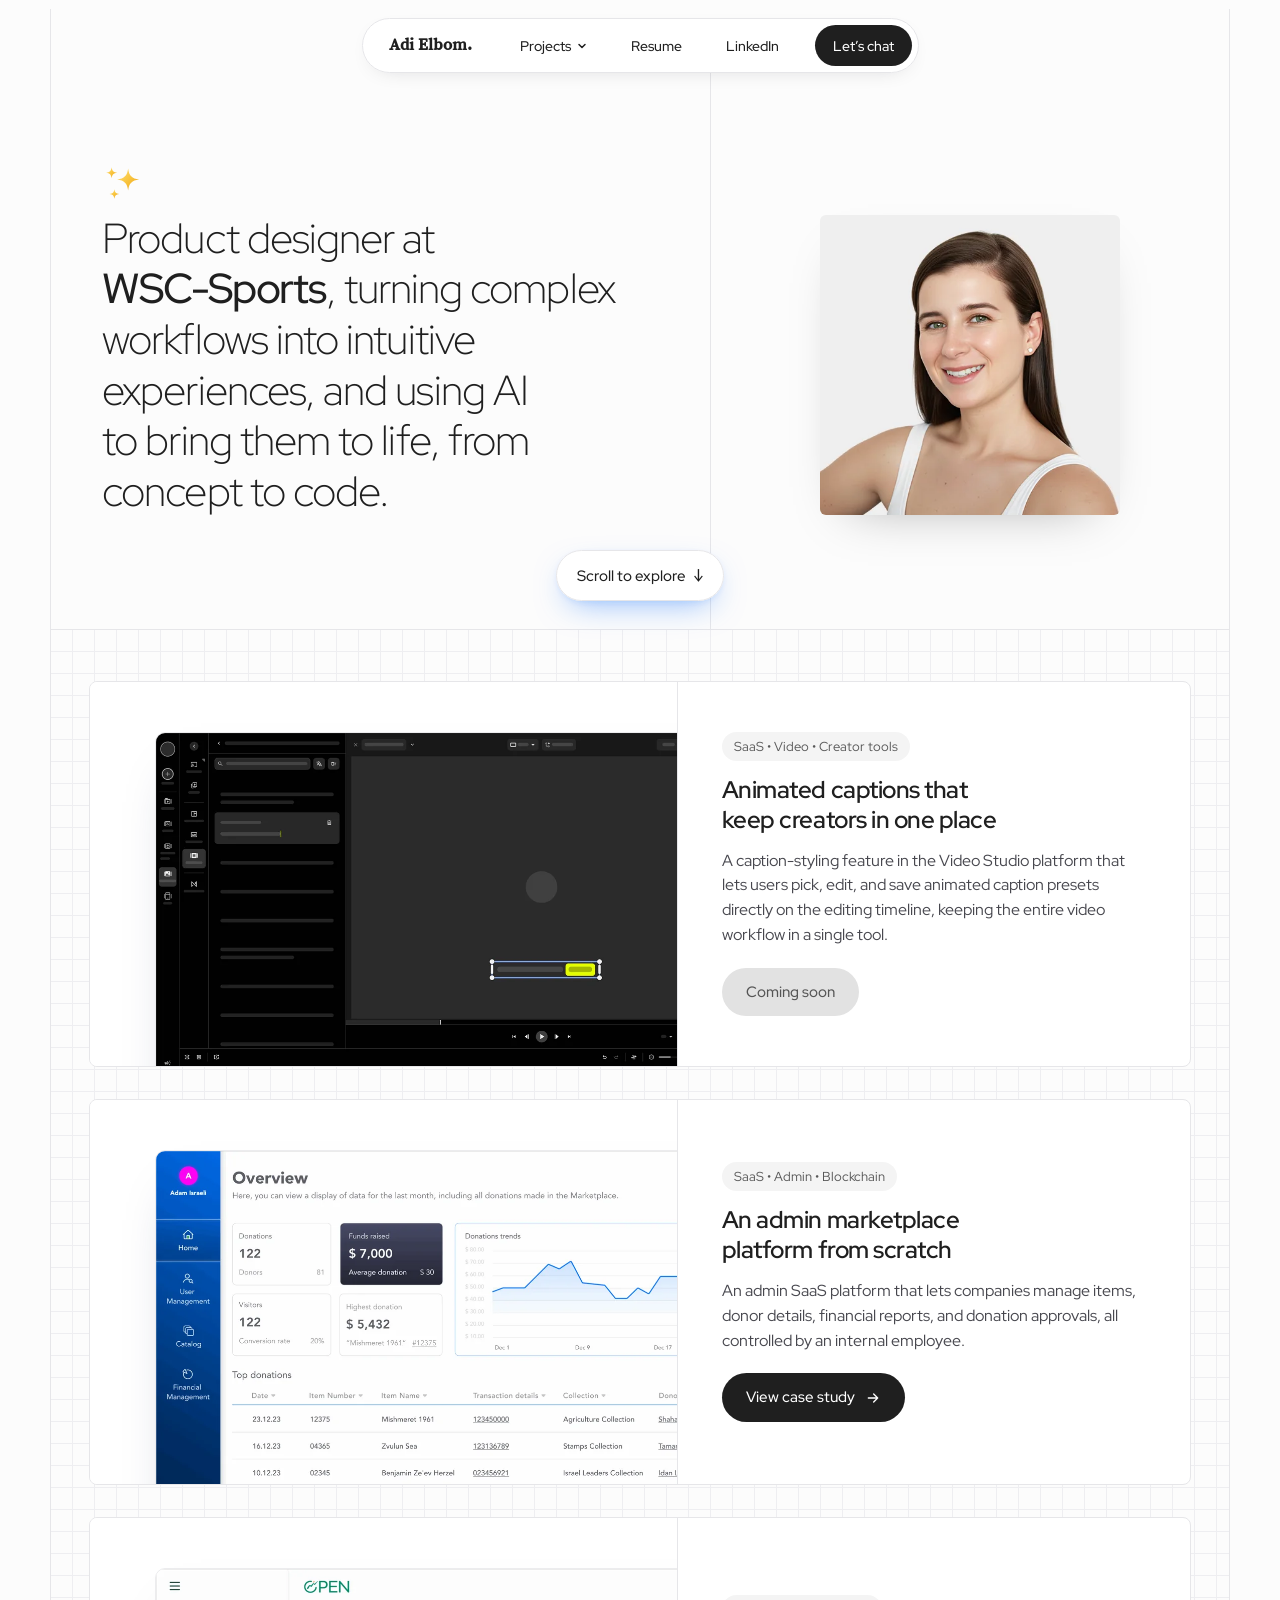
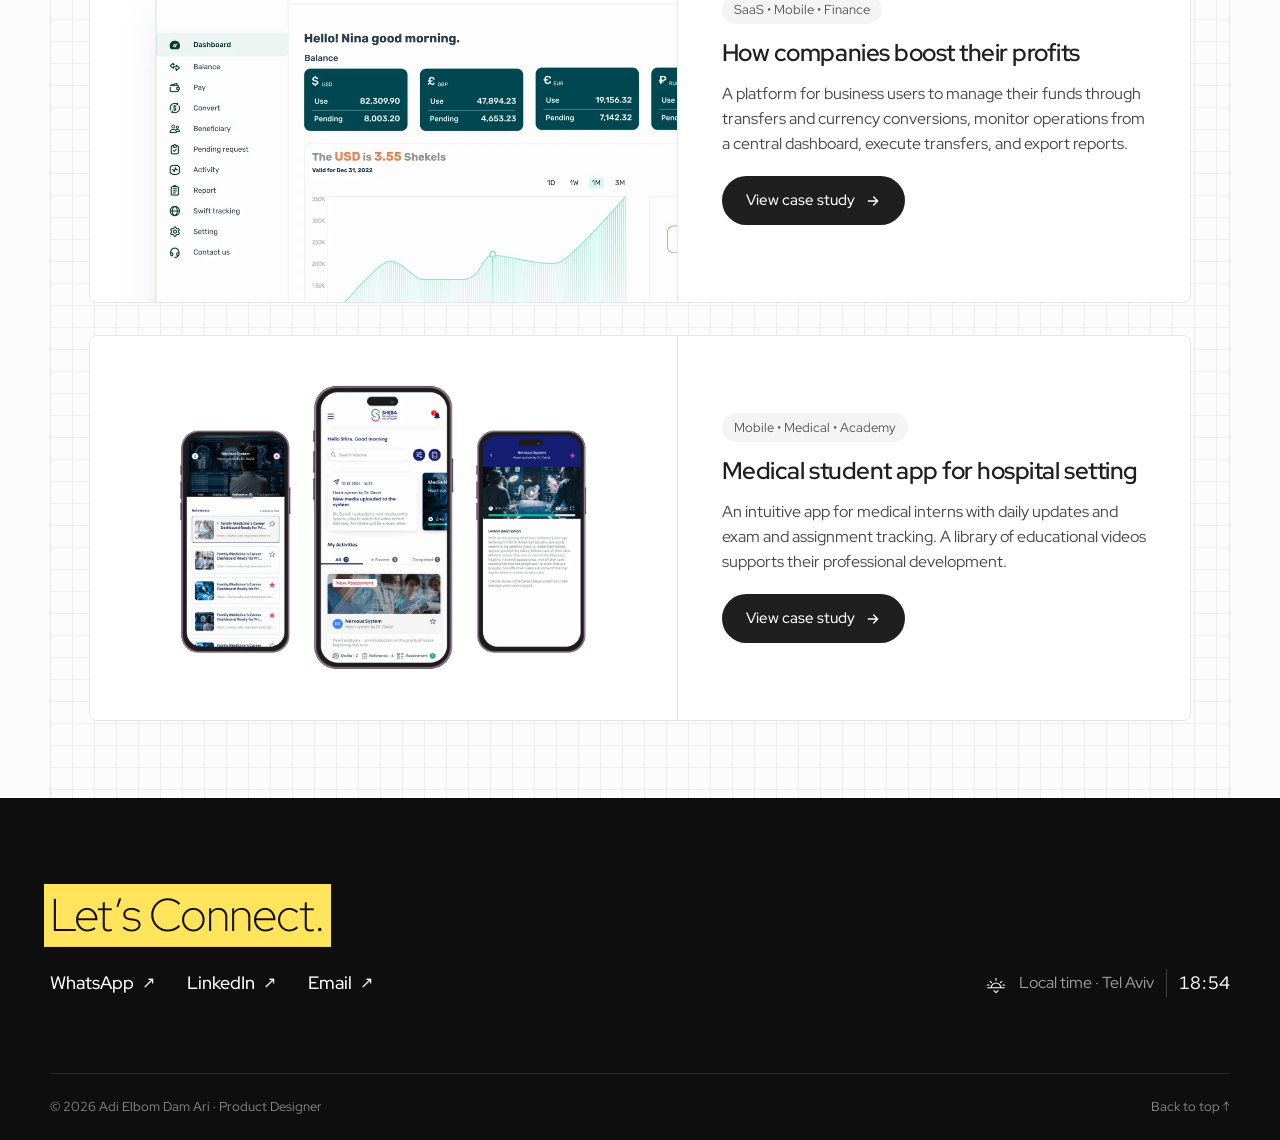
<file: index.html>
<!DOCTYPE html>
<html lang="en">
<head>
<meta charset="utf-8">
<meta name="viewport" content="width=device-width, initial-scale=1">
<title>Adi Elbom · Product Designer</title>
<meta name="description" content="Product designer at WSC-Sports, turning complex workflows into intuitive experiences, and using AI to bring them to life, from concept to code.">
<meta property="og:title" content="Adi Elbom · Product Designer">
<meta property="og:description" content="Product designer at WSC-Sports, turning complex workflows into intuitive experiences, and using AI to bring them to life, from concept to code.">
<link rel="icon" href="data:image/svg+xml,%3Csvg xmlns='http://www.w3.org/2000/svg' viewBox='0 0 64 64'%3E%3Ccircle cx='32' cy='32' r='32' fill='%231F1F1F'/%3E%3Ctext x='32' y='42' font-family='Georgia,serif' font-size='38' font-weight='700' text-anchor='middle' fill='%23fff'%3Ea%3C/text%3E%3C/svg%3E">
<link rel="preconnect" href="https://fonts.googleapis.com">
<link rel="preconnect" href="https://fonts.gstatic.com" crossorigin>
<link href="https://fonts.googleapis.com/css2?family=DM+Mono:wght@400;500&family=Red+Hat+Display:wght@300;400;500;600;700&family=Song+Myung&display=swap" rel="stylesheet">
<link rel="stylesheet" href="assets/style.css?v=a3f3da70">
</head>
<body>
<div class="navholder">
  <nav class="site" aria-label="Main">
    <a class="brand" href="">Adi Elbom.</a>
    <div class="navlinks">
      <div class="nav-dd">
        <a class="dd-trigger" href="#work" aria-haspopup="true" aria-expanded="false">Projects <svg class="chev" width="10" height="10" viewBox="0 0 10 10" aria-hidden="true"><path d="M2 3.5 5 6.5 8 3.5" fill="none" stroke="currentColor" stroke-width="1.5" stroke-linecap="round" stroke-linejoin="round"/></svg></a>
        <div class="dd" role="menu">
          <a href="nft-admin/"><span class="dd-title">Blockchain Admin Platform</span></a>
          <a href="money-transfer-platform/"><span class="dd-title">Money Transfer Platform</span></a>
          <a href="medical-students-app/"><span class="dd-title">Medical Students App</span></a>
          <span class="dd-soon"><span class="dd-title">Animated Captions <span class="dd-note">· Coming soon</span></span></span>
        </div>
      </div>
      <a href="resume.pdf" target="_blank" rel="noopener">Resume</a>
      <a class="hide-sm" href="https://www.linkedin.com/in/adi-elbom/" target="_blank" rel="noopener">LinkedIn</a>
      <a class="cta" href="https://api.whatsapp.com/send?phone=972507307688" target="_blank" rel="noopener">Let’s chat</a>
    </div>
  </nav>
</div>

<div class="home-frame">
  <section class="hero">
    <div class="hero-text">
      <div class="spark" aria-hidden="true"><svg viewBox="0 0 64 64" width="44" height="44">
        <defs><linearGradient id="gold" x1="0" y1="0" x2="1" y2="1"><stop offset="0" stop-color="#FFE27A"/><stop offset=".55" stop-color="#F8C23A"/><stop offset="1" stop-color="#E9A21F"/></linearGradient></defs>
        <path class="s s1" d="M38 8c1.4 10.6 5.4 14.6 16 16-10.6 1.4-14.6 5.4-16 16-1.4-10.6-5.4-14.6-16-16 10.6-1.4 14.6-5.4 16-16Z"/>
        <path class="s s2" d="M14 6c.7 5.3 2.7 7.3 8 8-5.3.7-7.3 2.7-8 8-.7-5.3-2.7-7.3-8-8 5.3-.7 7.3-2.7 8-8Z"/>
        <path class="s s3" d="M18 38c.6 4.6 2.4 6.4 7 7-4.6.6-6.4 2.4-7 7-.6-4.6-2.4-6.4-7-7 4.6-.6 6.4-2.4 7-7Z"/>
      </svg></div>
      <h1>Product designer at <b class="nb">WSC-Sports</b>, turning complex workflows into intuitive experiences, and using AI to bring them to life, from concept to&nbsp;code.</h1>
    </div>
    <div class="hero-photo">
      <img src="assets/img/2025/09/profile-pic-sm.webp" data-full="assets/img/2025/09/profile-pic.webp" alt="Adi Elbom" width="483" height="483">
    </div>
    <a class="scroll-btn" href="#work" id="scrollBtn">Scroll to explore <span aria-hidden="true">↓</span></a>
  </section>

  <section class="projects" id="work" aria-label="Case studies">

    <div class="card reveal" aria-disabled="true">
      <div class="card-media"><img src="assets/img/2026/10/SK-05---Apply-caption-preset_default-hover-sm.webp" data-full="assets/img/2026/10/SK-05---Apply-caption-preset_default-hover.webp" alt="Caption presets panel on the Video Studio timeline" loading="lazy" width="3840" height="2160"></div>
      <div class="card-body">
        <span class="tag">SaaS • Video • Creator tools</span>
        <h2>Animated captions that keep creators in one place</h2>
        <p>A caption-styling feature in the Video Studio platform that lets users pick, edit, and save animated caption presets directly on the editing timeline, keeping the entire video workflow in a single tool.</p>
        <span class="btn soon">Coming soon</span>
      </div>
    </div>

    <a class="card reveal" href="nft-admin/">
      <div class="card-media"><img src="assets/img/2025/10/Sarari-Dark-8889-scaled-sm.webp" data-full="assets/img/2025/10/Sarari-Dark-8889-scaled.webp" alt="Blockchain admin platform dashboard" loading="lazy"></div>
      <div class="card-body">
        <span class="tag">SaaS • Admin • Blockchain</span>
        <h2>An admin marketplace platform from scratch</h2>
        <p>An admin SaaS platform that lets companies manage items, donor details, financial reports, and donation approvals, all controlled by an internal employee.</p>
        <span class="btn">View case study <svg width="16" height="16" viewBox="0 0 24 24" fill="none" stroke="currentColor" stroke-width="2" stroke-linecap="round" stroke-linejoin="round"><path d="M5 12h14M13 6l6 6-6 6"/></svg></span>
      </div>
    </a>

    <a class="card reveal" href="money-transfer-platform/">
      <div class="card-media"><img src="assets/img/2025/10/Open-1-2-scaled-sm.webp" data-full="assets/img/2025/10/Open-1-2-scaled.webp" alt="Money transfer platform dashboard" loading="lazy"></div>
      <div class="card-body">
        <span class="tag">SaaS • Mobile • Finance</span>
        <h2>How companies boost their profits</h2>
        <p>A platform for business users to manage their funds through transfers and currency conversions, monitor operations from a central dashboard, execute transfers, and export reports.</p>
        <span class="btn">View case study <svg width="16" height="16" viewBox="0 0 24 24" fill="none" stroke="currentColor" stroke-width="2" stroke-linecap="round" stroke-linejoin="round"><path d="M5 12h14M13 6l6 6-6 6"/></svg></span>
      </div>
    </a>

    <a class="card reveal" href="medical-students-app/">
      <div class="card-media plain"><img src="assets/img/2025/10/Sarari-12-scaled-sm.webp" data-full="assets/img/2025/10/Sarari-12-scaled.webp" alt="Medical students app screens" loading="lazy"></div>
      <div class="card-body">
        <span class="tag">Mobile • Medical • Academy</span>
        <h2>Medical student app for hospital setting</h2>
        <p>An intuitive app for medical interns with daily updates and exam and assignment tracking. A library of educational videos supports their professional development.</p>
        <span class="btn">View case study <svg width="16" height="16" viewBox="0 0 24 24" fill="none" stroke="currentColor" stroke-width="2" stroke-linecap="round" stroke-linejoin="round"><path d="M5 12h14M13 6l6 6-6 6"/></svg></span>
      </div>
    </a>
  </section>
</div>
<aside class="hello-pop" id="hello-pop" role="dialog" aria-labelledby="hello-title" aria-describedby="hello-text" hidden>
  <button class="hello-close" type="button" aria-label="Close">
    <svg viewBox="0 0 24 24" width="18" height="18" aria-hidden="true"><path d="M6 6l12 12M18 6L6 18" stroke="currentColor" stroke-width="1.8" stroke-linecap="round"/></svg>
  </button>
  <div class="hello-art" aria-hidden="true">
    <svg class="hello-hi" viewBox="-6 -2 100 80" width="104" height="83">
      <path class="hi-line" pathLength="1" d="M14 58C22 50 31 34 34 20C36 12 34 8 31 9C27 10 26 18 26 28L25 62C28 50 34 42 40 42C46 42 46 48 45 54C44 60 46 63 50 62C55 60 59 52 61 44C60 52 59 58 61 62C63 64 68 62 74 55"/>
      <circle class="hi-dot" cx="62.5" cy="33" r="1.9"/>
    </svg>
  </div>
  <h2 id="hello-title">Thanks for stopping by</h2>
  <p id="hello-text">My newest projects aren’t on the site yet. If my work caught your eye, let’s talk and I’ll walk you through&nbsp;them.</p>
  <a class="hello-cta" href="https://api.whatsapp.com/send?phone=972507307688" target="_blank" rel="noopener">Let’s connect</a>
</aside>

<footer class="site-foot" id="contact">
  <div class="foot-inner">
    <div class="foot-main">
      <h2 class="foot-title reveal"><span class="hl">Let’s Connect.</span></h2>
      <div class="foot-links">
        <a href="https://api.whatsapp.com/send?phone=972507307688" target="_blank" rel="noopener">WhatsApp <span class="ext" aria-hidden="true">↗</span></a>
        <a href="https://www.linkedin.com/in/adi-elbom/" target="_blank" rel="noopener">LinkedIn <span class="ext" aria-hidden="true">↗</span></a>
        <a href="mailto:adi.elbom3@gmail.com">Email <span class="ext" aria-hidden="true">↗</span></a>
      </div>
    </div>
    <div class="clock" id="clock" aria-live="off">
        <span class="clock-icons" aria-hidden="true">
          <svg class="ci ci-sunrise" viewBox="0 0 32 32"><path d="M4 23h24M9 23a7 7 0 0 1 14 0"/><path d="M16 9v3M7.5 13.5l2 2M24.5 13.5l-2 2M3.5 19h2.5M26 19h2.5"/><path d="M13 6l3-3 3 3"/></svg>
          <svg class="ci ci-sun" viewBox="0 0 32 32"><circle cx="16" cy="16" r="5.5"/><path d="M16 3v3.5M16 25.5V29M3 16h3.5M25.5 16H29M6.8 6.8l2.5 2.5M22.7 22.7l2.5 2.5M6.8 25.2l2.5-2.5M22.7 9.3l2.5-2.5"/></svg>
          <svg class="ci ci-sunset" viewBox="0 0 32 32"><path d="M4 23h24M9 23a7 7 0 0 1 14 0"/><path d="M16 9v3M7.5 13.5l2 2M24.5 13.5l-2 2M3.5 19h2.5M26 19h2.5"/><path d="M13 27l3 3 3-3"/></svg>
          <svg class="ci ci-moon" viewBox="0 0 32 32"><path d="M21.5 20.5A9.5 9.5 0 0 1 11.5 6a10 10 0 1 0 14 13.5 9.4 9.4 0 0 1-4 1Z"/><path d="M23 5.5v3M21.5 7h3M26.5 11v2M25.5 12h2"/></svg>
        </span>
        <span class="clock-label">Local time · Tel Aviv</span>
        <span class="clock-time"><span class="hh">--</span><span class="colon">:</span><span class="mm">--</span></span>
    </div>
  </div>
  <div class="foot-bottom">
    <span>© 2026 Adi Elbom Dam Ari · Product Designer</span>
    <a href="#top" onclick="window.scrollTo({top:0,behavior:'smooth'});return false;">Back to top ↑</a>
  </div>
</footer>
<script src="assets/site.js?v=2c3eead0"></script>
</body>
</html>
</file>
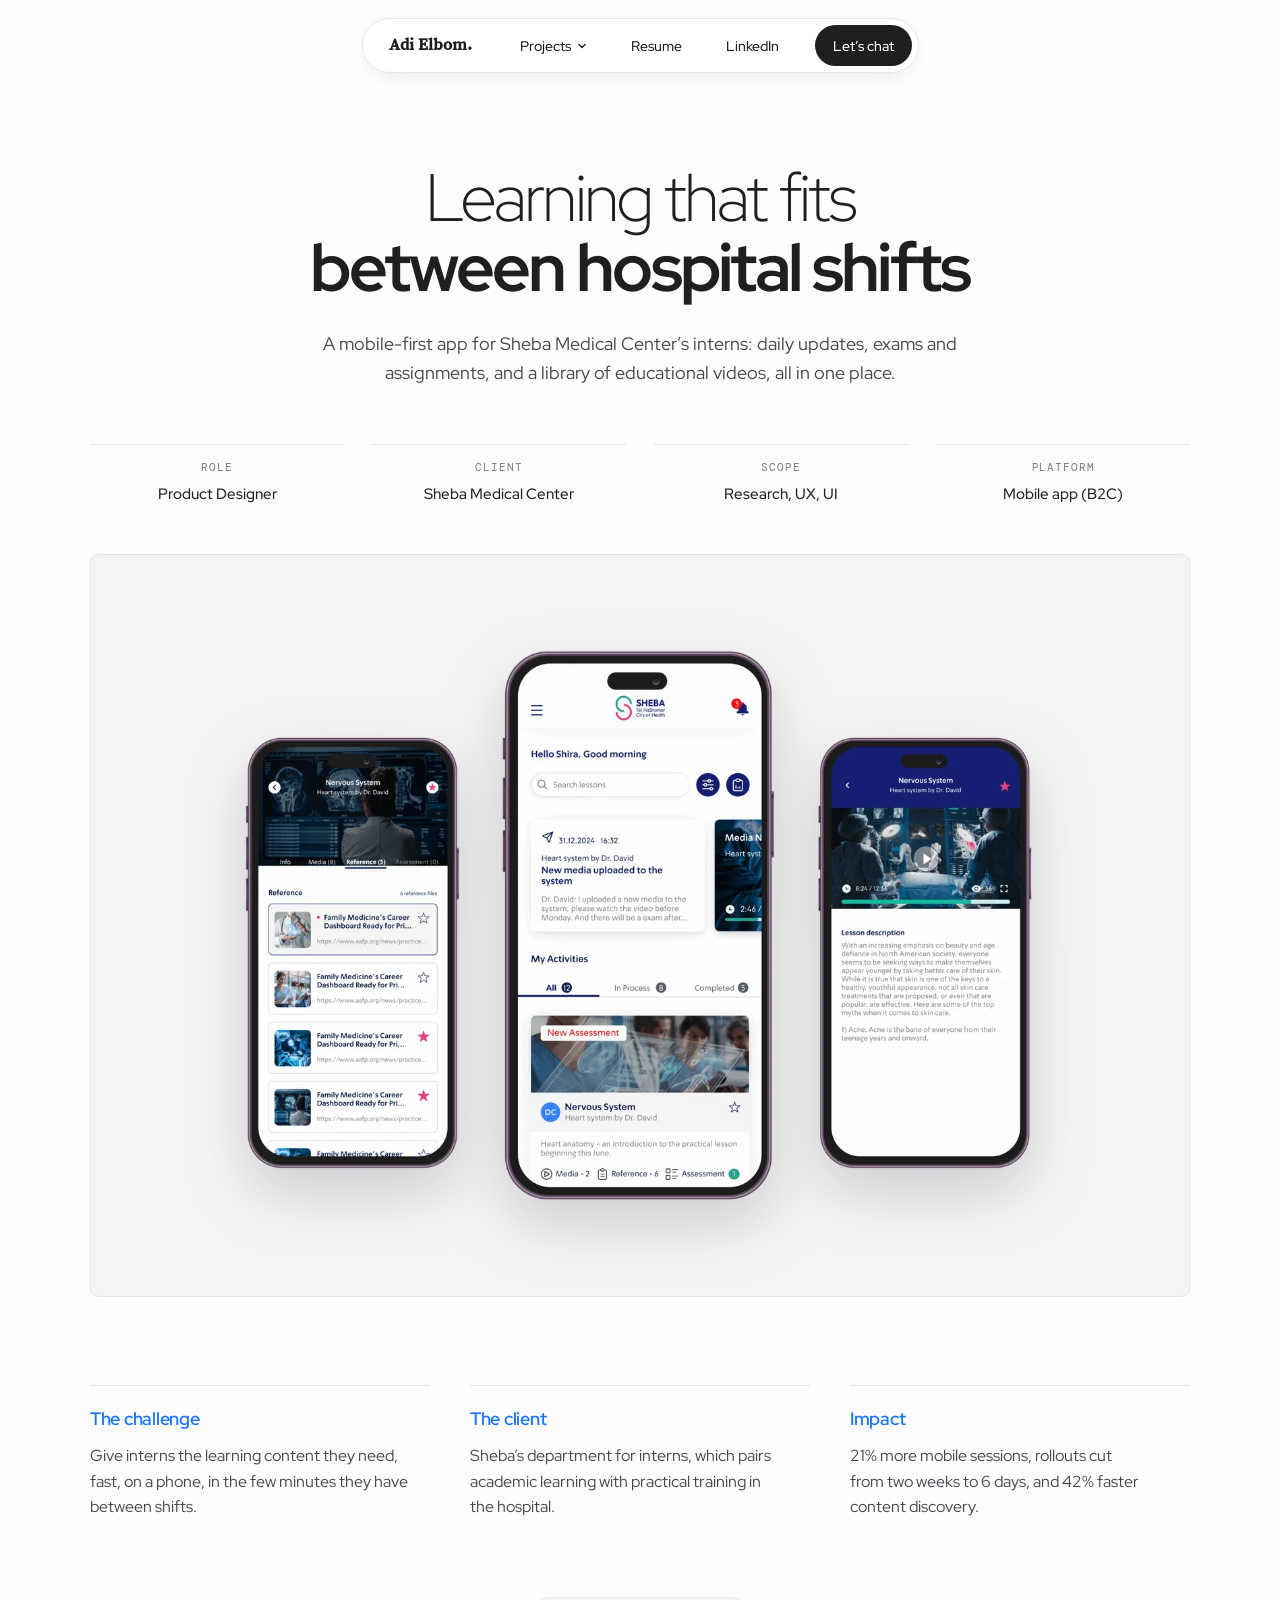
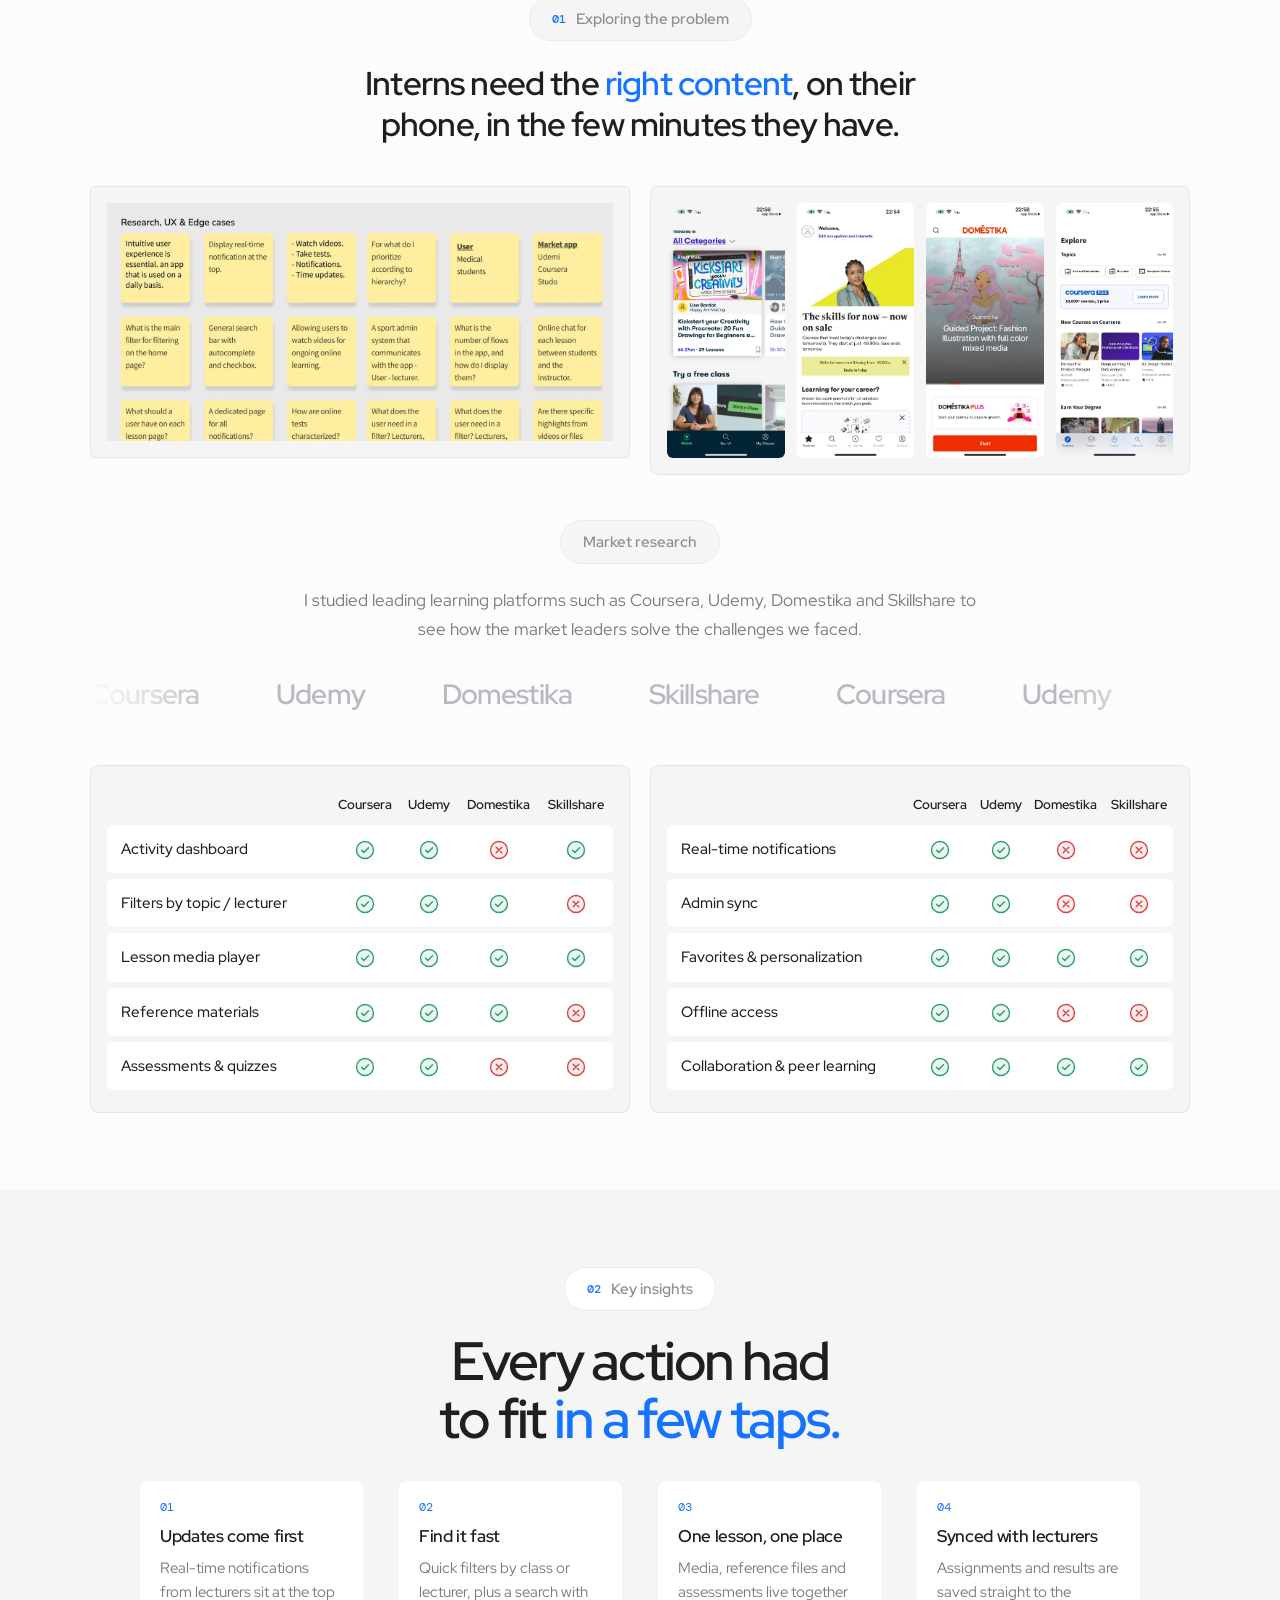
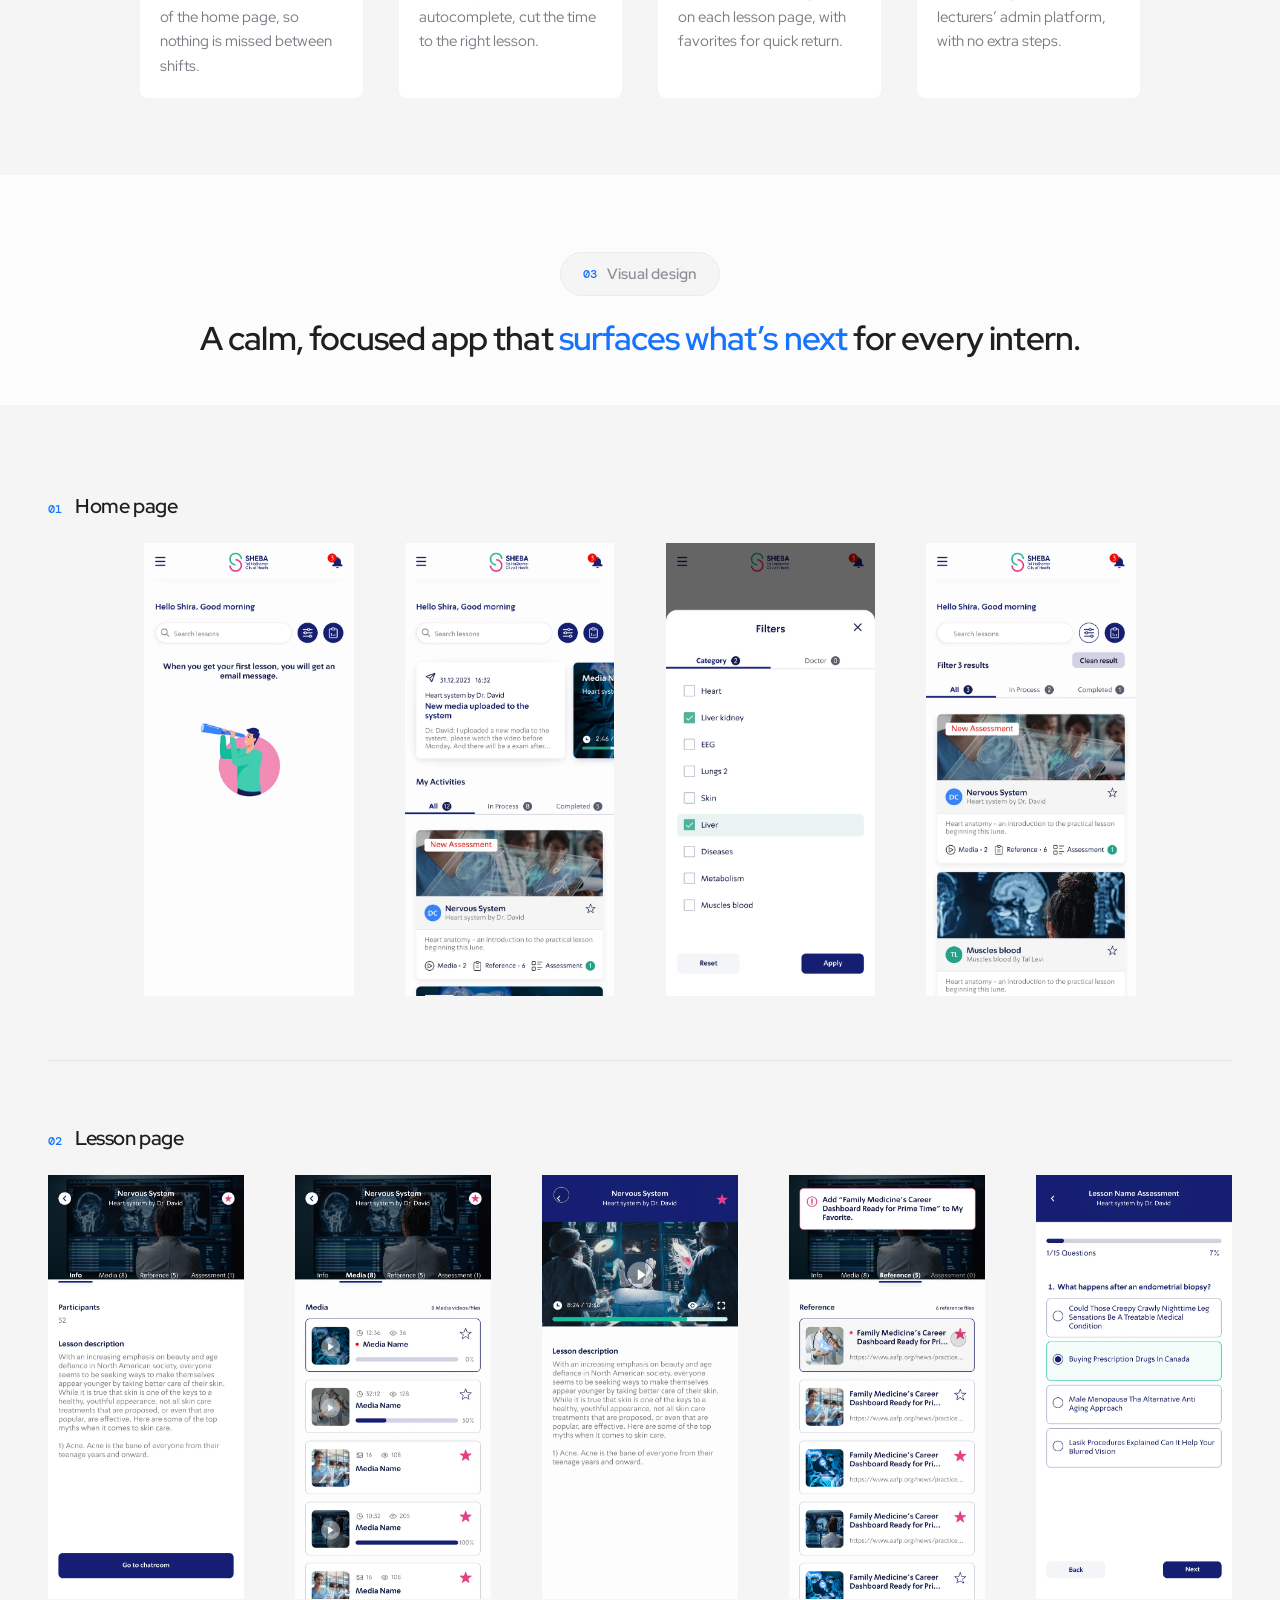
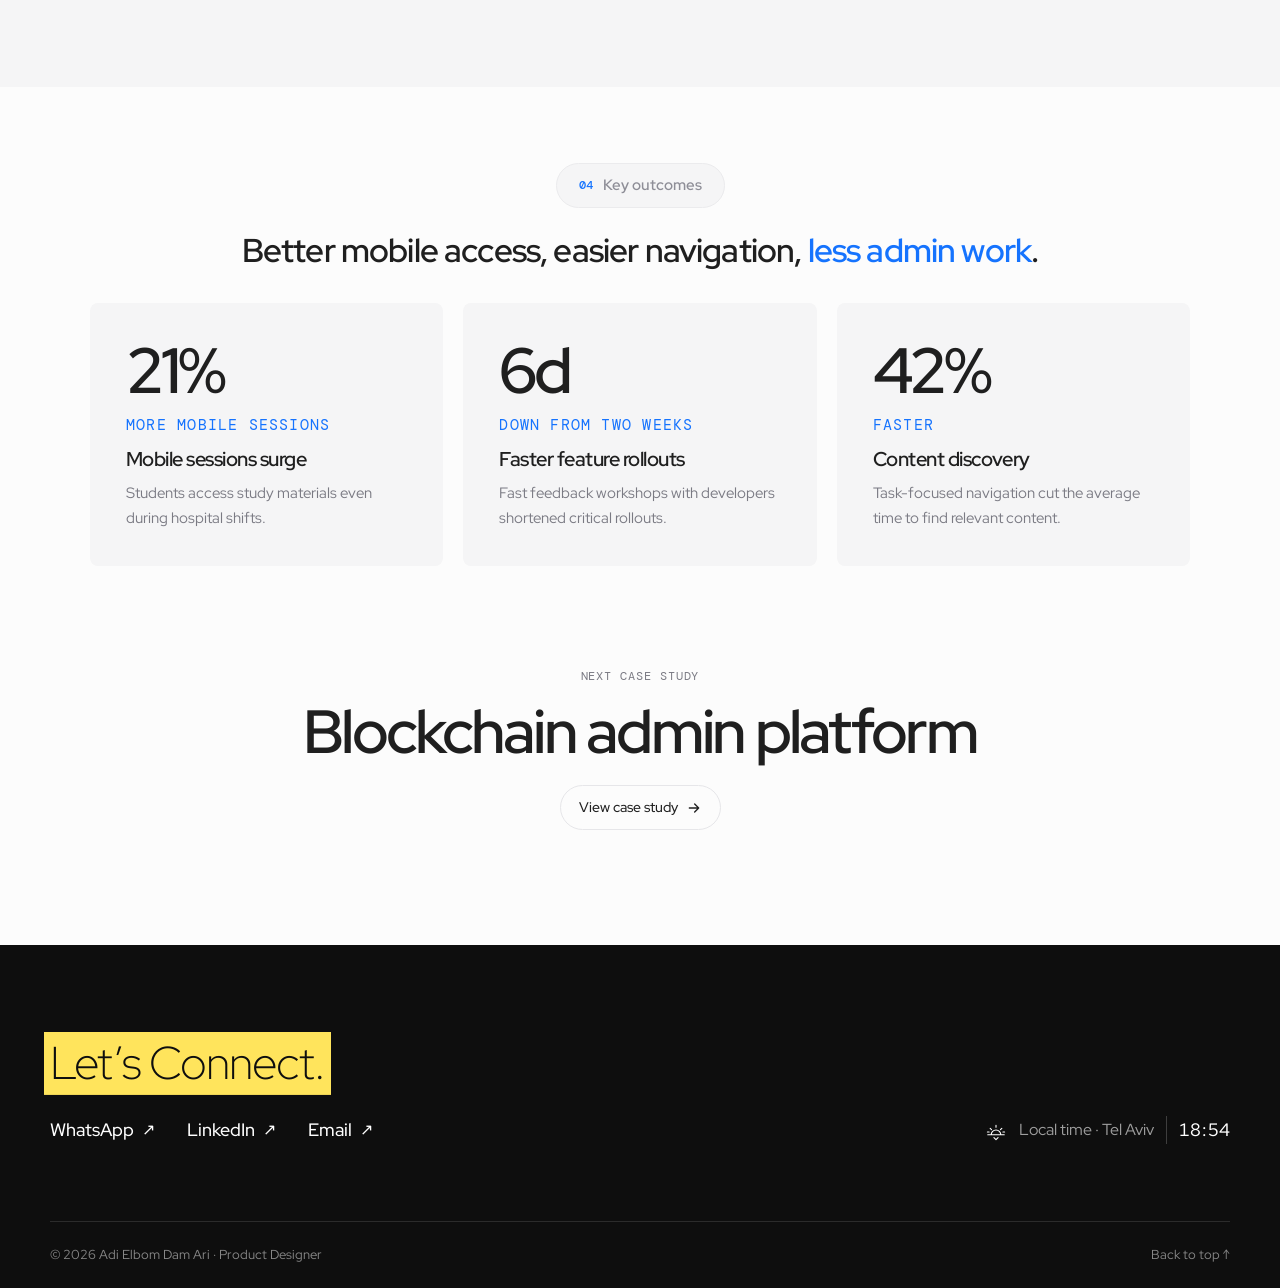
<file: medical-students-app/index.html>
<!DOCTYPE html>
<html lang="en">
<head>
<meta charset="utf-8">
<meta name="viewport" content="width=device-width, initial-scale=1">
<title>Medical Students App · Adi Elbom</title>
<meta name="description" content="Case study: a mobile-first learning app for medical interns at Sheba Medical Center.">
<meta property="og:title" content="Medical Students App · Adi Elbom">
<meta property="og:description" content="Case study: a mobile-first learning app for medical interns at Sheba Medical Center.">
<link rel="icon" href="data:image/svg+xml,%3Csvg xmlns='http://www.w3.org/2000/svg' viewBox='0 0 64 64'%3E%3Ccircle cx='32' cy='32' r='32' fill='%231F1F1F'/%3E%3Ctext x='32' y='42' font-family='Georgia,serif' font-size='38' font-weight='700' text-anchor='middle' fill='%23fff'%3Ea%3C/text%3E%3C/svg%3E">
<link rel="preconnect" href="https://fonts.googleapis.com">
<link rel="preconnect" href="https://fonts.gstatic.com" crossorigin>
<link href="https://fonts.googleapis.com/css2?family=DM+Mono:wght@400;500&family=Red+Hat+Display:wght@300;400;500;600;700&family=Song+Myung&display=swap" rel="stylesheet">
<link rel="stylesheet" href="../assets/style.css?v=a3f3da70">
</head>
<body>
<div class="navholder">
  <nav class="site" aria-label="Main">
    <a class="brand" href="../">Adi Elbom.</a>
    <div class="navlinks">
      <div class="nav-dd">
        <a class="dd-trigger current" href="../#work" aria-haspopup="true" aria-expanded="false">Projects <svg class="chev" width="10" height="10" viewBox="0 0 10 10" aria-hidden="true"><path d="M2 3.5 5 6.5 8 3.5" fill="none" stroke="currentColor" stroke-width="1.5" stroke-linecap="round" stroke-linejoin="round"/></svg></a>
        <div class="dd" role="menu">
          <a href="../nft-admin/"><span class="dd-title">Blockchain Admin Platform</span></a>
          <a href="../money-transfer-platform/"><span class="dd-title">Money Transfer Platform</span></a>
          <a href="../medical-students-app/" aria-current="page" class="is-current"><span class="dd-title">Medical Students App</span></a>
          <span class="dd-soon"><span class="dd-title">Animated Captions <span class="dd-note">· Coming soon</span></span></span>
        </div>
      </div>
      <a href="../resume.pdf" target="_blank" rel="noopener">Resume</a>
      <a class="hide-sm" href="https://www.linkedin.com/in/adi-elbom/" target="_blank" rel="noopener">LinkedIn</a>
      <a class="cta" href="https://api.whatsapp.com/send?phone=972507307688" target="_blank" rel="noopener">Let’s chat</a>
    </div>
  </nav>
</div>

<main class="wrap">
  <header class="cs-head">
    <h1><span class="lt">Learning that fits</span> <b>between hospital shifts</b></h1>
    <p class="lede">A mobile-first app for Sheba Medical Center’s interns: daily updates, exams and assignments, and a library of educational videos, all in one place.</p>
    <dl class="meta">
      <div><dt>Role</dt><dd>Product Designer</dd></div>
      <div><dt>Client</dt><dd>Sheba Medical Center</dd></div>
      <div><dt>Scope</dt><dd>Research, UX, UI</dd></div>
      <div><dt>Platform</dt><dd>Mobile app (B2C)</dd></div>
    </dl>
  </header>

  <figure class="hero-shot phones-hero"><img src="../assets/img/2025/10/Sarari-12-scaled-sm.webp" data-full="../assets/img/2025/10/Sarari-12-scaled.webp" alt="Medical students app, three key screens" width="2560" height="1746"></figure>

  <section class="tldr">
    <article><p class="eyebrow">The challenge</p><p>Give interns the learning content they need, fast, on a phone, in the few minutes they have between shifts.</p></article>
    <article><p class="eyebrow">The client</p><p>Sheba’s department for interns, which pairs academic learning with practical training in the hospital.</p></article>
    <article><p class="eyebrow">Impact</p><p>21% more mobile sessions, rollouts cut from two weeks to 6 days, and 42% faster content discovery.</p></article>
  </section>

  <div class="story">
    <section class="chapter reveal">
      <p class="pill"><span class="n" aria-hidden="true"></span>Exploring the problem</p>
      <p class="statement">Interns need the <em>right content</em>, on their phone, in the few minutes they have.</p>
      <div class="duo">
        <img src="../assets/img/2025/10/Frame-1243666-scaled-sm.webp" data-full="../assets/img/2025/10/Frame-1243666-scaled.webp" alt="Research board: questions, UX and edge cases" loading="lazy">
        <div class="mini-phones"><img src="../assets/img/2025/05/IMG_8739-sm.webp" data-full="../assets/img/2025/05/IMG_8739.webp" alt="Reference app screen" loading="lazy"><img src="../assets/img/2025/05/IMG_8737-sm.webp" data-full="../assets/img/2025/05/IMG_8737.webp" alt="Reference app screen" loading="lazy"><img src="../assets/img/2025/05/IMG_8742-sm.webp" data-full="../assets/img/2025/05/IMG_8742.webp" alt="Reference app screen" loading="lazy"><img src="../assets/img/2025/05/IMG_8738-sm.webp" data-full="../assets/img/2025/05/IMG_8738.webp" alt="Reference app screen" loading="lazy"></div>
      </div>
    </section>

    <section class="chapter sub reveal">
      <p class="pill">Market research</p>
      <p class="support">I studied leading learning platforms such as Coursera, Udemy, Domestika and Skillshare to see how the market leaders solve the challenges we faced.</p>
      <div class="marquee" aria-label="Platforms we studied: Coursera, Udemy, Domestika, Skillshare"><div class="marquee-track" aria-hidden="true"><span>Coursera</span><span>Udemy</span><span>Domestika</span><span>Skillshare</span><span>Coursera</span><span>Udemy</span><span>Domestika</span><span>Skillshare</span><span>Coursera</span><span>Udemy</span><span>Domestika</span><span>Skillshare</span><span>Coursera</span><span>Udemy</span><span>Domestika</span><span>Skillshare</span></div></div>
      <div class="cmp-grid"><div class="cmp-card"><table class="cmp"><thead><tr><th></th><th>Coursera</th><th>Udemy</th><th>Domestika</th><th>Skillshare</th></tr></thead><tbody><tr><th scope="row">Activity dashboard</th><td class="y" aria-label="Yes"><svg viewBox="0 0 20 20"><circle cx="10" cy="10" r="8.5"/><path d="M6.5 10.2l2.3 2.3 4.7-4.8"/></svg></td><td class="y" aria-label="Yes"><svg viewBox="0 0 20 20"><circle cx="10" cy="10" r="8.5"/><path d="M6.5 10.2l2.3 2.3 4.7-4.8"/></svg></td><td class="n" aria-label="No"><svg viewBox="0 0 20 20"><circle cx="10" cy="10" r="8.5"/><path d="M7.2 7.2l5.6 5.6M12.8 7.2l-5.6 5.6"/></svg></td><td class="y" aria-label="Yes"><svg viewBox="0 0 20 20"><circle cx="10" cy="10" r="8.5"/><path d="M6.5 10.2l2.3 2.3 4.7-4.8"/></svg></td></tr><tr><th scope="row">Filters by topic / lecturer</th><td class="y" aria-label="Yes"><svg viewBox="0 0 20 20"><circle cx="10" cy="10" r="8.5"/><path d="M6.5 10.2l2.3 2.3 4.7-4.8"/></svg></td><td class="y" aria-label="Yes"><svg viewBox="0 0 20 20"><circle cx="10" cy="10" r="8.5"/><path d="M6.5 10.2l2.3 2.3 4.7-4.8"/></svg></td><td class="y" aria-label="Yes"><svg viewBox="0 0 20 20"><circle cx="10" cy="10" r="8.5"/><path d="M6.5 10.2l2.3 2.3 4.7-4.8"/></svg></td><td class="n" aria-label="No"><svg viewBox="0 0 20 20"><circle cx="10" cy="10" r="8.5"/><path d="M7.2 7.2l5.6 5.6M12.8 7.2l-5.6 5.6"/></svg></td></tr><tr><th scope="row">Lesson media player</th><td class="y" aria-label="Yes"><svg viewBox="0 0 20 20"><circle cx="10" cy="10" r="8.5"/><path d="M6.5 10.2l2.3 2.3 4.7-4.8"/></svg></td><td class="y" aria-label="Yes"><svg viewBox="0 0 20 20"><circle cx="10" cy="10" r="8.5"/><path d="M6.5 10.2l2.3 2.3 4.7-4.8"/></svg></td><td class="y" aria-label="Yes"><svg viewBox="0 0 20 20"><circle cx="10" cy="10" r="8.5"/><path d="M6.5 10.2l2.3 2.3 4.7-4.8"/></svg></td><td class="y" aria-label="Yes"><svg viewBox="0 0 20 20"><circle cx="10" cy="10" r="8.5"/><path d="M6.5 10.2l2.3 2.3 4.7-4.8"/></svg></td></tr><tr><th scope="row">Reference materials</th><td class="y" aria-label="Yes"><svg viewBox="0 0 20 20"><circle cx="10" cy="10" r="8.5"/><path d="M6.5 10.2l2.3 2.3 4.7-4.8"/></svg></td><td class="y" aria-label="Yes"><svg viewBox="0 0 20 20"><circle cx="10" cy="10" r="8.5"/><path d="M6.5 10.2l2.3 2.3 4.7-4.8"/></svg></td><td class="y" aria-label="Yes"><svg viewBox="0 0 20 20"><circle cx="10" cy="10" r="8.5"/><path d="M6.5 10.2l2.3 2.3 4.7-4.8"/></svg></td><td class="n" aria-label="No"><svg viewBox="0 0 20 20"><circle cx="10" cy="10" r="8.5"/><path d="M7.2 7.2l5.6 5.6M12.8 7.2l-5.6 5.6"/></svg></td></tr><tr><th scope="row">Assessments &amp; quizzes</th><td class="y" aria-label="Yes"><svg viewBox="0 0 20 20"><circle cx="10" cy="10" r="8.5"/><path d="M6.5 10.2l2.3 2.3 4.7-4.8"/></svg></td><td class="y" aria-label="Yes"><svg viewBox="0 0 20 20"><circle cx="10" cy="10" r="8.5"/><path d="M6.5 10.2l2.3 2.3 4.7-4.8"/></svg></td><td class="n" aria-label="No"><svg viewBox="0 0 20 20"><circle cx="10" cy="10" r="8.5"/><path d="M7.2 7.2l5.6 5.6M12.8 7.2l-5.6 5.6"/></svg></td><td class="n" aria-label="No"><svg viewBox="0 0 20 20"><circle cx="10" cy="10" r="8.5"/><path d="M7.2 7.2l5.6 5.6M12.8 7.2l-5.6 5.6"/></svg></td></tr></tbody></table></div><div class="cmp-card"><table class="cmp"><thead><tr><th></th><th>Coursera</th><th>Udemy</th><th>Domestika</th><th>Skillshare</th></tr></thead><tbody><tr><th scope="row">Real-time notifications</th><td class="y" aria-label="Yes"><svg viewBox="0 0 20 20"><circle cx="10" cy="10" r="8.5"/><path d="M6.5 10.2l2.3 2.3 4.7-4.8"/></svg></td><td class="y" aria-label="Yes"><svg viewBox="0 0 20 20"><circle cx="10" cy="10" r="8.5"/><path d="M6.5 10.2l2.3 2.3 4.7-4.8"/></svg></td><td class="n" aria-label="No"><svg viewBox="0 0 20 20"><circle cx="10" cy="10" r="8.5"/><path d="M7.2 7.2l5.6 5.6M12.8 7.2l-5.6 5.6"/></svg></td><td class="n" aria-label="No"><svg viewBox="0 0 20 20"><circle cx="10" cy="10" r="8.5"/><path d="M7.2 7.2l5.6 5.6M12.8 7.2l-5.6 5.6"/></svg></td></tr><tr><th scope="row">Admin sync</th><td class="y" aria-label="Yes"><svg viewBox="0 0 20 20"><circle cx="10" cy="10" r="8.5"/><path d="M6.5 10.2l2.3 2.3 4.7-4.8"/></svg></td><td class="y" aria-label="Yes"><svg viewBox="0 0 20 20"><circle cx="10" cy="10" r="8.5"/><path d="M6.5 10.2l2.3 2.3 4.7-4.8"/></svg></td><td class="n" aria-label="No"><svg viewBox="0 0 20 20"><circle cx="10" cy="10" r="8.5"/><path d="M7.2 7.2l5.6 5.6M12.8 7.2l-5.6 5.6"/></svg></td><td class="n" aria-label="No"><svg viewBox="0 0 20 20"><circle cx="10" cy="10" r="8.5"/><path d="M7.2 7.2l5.6 5.6M12.8 7.2l-5.6 5.6"/></svg></td></tr><tr><th scope="row">Favorites &amp; personalization</th><td class="y" aria-label="Yes"><svg viewBox="0 0 20 20"><circle cx="10" cy="10" r="8.5"/><path d="M6.5 10.2l2.3 2.3 4.7-4.8"/></svg></td><td class="y" aria-label="Yes"><svg viewBox="0 0 20 20"><circle cx="10" cy="10" r="8.5"/><path d="M6.5 10.2l2.3 2.3 4.7-4.8"/></svg></td><td class="y" aria-label="Yes"><svg viewBox="0 0 20 20"><circle cx="10" cy="10" r="8.5"/><path d="M6.5 10.2l2.3 2.3 4.7-4.8"/></svg></td><td class="y" aria-label="Yes"><svg viewBox="0 0 20 20"><circle cx="10" cy="10" r="8.5"/><path d="M6.5 10.2l2.3 2.3 4.7-4.8"/></svg></td></tr><tr><th scope="row">Offline access</th><td class="y" aria-label="Yes"><svg viewBox="0 0 20 20"><circle cx="10" cy="10" r="8.5"/><path d="M6.5 10.2l2.3 2.3 4.7-4.8"/></svg></td><td class="y" aria-label="Yes"><svg viewBox="0 0 20 20"><circle cx="10" cy="10" r="8.5"/><path d="M6.5 10.2l2.3 2.3 4.7-4.8"/></svg></td><td class="n" aria-label="No"><svg viewBox="0 0 20 20"><circle cx="10" cy="10" r="8.5"/><path d="M7.2 7.2l5.6 5.6M12.8 7.2l-5.6 5.6"/></svg></td><td class="n" aria-label="No"><svg viewBox="0 0 20 20"><circle cx="10" cy="10" r="8.5"/><path d="M7.2 7.2l5.6 5.6M12.8 7.2l-5.6 5.6"/></svg></td></tr><tr><th scope="row">Collaboration &amp; peer learning</th><td class="y" aria-label="Yes"><svg viewBox="0 0 20 20"><circle cx="10" cy="10" r="8.5"/><path d="M6.5 10.2l2.3 2.3 4.7-4.8"/></svg></td><td class="y" aria-label="Yes"><svg viewBox="0 0 20 20"><circle cx="10" cy="10" r="8.5"/><path d="M6.5 10.2l2.3 2.3 4.7-4.8"/></svg></td><td class="y" aria-label="Yes"><svg viewBox="0 0 20 20"><circle cx="10" cy="10" r="8.5"/><path d="M6.5 10.2l2.3 2.3 4.7-4.8"/></svg></td><td class="y" aria-label="Yes"><svg viewBox="0 0 20 20"><circle cx="10" cy="10" r="8.5"/><path d="M6.5 10.2l2.3 2.3 4.7-4.8"/></svg></td></tr></tbody></table></div></div>
    </section>

    <section class="chapter band reveal">
      <p class="pill"><span class="n" aria-hidden="true"></span>Key insights</p>
      <p class="statement big">Every action had to fit <em>in a few taps.</em></p>
      <ul class="trio" style="--cols:4">
        <li><h3>Updates come first</h3><p>Real-time notifications from lecturers sit at the top of the home page, so nothing is missed between shifts.</p></li>
        <li><h3>Find it fast</h3><p>Quick filters by class or lecturer, plus a search with autocomplete, cut the time to the right lesson.</p></li>
        <li><h3>One lesson, one place</h3><p>Media, reference files and assessments live together on each lesson page, with favorites for quick return.</p></li>
        <li><h3>Synced with lecturers</h3><p>Assignments and results are saved straight to the lecturers’ admin platform, with no extra steps.</p></li>
      </ul>
    </section>

    <section class="chapter reveal">
      <p class="pill"><span class="n" aria-hidden="true"></span>Visual design</p>
      <p class="statement">A calm, focused app that <em>surfaces what’s next</em> for every intern.</p>
      <div class="features">
        <article class="feature">
          <div class="feature-text"><h3><span class="fn">01</span>Home page</h3></div>
          <div class="feature-shots phones-shots" style="--n:4"><img src="../assets/img/2025/06/2-sm.webp" data-full="../assets/img/2025/06/2.webp" alt="Home page" loading="lazy"><img src="../assets/img/2025/06/Homepage-All1-sm.webp" data-full="../assets/img/2025/06/Homepage-All1.webp" alt="Home page, all activities" loading="lazy"><img src="../assets/img/2025/06/Homepage-All1-1-sm.webp" data-full="../assets/img/2025/06/Homepage-All1-1.webp" alt="Home page, filtered" loading="lazy"><img src="../assets/img/2025/05/Homepage-All1-1-sm.webp" data-full="../assets/img/2025/05/Homepage-All1-1.webp" alt="Home page, details" loading="lazy"></div>
        </article>
        <article class="feature">
          <div class="feature-text"><h3><span class="fn">02</span>Lesson page</h3></div>
          <div class="feature-shots phones-shots" style="--n:5"><img src="../assets/img/2025/06/1-sm.webp" data-full="../assets/img/2025/06/1.webp" alt="Lesson page" loading="lazy"><img src="../assets/img/2025/06/dd-sm.webp" data-full="../assets/img/2025/06/dd.webp" alt="Lesson video" loading="lazy"><img src="../assets/img/2025/05/Lesson-page-Media-details-sm.webp" data-full="../assets/img/2025/05/Lesson-page-Media-details.webp" alt="Lesson media details" loading="lazy"><img src="../assets/img/2025/06/Lesson-page-Reference-sm.webp" data-full="../assets/img/2025/06/Lesson-page-Reference.webp" alt="Reference files" loading="lazy"><img src="../assets/img/2025/06/Lesson-page-Exam-details-chose-answer-sm.webp" data-full="../assets/img/2025/06/Lesson-page-Exam-details-chose-answer.webp" alt="Lesson assessment" loading="lazy"></div>
        </article>
      </div>
    </section>

    <section class="chapter reveal">
      <p class="pill"><span class="n" aria-hidden="true"></span>Key outcomes</p>
      <p class="statement">Better mobile access, easier navigation, <em>less admin work</em>.</p>
      <ul class="results">
        <li><span class="big-num">21%</span><p class="eyebrow">More mobile sessions</p><h3>Mobile sessions surge</h3><p>Students access study materials even during hospital shifts.</p></li>
        <li><span class="big-num">6d</span><p class="eyebrow">Down from two weeks</p><h3>Faster feature rollouts</h3><p>Fast feedback workshops with developers shortened critical rollouts.</p></li>
        <li><span class="big-num">42%</span><p class="eyebrow">Faster</p><h3>Content discovery</h3><p>Task-focused navigation cut the average time to find relevant content.</p></li>
      </ul>
    </section>
  </div>

  <a class="next reveal" href="../nft-admin/">
    <span class="eyebrow">Next case study</span>
    <span class="title">Blockchain admin platform</span>
    <span class="go">View case study <svg width="16" height="16" viewBox="0 0 24 24" fill="none" stroke="currentColor" stroke-width="2" stroke-linecap="round" stroke-linejoin="round"><path d="M5 12h14M13 6l6 6-6 6"/></svg></span>
  </a>
</main>

<footer class="site-foot" id="contact">
  <div class="foot-inner">
    <div class="foot-main">
      <h2 class="foot-title reveal"><span class="hl">Let’s Connect.</span></h2>
      <div class="foot-links">
        <a href="https://api.whatsapp.com/send?phone=972507307688" target="_blank" rel="noopener">WhatsApp <span class="ext" aria-hidden="true">↗</span></a>
        <a href="https://www.linkedin.com/in/adi-elbom/" target="_blank" rel="noopener">LinkedIn <span class="ext" aria-hidden="true">↗</span></a>
        <a href="mailto:adi.elbom3@gmail.com">Email <span class="ext" aria-hidden="true">↗</span></a>
      </div>
    </div>
    <div class="clock" id="clock" aria-live="off">
        <span class="clock-icons" aria-hidden="true">
          <svg class="ci ci-sunrise" viewBox="0 0 32 32"><path d="M4 23h24M9 23a7 7 0 0 1 14 0"/><path d="M16 9v3M7.5 13.5l2 2M24.5 13.5l-2 2M3.5 19h2.5M26 19h2.5"/><path d="M13 6l3-3 3 3"/></svg>
          <svg class="ci ci-sun" viewBox="0 0 32 32"><circle cx="16" cy="16" r="5.5"/><path d="M16 3v3.5M16 25.5V29M3 16h3.5M25.5 16H29M6.8 6.8l2.5 2.5M22.7 22.7l2.5 2.5M6.8 25.2l2.5-2.5M22.7 9.3l2.5-2.5"/></svg>
          <svg class="ci ci-sunset" viewBox="0 0 32 32"><path d="M4 23h24M9 23a7 7 0 0 1 14 0"/><path d="M16 9v3M7.5 13.5l2 2M24.5 13.5l-2 2M3.5 19h2.5M26 19h2.5"/><path d="M13 27l3 3 3-3"/></svg>
          <svg class="ci ci-moon" viewBox="0 0 32 32"><path d="M21.5 20.5A9.5 9.5 0 0 1 11.5 6a10 10 0 1 0 14 13.5 9.4 9.4 0 0 1-4 1Z"/><path d="M23 5.5v3M21.5 7h3M26.5 11v2M25.5 12h2"/></svg>
        </span>
        <span class="clock-label">Local time · Tel Aviv</span>
        <span class="clock-time"><span class="hh">--</span><span class="colon">:</span><span class="mm">--</span></span>
    </div>
  </div>
  <div class="foot-bottom">
    <span>© 2026 Adi Elbom Dam Ari · Product Designer</span>
    <a href="#top" onclick="window.scrollTo({top:0,behavior:'smooth'});return false;">Back to top ↑</a>
  </div>
</footer>
<script src="../assets/site.js?v=2c3eead0"></script>
</body>
</html>
</file>
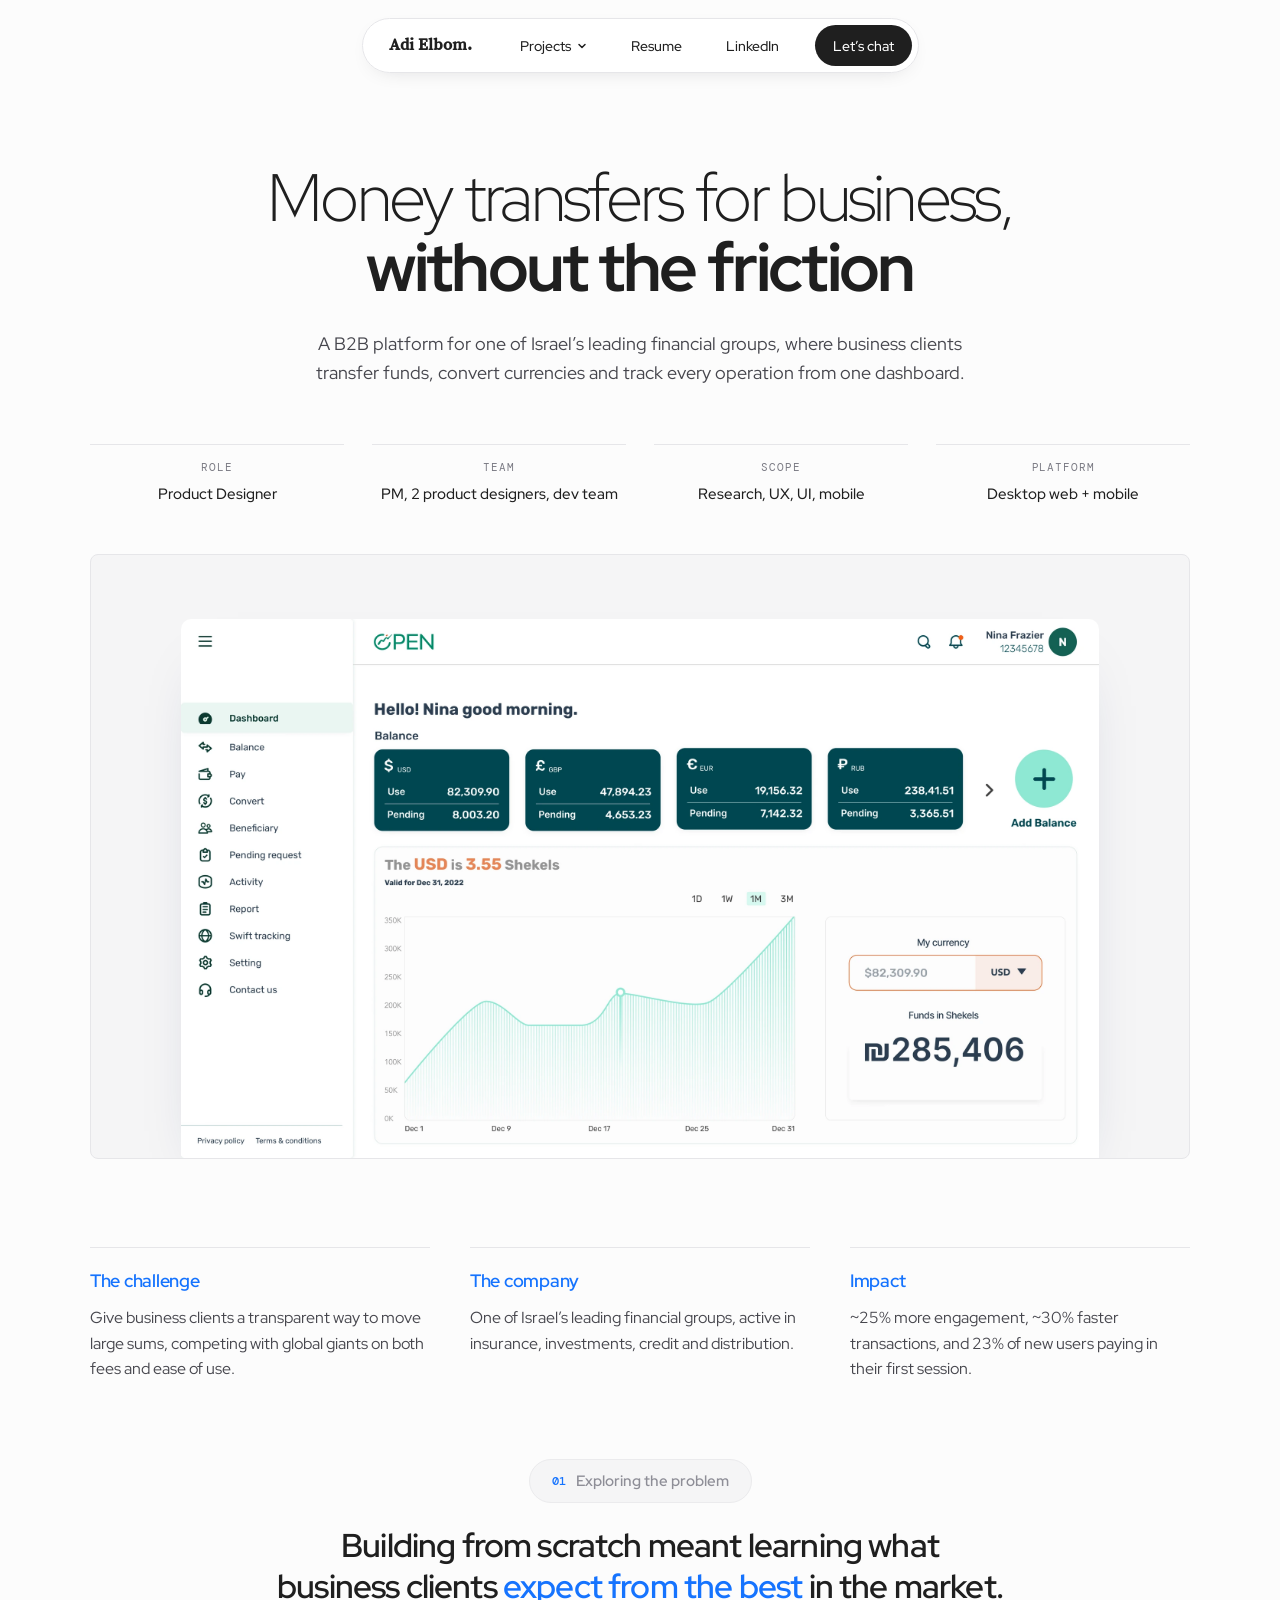
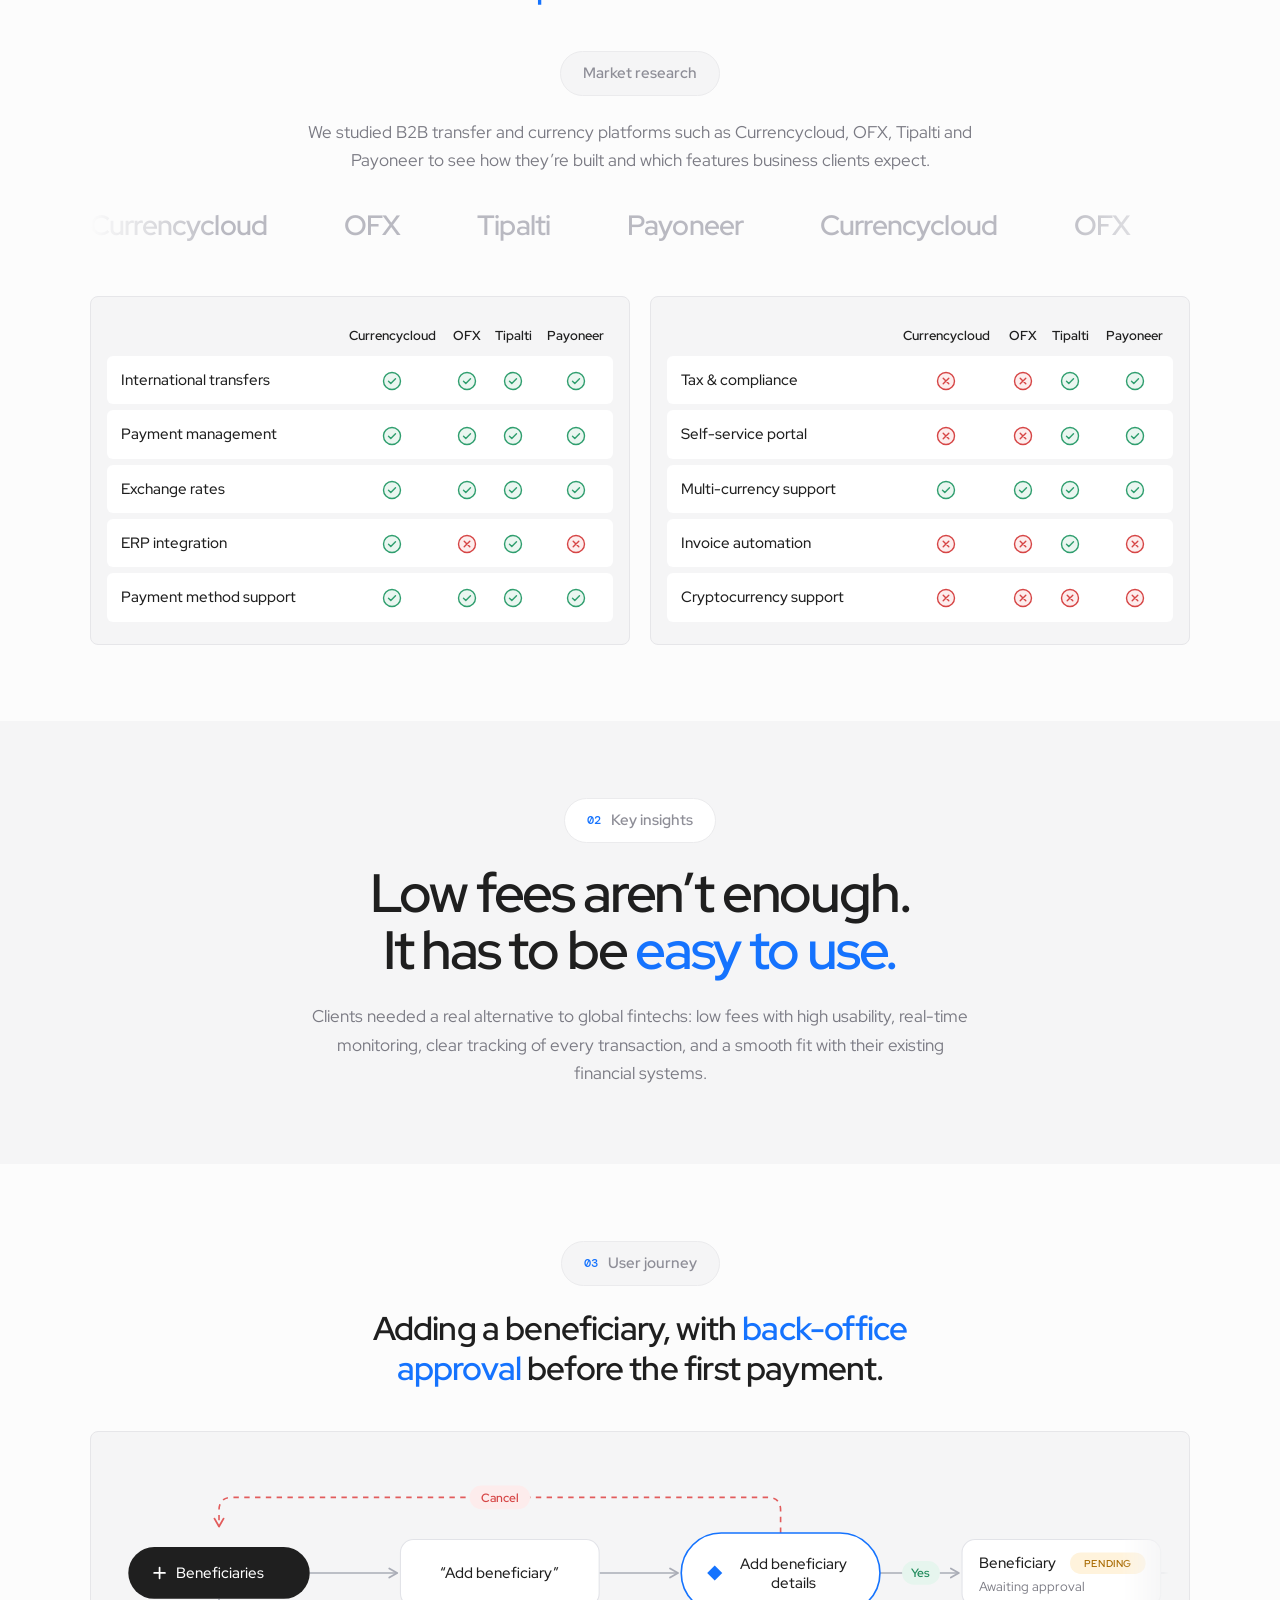
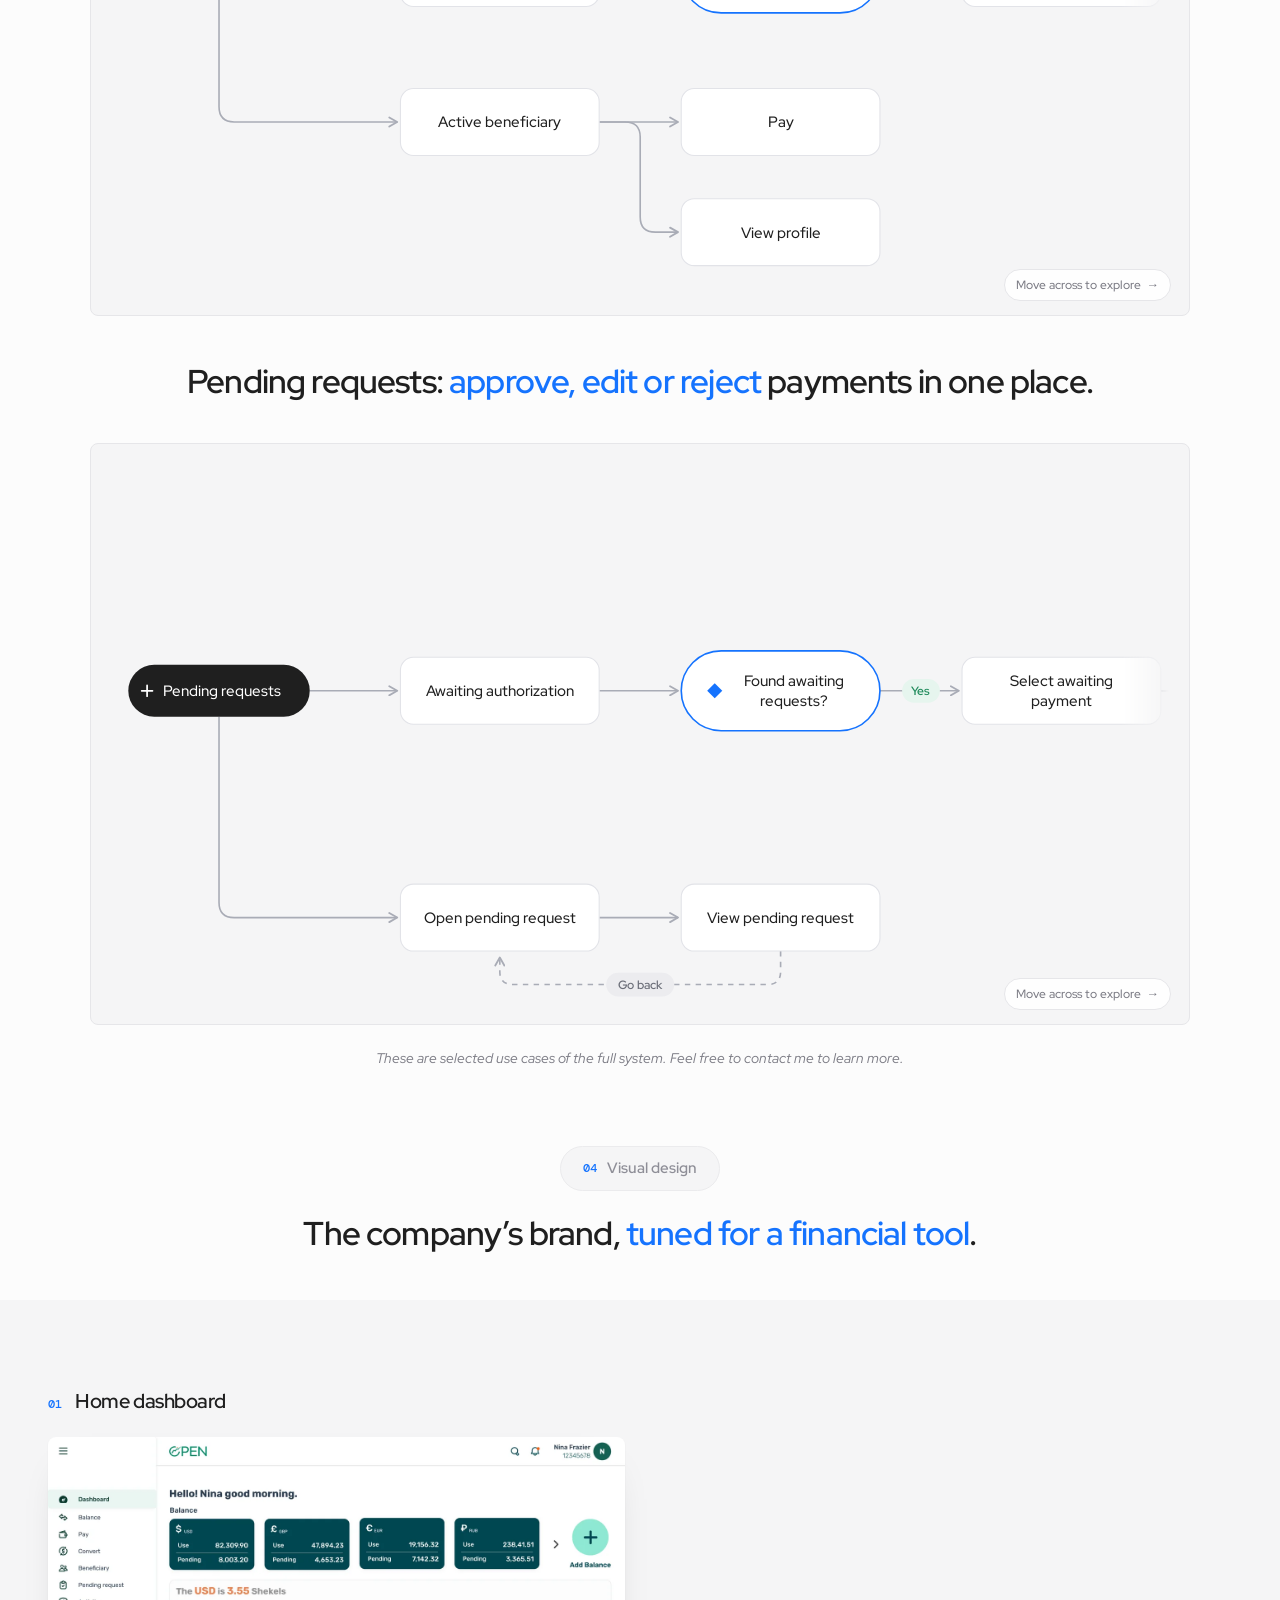
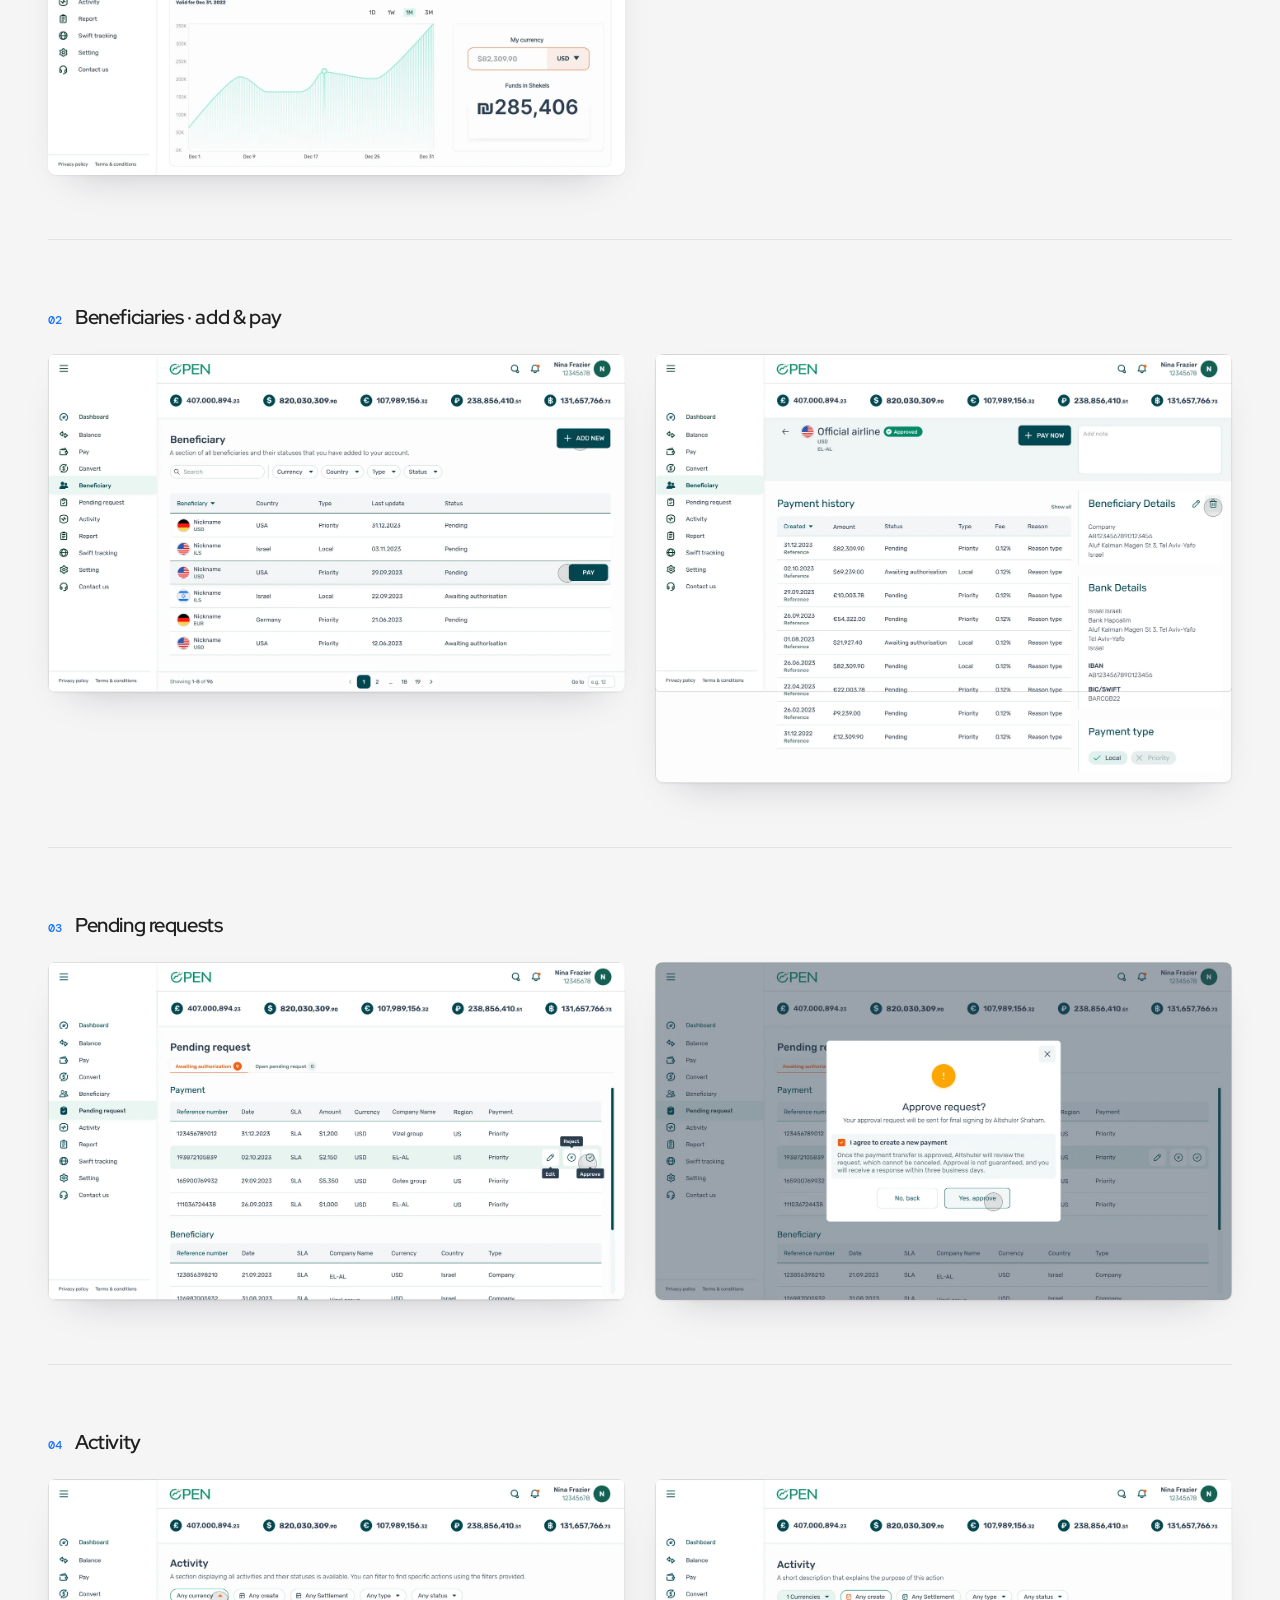
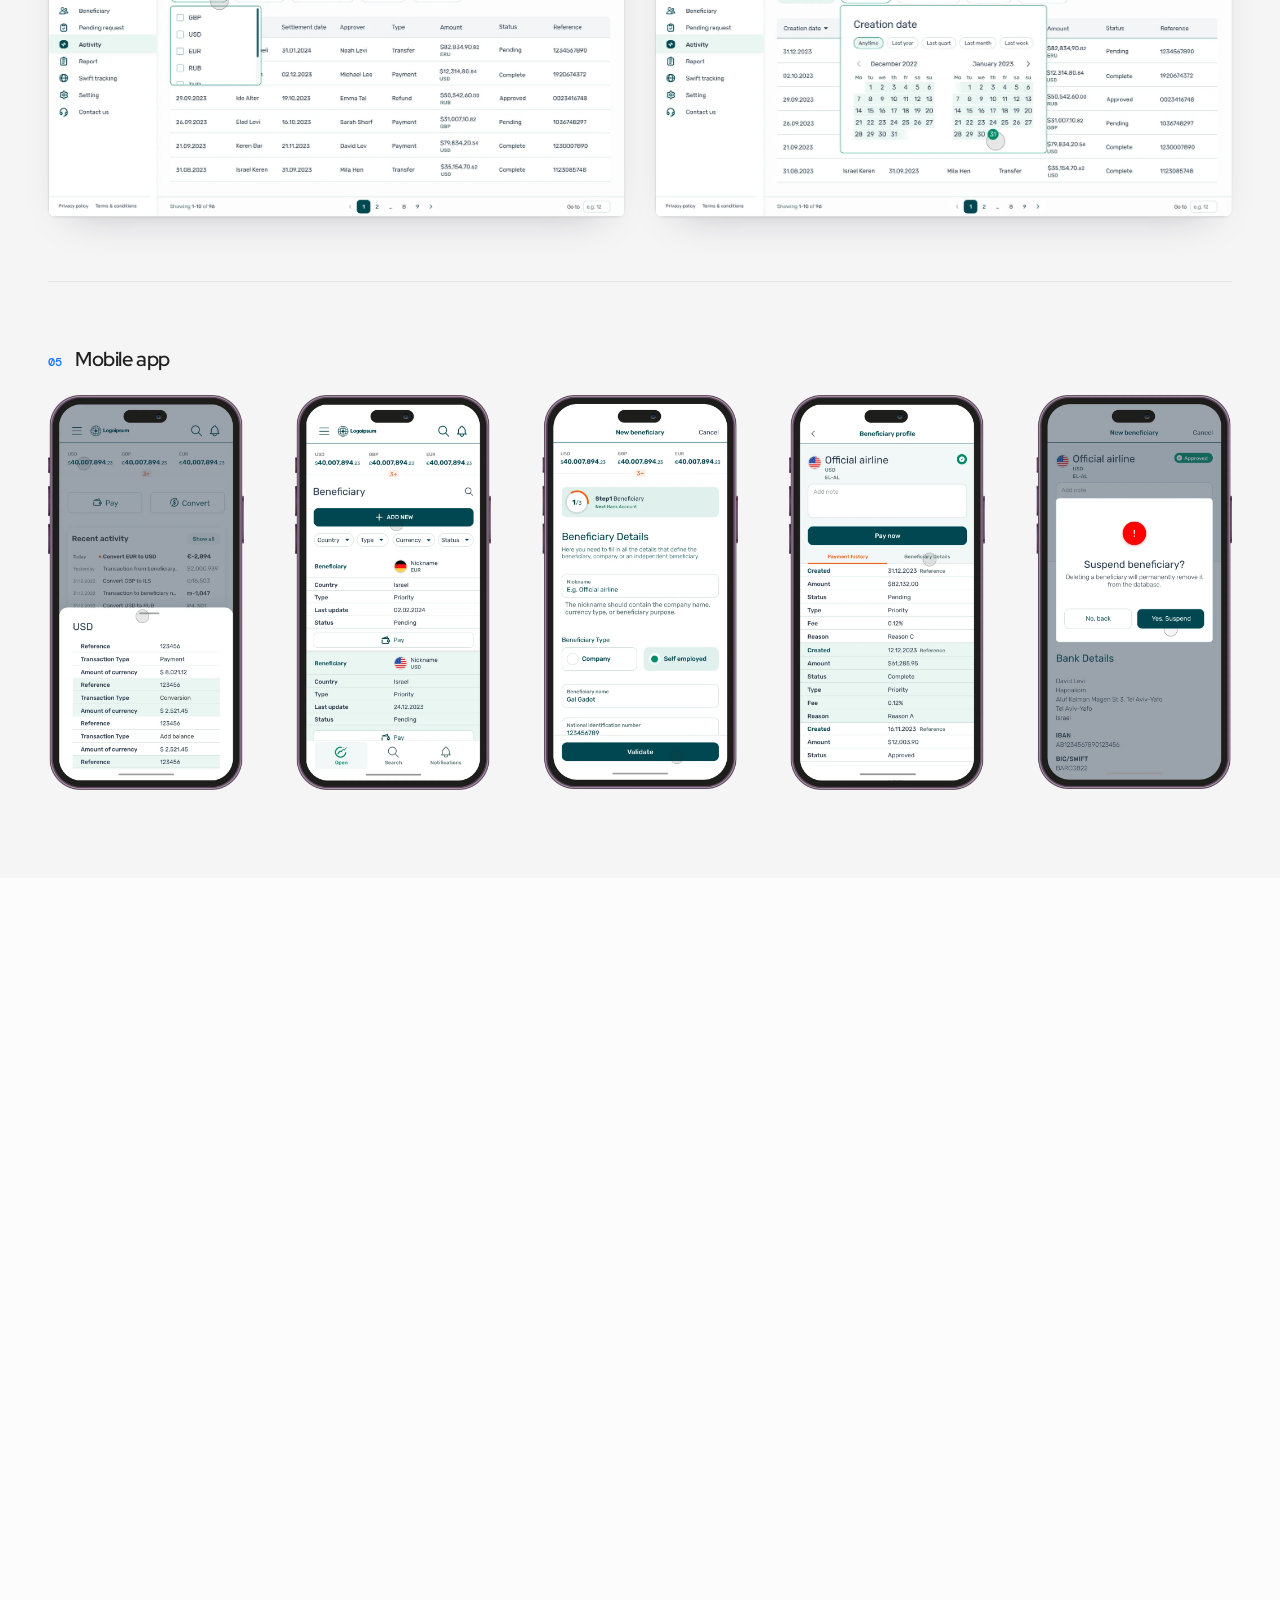
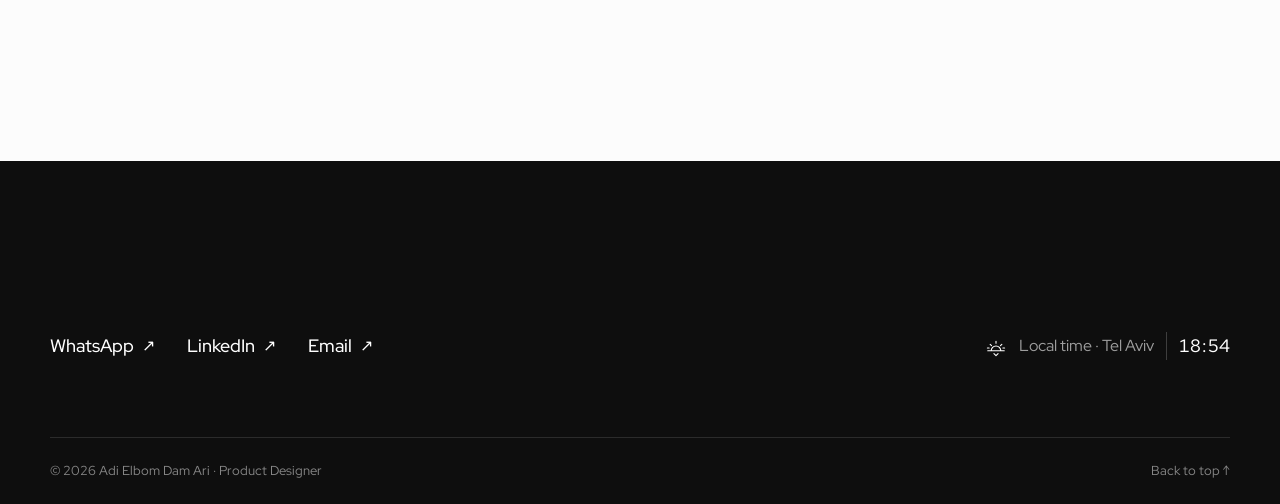
<file: money-transfer-platform/index.html>
<!DOCTYPE html>
<html lang="en">
<head>
<meta charset="utf-8">
<meta name="viewport" content="width=device-width, initial-scale=1">
<title>Money Transfer Platform · Adi Elbom</title>
<meta name="description" content="Case study: a B2B money transfer and currency conversion platform for business clients.">
<meta property="og:title" content="Money Transfer Platform · Adi Elbom">
<meta property="og:description" content="Case study: a B2B money transfer and currency conversion platform for business clients.">
<link rel="icon" href="data:image/svg+xml,%3Csvg xmlns='http://www.w3.org/2000/svg' viewBox='0 0 64 64'%3E%3Ccircle cx='32' cy='32' r='32' fill='%231F1F1F'/%3E%3Ctext x='32' y='42' font-family='Georgia,serif' font-size='38' font-weight='700' text-anchor='middle' fill='%23fff'%3Ea%3C/text%3E%3C/svg%3E">
<link rel="preconnect" href="https://fonts.googleapis.com">
<link rel="preconnect" href="https://fonts.gstatic.com" crossorigin>
<link href="https://fonts.googleapis.com/css2?family=DM+Mono:wght@400;500&family=Red+Hat+Display:wght@300;400;500;600;700&family=Song+Myung&display=swap" rel="stylesheet">
<link rel="stylesheet" href="../assets/style.css?v=a3f3da70">
</head>
<body>
<div class="navholder">
  <nav class="site" aria-label="Main">
    <a class="brand" href="../">Adi Elbom.</a>
    <div class="navlinks">
      <div class="nav-dd">
        <a class="dd-trigger current" href="../#work" aria-haspopup="true" aria-expanded="false">Projects <svg class="chev" width="10" height="10" viewBox="0 0 10 10" aria-hidden="true"><path d="M2 3.5 5 6.5 8 3.5" fill="none" stroke="currentColor" stroke-width="1.5" stroke-linecap="round" stroke-linejoin="round"/></svg></a>
        <div class="dd" role="menu">
          <a href="../nft-admin/"><span class="dd-title">Blockchain Admin Platform</span></a>
          <a href="../money-transfer-platform/" aria-current="page" class="is-current"><span class="dd-title">Money Transfer Platform</span></a>
          <a href="../medical-students-app/"><span class="dd-title">Medical Students App</span></a>
          <span class="dd-soon"><span class="dd-title">Animated Captions <span class="dd-note">· Coming soon</span></span></span>
        </div>
      </div>
      <a href="../resume.pdf" target="_blank" rel="noopener">Resume</a>
      <a class="hide-sm" href="https://www.linkedin.com/in/adi-elbom/" target="_blank" rel="noopener">LinkedIn</a>
      <a class="cta" href="https://api.whatsapp.com/send?phone=972507307688" target="_blank" rel="noopener">Let’s chat</a>
    </div>
  </nav>
</div>

<main class="wrap">
  <header class="cs-head">
    <h1><span class="lt">Money transfers for business,</span> <b>without the friction</b></h1>
    <p class="lede">A B2B platform for one of Israel’s leading financial groups, where business clients transfer funds, convert currencies and track every operation from one dashboard.</p>
    <dl class="meta">
      <div><dt>Role</dt><dd>Product Designer</dd></div>
      <div><dt>Team</dt><dd>PM, 2 product designers, dev team</dd></div>
      <div><dt>Scope</dt><dd>Research, UX, UI, mobile</dd></div>
      <div><dt>Platform</dt><dd>Desktop web + mobile</dd></div>
    </dl>
  </header>

  <figure class="hero-shot"><img src="../assets/media/money-hero.webp" alt="Money transfer platform dashboard" width="2400" height="1406"></figure>

  <section class="tldr">
    <article><p class="eyebrow">The challenge</p><p>Give business clients a transparent way to move large sums, competing with global giants on both fees and ease of use.</p></article>
    <article><p class="eyebrow">The company</p><p>One of Israel’s leading financial groups, active in insurance, investments, credit and distribution.</p></article>
    <article><p class="eyebrow">Impact</p><p>~25% more engagement, ~30% faster transactions, and 23% of new users paying in their first session.</p></article>
  </section>

  <div class="story">
    <section class="chapter reveal">
      <p class="pill"><span class="n" aria-hidden="true"></span>Exploring the problem</p>
      <p class="statement">Building from scratch meant learning what business clients <em>expect from the best</em> in the market.</p>
    </section>

    <section class="chapter sub reveal">
      <p class="pill">Market research</p>
      <p class="support">We studied B2B transfer and currency platforms such as Currencycloud, OFX, Tipalti and Payoneer to see how they’re built and which features business clients expect.</p>
      <div class="marquee" aria-label="Platforms we studied: Currencycloud, OFX, Tipalti, Payoneer"><div class="marquee-track" aria-hidden="true"><span>Currencycloud</span><span>OFX</span><span>Tipalti</span><span>Payoneer</span><span>Currencycloud</span><span>OFX</span><span>Tipalti</span><span>Payoneer</span><span>Currencycloud</span><span>OFX</span><span>Tipalti</span><span>Payoneer</span><span>Currencycloud</span><span>OFX</span><span>Tipalti</span><span>Payoneer</span></div></div>
      <div class="cmp-grid"><div class="cmp-card"><table class="cmp"><thead><tr><th></th><th>Currencycloud</th><th>OFX</th><th>Tipalti</th><th>Payoneer</th></tr></thead><tbody><tr><th scope="row">International transfers</th><td class="y" aria-label="Yes"><svg viewBox="0 0 20 20"><circle cx="10" cy="10" r="8.5"/><path d="M6.5 10.2l2.3 2.3 4.7-4.8"/></svg></td><td class="y" aria-label="Yes"><svg viewBox="0 0 20 20"><circle cx="10" cy="10" r="8.5"/><path d="M6.5 10.2l2.3 2.3 4.7-4.8"/></svg></td><td class="y" aria-label="Yes"><svg viewBox="0 0 20 20"><circle cx="10" cy="10" r="8.5"/><path d="M6.5 10.2l2.3 2.3 4.7-4.8"/></svg></td><td class="y" aria-label="Yes"><svg viewBox="0 0 20 20"><circle cx="10" cy="10" r="8.5"/><path d="M6.5 10.2l2.3 2.3 4.7-4.8"/></svg></td></tr><tr><th scope="row">Payment management</th><td class="y" aria-label="Yes"><svg viewBox="0 0 20 20"><circle cx="10" cy="10" r="8.5"/><path d="M6.5 10.2l2.3 2.3 4.7-4.8"/></svg></td><td class="y" aria-label="Yes"><svg viewBox="0 0 20 20"><circle cx="10" cy="10" r="8.5"/><path d="M6.5 10.2l2.3 2.3 4.7-4.8"/></svg></td><td class="y" aria-label="Yes"><svg viewBox="0 0 20 20"><circle cx="10" cy="10" r="8.5"/><path d="M6.5 10.2l2.3 2.3 4.7-4.8"/></svg></td><td class="y" aria-label="Yes"><svg viewBox="0 0 20 20"><circle cx="10" cy="10" r="8.5"/><path d="M6.5 10.2l2.3 2.3 4.7-4.8"/></svg></td></tr><tr><th scope="row">Exchange rates</th><td class="y" aria-label="Yes"><svg viewBox="0 0 20 20"><circle cx="10" cy="10" r="8.5"/><path d="M6.5 10.2l2.3 2.3 4.7-4.8"/></svg></td><td class="y" aria-label="Yes"><svg viewBox="0 0 20 20"><circle cx="10" cy="10" r="8.5"/><path d="M6.5 10.2l2.3 2.3 4.7-4.8"/></svg></td><td class="y" aria-label="Yes"><svg viewBox="0 0 20 20"><circle cx="10" cy="10" r="8.5"/><path d="M6.5 10.2l2.3 2.3 4.7-4.8"/></svg></td><td class="y" aria-label="Yes"><svg viewBox="0 0 20 20"><circle cx="10" cy="10" r="8.5"/><path d="M6.5 10.2l2.3 2.3 4.7-4.8"/></svg></td></tr><tr><th scope="row">ERP integration</th><td class="y" aria-label="Yes"><svg viewBox="0 0 20 20"><circle cx="10" cy="10" r="8.5"/><path d="M6.5 10.2l2.3 2.3 4.7-4.8"/></svg></td><td class="n" aria-label="No"><svg viewBox="0 0 20 20"><circle cx="10" cy="10" r="8.5"/><path d="M7.2 7.2l5.6 5.6M12.8 7.2l-5.6 5.6"/></svg></td><td class="y" aria-label="Yes"><svg viewBox="0 0 20 20"><circle cx="10" cy="10" r="8.5"/><path d="M6.5 10.2l2.3 2.3 4.7-4.8"/></svg></td><td class="n" aria-label="No"><svg viewBox="0 0 20 20"><circle cx="10" cy="10" r="8.5"/><path d="M7.2 7.2l5.6 5.6M12.8 7.2l-5.6 5.6"/></svg></td></tr><tr><th scope="row">Payment method support</th><td class="y" aria-label="Yes"><svg viewBox="0 0 20 20"><circle cx="10" cy="10" r="8.5"/><path d="M6.5 10.2l2.3 2.3 4.7-4.8"/></svg></td><td class="y" aria-label="Yes"><svg viewBox="0 0 20 20"><circle cx="10" cy="10" r="8.5"/><path d="M6.5 10.2l2.3 2.3 4.7-4.8"/></svg></td><td class="y" aria-label="Yes"><svg viewBox="0 0 20 20"><circle cx="10" cy="10" r="8.5"/><path d="M6.5 10.2l2.3 2.3 4.7-4.8"/></svg></td><td class="y" aria-label="Yes"><svg viewBox="0 0 20 20"><circle cx="10" cy="10" r="8.5"/><path d="M6.5 10.2l2.3 2.3 4.7-4.8"/></svg></td></tr></tbody></table></div><div class="cmp-card"><table class="cmp"><thead><tr><th></th><th>Currencycloud</th><th>OFX</th><th>Tipalti</th><th>Payoneer</th></tr></thead><tbody><tr><th scope="row">Tax &amp; compliance</th><td class="n" aria-label="No"><svg viewBox="0 0 20 20"><circle cx="10" cy="10" r="8.5"/><path d="M7.2 7.2l5.6 5.6M12.8 7.2l-5.6 5.6"/></svg></td><td class="n" aria-label="No"><svg viewBox="0 0 20 20"><circle cx="10" cy="10" r="8.5"/><path d="M7.2 7.2l5.6 5.6M12.8 7.2l-5.6 5.6"/></svg></td><td class="y" aria-label="Yes"><svg viewBox="0 0 20 20"><circle cx="10" cy="10" r="8.5"/><path d="M6.5 10.2l2.3 2.3 4.7-4.8"/></svg></td><td class="y" aria-label="Yes"><svg viewBox="0 0 20 20"><circle cx="10" cy="10" r="8.5"/><path d="M6.5 10.2l2.3 2.3 4.7-4.8"/></svg></td></tr><tr><th scope="row">Self-service portal</th><td class="n" aria-label="No"><svg viewBox="0 0 20 20"><circle cx="10" cy="10" r="8.5"/><path d="M7.2 7.2l5.6 5.6M12.8 7.2l-5.6 5.6"/></svg></td><td class="n" aria-label="No"><svg viewBox="0 0 20 20"><circle cx="10" cy="10" r="8.5"/><path d="M7.2 7.2l5.6 5.6M12.8 7.2l-5.6 5.6"/></svg></td><td class="y" aria-label="Yes"><svg viewBox="0 0 20 20"><circle cx="10" cy="10" r="8.5"/><path d="M6.5 10.2l2.3 2.3 4.7-4.8"/></svg></td><td class="y" aria-label="Yes"><svg viewBox="0 0 20 20"><circle cx="10" cy="10" r="8.5"/><path d="M6.5 10.2l2.3 2.3 4.7-4.8"/></svg></td></tr><tr><th scope="row">Multi-currency support</th><td class="y" aria-label="Yes"><svg viewBox="0 0 20 20"><circle cx="10" cy="10" r="8.5"/><path d="M6.5 10.2l2.3 2.3 4.7-4.8"/></svg></td><td class="y" aria-label="Yes"><svg viewBox="0 0 20 20"><circle cx="10" cy="10" r="8.5"/><path d="M6.5 10.2l2.3 2.3 4.7-4.8"/></svg></td><td class="y" aria-label="Yes"><svg viewBox="0 0 20 20"><circle cx="10" cy="10" r="8.5"/><path d="M6.5 10.2l2.3 2.3 4.7-4.8"/></svg></td><td class="y" aria-label="Yes"><svg viewBox="0 0 20 20"><circle cx="10" cy="10" r="8.5"/><path d="M6.5 10.2l2.3 2.3 4.7-4.8"/></svg></td></tr><tr><th scope="row">Invoice automation</th><td class="n" aria-label="No"><svg viewBox="0 0 20 20"><circle cx="10" cy="10" r="8.5"/><path d="M7.2 7.2l5.6 5.6M12.8 7.2l-5.6 5.6"/></svg></td><td class="n" aria-label="No"><svg viewBox="0 0 20 20"><circle cx="10" cy="10" r="8.5"/><path d="M7.2 7.2l5.6 5.6M12.8 7.2l-5.6 5.6"/></svg></td><td class="y" aria-label="Yes"><svg viewBox="0 0 20 20"><circle cx="10" cy="10" r="8.5"/><path d="M6.5 10.2l2.3 2.3 4.7-4.8"/></svg></td><td class="n" aria-label="No"><svg viewBox="0 0 20 20"><circle cx="10" cy="10" r="8.5"/><path d="M7.2 7.2l5.6 5.6M12.8 7.2l-5.6 5.6"/></svg></td></tr><tr><th scope="row">Cryptocurrency support</th><td class="n" aria-label="No"><svg viewBox="0 0 20 20"><circle cx="10" cy="10" r="8.5"/><path d="M7.2 7.2l5.6 5.6M12.8 7.2l-5.6 5.6"/></svg></td><td class="n" aria-label="No"><svg viewBox="0 0 20 20"><circle cx="10" cy="10" r="8.5"/><path d="M7.2 7.2l5.6 5.6M12.8 7.2l-5.6 5.6"/></svg></td><td class="n" aria-label="No"><svg viewBox="0 0 20 20"><circle cx="10" cy="10" r="8.5"/><path d="M7.2 7.2l5.6 5.6M12.8 7.2l-5.6 5.6"/></svg></td><td class="n" aria-label="No"><svg viewBox="0 0 20 20"><circle cx="10" cy="10" r="8.5"/><path d="M7.2 7.2l5.6 5.6M12.8 7.2l-5.6 5.6"/></svg></td></tr></tbody></table></div></div>
    </section>

    <section class="chapter band reveal">
      <p class="pill"><span class="n" aria-hidden="true"></span>Key insights</p>
      <p class="statement big">Low fees aren’t enough. It has to be <em>easy to use.</em></p>
      <p class="support">Clients needed a real alternative to global fintechs: low fees with high usability, <span class="nb">real-time</span> monitoring, clear tracking of every transaction, and a smooth fit with their existing <span class="nb">financial systems.</span></p>
    </section>

    <section class="chapter hide-mobile reveal">
      <p class="pill"><span class="n" aria-hidden="true"></span>User journey</p>
      <p class="statement">Adding a beneficiary, with <em>back-office approval</em> before the first payment.</p>
      <figure class="flow"><div class="flow-scroll"><svg class="flow-svg" viewBox="0 0 1516 410" style="--w:1516" role="img" aria-label="User flow: adding a beneficiary, with back-office approval"><defs><marker id="ah" viewBox="0 0 10 10" refX="8" refY="5" markerWidth="7" markerHeight="7" orient="auto-start-reverse"><path d="M1 1l7 4-7 4" class="ah"/></marker><marker id="ah-red" viewBox="0 0 10 10" refX="8" refY="5" markerWidth="7" markerHeight="7" orient="auto-start-reverse"><path d="M1 1l7 4-7 4" class="ah-red"/></marker></defs><path class="e" d="M184 112H265.0" marker-end="url(#ah)"/><path class="e" d="M452.0 112H525.0" marker-end="url(#ah)"/><path class="e" d="M712.0 112H785.0" marker-end="url(#ah)"/><path class="e" d="M972.0 112H1045.0" marker-end="url(#ah)"/><path class="e" d="M1232.0 112H1305.0" marker-end="url(#ah)"/><path class="e no" d="M1140 149V238Q1140 250 1152 250H1305.0" marker-end="url(#ah-red)"/><path class="e no" d="M620 75V54Q620 42 608 42H112Q100 42 100 54V69" marker-end="url(#ah-red)"/><path class="e" d="M100 136V236Q100 250 114 250H265.0" marker-end="url(#ah)"/><path class="e" d="M452.0 250H525.0" marker-end="url(#ah)"/><path class="e" d="M452.0 250H476.0Q490.0 250 490.0 264V338Q490.0 352 504.0 352H525.0" marker-end="url(#ah)"/><g><rect class="start" x="16.0" y="88" width="168" height="48" rx="24"/><path class="plus" d="M39.949999999999996 112h10M44.949999999999996 107v10"/><text class="t-start" x="59.949999999999996" y="117">Beneficiaries</text></g><g><rect class="step" x="268.0" y="81.0" width="184" height="62" rx="12"/><text class="t" x="360" y="117.0" text-anchor="middle">“Add beneficiary”</text></g><g><rect class="decision" x="528.0" y="75.0" width="184" height="74" rx="37"/><path class="dia" d="M552.0 112l7-7 7 7-7 7z"/><text class="t-dec" x="632" y="108.0" text-anchor="middle">Add beneficiary</text><text class="t-dec" x="632" y="126.0" text-anchor="middle">details</text></g><g><rect class="status" x="788.0" y="81.0" width="184" height="62" rx="12"/><text class="t" x="804.0" y="107.0">Beneficiary</text><rect class="chip-pend" x="888.0" y="93.0" width="70" height="20" rx="10"/><text class="t-chip chip-pend-t" x="923.0" y="106.5" text-anchor="middle">PENDING</text><text class="t-sub" x="804.0" y="129">Awaiting approval</text></g><g><rect class="decision" x="1048.0" y="75.0" width="184" height="74" rx="37"/><path class="dia" d="M1072.0 112l7-7 7 7-7 7z"/><text class="t-dec" x="1152" y="108.0" text-anchor="middle">Back-office</text><text class="t-dec" x="1152" y="126.0" text-anchor="middle">review</text></g><g><rect class="action" x="1308.0" y="81.0" width="184" height="62" rx="31"/><text class="t-action" x="1400" y="117.0" text-anchor="middle">Pay beneficiary</text></g><g><rect class="status" x="1308.0" y="219.0" width="184" height="62" rx="12"/><text class="t" x="1324.0" y="245.0">Beneficiary</text><rect class="chip-off" x="1408.0" y="231.0" width="70" height="20" rx="10"/><text class="t-chip chip-off-t" x="1443.0" y="244.5" text-anchor="middle">INACTIVE</text><text class="t-sub" x="1324.0" y="267">Rejected</text></g><g><rect class="step" x="268.0" y="219.0" width="184" height="62" rx="12"/><text class="t" x="360" y="255.0" text-anchor="middle">Active beneficiary</text></g><g><rect class="step" x="528.0" y="219.0" width="184" height="62" rx="12"/><text class="t" x="620" y="255.0" text-anchor="middle">Pay</text></g><g><rect class="step" x="528.0" y="321.0" width="184" height="62" rx="12"/><text class="t" x="620" y="357.0" text-anchor="middle">View profile</text></g><rect class="lbl-yes" x="732.5" y="101" width="35" height="22" rx="11"/><text class="lbl-yes-t" x="750.0" y="116" text-anchor="middle">Yes</text><rect class="lbl-yes" x="1235.0" y="101" width="70" height="22" rx="11"/><text class="lbl-yes-t" x="1270.0" y="116" text-anchor="middle">Approved</text><rect class="lbl-no" x="1182.0" y="239" width="56" height="22" rx="11"/><text class="lbl-no-t" x="1210" y="254" text-anchor="middle">Reject</text><rect class="lbl-no" x="332.0" y="31" width="56" height="22" rx="11"/><text class="lbl-no-t" x="360.0" y="46" text-anchor="middle">Cancel</text></svg></div><span class="flow-hint" aria-hidden="true"><span class="hint-mouse">Move across to explore</span><span class="hint-touch">Swipe to explore</span> →</span></figure>
    </section>

    <section class="chapter sub hide-mobile reveal">
      <p class="statement">Pending requests: <em>approve, edit or reject</em> payments in one place.</p>
      <figure class="flow"><div class="flow-scroll"><svg class="flow-svg" viewBox="0 0 1568 500" style="--w:1568" role="img" aria-label="User flow: handling pending payment requests"><defs><marker id="ah" viewBox="0 0 10 10" refX="8" refY="5" markerWidth="7" markerHeight="7" orient="auto-start-reverse"><path d="M1 1l7 4-7 4" class="ah"/></marker><marker id="ah-red" viewBox="0 0 10 10" refX="8" refY="5" markerWidth="7" markerHeight="7" orient="auto-start-reverse"><path d="M1 1l7 4-7 4" class="ah-red"/></marker></defs><path class="e" d="M184 210H265.0" marker-end="url(#ah)"/><path class="e" d="M452.0 210H525.0" marker-end="url(#ah)"/><path class="e" d="M712.0 210H785.0" marker-end="url(#ah)"/><path class="e" d="M972.0 210H996.0Q1010.0 210 1010.0 196V110Q1010.0 96 1024.0 96H1045.0" marker-end="url(#ah)"/><path class="e" d="M972.0 210H1045.0" marker-end="url(#ah)"/><path class="e" d="M972.0 210H996.0Q1010.0 210 1010.0 224V310Q1010.0 324 1024.0 324H1045.0" marker-end="url(#ah)"/><path class="e" d="M1232.0 96H1305.0" marker-end="url(#ah)"/><path class="e" d="M1232.0 210H1305.0" marker-end="url(#ah)"/><path class="e" d="M1232.0 324H1305.0" marker-end="url(#ah)"/><path class="e no" d="M1140 241.0V255Q1140 267 1152 267H1388Q1400 267 1400 279V289.0" marker-end="url(#ah-red)"/><path class="e no" d="M1492.0 96H1516.0Q1528.0 96 1528.0 108V312Q1528.0 324 1516.0 324H1496.0" marker-end="url(#ah-red)"/><path class="e" d="M100 234V406Q100 420 114 420H265.0" marker-end="url(#ah)"/><path class="e" d="M452.0 420H525.0" marker-end="url(#ah)"/><path class="e back" d="M620 451.0V470Q620 482 608 482H372Q360 482 360 470V457.0" marker-end="url(#ah)"/><g><rect class="start" x="16.0" y="186" width="168" height="48" rx="24"/><path class="plus" d="M28.400000000000006 210h10M33.400000000000006 205v10"/><text class="t-start" x="48.400000000000006" y="215">Pending requests</text></g><g><rect class="step" x="268.0" y="179.0" width="184" height="62" rx="12"/><text class="t" x="360" y="215.0" text-anchor="middle">Awaiting authorization</text></g><g><rect class="decision" x="528.0" y="173.0" width="184" height="74" rx="37"/><path class="dia" d="M552.0 210l7-7 7 7-7 7z"/><text class="t-dec" x="632" y="206.0" text-anchor="middle">Found awaiting</text><text class="t-dec" x="632" y="224.0" text-anchor="middle">requests?</text></g><g><rect class="step" x="788.0" y="179.0" width="184" height="62" rx="12"/><text class="t" x="880" y="206.0" text-anchor="middle">Select awaiting</text><text class="t" x="880" y="224.0" text-anchor="middle">payment</text></g><g><rect class="step" x="1048.0" y="65.0" width="184" height="62" rx="12"/><text class="t" x="1140" y="101.0" text-anchor="middle">Edit</text></g><g><rect class="step" x="1048.0" y="179.0" width="184" height="62" rx="12"/><text class="t" x="1140" y="215.0" text-anchor="middle">Approve payment</text></g><g><rect class="step" x="1048.0" y="293.0" width="184" height="62" rx="12"/><text class="t" x="1140" y="329.0" text-anchor="middle">Reject payment</text></g><g><rect class="decision" x="1308.0" y="59.0" width="184" height="74" rx="37"/><path class="dia" d="M1332.0 96l7-7 7 7-7 7z"/><text class="t-dec" x="1412" y="92.0" text-anchor="middle">Reject or</text><text class="t-dec" x="1412" y="110.0" text-anchor="middle">approve?</text></g><g><rect class="status" x="1308.0" y="179.0" width="184" height="62" rx="12"/><text class="t" x="1324.0" y="205.0">Final approval</text><rect class="chip-pub" x="1428.0" y="191.0" width="50" height="20" rx="10"/><text class="t-chip chip-pub-t" x="1453.0" y="204.5" text-anchor="middle">SENT</text><text class="t-sub" x="1324.0" y="227">In the admin system</text></g><g><rect class="action" x="1308.0" y="293.0" width="184" height="62" rx="31"/><text class="t-action" x="1400" y="329.0" text-anchor="middle">Activity page</text></g><g><rect class="step" x="268.0" y="389.0" width="184" height="62" rx="12"/><text class="t" x="360" y="425.0" text-anchor="middle">Open pending request</text></g><g><rect class="step" x="528.0" y="389.0" width="184" height="62" rx="12"/><text class="t" x="620" y="425.0" text-anchor="middle">View pending request</text></g><rect class="lbl-yes" x="732.5" y="199" width="35" height="22" rx="11"/><text class="lbl-yes-t" x="750.0" y="214" text-anchor="middle">Yes</text><rect class="lbl-yes" x="1252.5" y="199" width="35" height="22" rx="11"/><text class="lbl-yes-t" x="1270.0" y="214" text-anchor="middle">Yes</text><rect class="lbl-yes" x="1252.5" y="313" width="35" height="22" rx="11"/><text class="lbl-yes-t" x="1270.0" y="328" text-anchor="middle">Yes</text><rect class="lbl-no" x="1286.0" y="256" width="28" height="22" rx="11"/><text class="lbl-no-t" x="1300.0" y="271" text-anchor="middle">No</text><rect class="lbl-no" x="1500.0" y="199.0" width="56" height="22" rx="11"/><text class="lbl-no-t" x="1528.0" y="214.0" text-anchor="middle">Reject</text><rect class="lbl-grey" x="458.5" y="471" width="63" height="22" rx="11"/><text class="lbl-grey-t" x="490.0" y="486" text-anchor="middle">Go back</text></svg></div><span class="flow-hint" aria-hidden="true"><span class="hint-mouse">Move across to explore</span><span class="hint-touch">Swipe to explore</span> →</span></figure>
      <p class="note">These are selected use cases of the full system. Feel free to contact me to learn more.</p>
    </section>

    <section class="chapter reveal">
      <p class="pill"><span class="n" aria-hidden="true"></span>Visual design</p>
      <p class="statement">The company’s brand, <em>tuned for a financial tool</em>.</p>
      <div class="features">
        <article class="feature">
          <div class="feature-text"><h3><span class="fn">01</span>Home dashboard</h3></div>
          <div class="feature-shots"><img src="../assets/img/2025/05/open-2-2-2-sm.webp" data-full="../assets/img/2025/05/open-2-2-2.webp" alt="Home dashboard" loading="lazy"></div>
        </article>
        <article class="feature">
          <div class="feature-text"><h3><span class="fn">02</span>Beneficiaries · add &amp; pay</h3></div>
          <div class="feature-shots two"><img src="../assets/img/2025/06/big-1-1-sm.webp" data-full="../assets/img/2025/06/big-1-1.webp" alt="Beneficiaries list" loading="lazy"><img src="../assets/img/2025/06/big-2-1-sm.webp" data-full="../assets/img/2025/06/big-2-1.webp" alt="Paying a beneficiary" loading="lazy"></div>
        </article>
        <article class="feature">
          <div class="feature-text"><h3><span class="fn">03</span>Pending requests</h3></div>
          <div class="feature-shots two"><img src="../assets/img/2025/06/big-3-sm.webp" data-full="../assets/img/2025/06/big-3.webp" alt="Pending requests" loading="lazy"><img src="../assets/img/2025/06/big-4-sm.webp" data-full="../assets/img/2025/06/big-4.webp" alt="Pending request details" loading="lazy"></div>
        </article>
        <article class="feature">
          <div class="feature-text"><h3><span class="fn">04</span>Activity</h3></div>
          <div class="feature-shots two"><img src="../assets/img/2025/06/big-5-sm.webp" data-full="../assets/img/2025/06/big-5.webp" alt="Activity" loading="lazy"><img src="../assets/img/2025/06/big-6-sm.webp" data-full="../assets/img/2025/06/big-6.webp" alt="Activity filters" loading="lazy"></div>
        </article>
        <article class="feature">
          <div class="feature-text"><h3><span class="fn">05</span>Mobile app</h3></div>
          <div class="feature-shots phones-shots trim-mobile" style="--n:5"><img src="../assets/img/2025/06/screen-m2-sm.webp" data-full="../assets/img/2025/06/screen-m2.webp" alt="Mobile screen" loading="lazy"><img src="../assets/img/2025/06/screen-m4-sm.webp" data-full="../assets/img/2025/06/screen-m4.webp" alt="Mobile screen" loading="lazy"><img src="../assets/img/2025/06/screen-m8-sm.webp" data-full="../assets/img/2025/06/screen-m8.webp" alt="Mobile screen" loading="lazy"><img src="../assets/img/2025/06/screen-m6-sm.webp" data-full="../assets/img/2025/06/screen-m6.webp" alt="Mobile screen" loading="lazy"><img src="../assets/img/2025/06/screen-m44-sm.webp" data-full="../assets/img/2025/06/screen-m44.webp" alt="Mobile screen" loading="lazy"></div>
        </article>
      </div>
    </section>

    <section class="chapter reveal">
      <p class="pill"><span class="n" aria-hidden="true"></span>Key outcomes</p>
      <p class="statement">Complex fund transfers became a <em>secure, self-service</em> platform.</p>
      <ul class="results">
        <li><span class="big-num">25%</span><p class="eyebrow">Estimated growth</p><h3>Higher engagement</h3><p>Business clients significantly increased their usage since launch.</p></li>
        <li><span class="big-num">30%</span><p class="eyebrow">Approximately</p><h3>Shorter transaction times</h3><p>Faster transfers, better efficiency and higher satisfaction.</p></li>
        <li><span class="big-num">23%</span><p class="eyebrow">Paid in first session</p><h3>Onboarding to paid</h3><p>Users who started sign-up chose a payment plan in their first session or soon after.</p></li>
      </ul>
    </section>
  </div>

  <a class="next reveal" href="../medical-students-app/">
    <span class="eyebrow">Next case study</span>
    <span class="title">Medical students app</span>
    <span class="go">View case study <svg width="16" height="16" viewBox="0 0 24 24" fill="none" stroke="currentColor" stroke-width="2" stroke-linecap="round" stroke-linejoin="round"><path d="M5 12h14M13 6l6 6-6 6"/></svg></span>
  </a>
</main>

<footer class="site-foot" id="contact">
  <div class="foot-inner">
    <div class="foot-main">
      <h2 class="foot-title reveal"><span class="hl">Let’s Connect.</span></h2>
      <div class="foot-links">
        <a href="https://api.whatsapp.com/send?phone=972507307688" target="_blank" rel="noopener">WhatsApp <span class="ext" aria-hidden="true">↗</span></a>
        <a href="https://www.linkedin.com/in/adi-elbom/" target="_blank" rel="noopener">LinkedIn <span class="ext" aria-hidden="true">↗</span></a>
        <a href="mailto:adi.elbom3@gmail.com">Email <span class="ext" aria-hidden="true">↗</span></a>
      </div>
    </div>
    <div class="clock" id="clock" aria-live="off">
        <span class="clock-icons" aria-hidden="true">
          <svg class="ci ci-sunrise" viewBox="0 0 32 32"><path d="M4 23h24M9 23a7 7 0 0 1 14 0"/><path d="M16 9v3M7.5 13.5l2 2M24.5 13.5l-2 2M3.5 19h2.5M26 19h2.5"/><path d="M13 6l3-3 3 3"/></svg>
          <svg class="ci ci-sun" viewBox="0 0 32 32"><circle cx="16" cy="16" r="5.5"/><path d="M16 3v3.5M16 25.5V29M3 16h3.5M25.5 16H29M6.8 6.8l2.5 2.5M22.7 22.7l2.5 2.5M6.8 25.2l2.5-2.5M22.7 9.3l2.5-2.5"/></svg>
          <svg class="ci ci-sunset" viewBox="0 0 32 32"><path d="M4 23h24M9 23a7 7 0 0 1 14 0"/><path d="M16 9v3M7.5 13.5l2 2M24.5 13.5l-2 2M3.5 19h2.5M26 19h2.5"/><path d="M13 27l3 3 3-3"/></svg>
          <svg class="ci ci-moon" viewBox="0 0 32 32"><path d="M21.5 20.5A9.5 9.5 0 0 1 11.5 6a10 10 0 1 0 14 13.5 9.4 9.4 0 0 1-4 1Z"/><path d="M23 5.5v3M21.5 7h3M26.5 11v2M25.5 12h2"/></svg>
        </span>
        <span class="clock-label">Local time · Tel Aviv</span>
        <span class="clock-time"><span class="hh">--</span><span class="colon">:</span><span class="mm">--</span></span>
    </div>
  </div>
  <div class="foot-bottom">
    <span>© 2026 Adi Elbom Dam Ari · Product Designer</span>
    <a href="#top" onclick="window.scrollTo({top:0,behavior:'smooth'});return false;">Back to top ↑</a>
  </div>
</footer>
<script src="../assets/site.js?v=2c3eead0"></script>
</body>
</html>
</file>
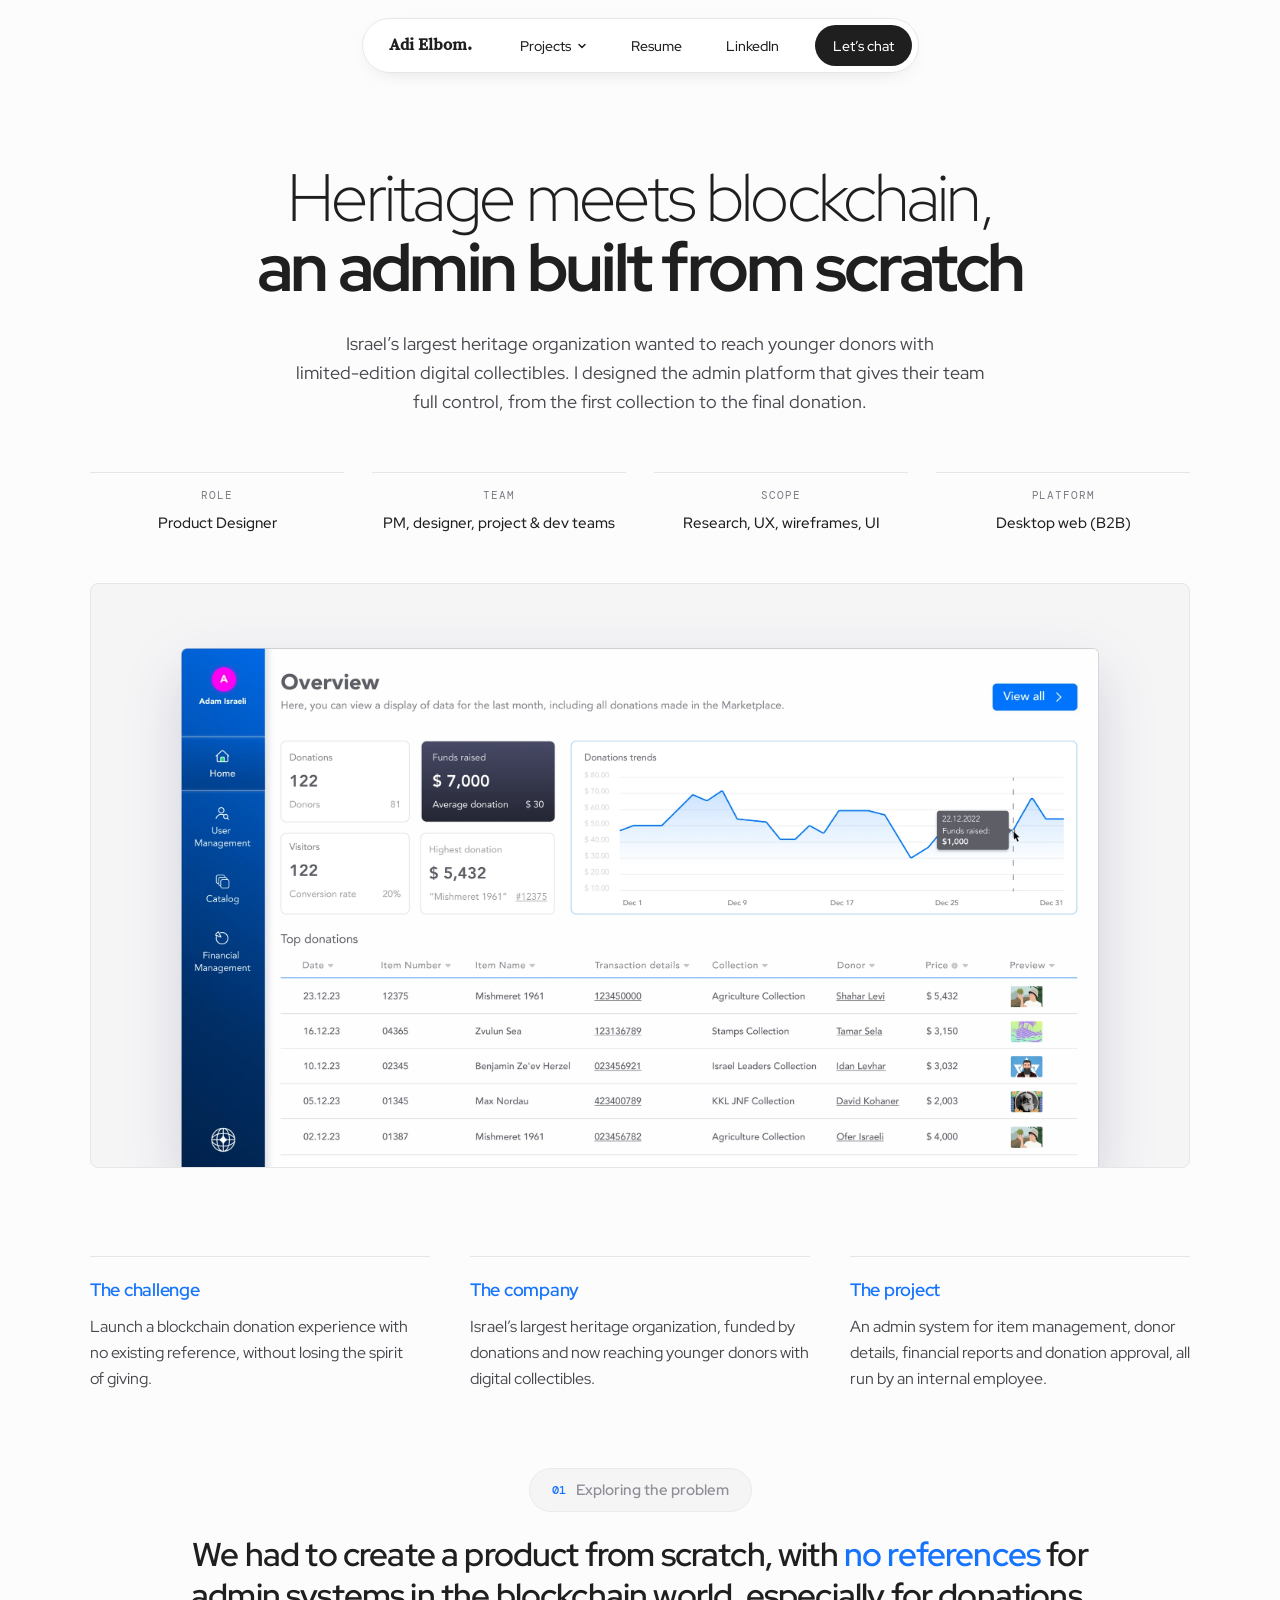
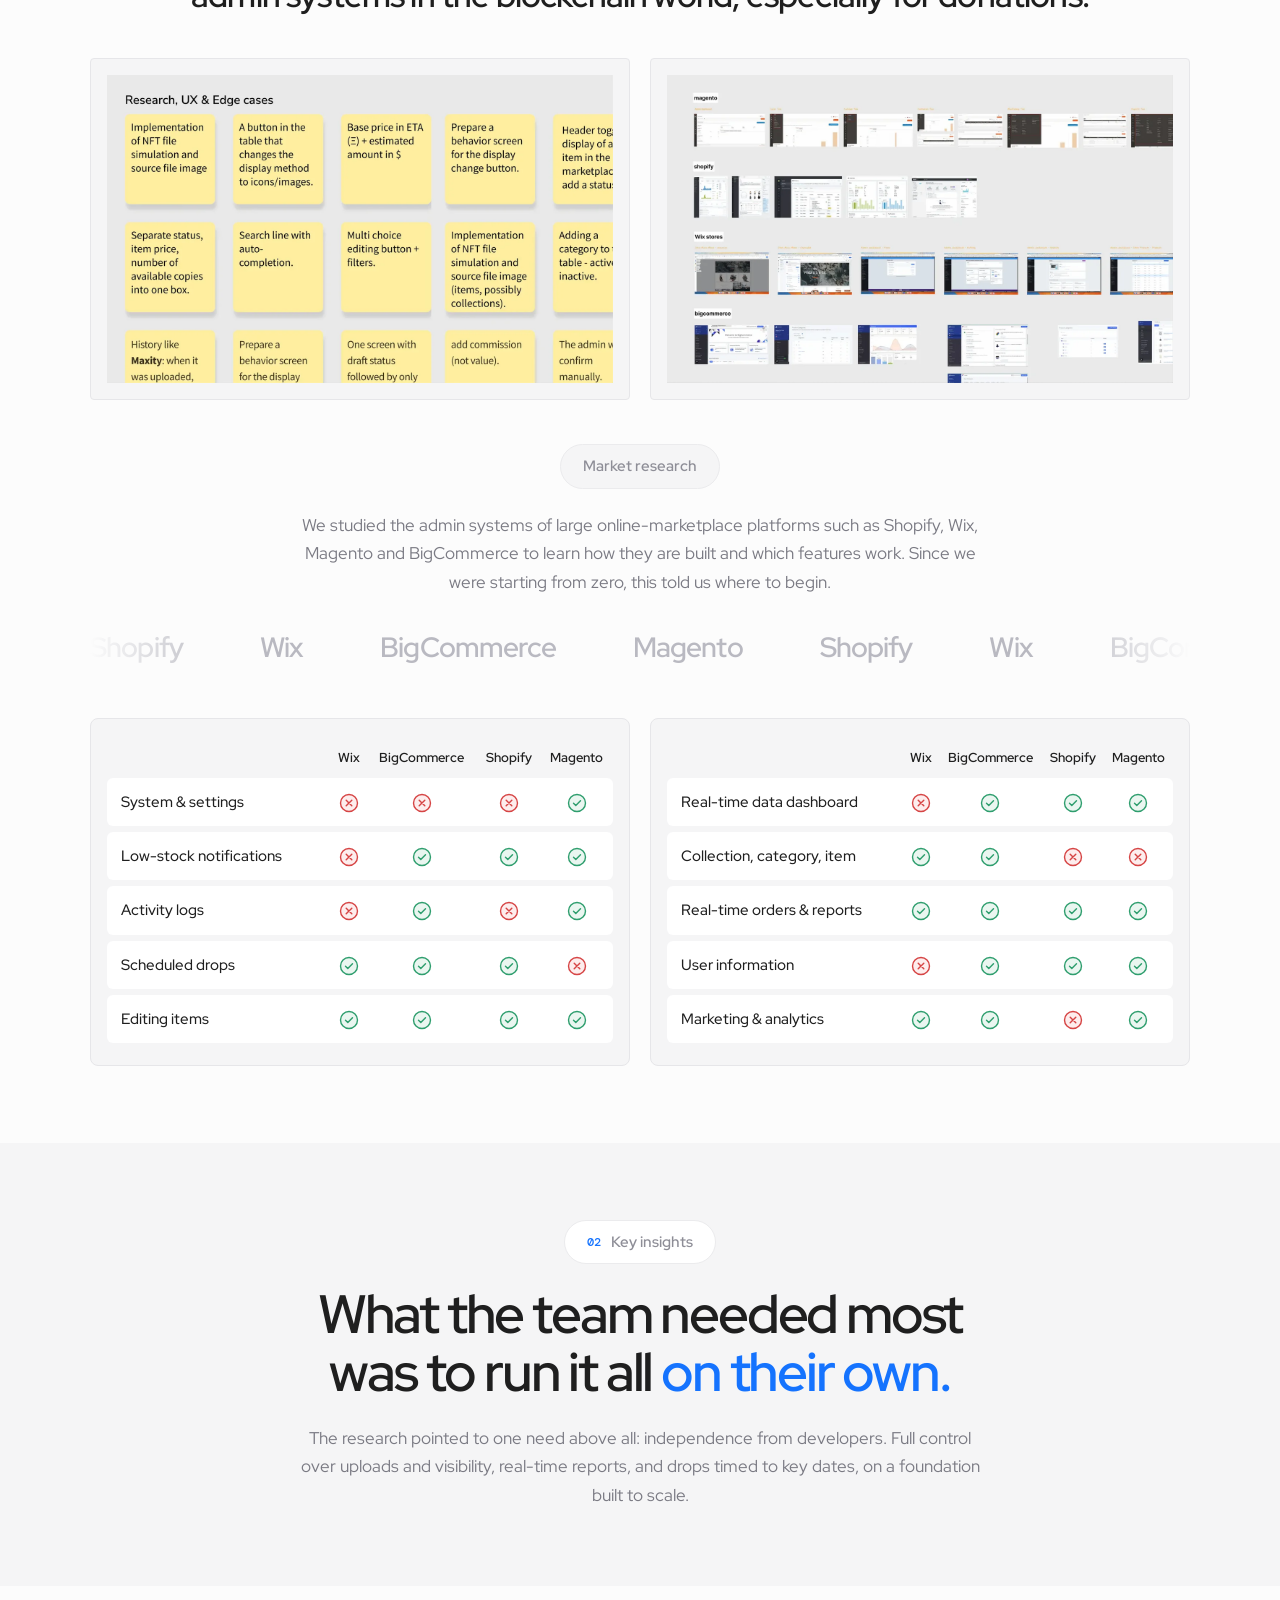
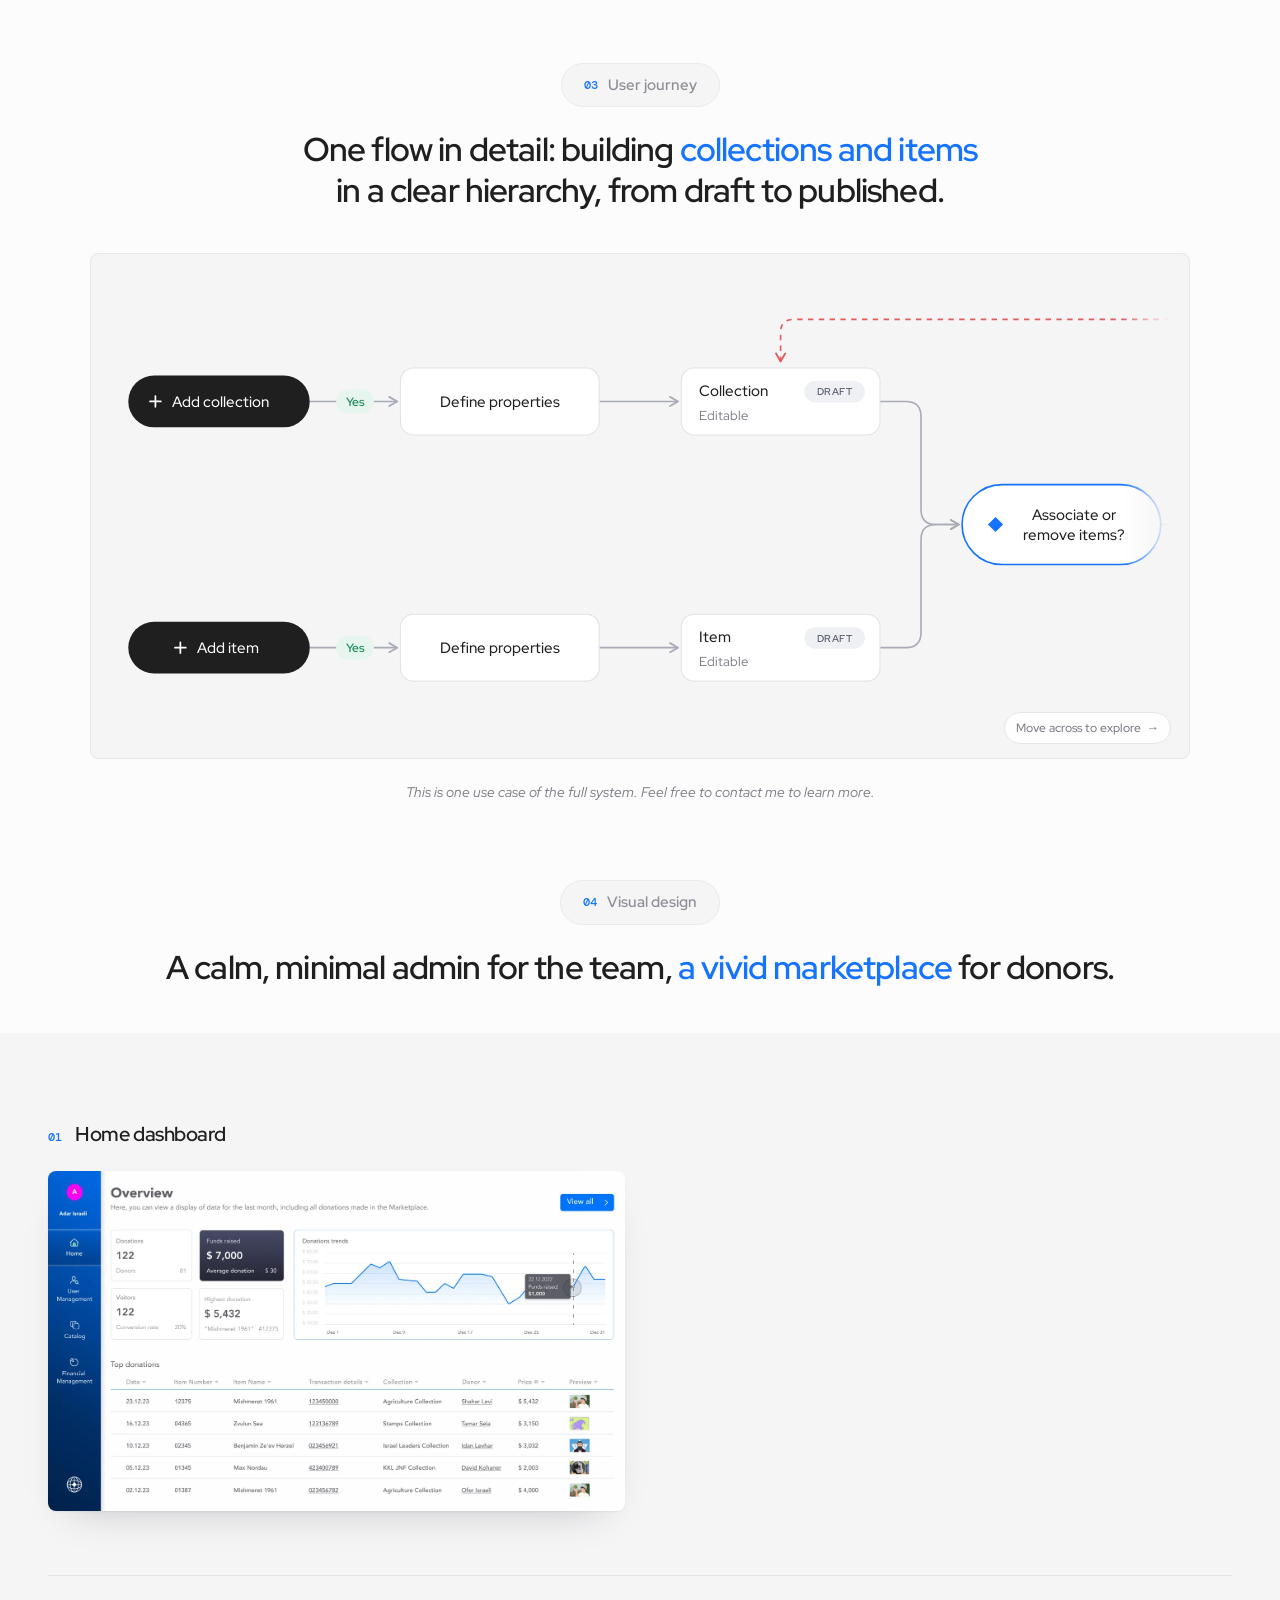
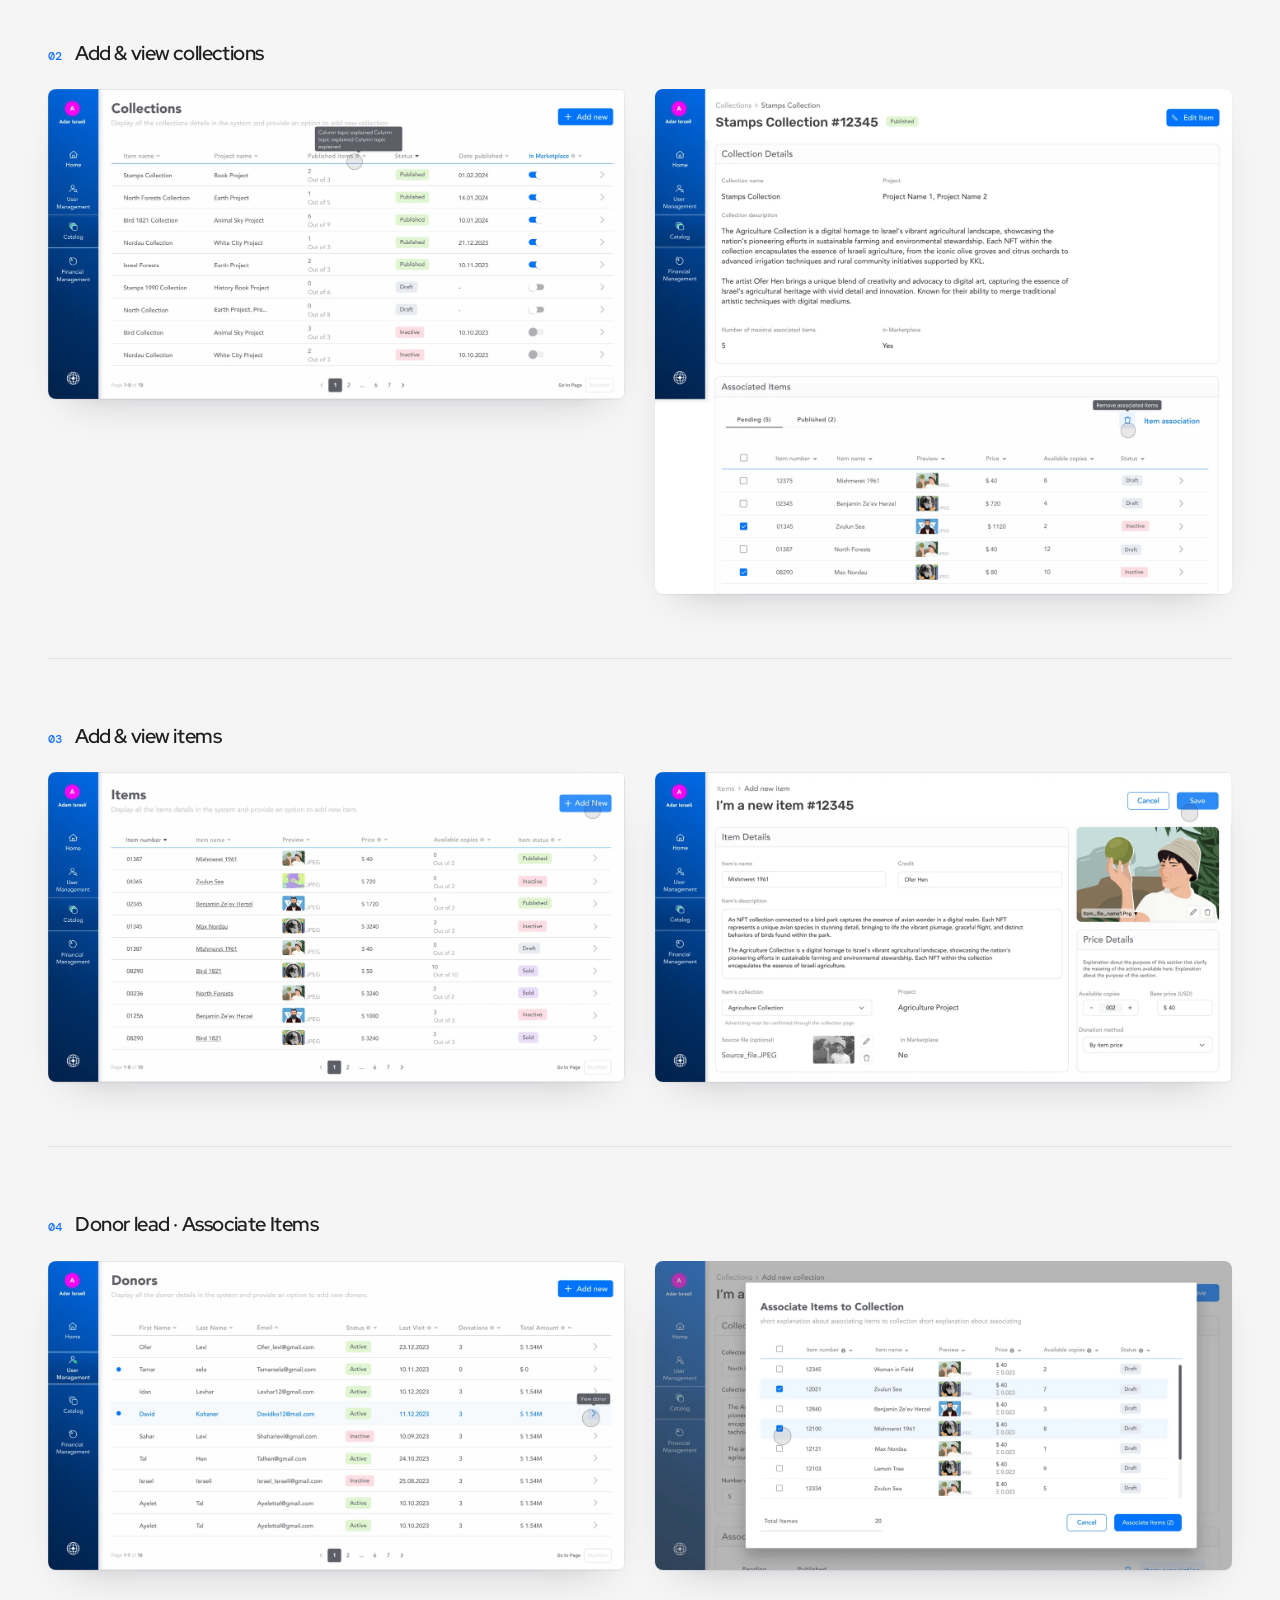
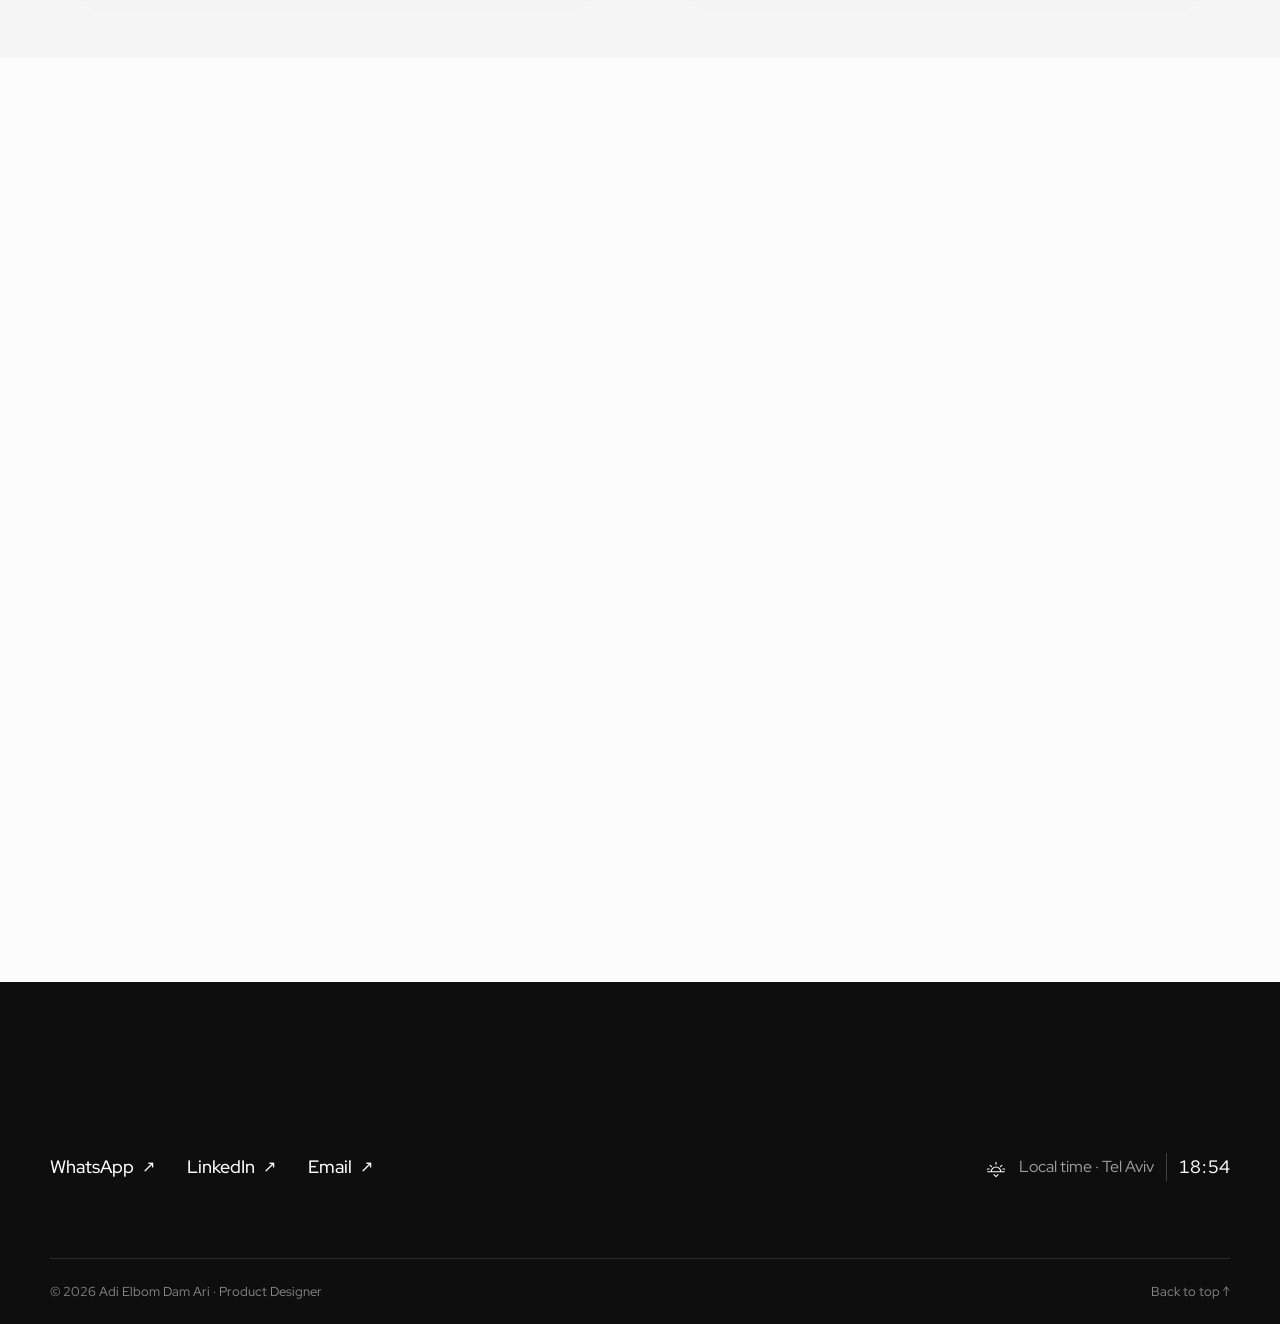
<file: nft-admin/index.html>
<!DOCTYPE html>
<html lang="en">
<head>
<meta charset="utf-8">
<meta name="viewport" content="width=device-width, initial-scale=1">
<title>Blockchain Admin Platform · Adi Elbom</title>
<meta name="description" content="Case study: a B2B admin platform for a blockchain donation marketplace, designed from scratch.">
<meta property="og:title" content="Blockchain Admin Platform · Adi Elbom">
<meta property="og:description" content="Case study: a B2B admin platform for a blockchain donation marketplace, designed from scratch.">
<link rel="icon" href="data:image/svg+xml,%3Csvg xmlns='http://www.w3.org/2000/svg' viewBox='0 0 64 64'%3E%3Ccircle cx='32' cy='32' r='32' fill='%231F1F1F'/%3E%3Ctext x='32' y='42' font-family='Georgia,serif' font-size='38' font-weight='700' text-anchor='middle' fill='%23fff'%3Ea%3C/text%3E%3C/svg%3E">
<link rel="preconnect" href="https://fonts.googleapis.com">
<link rel="preconnect" href="https://fonts.gstatic.com" crossorigin>
<link href="https://fonts.googleapis.com/css2?family=DM+Mono:wght@400;500&family=Red+Hat+Display:wght@300;400;500;600;700&family=Song+Myung&display=swap" rel="stylesheet">
<link rel="stylesheet" href="../assets/style.css?v=a3f3da70">
</head>
<body>
<div class="navholder">
  <nav class="site" aria-label="Main">
    <a class="brand" href="../">Adi Elbom.</a>
    <div class="navlinks">
      <div class="nav-dd">
        <a class="dd-trigger current" href="../#work" aria-haspopup="true" aria-expanded="false">Projects <svg class="chev" width="10" height="10" viewBox="0 0 10 10" aria-hidden="true"><path d="M2 3.5 5 6.5 8 3.5" fill="none" stroke="currentColor" stroke-width="1.5" stroke-linecap="round" stroke-linejoin="round"/></svg></a>
        <div class="dd" role="menu">
          <a href="../nft-admin/" aria-current="page" class="is-current"><span class="dd-title">Blockchain Admin Platform</span></a>
          <a href="../money-transfer-platform/"><span class="dd-title">Money Transfer Platform</span></a>
          <a href="../medical-students-app/"><span class="dd-title">Medical Students App</span></a>
          <span class="dd-soon"><span class="dd-title">Animated Captions <span class="dd-note">· Coming soon</span></span></span>
        </div>
      </div>
      <a href="../resume.pdf" target="_blank" rel="noopener">Resume</a>
      <a class="hide-sm" href="https://www.linkedin.com/in/adi-elbom/" target="_blank" rel="noopener">LinkedIn</a>
      <a class="cta" href="https://api.whatsapp.com/send?phone=972507307688" target="_blank" rel="noopener">Let’s chat</a>
    </div>
  </nav>
</div>

<main class="wrap">
  <header class="cs-head">
    <h1><span class="lt">Heritage meets blockchain,</span> <b>an admin built from scratch</b></h1>
    <p class="lede">Israel’s largest heritage organization wanted to reach younger donors with <span class="nb">limited-edition</span> digital collectibles. I&nbsp;designed the admin platform that gives their team full control, from the first collection to the final donation.</p>
    <dl class="meta">
      <div><dt>Role</dt><dd>Product Designer</dd></div>
      <div><dt>Team</dt><dd>PM, designer, project &amp; dev teams</dd></div>
      <div><dt>Scope</dt><dd>Research, UX, wireframes, UI</dd></div>
      <div><dt>Platform</dt><dd>Desktop web (B2B)</dd></div>
    </dl>
  </header>

  <figure class="hero-shot own-frame"><img src="../assets/media/nft-hero.webp" alt="Blockchain admin platform, dashboard overview" width="2400" height="1355"></figure>

  <section class="tldr">
    <article><p class="eyebrow">The challenge</p><p>Launch a blockchain donation experience with no existing reference, without losing the spirit of giving.</p></article>
    <article><p class="eyebrow">The company</p><p>Israel’s largest heritage organization, funded by donations and now reaching younger donors with digital collectibles.</p></article>
    <article><p class="eyebrow">The project</p><p>An admin system for item management, donor details, financial reports and donation approval, all run by an internal employee.</p></article>
  </section>

  <div class="story">
    <section class="chapter reveal">
      <p class="pill"><span class="n" aria-hidden="true"></span>Exploring the problem</p>
      <p class="statement">We had to create a product from scratch, with <em>no references</em> for admin systems in the blockchain world, especially for donations.</p>
      <div class="duo"><img src="../assets/img/2025/10/Frame-12436-scaled-sm.webp" data-full="../assets/img/2025/10/Frame-12436-scaled.webp" alt="Brainstorm board" loading="lazy"><img src="../assets/img/2025/10/Frame-12435678-scaled-sm.webp" data-full="../assets/img/2025/10/Frame-12435678-scaled.webp" alt="Research mapping" loading="lazy"></div>
    </section>

    <section class="chapter sub reveal">
      <p class="pill">Market research</p>
      <p class="support">We studied the admin systems of large online-marketplace platforms such as Shopify, Wix, Magento and BigCommerce to learn how they are built and which features work. Since we were starting from zero, this told us where to begin.</p>
      <div class="marquee" aria-label="Platforms we studied: Shopify, Wix, BigCommerce, Magento"><div class="marquee-track" aria-hidden="true"><span>Shopify</span><span>Wix</span><span>BigCommerce</span><span>Magento</span><span>Shopify</span><span>Wix</span><span>BigCommerce</span><span>Magento</span><span>Shopify</span><span>Wix</span><span>BigCommerce</span><span>Magento</span><span>Shopify</span><span>Wix</span><span>BigCommerce</span><span>Magento</span></div></div>
      <div class="cmp-grid"><div class="cmp-card"><table class="cmp"><thead><tr><th></th><th>Wix</th><th>BigCommerce</th><th>Shopify</th><th>Magento</th></tr></thead><tbody><tr><th scope="row">System &amp; settings</th><td class="n" aria-label="No"><svg viewBox="0 0 20 20"><circle cx="10" cy="10" r="8.5"/><path d="M7.2 7.2l5.6 5.6M12.8 7.2l-5.6 5.6"/></svg></td><td class="n" aria-label="No"><svg viewBox="0 0 20 20"><circle cx="10" cy="10" r="8.5"/><path d="M7.2 7.2l5.6 5.6M12.8 7.2l-5.6 5.6"/></svg></td><td class="n" aria-label="No"><svg viewBox="0 0 20 20"><circle cx="10" cy="10" r="8.5"/><path d="M7.2 7.2l5.6 5.6M12.8 7.2l-5.6 5.6"/></svg></td><td class="y" aria-label="Yes"><svg viewBox="0 0 20 20"><circle cx="10" cy="10" r="8.5"/><path d="M6.5 10.2l2.3 2.3 4.7-4.8"/></svg></td></tr><tr><th scope="row">Low-stock notifications</th><td class="n" aria-label="No"><svg viewBox="0 0 20 20"><circle cx="10" cy="10" r="8.5"/><path d="M7.2 7.2l5.6 5.6M12.8 7.2l-5.6 5.6"/></svg></td><td class="y" aria-label="Yes"><svg viewBox="0 0 20 20"><circle cx="10" cy="10" r="8.5"/><path d="M6.5 10.2l2.3 2.3 4.7-4.8"/></svg></td><td class="y" aria-label="Yes"><svg viewBox="0 0 20 20"><circle cx="10" cy="10" r="8.5"/><path d="M6.5 10.2l2.3 2.3 4.7-4.8"/></svg></td><td class="y" aria-label="Yes"><svg viewBox="0 0 20 20"><circle cx="10" cy="10" r="8.5"/><path d="M6.5 10.2l2.3 2.3 4.7-4.8"/></svg></td></tr><tr><th scope="row">Activity logs</th><td class="n" aria-label="No"><svg viewBox="0 0 20 20"><circle cx="10" cy="10" r="8.5"/><path d="M7.2 7.2l5.6 5.6M12.8 7.2l-5.6 5.6"/></svg></td><td class="y" aria-label="Yes"><svg viewBox="0 0 20 20"><circle cx="10" cy="10" r="8.5"/><path d="M6.5 10.2l2.3 2.3 4.7-4.8"/></svg></td><td class="n" aria-label="No"><svg viewBox="0 0 20 20"><circle cx="10" cy="10" r="8.5"/><path d="M7.2 7.2l5.6 5.6M12.8 7.2l-5.6 5.6"/></svg></td><td class="y" aria-label="Yes"><svg viewBox="0 0 20 20"><circle cx="10" cy="10" r="8.5"/><path d="M6.5 10.2l2.3 2.3 4.7-4.8"/></svg></td></tr><tr><th scope="row">Scheduled drops</th><td class="y" aria-label="Yes"><svg viewBox="0 0 20 20"><circle cx="10" cy="10" r="8.5"/><path d="M6.5 10.2l2.3 2.3 4.7-4.8"/></svg></td><td class="y" aria-label="Yes"><svg viewBox="0 0 20 20"><circle cx="10" cy="10" r="8.5"/><path d="M6.5 10.2l2.3 2.3 4.7-4.8"/></svg></td><td class="y" aria-label="Yes"><svg viewBox="0 0 20 20"><circle cx="10" cy="10" r="8.5"/><path d="M6.5 10.2l2.3 2.3 4.7-4.8"/></svg></td><td class="n" aria-label="No"><svg viewBox="0 0 20 20"><circle cx="10" cy="10" r="8.5"/><path d="M7.2 7.2l5.6 5.6M12.8 7.2l-5.6 5.6"/></svg></td></tr><tr><th scope="row">Editing items</th><td class="y" aria-label="Yes"><svg viewBox="0 0 20 20"><circle cx="10" cy="10" r="8.5"/><path d="M6.5 10.2l2.3 2.3 4.7-4.8"/></svg></td><td class="y" aria-label="Yes"><svg viewBox="0 0 20 20"><circle cx="10" cy="10" r="8.5"/><path d="M6.5 10.2l2.3 2.3 4.7-4.8"/></svg></td><td class="y" aria-label="Yes"><svg viewBox="0 0 20 20"><circle cx="10" cy="10" r="8.5"/><path d="M6.5 10.2l2.3 2.3 4.7-4.8"/></svg></td><td class="y" aria-label="Yes"><svg viewBox="0 0 20 20"><circle cx="10" cy="10" r="8.5"/><path d="M6.5 10.2l2.3 2.3 4.7-4.8"/></svg></td></tr></tbody></table></div><div class="cmp-card"><table class="cmp"><thead><tr><th></th><th>Wix</th><th>BigCommerce</th><th>Shopify</th><th>Magento</th></tr></thead><tbody><tr><th scope="row">Real-time data dashboard</th><td class="n" aria-label="No"><svg viewBox="0 0 20 20"><circle cx="10" cy="10" r="8.5"/><path d="M7.2 7.2l5.6 5.6M12.8 7.2l-5.6 5.6"/></svg></td><td class="y" aria-label="Yes"><svg viewBox="0 0 20 20"><circle cx="10" cy="10" r="8.5"/><path d="M6.5 10.2l2.3 2.3 4.7-4.8"/></svg></td><td class="y" aria-label="Yes"><svg viewBox="0 0 20 20"><circle cx="10" cy="10" r="8.5"/><path d="M6.5 10.2l2.3 2.3 4.7-4.8"/></svg></td><td class="y" aria-label="Yes"><svg viewBox="0 0 20 20"><circle cx="10" cy="10" r="8.5"/><path d="M6.5 10.2l2.3 2.3 4.7-4.8"/></svg></td></tr><tr><th scope="row">Collection, category, item</th><td class="y" aria-label="Yes"><svg viewBox="0 0 20 20"><circle cx="10" cy="10" r="8.5"/><path d="M6.5 10.2l2.3 2.3 4.7-4.8"/></svg></td><td class="y" aria-label="Yes"><svg viewBox="0 0 20 20"><circle cx="10" cy="10" r="8.5"/><path d="M6.5 10.2l2.3 2.3 4.7-4.8"/></svg></td><td class="n" aria-label="No"><svg viewBox="0 0 20 20"><circle cx="10" cy="10" r="8.5"/><path d="M7.2 7.2l5.6 5.6M12.8 7.2l-5.6 5.6"/></svg></td><td class="n" aria-label="No"><svg viewBox="0 0 20 20"><circle cx="10" cy="10" r="8.5"/><path d="M7.2 7.2l5.6 5.6M12.8 7.2l-5.6 5.6"/></svg></td></tr><tr><th scope="row">Real-time orders &amp; reports</th><td class="y" aria-label="Yes"><svg viewBox="0 0 20 20"><circle cx="10" cy="10" r="8.5"/><path d="M6.5 10.2l2.3 2.3 4.7-4.8"/></svg></td><td class="y" aria-label="Yes"><svg viewBox="0 0 20 20"><circle cx="10" cy="10" r="8.5"/><path d="M6.5 10.2l2.3 2.3 4.7-4.8"/></svg></td><td class="y" aria-label="Yes"><svg viewBox="0 0 20 20"><circle cx="10" cy="10" r="8.5"/><path d="M6.5 10.2l2.3 2.3 4.7-4.8"/></svg></td><td class="y" aria-label="Yes"><svg viewBox="0 0 20 20"><circle cx="10" cy="10" r="8.5"/><path d="M6.5 10.2l2.3 2.3 4.7-4.8"/></svg></td></tr><tr><th scope="row">User information</th><td class="n" aria-label="No"><svg viewBox="0 0 20 20"><circle cx="10" cy="10" r="8.5"/><path d="M7.2 7.2l5.6 5.6M12.8 7.2l-5.6 5.6"/></svg></td><td class="y" aria-label="Yes"><svg viewBox="0 0 20 20"><circle cx="10" cy="10" r="8.5"/><path d="M6.5 10.2l2.3 2.3 4.7-4.8"/></svg></td><td class="y" aria-label="Yes"><svg viewBox="0 0 20 20"><circle cx="10" cy="10" r="8.5"/><path d="M6.5 10.2l2.3 2.3 4.7-4.8"/></svg></td><td class="y" aria-label="Yes"><svg viewBox="0 0 20 20"><circle cx="10" cy="10" r="8.5"/><path d="M6.5 10.2l2.3 2.3 4.7-4.8"/></svg></td></tr><tr><th scope="row">Marketing &amp; analytics</th><td class="y" aria-label="Yes"><svg viewBox="0 0 20 20"><circle cx="10" cy="10" r="8.5"/><path d="M6.5 10.2l2.3 2.3 4.7-4.8"/></svg></td><td class="y" aria-label="Yes"><svg viewBox="0 0 20 20"><circle cx="10" cy="10" r="8.5"/><path d="M6.5 10.2l2.3 2.3 4.7-4.8"/></svg></td><td class="n" aria-label="No"><svg viewBox="0 0 20 20"><circle cx="10" cy="10" r="8.5"/><path d="M7.2 7.2l5.6 5.6M12.8 7.2l-5.6 5.6"/></svg></td><td class="y" aria-label="Yes"><svg viewBox="0 0 20 20"><circle cx="10" cy="10" r="8.5"/><path d="M6.5 10.2l2.3 2.3 4.7-4.8"/></svg></td></tr></tbody></table></div></div>
    </section>

    <section class="chapter band reveal">
      <p class="pill"><span class="n" aria-hidden="true"></span>Key insights</p>
      <p class="statement big">What the team needed most was to run it all <em>on their own.</em></p>
      <p class="support">The research pointed to one need above all: independence from developers. Full control over uploads and visibility, <span class="nb">real-time</span> reports, and drops timed to key dates, on a foundation <span class="nb">built to scale.</span></p>
    </section>

    <section class="chapter hide-mobile reveal">
      <p class="pill"><span class="n" aria-hidden="true"></span>User journey</p>
      <p class="statement">One flow in detail: building <em>collections and items</em> in a clear hierarchy, from draft to published.</p>
      <figure class="flow"><div class="flow-scroll"><svg class="flow-svg" viewBox="0 0 1776 430" style="--w:1776" role="img" aria-label="User flow: creating collections and items, from draft to published"><defs><marker id="ah" viewBox="0 0 10 10" refX="8" refY="5" markerWidth="7" markerHeight="7" orient="auto-start-reverse"><path d="M1 1l7 4-7 4" class="ah"/></marker><marker id="ah-red" viewBox="0 0 10 10" refX="8" refY="5" markerWidth="7" markerHeight="7" orient="auto-start-reverse"><path d="M1 1l7 4-7 4" class="ah-red"/></marker></defs><path class="e" d="M184 118H265.0" marker-end="url(#ah)"/><path class="e" d="M452.0 118H525.0" marker-end="url(#ah)"/><path class="e" d="M184 346H265.0" marker-end="url(#ah)"/><path class="e" d="M452.0 346H525.0" marker-end="url(#ah)"/><path class="e" d="M712.0 118H736.0Q750.0 118 750.0 132V218Q750.0 232 764.0 232H785.0" marker-end="url(#ah)"/><path class="e" d="M712.0 346H736.0Q750.0 346 750.0 332V246Q750.0 232 764.0 232H785.0" marker-end="url(#ah)"/><path class="e" d="M972.0 232H1045.0" marker-end="url(#ah)"/><path class="e" d="M1232.0 232H1256.0Q1270.0 232 1270.0 218V132Q1270.0 118 1284.0 118H1305.0" marker-end="url(#ah)"/><path class="e" d="M1232.0 232H1256.0Q1270.0 232 1270.0 246V332Q1270.0 346 1284.0 346H1305.0" marker-end="url(#ah)"/><path class="e" d="M1492.0 118H1565.0" marker-end="url(#ah)"/><path class="e no" d="M1660 149.0V176Q1660 188 1648 188H1412Q1400 188 1400 176V155.0" marker-end="url(#ah-red)"/><path class="e no" d="M1400 87.0V54Q1400 42 1388 42H632Q620 42 620 54V81.0" marker-end="url(#ah-red)"/><path class="e" d="M1492.0 346H1565.0" marker-end="url(#ah)"/><g><rect class="start" x="16.0" y="94" width="168" height="48" rx="24"/><path class="plus" d="M36.1 118h10M41.1 113v10"/><text class="t-start" x="56.1" y="123">Add collection</text></g><g><rect class="step" x="268.0" y="87.0" width="184" height="62" rx="12"/><text class="t" x="360" y="123.0" text-anchor="middle">Define properties</text></g><g><rect class="status" x="528.0" y="87.0" width="184" height="62" rx="12"/><text class="t" x="544.0" y="113.0">Collection</text><rect class="chip-draft" x="642.0" y="99.0" width="56" height="20" rx="10"/><text class="t-chip chip-draft-t" x="670.0" y="112.5" text-anchor="middle">DRAFT</text><text class="t-sub" x="544.0" y="135">Editable</text></g><g><rect class="start" x="16.0" y="322" width="168" height="48" rx="24"/><path class="plus" d="M59.2 346h10M64.2 341v10"/><text class="t-start" x="79.2" y="351">Add item</text></g><g><rect class="step" x="268.0" y="315.0" width="184" height="62" rx="12"/><text class="t" x="360" y="351.0" text-anchor="middle">Define properties</text></g><g><rect class="status" x="528.0" y="315.0" width="184" height="62" rx="12"/><text class="t" x="544.0" y="341.0">Item</text><rect class="chip-draft" x="642.0" y="327.0" width="56" height="20" rx="10"/><text class="t-chip chip-draft-t" x="670.0" y="340.5" text-anchor="middle">DRAFT</text><text class="t-sub" x="544.0" y="363">Editable</text></g><g><rect class="decision" x="788.0" y="195.0" width="184" height="74" rx="37"/><path class="dia" d="M812.0 232l7-7 7 7-7 7z"/><text class="t-dec" x="892" y="228.0" text-anchor="middle">Associate or</text><text class="t-dec" x="892" y="246.0" text-anchor="middle">remove items?</text></g><g><rect class="action" x="1048.0" y="201.0" width="184" height="62" rx="31"/><text class="t-action" x="1140" y="237.0" text-anchor="middle">Publish collection</text></g><g><rect class="status" x="1308.0" y="87.0" width="184" height="62" rx="12"/><text class="t" x="1324.0" y="113.0">Collection</text><rect class="chip-pub" x="1396.0" y="99.0" width="82" height="20" rx="10"/><text class="t-chip chip-pub-t" x="1437.0" y="112.5" text-anchor="middle">PUBLISHED</text><rect class="lock" x="1324.0" y="127" width="9" height="7" rx="1.5"/><path class="lock" d="M1326.0 127v-2.5a2.5 2.5 0 0 1 5 0V127"/><text class="t-sub" x="1340.0" y="135">Locked for editing</text></g><g><rect class="step" x="1568.0" y="87.0" width="184" height="62" rx="12"/><text class="t" x="1660" y="123.0" text-anchor="middle">Associate more items</text></g><g><rect class="status" x="1308.0" y="315.0" width="184" height="62" rx="12"/><text class="t" x="1324.0" y="341.0">Item</text><rect class="chip-pub" x="1396.0" y="327.0" width="82" height="20" rx="10"/><text class="t-chip chip-pub-t" x="1437.0" y="340.5" text-anchor="middle">PUBLISHED</text><rect class="lock" x="1324.0" y="355" width="9" height="7" rx="1.5"/><path class="lock" d="M1326.0 355v-2.5a2.5 2.5 0 0 1 5 0V355"/><text class="t-sub" x="1340.0" y="363">Locked for editing</text></g><g><rect class="step" x="1568.0" y="315.0" width="184" height="62" rx="12"/><text class="t" x="1660" y="342.0" text-anchor="middle">Add / remove from</text><text class="t" x="1660" y="360.0" text-anchor="middle">marketplace</text></g><rect class="lbl-yes" x="208.5" y="107" width="35" height="22" rx="11"/><text class="lbl-yes-t" x="226.0" y="122" text-anchor="middle">Yes</text><rect class="lbl-yes" x="208.5" y="335" width="35" height="22" rx="11"/><text class="lbl-yes-t" x="226.0" y="350" text-anchor="middle">Yes</text><rect class="lbl-yes" x="992.5" y="221" width="35" height="22" rx="11"/><text class="lbl-yes-t" x="1010.0" y="236" text-anchor="middle">Yes</text><rect class="lbl-yes" x="1512.5" y="107" width="35" height="22" rx="11"/><text class="lbl-yes-t" x="1530.0" y="122" text-anchor="middle">Yes</text><rect class="lbl-no" x="1516.0" y="177" width="28" height="22" rx="11"/><text class="lbl-no-t" x="1530.0" y="192" text-anchor="middle">No</text><rect class="lbl-no" x="982.0" y="31" width="56" height="22" rx="11"/><text class="lbl-no-t" x="1010.0" y="46" text-anchor="middle">Cancel</text></svg></div><span class="flow-hint" aria-hidden="true"><span class="hint-mouse">Move across to explore</span><span class="hint-touch">Swipe to explore</span> →</span></figure>
      <p class="note">This is one use case of the full system. Feel free to contact me to learn more.</p>
    </section>

    <section class="chapter reveal">
      <p class="pill"><span class="n" aria-hidden="true"></span>Visual design</p>
      <p class="statement">A calm, minimal admin for the team, <em>a vivid marketplace</em> for donors.</p>
      <div class="features">
        <article class="feature">
          <div class="feature-text"><h3><span class="fn">01</span>Home dashboard</h3></div>
          <div class="feature-shots"><img src="../assets/img/nft/home-dashboard-sm.webp" data-full="../assets/img/nft/home-dashboard.webp" alt="Home dashboard" loading="lazy"></div>
        </article>
        <article class="feature">
          <div class="feature-text"><h3><span class="fn">02</span>Add &amp; view collections</h3></div>
          <div class="feature-shots two"><img src="../assets/img/nft/collections-sm.webp" data-full="../assets/img/nft/collections.webp" alt="Collections table" loading="lazy"><img src="../assets/img/nft/collection-details-sm.webp" data-full="../assets/img/nft/collection-details.webp" alt="Collection details with associated items" loading="lazy"></div>
        </article>
        <article class="feature">
          <div class="feature-text"><h3><span class="fn">03</span>Add &amp; view items</h3></div>
          <div class="feature-shots two"><img src="../assets/img/nft/items-sm.webp" data-full="../assets/img/nft/items.webp" alt="Items table" loading="lazy"><img src="../assets/img/nft/new-item-sm.webp" data-full="../assets/img/nft/new-item.webp" alt="Adding a new item" loading="lazy"></div>
        </article>
        <article class="feature">
          <div class="feature-text"><h3><span class="fn">04</span>Donor lead · Associate Items</h3></div>
          <div class="feature-shots two"><img src="../assets/img/nft/donors-sm.webp" data-full="../assets/img/nft/donors.webp" alt="Donors table" loading="lazy"><img src="../assets/img/nft/associate-items-sm.webp" data-full="../assets/img/nft/associate-items.webp" alt="Associating items to a collection" loading="lazy"></div>
        </article>
      </div>
    </section>

    <section class="chapter reveal">
      <p class="pill"><span class="n" aria-hidden="true"></span>Impact</p>
      <p class="statement">Non-technical teams now create and manage NFTs <em>at scale</em>, on their own.</p>
      <ul class="results">
        <li><span class="big-num">27%</span><p class="eyebrow">Faster creation</p><h3>Time to complete the creation flow</h3><p>A step-by-step flow with live previews cut the average completion time (estimated).</p></li>
        <li><span class="big-num">30%</span><p class="eyebrow">More consistent</p><h3>Consistency through templates</h3><p>Predefined templates simplified creation and reduced errors (estimated).</p></li>
        <li><span class="big-num">~3</span><p class="eyebrow">Fewer errors per session</p><h3>Fewer data-entry mistakes</h3><p>Validations, field restrictions and in-context guidance reduced manual corrections.</p></li>
      </ul>
    </section>
  </div>

  <a class="next reveal" href="../money-transfer-platform/">
    <span class="eyebrow">Next case study</span>
    <span class="title">Boosting companies’ profits</span>
    <span class="go">View case study <svg width="16" height="16" viewBox="0 0 24 24" fill="none" stroke="currentColor" stroke-width="2" stroke-linecap="round" stroke-linejoin="round"><path d="M5 12h14M13 6l6 6-6 6"/></svg></span>
  </a>
</main>

<footer class="site-foot" id="contact">
  <div class="foot-inner">
    <div class="foot-main">
      <h2 class="foot-title reveal"><span class="hl">Let’s Connect.</span></h2>
      <div class="foot-links">
        <a href="https://api.whatsapp.com/send?phone=972507307688" target="_blank" rel="noopener">WhatsApp <span class="ext" aria-hidden="true">↗</span></a>
        <a href="https://www.linkedin.com/in/adi-elbom/" target="_blank" rel="noopener">LinkedIn <span class="ext" aria-hidden="true">↗</span></a>
        <a href="mailto:adi.elbom3@gmail.com">Email <span class="ext" aria-hidden="true">↗</span></a>
      </div>
    </div>
    <div class="clock" id="clock" aria-live="off">
        <span class="clock-icons" aria-hidden="true">
          <svg class="ci ci-sunrise" viewBox="0 0 32 32"><path d="M4 23h24M9 23a7 7 0 0 1 14 0"/><path d="M16 9v3M7.5 13.5l2 2M24.5 13.5l-2 2M3.5 19h2.5M26 19h2.5"/><path d="M13 6l3-3 3 3"/></svg>
          <svg class="ci ci-sun" viewBox="0 0 32 32"><circle cx="16" cy="16" r="5.5"/><path d="M16 3v3.5M16 25.5V29M3 16h3.5M25.5 16H29M6.8 6.8l2.5 2.5M22.7 22.7l2.5 2.5M6.8 25.2l2.5-2.5M22.7 9.3l2.5-2.5"/></svg>
          <svg class="ci ci-sunset" viewBox="0 0 32 32"><path d="M4 23h24M9 23a7 7 0 0 1 14 0"/><path d="M16 9v3M7.5 13.5l2 2M24.5 13.5l-2 2M3.5 19h2.5M26 19h2.5"/><path d="M13 27l3 3 3-3"/></svg>
          <svg class="ci ci-moon" viewBox="0 0 32 32"><path d="M21.5 20.5A9.5 9.5 0 0 1 11.5 6a10 10 0 1 0 14 13.5 9.4 9.4 0 0 1-4 1Z"/><path d="M23 5.5v3M21.5 7h3M26.5 11v2M25.5 12h2"/></svg>
        </span>
        <span class="clock-label">Local time · Tel Aviv</span>
        <span class="clock-time"><span class="hh">--</span><span class="colon">:</span><span class="mm">--</span></span>
    </div>
  </div>
  <div class="foot-bottom">
    <span>© 2026 Adi Elbom Dam Ari · Product Designer</span>
    <a href="#top" onclick="window.scrollTo({top:0,behavior:'smooth'});return false;">Back to top ↑</a>
  </div>
</footer>
<script src="../assets/site.js?v=2c3eead0"></script>
</body>
</html>
</file>
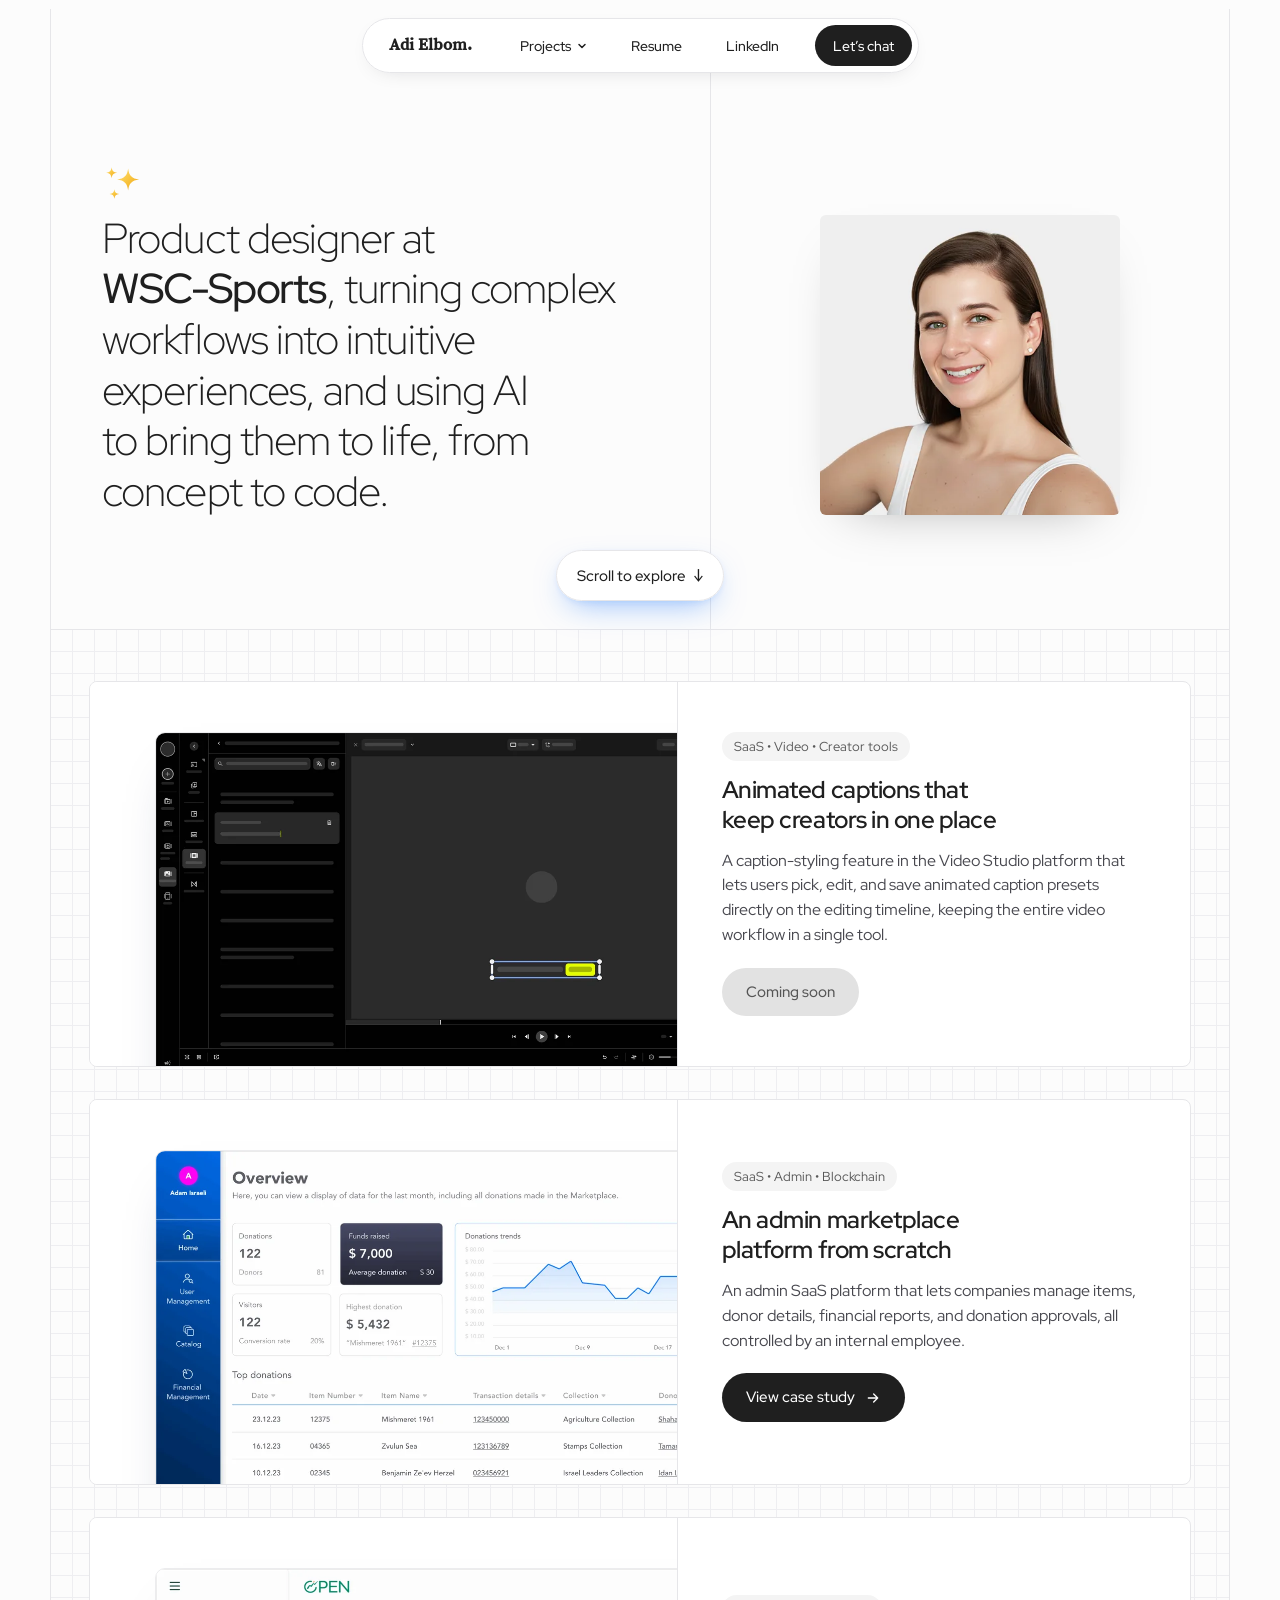
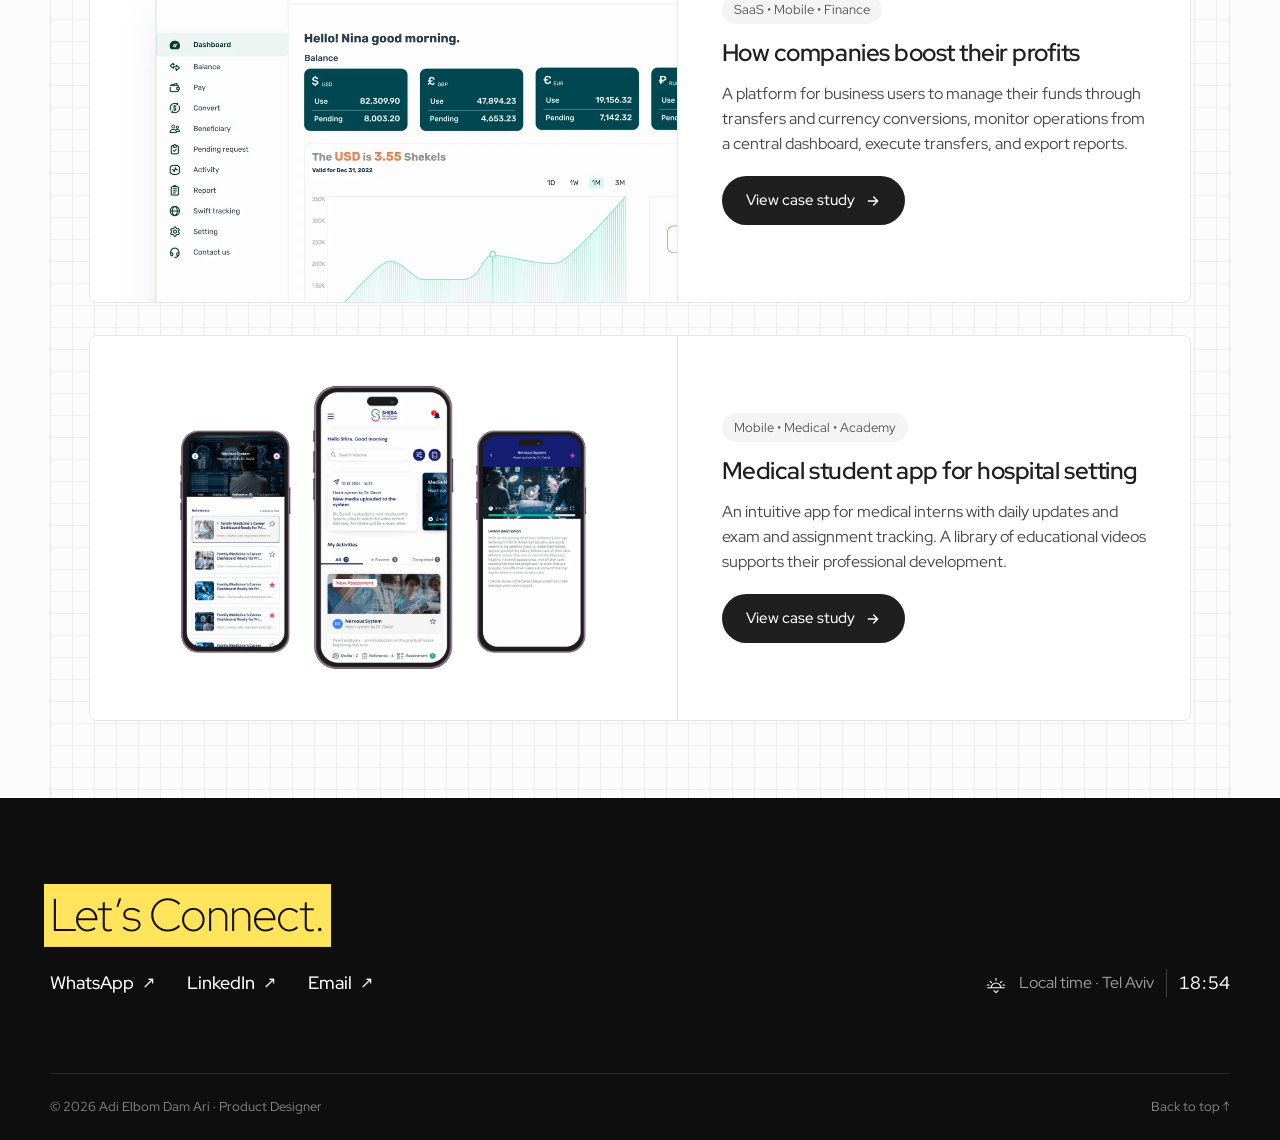
<file: preview.html>
<!DOCTYPE html><html lang="en"><head>
<meta charset="utf-8">
<meta name="viewport" content="width=device-width, initial-scale=1">
<title>Adi Elbom · Product Designer</title>
<meta name="description" content="Product designer at WSC-Sports, turning complex workflows into intuitive experiences, and using AI to bring them to life, from concept to code.">
<meta property="og:title" content="Adi Elbom · Product Designer">
<meta property="og:description" content="Product designer at WSC-Sports, turning complex workflows into intuitive experiences, and using AI to bring them to life, from concept to code.">
<link rel="icon" href="data:image/svg+xml,%3Csvg xmlns='http://www.w3.org/2000/svg' viewBox='0 0 64 64'%3E%3Ccircle cx='32' cy='32' r='32' fill='%231F1F1F'/%3E%3Ctext x='32' y='42' font-family='Georgia,serif' font-size='38' font-weight='700' text-anchor='middle' fill='%23fff'%3Ea%3C/text%3E%3C/svg%3E">
<link rel="preconnect" href="https://fonts.googleapis.com">
<link rel="preconnect" href="https://fonts.gstatic.com" crossorigin>
<link href="https://fonts.googleapis.com/css2?family=DM+Mono:wght@400;500&family=Red+Hat+Display:wght@300;400;500;600;700&family=Song+Myung&display=swap" rel="stylesheet">
<style>/* Adi Elbom portfolio — shared styles */
:root {
  color-scheme: light;
  --paper: #FCFCFC;
  --white: #FFFFFF;
  --surface: #F5F5F6;
  --ink: #1F1F1F;
  --body: #46464D;
  --muted: #7A7A83;
  --line: #E6E6E9;
  --accent: #1573FE;          /* accent = Adi's brand blue */
  --accent-soft: #EAF1FF;
  --grid: #EEEEF1;            /* background grid lines (softer than --line) */
  --cell: 22px;               /* grid cell size; hero divider snaps to it */
  --marker: #FFE45C;          /* highlighter yellow for "Let's Connect." */
  --blue: #1573FE;            /* Adi's brand blue */

  --font: 'Red Hat Display', -apple-system, BlinkMacSystemFont, 'Segoe UI', sans-serif;
  --font-mono: 'DM Mono', ui-monospace, Menlo, monospace;
  --font-logo: 'Song Myung', Georgia, serif;

  --maxw: 1180px;
  --text: 680px;
  --r: 8px;                   /* corner radius for frames and cards */
  box-sizing: border-box;
}
* { box-sizing: border-box; }
html { scroll-behavior: smooth; scroll-padding-top: 96px; }
body {
  margin: 0; background: var(--paper); color: var(--ink);
  font-family: var(--font); font-size: 16px; line-height: 1.6;
  -webkit-font-smoothing: antialiased; overflow-x: hidden;
}
h1, h2, h3, p, figure, ul, ol, dl, dd { margin: 0; }
h1, h2, h3 { text-wrap: balance; font-weight: 600; letter-spacing: -0.03em; }
a { color: inherit; }
img { max-width: 100%; display: block; }
:focus-visible { outline: 2px solid var(--accent); outline-offset: 3px; border-radius: 6px; }
::selection { background: var(--blue); color: #fff; }
.wrap { max-width: var(--maxw); margin-inline: auto; padding-inline: clamp(16px, 4vw, 40px); }
.eyebrow { font-family: var(--font-mono); font-size: 0.72rem; letter-spacing: 0.08em; text-transform: uppercase; color: var(--muted); }

/* ---------- floating pill nav ---------- */
.navholder { position: sticky; top: 14px; z-index: 50; display: flex; justify-content: center; margin-top: 18px; padding-inline: 12px; pointer-events: none; }
nav.site {
  pointer-events: auto; display: flex; align-items: center; gap: 2px;
  background: rgba(255,255,255,0.85); backdrop-filter: blur(16px) saturate(1.4); -webkit-backdrop-filter: blur(16px) saturate(1.4);
  border: 1px solid var(--line); border-radius: 999px;
  padding: 6px 6px 6px 26px; box-shadow: 0 6px 24px -16px rgba(20,20,25,0.3);
  max-width: 100%;
}
.brand { font-family: var(--font-logo); font-weight: 700; font-size: 1.05rem; text-decoration: none; margin-right: 28px; white-space: nowrap; }
.navlinks { display: flex; align-items: center; gap: 8px; }
.navlinks a { font-size: 0.9rem; font-weight: 500; color: var(--ink); padding: 9px 18px; border-radius: 999px; text-decoration: none; transition: color .2s, background .2s; white-space: nowrap; }
.navlinks > a:hover, .dd-trigger:hover, .nav-dd:hover .dd-trigger, .nav-dd.open .dd-trigger { color: var(--ink); background: var(--surface); }
.navlinks a.current { color: var(--ink); }
.navlinks a.cta { background: var(--ink); color: #fff; margin-left: 10px; }
.navlinks a.cta:hover { background: #000; color: #fff; }
/* Projects dropdown */
nav.site { position: relative; }
.nav-dd { display: flex; }
.dd-trigger { display: inline-flex !important; align-items: center; gap: 6px; }
.dd-trigger .chev { transition: transform .25s ease; }
.nav-dd:hover .chev, .nav-dd.open .chev { transform: rotate(180deg); }
.dd { position: absolute; top: 100%; left: 50%; width: min(300px, calc(100vw - 24px)); padding-top: 10px;
  opacity: 0; visibility: hidden; transform: translate(-50%, -4px); transition: opacity .2s ease, transform .2s ease, visibility 0s linear .2s; }
.dd::before { content: ""; position: absolute; inset: 10px 0 0; z-index: -1; background: #fff;
  backdrop-filter: blur(16px); -webkit-backdrop-filter: blur(16px); border: 1px solid var(--line); border-radius: 16px;
  box-shadow: 0 18px 40px -20px rgba(20,20,30,.28); }
.nav-dd:hover .dd, .nav-dd:focus-within .dd, .nav-dd.open .dd { opacity: 1; visibility: visible; transform: translate(-50%, 0); transition-delay: 0s; }
.navlinks .dd > a, .navlinks .dd > .dd-soon { display: grid; gap: 1px; padding: 10px 16px; margin: 6px; border-radius: 10px; text-decoration: none; color: var(--ink); font-size: 1rem; white-space: normal; }
.navlinks .dd > a + a, .navlinks .dd > a + .dd-soon { margin-top: -4px; }
.navlinks .dd > a:hover { background: var(--surface); }
.dd-title { font-size: .95rem; font-weight: 500; }
.dd-note { font-weight: 400; font-size: .8rem; }
.navlinks .dd > a.is-current { background: var(--surface); }
.navlinks .dd > a.is-current .dd-title::after { content: " ·  You’re here"; font-weight: 400; color: var(--muted); font-size: .8rem; }
.dd-soon { opacity: .5; cursor: default; }
@media (hover: none) { .nav-dd:hover .dd { opacity: 0; visibility: hidden; } .nav-dd.open .dd { opacity: 1; visibility: visible; } }

@media (max-width: 560px) {
  nav.site { padding-left: 16px; }
  .brand { font-size: .92rem; margin-right: 8px; }
  .navlinks { gap: 2px; }
  .navlinks a { padding: 7px 10px; font-size: .8rem; }
  .navlinks a.cta { margin-left: 4px; }
  .navlinks .hide-sm { display: none; }
}

/* ================= HOME ================= */
.home-frame { max-width: var(--maxw); margin-inline: auto; border-inline: 1px solid var(--line); }
.hero { position: relative; display: grid; grid-template-columns: 57.5% 1fr; grid-template-columns: round(down, 57.5%, var(--cell)) 1fr; border-bottom: 1px solid var(--line); margin-top: -64px; padding-top: 64px; }
.hero-text { padding: clamp(48px, 7vw, 96px) clamp(20px, 4vw, 56px) 112px; border-right: 1px solid var(--line); }
.hero-text .spark { width: 44px; height: 44px; margin-bottom: 6px; }
.spark svg { display: block; overflow: visible; }
.spark .s { fill: url(#gold); transform-box: fill-box; transform-origin: center; animation: twinkle 2.6s ease-in-out infinite; }
.spark .s2 { animation-delay: .5s; animation-duration: 2.2s; }
.spark .s3 { animation-delay: 1.1s; animation-duration: 2.9s; }
.spark .s1 { filter: drop-shadow(0 0 0 rgba(248,194,58,0)); animation-name: twinkle-main; }
@keyframes twinkle { 0%, 100% { transform: scale(1) rotate(0deg); opacity: 1; } 45% { transform: scale(.55) rotate(25deg); opacity: .55; } 60% { transform: scale(1.12) rotate(0deg); opacity: 1; } }
@keyframes twinkle-main { 0%, 100% { transform: scale(1) rotate(0deg); filter: drop-shadow(0 0 0 rgba(248,194,58,0)); } 50% { transform: scale(1.1) rotate(12deg); filter: drop-shadow(0 0 6px rgba(248,194,58,.55)); } }
.spark:hover .s { animation-duration: .9s; }
@media (prefers-reduced-motion: reduce) { .spark .s { animation: none; } }
.hero-text h1 { font-weight: 300; font-size: clamp(1.9rem, 3.3vw, 2.65rem); line-height: 1.2; letter-spacing: -0.022em; max-width: 21ch; text-wrap: pretty; }
.hero-text h1 b { font-weight: 500; letter-spacing: -0.03em; }
.hero-text .nb { white-space: nowrap; }
@keyframes bob { 50% { transform: translateY(5px); } }
.scroll-btn { position: absolute; left: 50%; bottom: 28px; z-index: 5; display: inline-flex; align-items: center; gap: 8px;
  padding: 11px 20px; border-radius: 999px; background: rgba(255,255,255,.9); backdrop-filter: blur(12px); -webkit-backdrop-filter: blur(12px);
  border: 1px solid var(--line); box-shadow: 0 12px 32px -12px rgba(21,115,254,.55), 0 2px 8px -4px rgba(21,115,254,.25);
  font-size: .92rem; font-weight: 500; color: var(--ink); text-decoration: none; white-space: nowrap;
  transform: translateX(-50%); animation: float 2.6s ease-in-out infinite; transition: background .2s; }
.scroll-btn span { color: var(--ink); font-size: 1.05rem; }
.scroll-btn:hover { background: var(--surface); }
.scroll-btn.gone { opacity: 0 !important; pointer-events: none; transition: opacity .35s ease; }
@keyframes float { 0%, 100% { transform: translate(-50%, 0); } 50% { transform: translate(-50%, -6px); } }
@media (prefers-reduced-motion: reduce) { .scroll-btn { animation: none; } }
.hero-photo { display: grid; place-items: center; padding: calc(clamp(48px, 7vw, 96px) + 50px) 40px 112px; } /* same top/bottom as the headline, so the photo centres on it */
.hero-photo img { width: min(100%, 300px); height: auto; aspect-ratio: 1; object-fit: cover; border-radius: 6px; box-shadow: 0 20px 50px -30px rgba(0,0,0,.35); }
@media (max-width: 820px) {
  .hero { grid-template-columns: 1fr; }
  .hero-text { border-right: 0; border-bottom: 1px solid var(--line); }
  .hero-photo { display: none; }
  .hero-text { padding-top: 40px; }
}

.projects {
  padding: clamp(28px, 4vw, 56px) clamp(14px, 3vw, 48px);
  background-color: var(--paper);
  background-image: linear-gradient(var(--grid) 1px, transparent 1px), linear-gradient(90deg, var(--grid) 1px, transparent 1px);
  background-size: var(--cell) var(--cell); background-position: -1px -1px;
  display: grid; gap: clamp(20px, 3vw, 32px);
}
.card { display: grid; grid-template-columns: 1.15fr 1fr; background: var(--white); border: 1px solid var(--line); border-radius: 8px; overflow: hidden; text-decoration: none; transition: box-shadow .3s, transform .3s; }
a.card:hover { box-shadow: 0 14px 34px -22px rgba(20,20,30,.16), 0 2px 6px -3px rgba(20,20,30,.06); transform: translateY(-2px); }
.card-media { position: relative; overflow: hidden; min-height: clamp(280px, 30vw, 400px);
  background: var(--white); border-right: 1px solid var(--line); }
.card-media img { position: absolute; left: 11%; top: 13%; width: 120%; max-width: none; height: auto;
  border-radius: 10px 0 0 0; border: 1px solid rgba(20,20,40,.08); box-shadow: 0 24px 50px -28px rgba(30,40,90,.35);
  transition: transform .6s cubic-bezier(.2,.7,.2,1); }
a.card:hover .card-media img { transform: translate(-8px, -8px); }
/* images that already have their own background/frame: show whole, no extra frame */
.card-media.plain img { left: 0; top: 0; width: 100%; height: 100%; padding: clamp(12px, 2vw, 28px); object-fit: contain; border: 0; border-radius: 0; box-shadow: none; }
a.card:hover .card-media.plain img { transform: scale(1.03); }
.card-body { padding: clamp(22px, 3.4vw, 48px); display: grid; align-content: center; gap: 14px; justify-items: start; }
.tag { font-size: .82rem; color: #575757; background: #F4F4F4; border-radius: 999px; padding: 4px 12px; }
.card h2 { font-size: clamp(1.25rem, 1.9vw, 1.5rem); line-height: 1.25; letter-spacing: -0.02em; }
.card p { color: var(--body); font-size: .97rem; max-width: 46ch; }
.btn { display: inline-flex; align-items: center; gap: 10px; background: var(--ink); color: #fff; font-weight: 500; font-size: .95rem; padding: 12px 24px; border-radius: 999px; margin-top: 6px; transition: gap .25s, background .25s; }
a.card:hover .btn { gap: 14px; background: #000; }
.btn.soon { background: #E2E2E2; color: #555; }
@media (max-width: 820px) {
  .card { grid-template-columns: 1fr; }
  .card-media { min-height: 0; aspect-ratio: 16 / 11; border-right: 0; border-bottom: 1px solid var(--line); }
  .card-media img { left: 8%; top: 10%; }
  .card-media.plain img { left: 0; top: 0; }
}

/* ================= CASE STUDY ================= */
.cs-head { padding-block: clamp(48px, 7vw, 96px) clamp(32px, 4vw, 48px); text-align: center; }
.cs-head h1 { font-size: clamp(2.4rem, 5.4vw, 4.2rem); line-height: 1.04; letter-spacing: -0.04em; max-width: 22ch; margin: 0 auto; text-wrap: balance; }
.cs-head h1 .lt { font-weight: 300; display: block; }
.cs-head h1 b { font-weight: 700; display: block; }
.nb { white-space: nowrap; }
.lede { margin: 28px auto 0; max-width: 58ch; font-size: clamp(1.05rem, 1.4vw, 1.2rem); color: var(--body); line-height: 1.6; text-wrap: pretty; }
.meta { margin-top: clamp(36px, 5vw, 56px); display: grid; grid-template-columns: repeat(4, minmax(0, 1fr)); gap: 0 28px; text-align: center; }
.meta div { border-top: 1px solid var(--line); padding-top: 14px; min-width: 0; }
.meta dt { font-family: var(--font-mono); font-size: 0.68rem; letter-spacing: 0.08em; text-transform: uppercase; color: var(--muted); }
.meta dd { margin-top: 6px; font-weight: 500; font-size: 0.95rem; }
@media (max-width: 760px) { .meta { grid-template-columns: repeat(2, minmax(0, 1fr)); gap: 20px; } }

.hero-shot { margin-bottom: clamp(56px, 7vw, 88px); border-radius: var(--r); overflow: hidden; background: var(--surface);
  padding: clamp(20px, 5vw, 64px) clamp(20px, 7vw, 96px) 0; border: 1px solid var(--line); }
.hero-shot img, .hero-shot video { display: block; width: 100%; height: auto; border-radius: 10px 10px 0 0; border: 0;
  box-shadow: 0 30px 60px -36px rgba(30,40,90,.35); }
/* screenshots that already carry their own border and rounded corners */
.hero-shot.own-frame img { border-radius: 0; box-shadow: none; filter: drop-shadow(0 24px 28px rgba(30,40,90,.16)); }
/* hero with a transparent phones image */
.hero-shot.phones-hero { padding: clamp(20px, 4vw, 48px) clamp(20px, 6vw, 80px); }
.hero-shot.phones-hero img { border-radius: 0; box-shadow: none; filter: drop-shadow(0 24px 30px rgba(20,20,40,.18)); }
.hero-shot.bg { background-size: cover; background-position: center; border: 0; }
.hero-shot.bg img { border: 0; border-radius: 0; box-shadow: none; }

.tldr { display: grid; grid-template-columns: repeat(3, minmax(0, 1fr)); gap: 0 40px; margin-bottom: clamp(56px, 6vw, 88px); }
.tldr article { border-top: 1px solid var(--line); padding-top: 18px; display: grid; gap: 10px; align-content: start; }
.tldr .eyebrow { font-family: var(--font); font-size: 1.15rem; font-weight: 600; letter-spacing: -0.015em; text-transform: none; color: var(--accent); }
.tldr p { color: var(--body); text-wrap: pretty; }
@media (max-width: 860px) { .tldr { grid-template-columns: 1fr; gap: 28px; } }

.story { counter-reset: chap; }
.story > .chapter:not(.sub) { counter-increment: chap; }
.pill .n::before { content: counter(chap, decimal-leading-zero); }
.story { display: grid; gap: clamp(56px, 6vw, 88px); }
.chapter { display: grid; justify-items: center; text-align: center; gap: clamp(14px, 1.8vw, 22px); }
.chapter + .chapter.sub { margin-top: calc(-1 * clamp(20px, 2.5vw, 36px)); }
.pill { display: inline-flex; align-items: center; gap: 10px; padding: 9px 22px; border-radius: 999px; background: var(--surface); border: 1px solid #EBEBED; color: #8E8E97; font-weight: 600; font-size: clamp(.92rem, 1.2vw, 1.05rem); }
.pill .n { font-family: var(--font-mono); font-weight: 500; font-size: .74rem; color: var(--accent); }
.statement { max-width: 30em; font-size: clamp(1.45rem, 2.6vw, 2.15rem); line-height: 1.22; font-weight: 600; letter-spacing: -0.025em; text-wrap: balance; }
.statement.big { font-size: clamp(2rem, 4.4vw, 3.4rem); line-height: 1.06; letter-spacing: -0.04em; max-width: 20ch; }
.statement em { font-style: normal; color: var(--accent); }
.support { max-width: 62ch; font-size: 1.05rem; color: var(--muted); line-height: 1.7; }
.note { font-size: .88rem; color: var(--muted); font-style: italic; }

.shot { width: 100%; margin-top: clamp(8px, 2vw, 20px); }
.shot img { width: 100%; height: auto; border-radius: 4px; }
.shot { background: var(--surface); border: 1px solid var(--line); border-radius: var(--r); padding: clamp(10px, 1.4vw, 16px); }
.shot.framed { padding: clamp(14px, 3vw, 40px); }
.duo { width: 100%; display: grid; grid-template-columns: repeat(2, minmax(0, 1fr)); gap: clamp(10px, 1.6vw, 20px); margin-top: clamp(8px, 2vw, 20px); }
.duo > img, .duo > div { background: var(--surface); border: 1px solid var(--line); border-radius: var(--r); padding: clamp(10px, 1.4vw, 16px); }
.duo img { width: 100%; height: auto; border-radius: 4px; display: block; }
.duo > img { box-sizing: border-box; }
.duo.framed > * { padding: clamp(12px, 2vw, 28px); display: grid; place-items: center; }
.duo.framed img { padding: 0; border: 0; background: none; }
.phones { width: 100%; display: grid; grid-template-columns: repeat(var(--n, 4), minmax(0, 1fr)); gap: clamp(10px, 1.6vw, 20px); background: var(--surface); border-radius: var(--r); padding: clamp(18px, 3.5vw, 48px); margin-top: clamp(8px, 2vw, 20px); align-items: start; }
.phones img { width: 100%; height: auto; }
@media (max-width: 720px) { .duo { grid-template-columns: 1fr; } .phones { grid-template-columns: repeat(2, minmax(0, 1fr)); } }

.logos { display: flex; flex-wrap: wrap; justify-content: center; align-items: center; gap: clamp(20px, 4vw, 48px); padding: 8px 0; }
.logos img { height: 30px; width: auto; filter: grayscale(1); opacity: .65; }

.trio { list-style: none; padding: 0; width: 100%; max-width: 1000px; display: grid; grid-template-columns: repeat(var(--cols, 3), minmax(0, 1fr)); gap: 36px 36px; text-align: left; margin-top: 10px; }
.trio > li { border-top: 1px solid var(--line); padding-top: 18px; display: grid; gap: 8px; align-content: start; min-width: 0; }
.trio > li::before { content: counter(item, decimal-leading-zero); counter-increment: item; font-family: var(--font-mono); font-size: .72rem; color: var(--accent); }
.trio { counter-reset: item; }
.trio h3 { font-size: 1.08rem; letter-spacing: -0.02em; line-height: 1.3; }
.trio p { color: var(--muted); font-size: .96rem; }
@media (max-width: 900px) { .trio { --cols: 2 !important; } }
@media (max-width: 560px) { .trio { --cols: 1 !important; } }

/* full-width grey band for a chapter */
.chapter.band { width: 100vw; margin-inline: calc(50% - 50vw); background: var(--surface); padding: clamp(48px, 6vw, 80px) clamp(16px, 4vw, 48px); }
.band .pill { background: #fff; }

/* final screens: full-width grey band, short title + explanation per feature, screens side by side */
.features { width: 100vw; margin-inline: calc(50% - 50vw); margin-top: clamp(8px, 2vw, 24px); background: var(--surface);
  padding: clamp(8px, 2vw, 24px) clamp(16px, 4vw, 48px); text-align: left; }
.feature { max-width: 1240px; margin-inline: auto; display: grid; gap: clamp(16px, 2vw, 24px); padding-block: clamp(40px, 5vw, 72px); border-top: 1px solid #E3E3E7; }
.feature:first-child { border-top: 0; }
.feature-text { width: 100%; }
.feature-text h3 { display: flex; align-items: baseline; gap: 12px; font-size: clamp(1.15rem, 1.6vw, 1.35rem); font-weight: 600; letter-spacing: -0.02em; line-height: 1.25; }
.feature-text .fn { font-family: var(--font-mono); font-size: .78rem; font-weight: 500; letter-spacing: .04em; color: var(--accent); }
.feature-shots { display: grid; gap: clamp(14px, 2.4vw, 32px); align-items: start; }
.feature-shots.two { grid-template-columns: repeat(2, minmax(0, 1fr)); }
.feature-shots:not(.two) { grid-template-columns: repeat(2, minmax(0, 1fr)); }
.feature-shots img { width: 100%; height: auto; display: block; border-radius: var(--r); box-shadow: 0 1px 2px rgba(20,20,30,.06), 0 18px 40px -24px rgba(20,20,30,.28); }
.feature-shots.phones-shots { grid-template-columns: repeat(var(--n, 5), minmax(0, 1fr)); column-gap: clamp(20px, 4vw, 64px); width: 100%; max-width: calc(var(--n, 5) * 200px + (var(--n, 5) - 1) * 64px); margin-inline: auto; }
.feature-shots.phones-shots img { box-shadow: none; border-radius: 0; background: none; }
@media (max-width: 760px) { .feature-shots.two, .feature-shots:not(.two) { grid-template-columns: 1fr; } .feature-shots.phones-shots { grid-template-columns: repeat(2, minmax(0, 1fr)); column-gap: 20px; max-width: 420px; } .feature-shots.trim-mobile > :last-child { display: none; } }
.zoomable { cursor: zoom-in; transition: transform .25s ease, box-shadow .25s ease; }
.zoomable:hover { transform: translateY(-2px); box-shadow: 0 1px 2px rgba(20,20,30,.06), 0 24px 48px -24px rgba(20,20,30,.34); }

/* lightbox */
.lightbox { position: fixed; inset: 0; z-index: 100; display: grid; place-items: center; padding: clamp(16px, 4vw, 56px); background: rgba(14,14,18,.86);
  backdrop-filter: blur(6px); -webkit-backdrop-filter: blur(6px); opacity: 0; transition: opacity .25s ease; cursor: zoom-out; }
.lightbox.open { opacity: 1; }
.lightbox img { max-width: min(100%, 1600px); max-height: calc(100vh - 2 * clamp(16px, 4vw, 56px) - 30px); width: auto; height: auto; object-fit: contain; border-radius: 8px; box-shadow: 0 30px 80px -20px rgba(0,0,0,.6); transform: scale(.97); transition: transform .25s ease; }
.lightbox.open img { transform: none; }
.lightbox-close { position: absolute; top: 16px; right: 16px; width: 40px; height: 40px; border-radius: 50%; border: 0; background: rgba(255,255,255,.12); color: #fff; font-size: 22px; line-height: 40px; cursor: pointer; }
.lightbox-close:hover { background: rgba(255,255,255,.22); }
.lightbox-cap { position: absolute; bottom: 16px; left: 0; right: 0; text-align: center; color: rgba(255,255,255,.75); font-size: .9rem; }

/* small row of reference phone screens inside a frame */
.duo > .mini-phones { display: grid; grid-template-columns: repeat(4, minmax(0, 1fr)); gap: clamp(6px, 1vw, 12px); align-items: center; }
.mini-phones img { width: 100%; height: auto; border-radius: 6px; }
.band .trio > li { background: #fff; border-top: 0; border-radius: var(--r); padding: 18px 20px 20px; }

/* coded user flow */
.flow { width: 100%; background: var(--surface); border: 1px solid var(--line); border-radius: var(--r); padding: clamp(16px, 2.4vw, 32px); margin-top: clamp(8px, 2vw, 20px); }
.flow { position: relative; padding: clamp(12px, 1.8vw, 20px); min-width: 0; max-width: 100%; box-sizing: border-box; }
.chapter { grid-template-columns: minmax(0, 1fr); }
.story { grid-template-columns: minmax(0, 1fr); }
.flow-scroll { overflow-x: auto; -webkit-overflow-scrolling: touch; scrollbar-width: none; border-radius: 4px;
  -webkit-mask-image: linear-gradient(90deg, transparent 0, #000 var(--fl, 0px), #000 calc(100% - var(--fr, 48px)), transparent 100%);
          mask-image: linear-gradient(90deg, transparent 0, #000 var(--fl, 0px), #000 calc(100% - var(--fr, 48px)), transparent 100%); }
.flow-scroll::-webkit-scrollbar { display: none; }
.flow-svg { display: block; width: calc(var(--w) * 1.08px); max-width: none; height: auto; font-family: var(--font); }
.flow-hint { position: absolute; right: 18px; bottom: 14px; display: inline-flex; align-items: center; gap: 6px; font-size: .78rem; font-weight: 500; color: var(--muted);
  background: rgba(255,255,255,.9); border: 1px solid var(--line); border-radius: 999px; padding: 5px 11px; pointer-events: none; transition: opacity .3s; }
.flow-hint .hint-touch { display: none; }
@media (hover: none) { .flow-hint .hint-mouse { display: none; } .flow-hint .hint-touch { display: inline; } }
.flow.explored .flow-hint { opacity: 0; }
@media (hover: hover) and (pointer: fine) { .flow-scroll { overflow-x: hidden; cursor: ew-resize; } }
.flow .step, .flow .status { fill: #fff; stroke: #E2E3E8; stroke-width: 1; }
.flow .start { fill: var(--ink); }
.flow .t-start { fill: #fff; font-size: 14px; font-weight: 500; }
.flow .plus { stroke: #fff; stroke-width: 1.6; stroke-linecap: round; }
.flow .t { fill: var(--ink); font-size: 14px; font-weight: 500; }
.flow .t-sub { fill: var(--muted); font-size: 12px; }
.flow .lock { fill: none; stroke: var(--muted); stroke-width: 1.2; stroke-linejoin: round; }
.flow .t-chip { font-size: 9.5px; font-weight: 600; letter-spacing: .06em; }
.flow .chip-draft { fill: #EEF0F3; } .flow .chip-draft-t { fill: #5B6170; }
.flow .chip-pub { fill: #E6F5EE; } .flow .chip-pub-t { fill: #1F8A5B; }
.flow .chip-pend { fill: #FFF3DC; } .flow .chip-pend-t { fill: #A86A00; }
.flow .chip-off { fill: #FDECEC; } .flow .chip-off-t { fill: #C23B3B; }
.flow .decision { fill: #fff; stroke: var(--blue); stroke-width: 1.5; }
.flow .dia { fill: var(--blue); }
.flow .t-dec { fill: var(--ink); font-size: 14px; font-weight: 500; }
.flow .action { fill: var(--blue); }
.flow .t-action { fill: #fff; font-size: 14px; font-weight: 600; }
.flow .e { fill: none; stroke: #A9ACB6; stroke-width: 1.5; }
.flow .e.no { stroke: #E25C5C; stroke-dasharray: 5 5; }
.flow .e.back { stroke-dasharray: 5 5; }
.flow .ah { fill: none; stroke: #A9ACB6; stroke-width: 1.6; stroke-linecap: round; stroke-linejoin: round; }
.flow .ah-red { fill: none; stroke: #E25C5C; stroke-width: 1.6; stroke-linecap: round; stroke-linejoin: round; }
.flow .lbl-yes { fill: #E6F5EE; } .flow .lbl-yes-t { fill: #1F8A5B; font-size: 11.5px; font-weight: 600; }
.flow .lbl-no { fill: #FDECEC; } .flow .lbl-no-t { fill: #D64545; font-size: 11.5px; font-weight: 600; }
.flow .lbl-grey { fill: #ECECEF; } .flow .lbl-grey-t { fill: #6B6E78; font-size: 11.5px; font-weight: 600; }

/* user-journey sections are desktop-only (diagrams are too wide for phones) */
@media (max-width: 760px) { .hide-mobile { display: none !important; } }

/* competitor comparison tables */
.cmp-grid { width: 100%; display: grid; grid-template-columns: repeat(2, minmax(0, 1fr)); gap: clamp(10px, 1.6vw, 20px); margin-top: clamp(8px, 2vw, 20px); text-align: left; }
.cmp-card { background: var(--surface); border: 1px solid var(--line); border-radius: var(--r); padding: clamp(10px, 1.4vw, 16px); }
.cmp { width: 100%; border-collapse: separate; border-spacing: 0 6px; font-size: .95rem; }
.cmp thead th { font-size: .82rem; font-weight: 600; color: var(--ink); text-align: center; padding: 6px 4px 4px; white-space: nowrap; }
.cmp tbody th { font-weight: 500; text-align: left; padding: 12px 14px; background: #fff; border-radius: 6px 0 0 6px; white-space: nowrap; }
.cmp td { background: #fff; text-align: center; padding: 8px 4px; }
.cmp td:last-child { border-radius: 0 6px 6px 0; }
.cmp svg { width: 20px; height: 20px; fill: none; stroke-width: 1.4; stroke-linecap: round; stroke-linejoin: round; vertical-align: middle; }
.cmp .y svg { stroke: #2F9E6E; } .cmp .y circle { fill: #EAF6F0; }
.cmp .n svg { stroke: #D64545; } .cmp .n circle { fill: #FDEDED; }
@media (max-width: 980px) { .cmp-grid { grid-template-columns: 1fr; } }
@media (max-width: 480px) { .cmp { font-size: .84rem; } .cmp thead th { font-size: .7rem; } .cmp tbody th { padding: 10px 8px; white-space: normal; } .cmp svg { width: 18px; height: 18px; } }

/* moving logo strip */
.marquee { width: 100%; overflow: hidden; -webkit-mask-image: linear-gradient(90deg, transparent, #000 12%, #000 88%, transparent); mask-image: linear-gradient(90deg, transparent, #000 12%, #000 88%, transparent); }
.marquee-track { display: flex; gap: clamp(40px, 6vw, 80px); width: max-content; animation: marquee 22s linear infinite; padding: 6px 0; }
.marquee-track span { font-size: clamp(1.3rem, 2.2vw, 1.8rem); font-weight: 600; letter-spacing: -0.03em; color: #B9B9C1; white-space: nowrap; }
.marquee:hover .marquee-track { animation-play-state: paused; }
@keyframes marquee { to { transform: translateX(-50%); } }
@media (prefers-reduced-motion: reduce) { .marquee-track { animation: none; } }

/* annotated screens: image + short caption */
.screens { width: 100%; display: grid; grid-template-columns: repeat(2, minmax(0, 1fr)); gap: clamp(28px, 4vw, 48px) clamp(14px, 2vw, 24px); margin-top: clamp(8px, 2vw, 20px); text-align: left; }
.screens figure { display: grid; gap: 14px; align-content: start; }
.screens img { width: 100%; height: auto; border-radius: 12px; border: 1px solid var(--line); background: var(--white); }
.screens figcaption { font-size: .93rem; color: var(--muted); }
.screens figcaption b { display: block; color: var(--ink); font-weight: 600; margin-bottom: 2px; }
.screens.phones-row { grid-template-columns: repeat(var(--n, 3), minmax(0, 1fr)); background: var(--surface); border-radius: var(--r); padding: clamp(18px, 3.5vw, 44px); }
.screens.phones-row img { border: 0; background: none; border-radius: 0; }
@media (max-width: 720px) { .screens { grid-template-columns: 1fr; } .screens.phones-row { grid-template-columns: repeat(2, minmax(0, 1fr)); } }

/* scene: big image with frosted caption band */
.scene { position: relative; width: 100%; border-radius: var(--r); overflow: hidden; background: #ECECEF; text-align: left; isolation: isolate; }
.scene + .scene { margin-top: clamp(20px, 3vw, 36px); }
.scene > img { width: 100%; height: auto; }
.scene-band { padding: clamp(22px, 3.4vw, 44px) clamp(22px, 4vw, 56px) clamp(24px, 3.6vw, 48px); background: #F1F1F4; display: grid; gap: 8px; }
.scene-band h3 { font-size: clamp(1.25rem, 2.2vw, 1.9rem); line-height: 1.15; letter-spacing: -0.03em; }
.scene-band p { max-width: 70ch; color: var(--body); font-size: 1rem; }
.scene .extra { display: grid; grid-template-columns: repeat(2, minmax(0, 1fr)); gap: clamp(10px, 1.6vw, 20px); padding: 0 clamp(14px, 2.4vw, 32px) clamp(14px, 2.4vw, 32px); background: #F1F1F4; }
.scene .extra img { width: 100%; height: auto; border-radius: 10px; }
@media (max-width: 720px) { .scene .extra { grid-template-columns: 1fr; } }

/* results */
.results { list-style: none; padding: 0; width: 100%; display: grid; grid-template-columns: repeat(3, minmax(0, 1fr)); gap: clamp(10px, 1.6vw, 20px); text-align: left; margin-top: 10px; }
.results li { background: var(--surface); border-radius: var(--r); padding: clamp(24px, 3vw, 36px); display: grid; gap: 10px; align-content: start; }
.big-num { font-size: clamp(2.6rem, 5vw, 4rem); font-weight: 600; letter-spacing: -0.05em; line-height: 1; color: var(--ink); }
.results .eyebrow { color: var(--accent); }
.results h3 { font-size: clamp(1.1rem, 1.6vw, 1.3rem); line-height: 1.2; letter-spacing: -0.025em; }
.results p { color: var(--muted); font-size: .95rem; }
@media (max-width: 860px) { .results { grid-template-columns: 1fr; } }

/* next case study */
.next { margin-top: clamp(72px, 8vw, 110px); display: grid; justify-items: center; gap: 14px; text-align: center; text-decoration: none; }
.next .title { font-size: clamp(2.2rem, 5vw, 3.8rem); font-weight: 600; line-height: 1.03; letter-spacing: -0.045em; max-width: 18ch; }
.next .go { display: inline-flex; align-items: center; gap: 8px; margin-top: 8px; border: 1px solid var(--line); font-weight: 500; font-size: .88rem; padding: 10px 18px; border-radius: 999px; transition: background .25s, color .25s, border-color .25s; }
.next:hover .go { background: var(--ink); color: #fff; border-color: var(--ink); }

/* ================= FOOTER (shared) ================= */
.site-foot { background: #0E0E0E; color: #fff; margin-top: clamp(80px, 9vw, 130px); padding-inline: clamp(16px, 4vw, 40px); }
.foot-inner { max-width: var(--maxw); margin-inline: auto; padding-block: clamp(56px, 7vw, 96px) clamp(48px, 6vw, 80px);
  display: grid; grid-template-columns: 1fr auto; gap: 48px; align-items: end; }
.foot-title { font-size: clamp(2rem, 3.6vw, 3rem); font-weight: 300; letter-spacing: -0.022em; line-height: 1.2; }
.foot-title .hl { padding: 0 .14em .04em; margin-left: -.14em; -webkit-box-decoration-break: clone; box-decoration-break: clone;
  background: linear-gradient(var(--marker), var(--marker)) left center / 0% 100% no-repeat;
  transition: background-size 1s cubic-bezier(.7,0,.2,1) .25s, color .35s ease .55s; }
.foot-title.in .hl { background-size: 100% 100%; color: #0E0E0E; }
@media (prefers-reduced-motion: reduce) { .foot-title .hl { background-size: 100% 100%; color: #0E0E0E; transition: none; } }
.foot-links { display: flex; flex-wrap: wrap; gap: 12px 32px; margin-top: 26px; }
.foot-links a { display: inline-flex; align-items: center; gap: 8px; font-size: 1.1rem; font-weight: 500; color: #fff; text-decoration: none; }
.foot-links .ext { font-size: .9em; transition: transform .25s ease; }
.foot-links a:hover { color: rgba(255,255,255,.75); }
.foot-links a:hover .ext { transform: translate(2px, -2px); }

/* live Tel Aviv clock */
.clock { display: inline-flex; align-items: center; gap: 12px; white-space: nowrap; }
.clock-icons { position: relative; width: 22px; height: 22px; flex: none; }
.ci { position: absolute; inset: 0; width: 100%; height: 100%; fill: none; stroke: #fff; stroke-width: 1.6; stroke-linecap: round; stroke-linejoin: round;
  opacity: 0; transform: translateY(6px) rotate(-20deg); transition: opacity .8s ease, transform .8s cubic-bezier(.2,.7,.2,1); }
.clock[data-period="sunrise"] .ci-sunrise, .clock[data-period="sun"] .ci-sun,
.clock[data-period="sunset"] .ci-sunset, .clock[data-period="moon"] .ci-moon { opacity: 1; transform: none; }
.clock[data-period="sun"] .ci-sun { animation: spin 40s linear infinite; }
.clock[data-period="moon"] .ci-moon { animation: sway 5s ease-in-out infinite; }
@keyframes spin { to { transform: rotate(360deg); } }
@keyframes sway { 50% { transform: rotate(-8deg); } }
.clock-label { font-size: 1rem; color: rgba(255,255,255,.6); }
.clock-time { font-size: 1.1rem; font-weight: 500; color: #fff; font-variant-numeric: tabular-nums; padding-left: 12px; border-left: 1px solid rgba(255,255,255,.2); }
.clock-time .colon { display: inline-block; margin: 0 1px; animation: blink 2s steps(1) infinite; }
@keyframes blink { 50% { opacity: .2; } }
@media (prefers-reduced-motion: reduce) { .ci, .clock-time .colon { animation: none !important; transition: none; } }
@media (max-width: 820px) { .foot-inner { grid-template-columns: 1fr; gap: 40px; } .clock { justify-self: start; } }

.foot-bottom { max-width: var(--maxw); margin-inline: auto; border-top: 1px solid rgba(255,255,255,.12); padding-block: 22px;
  display: flex; justify-content: space-between; flex-wrap: wrap; gap: 10px; font-size: .84rem; color: rgba(255,255,255,.5); }
.foot-bottom a { color: inherit; text-decoration: none; }
.foot-bottom a:hover { color: #fff; }
/* home: the project grid runs straight into the footer, no gap */
.home-frame ~ .site-foot { margin-top: 0; }
.home-frame .projects { padding-bottom: clamp(48px, 6vw, 88px); }

/* ================= CASE-STUDY SECTION NAVIGATOR ================= */
.toc { position: fixed; left: clamp(16px, 2.2vw, 36px); top: 50%; z-index: 40; display: grid; gap: 2px;
  padding: 12px 10px; border-radius: 14px; border: 1px solid transparent;
  opacity: 0; visibility: hidden; transform: translate(-6px, -50%); transition: opacity .3s ease, transform .3s ease, visibility 0s linear .3s, background .25s, border-color .25s, box-shadow .25s; }
.toc.show { opacity: 1; visibility: visible; transform: translate(0, -50%); transition-delay: 0s; }
.toc a { display: flex; align-items: center; gap: 12px; padding: 4px 4px; text-decoration: none; color: var(--muted); border-radius: 8px; }
.toc .ln { position: relative; width: 18px; height: 2px; border-radius: 2px; background: #D9D9DE; overflow: hidden; flex: none; transition: width .3s ease, background .3s; }
.toc .ln i { position: absolute; inset: 0; background: var(--blue); transform-origin: left; transform: scaleX(0); }
.toc a.on .ln { width: 30px; }
.toc .lb { font-size: .84rem; font-weight: 500; white-space: nowrap; max-width: 0; opacity: 0; overflow: hidden; transition: max-width .3s ease, opacity .2s ease; }
.toc a.on .lb { color: var(--ink); }
.toc:hover { background: rgba(255,255,255,.95); border-color: var(--line); box-shadow: 0 14px 34px -20px rgba(20,20,30,.25); backdrop-filter: blur(12px); -webkit-backdrop-filter: blur(12px); }
.toc:hover .lb { max-width: 220px; opacity: 1; }
.toc a:hover .lb { color: var(--ink); }
.toc a:hover .ln { background: #C4C4CB; }
@media (max-width: 1319px) { .toc { display: none; } }
@media (prefers-reduced-motion: reduce) { .toc, .toc .ln, .toc .lb { transition: none; } }

/* reveal on scroll */
.reveal { opacity: 0; transform: translateY(16px); transition: opacity .8s ease, transform .8s cubic-bezier(.2,.7,.2,1); }
.reveal.in { opacity: 1; transform: none; }
@media (prefers-reduced-motion: reduce) { .reveal { opacity: 1; transform: none; transition: none; } html { scroll-behavior: auto; } }

/* home: hello popup */
.hello-pop { position: fixed; right: clamp(16px, 2.2vw, 32px); bottom: clamp(16px, 2.2vw, 32px); z-index: 60; width: 300px; padding: 14px 14px 18px;
  background: var(--white); border: 1px solid var(--line); border-radius: 20px; box-shadow: 0 2px 6px rgba(20,20,30,.06), 0 24px 56px -20px rgba(20,20,30,.32);
  opacity: 0; transform: translateY(16px) scale(.98); transition: opacity .4s ease, transform .4s cubic-bezier(.2,.8,.2,1); }
.hello-pop.open { opacity: 1; transform: none; }
.hello-pop[hidden] { display: none; }
.hello-art { display: grid; place-items: center; height: 148px; border-radius: 12px; background: var(--surface); }
.hello-hi { overflow: visible; }
.hi-line { fill: none; stroke: var(--ink); stroke-width: 2.4; stroke-linecap: round; stroke-linejoin: round; stroke-dasharray: 1; stroke-dashoffset: 1; animation: hi-draw 5s ease-in-out infinite; }
.hi-dot { fill: var(--ink); transform-box: fill-box; transform-origin: center; transform: scale(0); animation: hi-dot 5s ease-in-out infinite; }
@keyframes hi-draw { 0% { stroke-dashoffset: 1; opacity: 1; } 38% { stroke-dashoffset: 0; } 85% { stroke-dashoffset: 0; opacity: 1; } 95%, 100% { stroke-dashoffset: 0; opacity: 0; } }
@keyframes hi-dot { 0%, 40% { transform: scale(0); opacity: 1; } 46% { transform: scale(1.5); } 50%, 85% { transform: scale(1); opacity: 1; } 95%, 100% { transform: scale(1); opacity: 0; } }
.hello-pop h2 { margin: 18px 8px 6px; font-size: 1.2rem; font-weight: 500; line-height: 1.3; letter-spacing: -0.01em; color: var(--ink); text-wrap: balance; }
.hello-pop p { margin: 0 8px 18px; font-size: .95rem; line-height: 1.5; color: var(--muted); text-wrap: pretty; hyphens: manual; }
.hello-cta { display: flex; justify-content: center; margin: 0 4px; padding: 12px 20px; border-radius: 999px; background: var(--ink); color: #fff; font-weight: 500; text-decoration: none; transition: background .2s; }
.hello-cta:hover { background: #000; }
.hello-close { position: absolute; top: -12px; right: -12px; display: grid; place-items: center; width: 34px; height: 34px; padding: 0; border: 1px solid var(--line); border-radius: 50%;
  background: var(--white); color: var(--ink); cursor: pointer; box-shadow: 0 4px 12px -4px rgba(20,20,30,.2); transition: background .2s; }
.hello-close:hover { background: var(--surface); }
@media (max-width: 760px) { .hello-pop { display: none !important; } }
@media (prefers-reduced-motion: reduce) { .hi-line { animation: none; stroke-dashoffset: 0; } .hi-dot { animation: none; transform: none; } .hello-pop { transition: none; } }
</style>
</head><body><div id="app"></div>
<script id="pages" type="application/json">{"home": "\n<div class=\"navholder\">\n  <nav class=\"site\" aria-label=\"Main\">\n    <a class=\"brand\" href=\"#home\">Adi Elbom.<\/a>\n    <div class=\"navlinks\">\n      <div class=\"nav-dd\">\n        <a class=\"dd-trigger\" href=\"#work\" aria-haspopup=\"true\" aria-expanded=\"false\">Projects <svg class=\"chev\" width=\"10\" height=\"10\" viewBox=\"0 0 10 10\" aria-hidden=\"true\"><path d=\"M2 3.5 5 6.5 8 3.5\" fill=\"none\" stroke=\"currentColor\" stroke-width=\"1.5\" stroke-linecap=\"round\" stroke-linejoin=\"round\"/><\/svg><\/a>\n        <div class=\"dd\" role=\"menu\">\n          <a href=\"#nft-admin\"><span class=\"dd-title\">Blockchain Admin Platform<\/span><\/a>\n          <a href=\"#money-transfer-platform\"><span class=\"dd-title\">Money Transfer Platform<\/span><\/a>\n          <a href=\"#medical-students-app\"><span class=\"dd-title\">Medical Students App<\/span><\/a>\n          <span class=\"dd-soon\"><span class=\"dd-title\">Animated Captions <span class=\"dd-note\">\u00b7 Coming soon<\/span><\/span><\/span>\n        <\/div>\n      <\/div>\n      <a href=\"resume.pdf\" target=\"_blank\" rel=\"noopener\">Resume<\/a>\n      <a class=\"hide-sm\" href=\"https://www.linkedin.com/in/adi-elbom/\" target=\"_blank\" rel=\"noopener\">LinkedIn<\/a>\n      <a class=\"cta\" href=\"https://api.whatsapp.com/send?phone=972507307688\" target=\"_blank\" rel=\"noopener\">Let\u2019s chat<\/a>\n    <\/div>\n  <\/nav>\n<\/div>\n\n<div class=\"home-frame\">\n  <section class=\"hero\">\n    <div class=\"hero-text\">\n      <div class=\"spark\" aria-hidden=\"true\"><svg viewBox=\"0 0 64 64\" width=\"44\" height=\"44\">\n        <defs><linearGradient id=\"gold\" x1=\"0\" y1=\"0\" x2=\"1\" y2=\"1\"><stop offset=\"0\" stop-color=\"#FFE27A\"/><stop offset=\".55\" stop-color=\"#F8C23A\"/><stop offset=\"1\" stop-color=\"#E9A21F\"/><\/linearGradient><\/defs>\n        <path class=\"s s1\" d=\"M38 8c1.4 10.6 5.4 14.6 16 16-10.6 1.4-14.6 5.4-16 16-1.4-10.6-5.4-14.6-16-16 10.6-1.4 14.6-5.4 16-16Z\"/>\n        <path class=\"s s2\" d=\"M14 6c.7 5.3 2.7 7.3 8 8-5.3.7-7.3 2.7-8 8-.7-5.3-2.7-7.3-8-8 5.3-.7 7.3-2.7 8-8Z\"/>\n        <path class=\"s s3\" d=\"M18 38c.6 4.6 2.4 6.4 7 7-4.6.6-6.4 2.4-7 7-.6-4.6-2.4-6.4-7-7 4.6-.6 6.4-2.4 7-7Z\"/>\n      <\/svg><\/div>\n      <h1>Product designer at <b class=\"nb\">WSC-Sports<\/b>, turning complex workflows into intuitive experiences, and using AI to bring them to life, from concept to&nbsp;code.<\/h1>\n    <\/div>\n    <div class=\"hero-photo\">\n      <img src=\"assets/img/2025/09/profile-pic-sm.webp\" data-full=\"assets/img/2025/09/profile-pic.webp\" alt=\"Adi Elbom\" width=\"483\" height=\"483\">\n    <\/div>\n    <a class=\"scroll-btn\" href=\"#work\" id=\"scrollBtn\">Scroll to explore <span aria-hidden=\"true\">\u2193<\/span><\/a>\n  <\/section>\n\n  <section class=\"projects\" id=\"work\" aria-label=\"Case studies\">\n\n    <div class=\"card reveal\" aria-disabled=\"true\">\n      <div class=\"card-media\"><img src=\"assets/img/2026/10/SK-05---Apply-caption-preset_default-hover-sm.webp\" data-full=\"assets/img/2026/10/SK-05---Apply-caption-preset_default-hover.webp\" alt=\"Caption presets panel on the Video Studio timeline\" loading=\"lazy\" width=\"3840\" height=\"2160\"><\/div>\n      <div class=\"card-body\">\n        <span class=\"tag\">SaaS \u2022 Video \u2022 Creator tools<\/span>\n        <h2>Animated captions that keep creators in one place<\/h2>\n        <p>A caption-styling feature in the Video Studio platform that lets users pick, edit, and save animated caption presets directly on the editing timeline, keeping the entire video workflow in a single tool.<\/p>\n        <span class=\"btn soon\">Coming soon<\/span>\n      <\/div>\n    <\/div>\n\n    <a class=\"card reveal\" href=\"#nft-admin\">\n      <div class=\"card-media\"><img src=\"assets/img/2025/10/Sarari-Dark-8889-scaled-sm.webp\" data-full=\"assets/img/2025/10/Sarari-Dark-8889-scaled.webp\" alt=\"Blockchain admin platform dashboard\" loading=\"lazy\"><\/div>\n      <div class=\"card-body\">\n        <span class=\"tag\">SaaS \u2022 Admin \u2022 Blockchain<\/span>\n        <h2>An admin marketplace platform from scratch<\/h2>\n        <p>An admin SaaS platform that lets companies manage items, donor details, financial reports, and donation approvals, all controlled by an internal employee.<\/p>\n        <span class=\"btn\">View case study <svg width=\"16\" height=\"16\" viewBox=\"0 0 24 24\" fill=\"none\" stroke=\"currentColor\" stroke-width=\"2\" stroke-linecap=\"round\" stroke-linejoin=\"round\"><path d=\"M5 12h14M13 6l6 6-6 6\"/><\/svg><\/span>\n      <\/div>\n    <\/a>\n\n    <a class=\"card reveal\" href=\"#money-transfer-platform\">\n      <div class=\"card-media\"><img src=\"assets/img/2025/10/Open-1-2-scaled-sm.webp\" data-full=\"assets/img/2025/10/Open-1-2-scaled.webp\" alt=\"Money transfer platform dashboard\" loading=\"lazy\"><\/div>\n      <div class=\"card-body\">\n        <span class=\"tag\">SaaS \u2022 Mobile \u2022 Finance<\/span>\n        <h2>How companies boost their profits<\/h2>\n        <p>A platform for business users to manage their funds through transfers and currency conversions, monitor operations from a central dashboard, execute transfers, and export reports.<\/p>\n        <span class=\"btn\">View case study <svg width=\"16\" height=\"16\" viewBox=\"0 0 24 24\" fill=\"none\" stroke=\"currentColor\" stroke-width=\"2\" stroke-linecap=\"round\" stroke-linejoin=\"round\"><path d=\"M5 12h14M13 6l6 6-6 6\"/><\/svg><\/span>\n      <\/div>\n    <\/a>\n\n    <a class=\"card reveal\" href=\"#medical-students-app\">\n      <div class=\"card-media plain\"><img src=\"assets/img/2025/10/Sarari-12-scaled-sm.webp\" data-full=\"assets/img/2025/10/Sarari-12-scaled.webp\" alt=\"Medical students app screens\" loading=\"lazy\"><\/div>\n      <div class=\"card-body\">\n        <span class=\"tag\">Mobile \u2022 Medical \u2022 Academy<\/span>\n        <h2>Medical student app for hospital setting<\/h2>\n        <p>An intuitive app for medical interns with daily updates and exam and assignment tracking. A library of educational videos supports their professional development.<\/p>\n        <span class=\"btn\">View case study <svg width=\"16\" height=\"16\" viewBox=\"0 0 24 24\" fill=\"none\" stroke=\"currentColor\" stroke-width=\"2\" stroke-linecap=\"round\" stroke-linejoin=\"round\"><path d=\"M5 12h14M13 6l6 6-6 6\"/><\/svg><\/span>\n      <\/div>\n    <\/a>\n  <\/section>\n<\/div>\n<aside class=\"hello-pop\" id=\"hello-pop\" role=\"dialog\" aria-labelledby=\"hello-title\" aria-describedby=\"hello-text\" hidden>\n  <button class=\"hello-close\" type=\"button\" aria-label=\"Close\">\n    <svg viewBox=\"0 0 24 24\" width=\"18\" height=\"18\" aria-hidden=\"true\"><path d=\"M6 6l12 12M18 6L6 18\" stroke=\"currentColor\" stroke-width=\"1.8\" stroke-linecap=\"round\"/><\/svg>\n  <\/button>\n  <div class=\"hello-art\" aria-hidden=\"true\">\n    <svg class=\"hello-hi\" viewBox=\"-6 -2 100 80\" width=\"104\" height=\"83\">\n      <path class=\"hi-line\" pathLength=\"1\" d=\"M14 58C22 50 31 34 34 20C36 12 34 8 31 9C27 10 26 18 26 28L25 62C28 50 34 42 40 42C46 42 46 48 45 54C44 60 46 63 50 62C55 60 59 52 61 44C60 52 59 58 61 62C63 64 68 62 74 55\"/>\n      <circle class=\"hi-dot\" cx=\"62.5\" cy=\"33\" r=\"1.9\"/>\n    <\/svg>\n  <\/div>\n  <h2 id=\"hello-title\">Thanks for stopping by<\/h2>\n  <p id=\"hello-text\">My newest projects aren\u2019t on the site yet. If my work caught your eye, let\u2019s talk and I\u2019ll walk you through&nbsp;them.<\/p>\n  <a class=\"hello-cta\" href=\"https://api.whatsapp.com/send?phone=972507307688\" target=\"_blank\" rel=\"noopener\">Let\u2019s connect<\/a>\n<\/aside>\n\n<footer class=\"site-foot\" id=\"contact\">\n  <div class=\"foot-inner\">\n    <div class=\"foot-main\">\n      <h2 class=\"foot-title reveal\"><span class=\"hl\">Let\u2019s Connect.<\/span><\/h2>\n      <div class=\"foot-links\">\n        <a href=\"https://api.whatsapp.com/send?phone=972507307688\" target=\"_blank\" rel=\"noopener\">WhatsApp <span class=\"ext\" aria-hidden=\"true\">\u2197<\/span><\/a>\n        <a href=\"https://www.linkedin.com/in/adi-elbom/\" target=\"_blank\" rel=\"noopener\">LinkedIn <span class=\"ext\" aria-hidden=\"true\">\u2197<\/span><\/a>\n        <a href=\"mailto:adi.elbom3@gmail.com\">Email <span class=\"ext\" aria-hidden=\"true\">\u2197<\/span><\/a>\n      <\/div>\n    <\/div>\n    <div class=\"clock\" id=\"clock\" aria-live=\"off\">\n        <span class=\"clock-icons\" aria-hidden=\"true\">\n          <svg class=\"ci ci-sunrise\" viewBox=\"0 0 32 32\"><path d=\"M4 23h24M9 23a7 7 0 0 1 14 0\"/><path d=\"M16 9v3M7.5 13.5l2 2M24.5 13.5l-2 2M3.5 19h2.5M26 19h2.5\"/><path d=\"M13 6l3-3 3 3\"/><\/svg>\n          <svg class=\"ci ci-sun\" viewBox=\"0 0 32 32\"><circle cx=\"16\" cy=\"16\" r=\"5.5\"/><path d=\"M16 3v3.5M16 25.5V29M3 16h3.5M25.5 16H29M6.8 6.8l2.5 2.5M22.7 22.7l2.5 2.5M6.8 25.2l2.5-2.5M22.7 9.3l2.5-2.5\"/><\/svg>\n          <svg class=\"ci ci-sunset\" viewBox=\"0 0 32 32\"><path d=\"M4 23h24M9 23a7 7 0 0 1 14 0\"/><path d=\"M16 9v3M7.5 13.5l2 2M24.5 13.5l-2 2M3.5 19h2.5M26 19h2.5\"/><path d=\"M13 27l3 3 3-3\"/><\/svg>\n          <svg class=\"ci ci-moon\" viewBox=\"0 0 32 32\"><path d=\"M21.5 20.5A9.5 9.5 0 0 1 11.5 6a10 10 0 1 0 14 13.5 9.4 9.4 0 0 1-4 1Z\"/><path d=\"M23 5.5v3M21.5 7h3M26.5 11v2M25.5 12h2\"/><\/svg>\n        <\/span>\n        <span class=\"clock-label\">Local time \u00b7 Tel Aviv<\/span>\n        <span class=\"clock-time\"><span class=\"hh\">--<\/span><span class=\"colon\">:<\/span><span class=\"mm\">--<\/span><\/span>\n    <\/div>\n  <\/div>\n  <div class=\"foot-bottom\">\n    <span>\u00a9 2026 Adi Elbom Dam Ari \u00b7 Product Designer<\/span>\n    <a href=\"#top\" onclick=\"window.scrollTo({top:0,behavior:'smooth'});return false;\">Back to top \u2191<\/a>\n  <\/div>\n<\/footer>\n", "nft-admin": "\n<div class=\"navholder\">\n  <nav class=\"site\" aria-label=\"Main\">\n    <a class=\"brand\" href=\"#home\">Adi Elbom.<\/a>\n    <div class=\"navlinks\">\n      <div class=\"nav-dd\">\n        <a class=\"dd-trigger current\" href=\"#work\" aria-haspopup=\"true\" aria-expanded=\"false\">Projects <svg class=\"chev\" width=\"10\" height=\"10\" viewBox=\"0 0 10 10\" aria-hidden=\"true\"><path d=\"M2 3.5 5 6.5 8 3.5\" fill=\"none\" stroke=\"currentColor\" stroke-width=\"1.5\" stroke-linecap=\"round\" stroke-linejoin=\"round\"/><\/svg><\/a>\n        <div class=\"dd\" role=\"menu\">\n          <a href=\"#nft-admin\" aria-current=\"page\" class=\"is-current\"><span class=\"dd-title\">Blockchain Admin Platform<\/span><\/a>\n          <a href=\"#money-transfer-platform\"><span class=\"dd-title\">Money Transfer Platform<\/span><\/a>\n          <a href=\"#medical-students-app\"><span class=\"dd-title\">Medical Students App<\/span><\/a>\n          <span class=\"dd-soon\"><span class=\"dd-title\">Animated Captions <span class=\"dd-note\">\u00b7 Coming soon<\/span><\/span><\/span>\n        <\/div>\n      <\/div>\n      <a href=\"../resume.pdf\" target=\"_blank\" rel=\"noopener\">Resume<\/a>\n      <a class=\"hide-sm\" href=\"https://www.linkedin.com/in/adi-elbom/\" target=\"_blank\" rel=\"noopener\">LinkedIn<\/a>\n      <a class=\"cta\" href=\"https://api.whatsapp.com/send?phone=972507307688\" target=\"_blank\" rel=\"noopener\">Let\u2019s chat<\/a>\n    <\/div>\n  <\/nav>\n<\/div>\n\n<main class=\"wrap\">\n  <header class=\"cs-head\">\n    <h1><span class=\"lt\">Heritage meets blockchain,<\/span> <b>an admin built from scratch<\/b><\/h1>\n    <p class=\"lede\">Israel\u2019s largest heritage organization wanted to reach younger donors with <span class=\"nb\">limited-edition<\/span> digital collectibles. I&nbsp;designed the admin platform that gives their team full control, from the first collection to the final donation.<\/p>\n    <dl class=\"meta\">\n      <div><dt>Role<\/dt><dd>Product Designer<\/dd><\/div>\n      <div><dt>Team<\/dt><dd>PM, designer, project &amp; dev teams<\/dd><\/div>\n      <div><dt>Scope<\/dt><dd>Research, UX, wireframes, UI<\/dd><\/div>\n      <div><dt>Platform<\/dt><dd>Desktop web (B2B)<\/dd><\/div>\n    <\/dl>\n  <\/header>\n\n  <figure class=\"hero-shot own-frame\"><img src=\"assets/media/nft-hero.webp\" alt=\"Blockchain admin platform, dashboard overview\" width=\"2400\" height=\"1355\"><\/figure>\n\n  <section class=\"tldr\">\n    <article><p class=\"eyebrow\">The challenge<\/p><p>Launch a blockchain donation experience with no existing reference, without losing the spirit of giving.<\/p><\/article>\n    <article><p class=\"eyebrow\">The company<\/p><p>Israel\u2019s largest heritage organization, funded by donations and now reaching younger donors with digital collectibles.<\/p><\/article>\n    <article><p class=\"eyebrow\">The project<\/p><p>An admin system for item management, donor details, financial reports and donation approval, all run by an internal employee.<\/p><\/article>\n  <\/section>\n\n  <div class=\"story\">\n    <section class=\"chapter reveal\">\n      <p class=\"pill\"><span class=\"n\" aria-hidden=\"true\"><\/span>Exploring the problem<\/p>\n      <p class=\"statement\">We had to create a product from scratch, with <em>no references<\/em> for admin systems in the blockchain world, especially for donations.<\/p>\n      <div class=\"duo\"><img src=\"assets/img/2025/10/Frame-12436-scaled-sm.webp\" data-full=\"assets/img/2025/10/Frame-12436-scaled.webp\" alt=\"Brainstorm board\" loading=\"lazy\"><img src=\"assets/img/2025/10/Frame-12435678-scaled-sm.webp\" data-full=\"assets/img/2025/10/Frame-12435678-scaled.webp\" alt=\"Research mapping\" loading=\"lazy\"><\/div>\n    <\/section>\n\n    <section class=\"chapter sub reveal\">\n      <p class=\"pill\">Market research<\/p>\n      <p class=\"support\">We studied the admin systems of large online-marketplace platforms such as Shopify, Wix, Magento and BigCommerce to learn how they are built and which features work. Since we were starting from zero, this told us where to begin.<\/p>\n      <div class=\"marquee\" aria-label=\"Platforms we studied: Shopify, Wix, BigCommerce, Magento\"><div class=\"marquee-track\" aria-hidden=\"true\"><span>Shopify<\/span><span>Wix<\/span><span>BigCommerce<\/span><span>Magento<\/span><span>Shopify<\/span><span>Wix<\/span><span>BigCommerce<\/span><span>Magento<\/span><span>Shopify<\/span><span>Wix<\/span><span>BigCommerce<\/span><span>Magento<\/span><span>Shopify<\/span><span>Wix<\/span><span>BigCommerce<\/span><span>Magento<\/span><\/div><\/div>\n      <div class=\"cmp-grid\"><div class=\"cmp-card\"><table class=\"cmp\"><thead><tr><th><\/th><th>Wix<\/th><th>BigCommerce<\/th><th>Shopify<\/th><th>Magento<\/th><\/tr><\/thead><tbody><tr><th scope=\"row\">System &amp; settings<\/th><td class=\"n\" aria-label=\"No\"><svg viewBox=\"0 0 20 20\"><circle cx=\"10\" cy=\"10\" r=\"8.5\"/><path d=\"M7.2 7.2l5.6 5.6M12.8 7.2l-5.6 5.6\"/><\/svg><\/td><td class=\"n\" aria-label=\"No\"><svg viewBox=\"0 0 20 20\"><circle cx=\"10\" cy=\"10\" r=\"8.5\"/><path d=\"M7.2 7.2l5.6 5.6M12.8 7.2l-5.6 5.6\"/><\/svg><\/td><td class=\"n\" aria-label=\"No\"><svg viewBox=\"0 0 20 20\"><circle cx=\"10\" cy=\"10\" r=\"8.5\"/><path d=\"M7.2 7.2l5.6 5.6M12.8 7.2l-5.6 5.6\"/><\/svg><\/td><td class=\"y\" aria-label=\"Yes\"><svg viewBox=\"0 0 20 20\"><circle cx=\"10\" cy=\"10\" r=\"8.5\"/><path d=\"M6.5 10.2l2.3 2.3 4.7-4.8\"/><\/svg><\/td><\/tr><tr><th scope=\"row\">Low-stock notifications<\/th><td class=\"n\" aria-label=\"No\"><svg viewBox=\"0 0 20 20\"><circle cx=\"10\" cy=\"10\" r=\"8.5\"/><path d=\"M7.2 7.2l5.6 5.6M12.8 7.2l-5.6 5.6\"/><\/svg><\/td><td class=\"y\" aria-label=\"Yes\"><svg viewBox=\"0 0 20 20\"><circle cx=\"10\" cy=\"10\" r=\"8.5\"/><path d=\"M6.5 10.2l2.3 2.3 4.7-4.8\"/><\/svg><\/td><td class=\"y\" aria-label=\"Yes\"><svg viewBox=\"0 0 20 20\"><circle cx=\"10\" cy=\"10\" r=\"8.5\"/><path d=\"M6.5 10.2l2.3 2.3 4.7-4.8\"/><\/svg><\/td><td class=\"y\" aria-label=\"Yes\"><svg viewBox=\"0 0 20 20\"><circle cx=\"10\" cy=\"10\" r=\"8.5\"/><path d=\"M6.5 10.2l2.3 2.3 4.7-4.8\"/><\/svg><\/td><\/tr><tr><th scope=\"row\">Activity logs<\/th><td class=\"n\" aria-label=\"No\"><svg viewBox=\"0 0 20 20\"><circle cx=\"10\" cy=\"10\" r=\"8.5\"/><path d=\"M7.2 7.2l5.6 5.6M12.8 7.2l-5.6 5.6\"/><\/svg><\/td><td class=\"y\" aria-label=\"Yes\"><svg viewBox=\"0 0 20 20\"><circle cx=\"10\" cy=\"10\" r=\"8.5\"/><path d=\"M6.5 10.2l2.3 2.3 4.7-4.8\"/><\/svg><\/td><td class=\"n\" aria-label=\"No\"><svg viewBox=\"0 0 20 20\"><circle cx=\"10\" cy=\"10\" r=\"8.5\"/><path d=\"M7.2 7.2l5.6 5.6M12.8 7.2l-5.6 5.6\"/><\/svg><\/td><td class=\"y\" aria-label=\"Yes\"><svg viewBox=\"0 0 20 20\"><circle cx=\"10\" cy=\"10\" r=\"8.5\"/><path d=\"M6.5 10.2l2.3 2.3 4.7-4.8\"/><\/svg><\/td><\/tr><tr><th scope=\"row\">Scheduled drops<\/th><td class=\"y\" aria-label=\"Yes\"><svg viewBox=\"0 0 20 20\"><circle cx=\"10\" cy=\"10\" r=\"8.5\"/><path d=\"M6.5 10.2l2.3 2.3 4.7-4.8\"/><\/svg><\/td><td class=\"y\" aria-label=\"Yes\"><svg viewBox=\"0 0 20 20\"><circle cx=\"10\" cy=\"10\" r=\"8.5\"/><path d=\"M6.5 10.2l2.3 2.3 4.7-4.8\"/><\/svg><\/td><td class=\"y\" aria-label=\"Yes\"><svg viewBox=\"0 0 20 20\"><circle cx=\"10\" cy=\"10\" r=\"8.5\"/><path d=\"M6.5 10.2l2.3 2.3 4.7-4.8\"/><\/svg><\/td><td class=\"n\" aria-label=\"No\"><svg viewBox=\"0 0 20 20\"><circle cx=\"10\" cy=\"10\" r=\"8.5\"/><path d=\"M7.2 7.2l5.6 5.6M12.8 7.2l-5.6 5.6\"/><\/svg><\/td><\/tr><tr><th scope=\"row\">Editing items<\/th><td class=\"y\" aria-label=\"Yes\"><svg viewBox=\"0 0 20 20\"><circle cx=\"10\" cy=\"10\" r=\"8.5\"/><path d=\"M6.5 10.2l2.3 2.3 4.7-4.8\"/><\/svg><\/td><td class=\"y\" aria-label=\"Yes\"><svg viewBox=\"0 0 20 20\"><circle cx=\"10\" cy=\"10\" r=\"8.5\"/><path d=\"M6.5 10.2l2.3 2.3 4.7-4.8\"/><\/svg><\/td><td class=\"y\" aria-label=\"Yes\"><svg viewBox=\"0 0 20 20\"><circle cx=\"10\" cy=\"10\" r=\"8.5\"/><path d=\"M6.5 10.2l2.3 2.3 4.7-4.8\"/><\/svg><\/td><td class=\"y\" aria-label=\"Yes\"><svg viewBox=\"0 0 20 20\"><circle cx=\"10\" cy=\"10\" r=\"8.5\"/><path d=\"M6.5 10.2l2.3 2.3 4.7-4.8\"/><\/svg><\/td><\/tr><\/tbody><\/table><\/div><div class=\"cmp-card\"><table class=\"cmp\"><thead><tr><th><\/th><th>Wix<\/th><th>BigCommerce<\/th><th>Shopify<\/th><th>Magento<\/th><\/tr><\/thead><tbody><tr><th scope=\"row\">Real-time data dashboard<\/th><td class=\"n\" aria-label=\"No\"><svg viewBox=\"0 0 20 20\"><circle cx=\"10\" cy=\"10\" r=\"8.5\"/><path d=\"M7.2 7.2l5.6 5.6M12.8 7.2l-5.6 5.6\"/><\/svg><\/td><td class=\"y\" aria-label=\"Yes\"><svg viewBox=\"0 0 20 20\"><circle cx=\"10\" cy=\"10\" r=\"8.5\"/><path d=\"M6.5 10.2l2.3 2.3 4.7-4.8\"/><\/svg><\/td><td class=\"y\" aria-label=\"Yes\"><svg viewBox=\"0 0 20 20\"><circle cx=\"10\" cy=\"10\" r=\"8.5\"/><path d=\"M6.5 10.2l2.3 2.3 4.7-4.8\"/><\/svg><\/td><td class=\"y\" aria-label=\"Yes\"><svg viewBox=\"0 0 20 20\"><circle cx=\"10\" cy=\"10\" r=\"8.5\"/><path d=\"M6.5 10.2l2.3 2.3 4.7-4.8\"/><\/svg><\/td><\/tr><tr><th scope=\"row\">Collection, category, item<\/th><td class=\"y\" aria-label=\"Yes\"><svg viewBox=\"0 0 20 20\"><circle cx=\"10\" cy=\"10\" r=\"8.5\"/><path d=\"M6.5 10.2l2.3 2.3 4.7-4.8\"/><\/svg><\/td><td class=\"y\" aria-label=\"Yes\"><svg viewBox=\"0 0 20 20\"><circle cx=\"10\" cy=\"10\" r=\"8.5\"/><path d=\"M6.5 10.2l2.3 2.3 4.7-4.8\"/><\/svg><\/td><td class=\"n\" aria-label=\"No\"><svg viewBox=\"0 0 20 20\"><circle cx=\"10\" cy=\"10\" r=\"8.5\"/><path d=\"M7.2 7.2l5.6 5.6M12.8 7.2l-5.6 5.6\"/><\/svg><\/td><td class=\"n\" aria-label=\"No\"><svg viewBox=\"0 0 20 20\"><circle cx=\"10\" cy=\"10\" r=\"8.5\"/><path d=\"M7.2 7.2l5.6 5.6M12.8 7.2l-5.6 5.6\"/><\/svg><\/td><\/tr><tr><th scope=\"row\">Real-time orders &amp; reports<\/th><td class=\"y\" aria-label=\"Yes\"><svg viewBox=\"0 0 20 20\"><circle cx=\"10\" cy=\"10\" r=\"8.5\"/><path d=\"M6.5 10.2l2.3 2.3 4.7-4.8\"/><\/svg><\/td><td class=\"y\" aria-label=\"Yes\"><svg viewBox=\"0 0 20 20\"><circle cx=\"10\" cy=\"10\" r=\"8.5\"/><path d=\"M6.5 10.2l2.3 2.3 4.7-4.8\"/><\/svg><\/td><td class=\"y\" aria-label=\"Yes\"><svg viewBox=\"0 0 20 20\"><circle cx=\"10\" cy=\"10\" r=\"8.5\"/><path d=\"M6.5 10.2l2.3 2.3 4.7-4.8\"/><\/svg><\/td><td class=\"y\" aria-label=\"Yes\"><svg viewBox=\"0 0 20 20\"><circle cx=\"10\" cy=\"10\" r=\"8.5\"/><path d=\"M6.5 10.2l2.3 2.3 4.7-4.8\"/><\/svg><\/td><\/tr><tr><th scope=\"row\">User information<\/th><td class=\"n\" aria-label=\"No\"><svg viewBox=\"0 0 20 20\"><circle cx=\"10\" cy=\"10\" r=\"8.5\"/><path d=\"M7.2 7.2l5.6 5.6M12.8 7.2l-5.6 5.6\"/><\/svg><\/td><td class=\"y\" aria-label=\"Yes\"><svg viewBox=\"0 0 20 20\"><circle cx=\"10\" cy=\"10\" r=\"8.5\"/><path d=\"M6.5 10.2l2.3 2.3 4.7-4.8\"/><\/svg><\/td><td class=\"y\" aria-label=\"Yes\"><svg viewBox=\"0 0 20 20\"><circle cx=\"10\" cy=\"10\" r=\"8.5\"/><path d=\"M6.5 10.2l2.3 2.3 4.7-4.8\"/><\/svg><\/td><td class=\"y\" aria-label=\"Yes\"><svg viewBox=\"0 0 20 20\"><circle cx=\"10\" cy=\"10\" r=\"8.5\"/><path d=\"M6.5 10.2l2.3 2.3 4.7-4.8\"/><\/svg><\/td><\/tr><tr><th scope=\"row\">Marketing &amp; analytics<\/th><td class=\"y\" aria-label=\"Yes\"><svg viewBox=\"0 0 20 20\"><circle cx=\"10\" cy=\"10\" r=\"8.5\"/><path d=\"M6.5 10.2l2.3 2.3 4.7-4.8\"/><\/svg><\/td><td class=\"y\" aria-label=\"Yes\"><svg viewBox=\"0 0 20 20\"><circle cx=\"10\" cy=\"10\" r=\"8.5\"/><path d=\"M6.5 10.2l2.3 2.3 4.7-4.8\"/><\/svg><\/td><td class=\"n\" aria-label=\"No\"><svg viewBox=\"0 0 20 20\"><circle cx=\"10\" cy=\"10\" r=\"8.5\"/><path d=\"M7.2 7.2l5.6 5.6M12.8 7.2l-5.6 5.6\"/><\/svg><\/td><td class=\"y\" aria-label=\"Yes\"><svg viewBox=\"0 0 20 20\"><circle cx=\"10\" cy=\"10\" r=\"8.5\"/><path d=\"M6.5 10.2l2.3 2.3 4.7-4.8\"/><\/svg><\/td><\/tr><\/tbody><\/table><\/div><\/div>\n    <\/section>\n\n    <section class=\"chapter band reveal\">\n      <p class=\"pill\"><span class=\"n\" aria-hidden=\"true\"><\/span>Key insights<\/p>\n      <p class=\"statement big\">What the team needed most was to run it all <em>on their own.<\/em><\/p>\n      <p class=\"support\">The research pointed to one need above all: independence from developers. Full control over uploads and visibility, <span class=\"nb\">real-time<\/span> reports, and drops timed to key dates, on a foundation <span class=\"nb\">built to scale.<\/span><\/p>\n    <\/section>\n\n    <section class=\"chapter hide-mobile reveal\">\n      <p class=\"pill\"><span class=\"n\" aria-hidden=\"true\"><\/span>User journey<\/p>\n      <p class=\"statement\">One flow in detail: building <em>collections and items<\/em> in a clear hierarchy, from draft to published.<\/p>\n      <figure class=\"flow\"><div class=\"flow-scroll\"><svg class=\"flow-svg\" viewBox=\"0 0 1776 430\" style=\"--w:1776\" role=\"img\" aria-label=\"User flow: creating collections and items, from draft to published\"><defs><marker id=\"ah\" viewBox=\"0 0 10 10\" refX=\"8\" refY=\"5\" markerWidth=\"7\" markerHeight=\"7\" orient=\"auto-start-reverse\"><path d=\"M1 1l7 4-7 4\" class=\"ah\"/><\/marker><marker id=\"ah-red\" viewBox=\"0 0 10 10\" refX=\"8\" refY=\"5\" markerWidth=\"7\" markerHeight=\"7\" orient=\"auto-start-reverse\"><path d=\"M1 1l7 4-7 4\" class=\"ah-red\"/><\/marker><\/defs><path class=\"e\" d=\"M184 118H265.0\" marker-end=\"url(#ah)\"/><path class=\"e\" d=\"M452.0 118H525.0\" marker-end=\"url(#ah)\"/><path class=\"e\" d=\"M184 346H265.0\" marker-end=\"url(#ah)\"/><path class=\"e\" d=\"M452.0 346H525.0\" marker-end=\"url(#ah)\"/><path class=\"e\" d=\"M712.0 118H736.0Q750.0 118 750.0 132V218Q750.0 232 764.0 232H785.0\" marker-end=\"url(#ah)\"/><path class=\"e\" d=\"M712.0 346H736.0Q750.0 346 750.0 332V246Q750.0 232 764.0 232H785.0\" marker-end=\"url(#ah)\"/><path class=\"e\" d=\"M972.0 232H1045.0\" marker-end=\"url(#ah)\"/><path class=\"e\" d=\"M1232.0 232H1256.0Q1270.0 232 1270.0 218V132Q1270.0 118 1284.0 118H1305.0\" marker-end=\"url(#ah)\"/><path class=\"e\" d=\"M1232.0 232H1256.0Q1270.0 232 1270.0 246V332Q1270.0 346 1284.0 346H1305.0\" marker-end=\"url(#ah)\"/><path class=\"e\" d=\"M1492.0 118H1565.0\" marker-end=\"url(#ah)\"/><path class=\"e no\" d=\"M1660 149.0V176Q1660 188 1648 188H1412Q1400 188 1400 176V155.0\" marker-end=\"url(#ah-red)\"/><path class=\"e no\" d=\"M1400 87.0V54Q1400 42 1388 42H632Q620 42 620 54V81.0\" marker-end=\"url(#ah-red)\"/><path class=\"e\" d=\"M1492.0 346H1565.0\" marker-end=\"url(#ah)\"/><g><rect class=\"start\" x=\"16.0\" y=\"94\" width=\"168\" height=\"48\" rx=\"24\"/><path class=\"plus\" d=\"M36.1 118h10M41.1 113v10\"/><text class=\"t-start\" x=\"56.1\" y=\"123\">Add collection<\/text><\/g><g><rect class=\"step\" x=\"268.0\" y=\"87.0\" width=\"184\" height=\"62\" rx=\"12\"/><text class=\"t\" x=\"360\" y=\"123.0\" text-anchor=\"middle\">Define properties<\/text><\/g><g><rect class=\"status\" x=\"528.0\" y=\"87.0\" width=\"184\" height=\"62\" rx=\"12\"/><text class=\"t\" x=\"544.0\" y=\"113.0\">Collection<\/text><rect class=\"chip-draft\" x=\"642.0\" y=\"99.0\" width=\"56\" height=\"20\" rx=\"10\"/><text class=\"t-chip chip-draft-t\" x=\"670.0\" y=\"112.5\" text-anchor=\"middle\">DRAFT<\/text><text class=\"t-sub\" x=\"544.0\" y=\"135\">Editable<\/text><\/g><g><rect class=\"start\" x=\"16.0\" y=\"322\" width=\"168\" height=\"48\" rx=\"24\"/><path class=\"plus\" d=\"M59.2 346h10M64.2 341v10\"/><text class=\"t-start\" x=\"79.2\" y=\"351\">Add item<\/text><\/g><g><rect class=\"step\" x=\"268.0\" y=\"315.0\" width=\"184\" height=\"62\" rx=\"12\"/><text class=\"t\" x=\"360\" y=\"351.0\" text-anchor=\"middle\">Define properties<\/text><\/g><g><rect class=\"status\" x=\"528.0\" y=\"315.0\" width=\"184\" height=\"62\" rx=\"12\"/><text class=\"t\" x=\"544.0\" y=\"341.0\">Item<\/text><rect class=\"chip-draft\" x=\"642.0\" y=\"327.0\" width=\"56\" height=\"20\" rx=\"10\"/><text class=\"t-chip chip-draft-t\" x=\"670.0\" y=\"340.5\" text-anchor=\"middle\">DRAFT<\/text><text class=\"t-sub\" x=\"544.0\" y=\"363\">Editable<\/text><\/g><g><rect class=\"decision\" x=\"788.0\" y=\"195.0\" width=\"184\" height=\"74\" rx=\"37\"/><path class=\"dia\" d=\"M812.0 232l7-7 7 7-7 7z\"/><text class=\"t-dec\" x=\"892\" y=\"228.0\" text-anchor=\"middle\">Associate or<\/text><text class=\"t-dec\" x=\"892\" y=\"246.0\" text-anchor=\"middle\">remove items?<\/text><\/g><g><rect class=\"action\" x=\"1048.0\" y=\"201.0\" width=\"184\" height=\"62\" rx=\"31\"/><text class=\"t-action\" x=\"1140\" y=\"237.0\" text-anchor=\"middle\">Publish collection<\/text><\/g><g><rect class=\"status\" x=\"1308.0\" y=\"87.0\" width=\"184\" height=\"62\" rx=\"12\"/><text class=\"t\" x=\"1324.0\" y=\"113.0\">Collection<\/text><rect class=\"chip-pub\" x=\"1396.0\" y=\"99.0\" width=\"82\" height=\"20\" rx=\"10\"/><text class=\"t-chip chip-pub-t\" x=\"1437.0\" y=\"112.5\" text-anchor=\"middle\">PUBLISHED<\/text><rect class=\"lock\" x=\"1324.0\" y=\"127\" width=\"9\" height=\"7\" rx=\"1.5\"/><path class=\"lock\" d=\"M1326.0 127v-2.5a2.5 2.5 0 0 1 5 0V127\"/><text class=\"t-sub\" x=\"1340.0\" y=\"135\">Locked for editing<\/text><\/g><g><rect class=\"step\" x=\"1568.0\" y=\"87.0\" width=\"184\" height=\"62\" rx=\"12\"/><text class=\"t\" x=\"1660\" y=\"123.0\" text-anchor=\"middle\">Associate more items<\/text><\/g><g><rect class=\"status\" x=\"1308.0\" y=\"315.0\" width=\"184\" height=\"62\" rx=\"12\"/><text class=\"t\" x=\"1324.0\" y=\"341.0\">Item<\/text><rect class=\"chip-pub\" x=\"1396.0\" y=\"327.0\" width=\"82\" height=\"20\" rx=\"10\"/><text class=\"t-chip chip-pub-t\" x=\"1437.0\" y=\"340.5\" text-anchor=\"middle\">PUBLISHED<\/text><rect class=\"lock\" x=\"1324.0\" y=\"355\" width=\"9\" height=\"7\" rx=\"1.5\"/><path class=\"lock\" d=\"M1326.0 355v-2.5a2.5 2.5 0 0 1 5 0V355\"/><text class=\"t-sub\" x=\"1340.0\" y=\"363\">Locked for editing<\/text><\/g><g><rect class=\"step\" x=\"1568.0\" y=\"315.0\" width=\"184\" height=\"62\" rx=\"12\"/><text class=\"t\" x=\"1660\" y=\"342.0\" text-anchor=\"middle\">Add / remove from<\/text><text class=\"t\" x=\"1660\" y=\"360.0\" text-anchor=\"middle\">marketplace<\/text><\/g><rect class=\"lbl-yes\" x=\"208.5\" y=\"107\" width=\"35\" height=\"22\" rx=\"11\"/><text class=\"lbl-yes-t\" x=\"226.0\" y=\"122\" text-anchor=\"middle\">Yes<\/text><rect class=\"lbl-yes\" x=\"208.5\" y=\"335\" width=\"35\" height=\"22\" rx=\"11\"/><text class=\"lbl-yes-t\" x=\"226.0\" y=\"350\" text-anchor=\"middle\">Yes<\/text><rect class=\"lbl-yes\" x=\"992.5\" y=\"221\" width=\"35\" height=\"22\" rx=\"11\"/><text class=\"lbl-yes-t\" x=\"1010.0\" y=\"236\" text-anchor=\"middle\">Yes<\/text><rect class=\"lbl-yes\" x=\"1512.5\" y=\"107\" width=\"35\" height=\"22\" rx=\"11\"/><text class=\"lbl-yes-t\" x=\"1530.0\" y=\"122\" text-anchor=\"middle\">Yes<\/text><rect class=\"lbl-no\" x=\"1516.0\" y=\"177\" width=\"28\" height=\"22\" rx=\"11\"/><text class=\"lbl-no-t\" x=\"1530.0\" y=\"192\" text-anchor=\"middle\">No<\/text><rect class=\"lbl-no\" x=\"982.0\" y=\"31\" width=\"56\" height=\"22\" rx=\"11\"/><text class=\"lbl-no-t\" x=\"1010.0\" y=\"46\" text-anchor=\"middle\">Cancel<\/text><\/svg><\/div><span class=\"flow-hint\" aria-hidden=\"true\"><span class=\"hint-mouse\">Move across to explore<\/span><span class=\"hint-touch\">Swipe to explore<\/span> \u2192<\/span><\/figure>\n      <p class=\"note\">This is one use case of the full system. Feel free to contact me to learn more.<\/p>\n    <\/section>\n\n    <section class=\"chapter reveal\">\n      <p class=\"pill\"><span class=\"n\" aria-hidden=\"true\"><\/span>Visual design<\/p>\n      <p class=\"statement\">A calm, minimal admin for the team, <em>a vivid marketplace<\/em> for donors.<\/p>\n      <div class=\"features\">\n        <article class=\"feature\">\n          <div class=\"feature-text\"><h3><span class=\"fn\">01<\/span>Home dashboard<\/h3><\/div>\n          <div class=\"feature-shots\"><img src=\"assets/img/nft/home-dashboard-sm.webp\" data-full=\"assets/img/nft/home-dashboard.webp\" alt=\"Home dashboard\" loading=\"lazy\"><\/div>\n        <\/article>\n        <article class=\"feature\">\n          <div class=\"feature-text\"><h3><span class=\"fn\">02<\/span>Add &amp; view collections<\/h3><\/div>\n          <div class=\"feature-shots two\"><img src=\"assets/img/nft/collections-sm.webp\" data-full=\"assets/img/nft/collections.webp\" alt=\"Collections table\" loading=\"lazy\"><img src=\"assets/img/nft/collection-details-sm.webp\" data-full=\"assets/img/nft/collection-details.webp\" alt=\"Collection details with associated items\" loading=\"lazy\"><\/div>\n        <\/article>\n        <article class=\"feature\">\n          <div class=\"feature-text\"><h3><span class=\"fn\">03<\/span>Add &amp; view items<\/h3><\/div>\n          <div class=\"feature-shots two\"><img src=\"assets/img/nft/items-sm.webp\" data-full=\"assets/img/nft/items.webp\" alt=\"Items table\" loading=\"lazy\"><img src=\"assets/img/nft/new-item-sm.webp\" data-full=\"assets/img/nft/new-item.webp\" alt=\"Adding a new item\" loading=\"lazy\"><\/div>\n        <\/article>\n        <article class=\"feature\">\n          <div class=\"feature-text\"><h3><span class=\"fn\">04<\/span>Donor lead \u00b7 Associate Items<\/h3><\/div>\n          <div class=\"feature-shots two\"><img src=\"assets/img/nft/donors-sm.webp\" data-full=\"assets/img/nft/donors.webp\" alt=\"Donors table\" loading=\"lazy\"><img src=\"assets/img/nft/associate-items-sm.webp\" data-full=\"assets/img/nft/associate-items.webp\" alt=\"Associating items to a collection\" loading=\"lazy\"><\/div>\n        <\/article>\n      <\/div>\n    <\/section>\n\n    <section class=\"chapter reveal\">\n      <p class=\"pill\"><span class=\"n\" aria-hidden=\"true\"><\/span>Impact<\/p>\n      <p class=\"statement\">Non-technical teams now create and manage NFTs <em>at scale<\/em>, on their own.<\/p>\n      <ul class=\"results\">\n        <li><span class=\"big-num\">27%<\/span><p class=\"eyebrow\">Faster creation<\/p><h3>Time to complete the creation flow<\/h3><p>A step-by-step flow with live previews cut the average completion time (estimated).<\/p><\/li>\n        <li><span class=\"big-num\">30%<\/span><p class=\"eyebrow\">More consistent<\/p><h3>Consistency through templates<\/h3><p>Predefined templates simplified creation and reduced errors (estimated).<\/p><\/li>\n        <li><span class=\"big-num\">~3<\/span><p class=\"eyebrow\">Fewer errors per session<\/p><h3>Fewer data-entry mistakes<\/h3><p>Validations, field restrictions and in-context guidance reduced manual corrections.<\/p><\/li>\n      <\/ul>\n    <\/section>\n  <\/div>\n\n  <a class=\"next reveal\" href=\"#money-transfer-platform\">\n    <span class=\"eyebrow\">Next case study<\/span>\n    <span class=\"title\">Boosting companies\u2019 profits<\/span>\n    <span class=\"go\">View case study <svg width=\"16\" height=\"16\" viewBox=\"0 0 24 24\" fill=\"none\" stroke=\"currentColor\" stroke-width=\"2\" stroke-linecap=\"round\" stroke-linejoin=\"round\"><path d=\"M5 12h14M13 6l6 6-6 6\"/><\/svg><\/span>\n  <\/a>\n<\/main>\n\n<footer class=\"site-foot\" id=\"contact\">\n  <div class=\"foot-inner\">\n    <div class=\"foot-main\">\n      <h2 class=\"foot-title reveal\"><span class=\"hl\">Let\u2019s Connect.<\/span><\/h2>\n      <div class=\"foot-links\">\n        <a href=\"https://api.whatsapp.com/send?phone=972507307688\" target=\"_blank\" rel=\"noopener\">WhatsApp <span class=\"ext\" aria-hidden=\"true\">\u2197<\/span><\/a>\n        <a href=\"https://www.linkedin.com/in/adi-elbom/\" target=\"_blank\" rel=\"noopener\">LinkedIn <span class=\"ext\" aria-hidden=\"true\">\u2197<\/span><\/a>\n        <a href=\"mailto:adi.elbom3@gmail.com\">Email <span class=\"ext\" aria-hidden=\"true\">\u2197<\/span><\/a>\n      <\/div>\n    <\/div>\n    <div class=\"clock\" id=\"clock\" aria-live=\"off\">\n        <span class=\"clock-icons\" aria-hidden=\"true\">\n          <svg class=\"ci ci-sunrise\" viewBox=\"0 0 32 32\"><path d=\"M4 23h24M9 23a7 7 0 0 1 14 0\"/><path d=\"M16 9v3M7.5 13.5l2 2M24.5 13.5l-2 2M3.5 19h2.5M26 19h2.5\"/><path d=\"M13 6l3-3 3 3\"/><\/svg>\n          <svg class=\"ci ci-sun\" viewBox=\"0 0 32 32\"><circle cx=\"16\" cy=\"16\" r=\"5.5\"/><path d=\"M16 3v3.5M16 25.5V29M3 16h3.5M25.5 16H29M6.8 6.8l2.5 2.5M22.7 22.7l2.5 2.5M6.8 25.2l2.5-2.5M22.7 9.3l2.5-2.5\"/><\/svg>\n          <svg class=\"ci ci-sunset\" viewBox=\"0 0 32 32\"><path d=\"M4 23h24M9 23a7 7 0 0 1 14 0\"/><path d=\"M16 9v3M7.5 13.5l2 2M24.5 13.5l-2 2M3.5 19h2.5M26 19h2.5\"/><path d=\"M13 27l3 3 3-3\"/><\/svg>\n          <svg class=\"ci ci-moon\" viewBox=\"0 0 32 32\"><path d=\"M21.5 20.5A9.5 9.5 0 0 1 11.5 6a10 10 0 1 0 14 13.5 9.4 9.4 0 0 1-4 1Z\"/><path d=\"M23 5.5v3M21.5 7h3M26.5 11v2M25.5 12h2\"/><\/svg>\n        <\/span>\n        <span class=\"clock-label\">Local time \u00b7 Tel Aviv<\/span>\n        <span class=\"clock-time\"><span class=\"hh\">--<\/span><span class=\"colon\">:<\/span><span class=\"mm\">--<\/span><\/span>\n    <\/div>\n  <\/div>\n  <div class=\"foot-bottom\">\n    <span>\u00a9 2026 Adi Elbom Dam Ari \u00b7 Product Designer<\/span>\n    <a href=\"#top\" onclick=\"window.scrollTo({top:0,behavior:'smooth'});return false;\">Back to top \u2191<\/a>\n  <\/div>\n<\/footer>\n", "money-transfer-platform": "\n<div class=\"navholder\">\n  <nav class=\"site\" aria-label=\"Main\">\n    <a class=\"brand\" href=\"#home\">Adi Elbom.<\/a>\n    <div class=\"navlinks\">\n      <div class=\"nav-dd\">\n        <a class=\"dd-trigger current\" href=\"#work\" aria-haspopup=\"true\" aria-expanded=\"false\">Projects <svg class=\"chev\" width=\"10\" height=\"10\" viewBox=\"0 0 10 10\" aria-hidden=\"true\"><path d=\"M2 3.5 5 6.5 8 3.5\" fill=\"none\" stroke=\"currentColor\" stroke-width=\"1.5\" stroke-linecap=\"round\" stroke-linejoin=\"round\"/><\/svg><\/a>\n        <div class=\"dd\" role=\"menu\">\n          <a href=\"#nft-admin\"><span class=\"dd-title\">Blockchain Admin Platform<\/span><\/a>\n          <a href=\"#money-transfer-platform\" aria-current=\"page\" class=\"is-current\"><span class=\"dd-title\">Money Transfer Platform<\/span><\/a>\n          <a href=\"#medical-students-app\"><span class=\"dd-title\">Medical Students App<\/span><\/a>\n          <span class=\"dd-soon\"><span class=\"dd-title\">Animated Captions <span class=\"dd-note\">\u00b7 Coming soon<\/span><\/span><\/span>\n        <\/div>\n      <\/div>\n      <a href=\"../resume.pdf\" target=\"_blank\" rel=\"noopener\">Resume<\/a>\n      <a class=\"hide-sm\" href=\"https://www.linkedin.com/in/adi-elbom/\" target=\"_blank\" rel=\"noopener\">LinkedIn<\/a>\n      <a class=\"cta\" href=\"https://api.whatsapp.com/send?phone=972507307688\" target=\"_blank\" rel=\"noopener\">Let\u2019s chat<\/a>\n    <\/div>\n  <\/nav>\n<\/div>\n\n<main class=\"wrap\">\n  <header class=\"cs-head\">\n    <h1><span class=\"lt\">Money transfers for business,<\/span> <b>without the friction<\/b><\/h1>\n    <p class=\"lede\">A B2B platform for one of Israel\u2019s leading financial groups, where business clients transfer funds, convert currencies and track every operation from one dashboard.<\/p>\n    <dl class=\"meta\">\n      <div><dt>Role<\/dt><dd>Product Designer<\/dd><\/div>\n      <div><dt>Team<\/dt><dd>PM, 2 product designers, dev team<\/dd><\/div>\n      <div><dt>Scope<\/dt><dd>Research, UX, UI, mobile<\/dd><\/div>\n      <div><dt>Platform<\/dt><dd>Desktop web + mobile<\/dd><\/div>\n    <\/dl>\n  <\/header>\n\n  <figure class=\"hero-shot\"><img src=\"assets/media/money-hero.webp\" alt=\"Money transfer platform dashboard\" width=\"2400\" height=\"1406\"><\/figure>\n\n  <section class=\"tldr\">\n    <article><p class=\"eyebrow\">The challenge<\/p><p>Give business clients a transparent way to move large sums, competing with global giants on both fees and ease of use.<\/p><\/article>\n    <article><p class=\"eyebrow\">The company<\/p><p>One of Israel\u2019s leading financial groups, active in insurance, investments, credit and distribution.<\/p><\/article>\n    <article><p class=\"eyebrow\">Impact<\/p><p>~25% more engagement, ~30% faster transactions, and 23% of new users paying in their first session.<\/p><\/article>\n  <\/section>\n\n  <div class=\"story\">\n    <section class=\"chapter reveal\">\n      <p class=\"pill\"><span class=\"n\" aria-hidden=\"true\"><\/span>Exploring the problem<\/p>\n      <p class=\"statement\">Building from scratch meant learning what business clients <em>expect from the best<\/em> in the market.<\/p>\n    <\/section>\n\n    <section class=\"chapter sub reveal\">\n      <p class=\"pill\">Market research<\/p>\n      <p class=\"support\">We studied B2B transfer and currency platforms such as Currencycloud, OFX, Tipalti and Payoneer to see how they\u2019re built and which features business clients expect.<\/p>\n      <div class=\"marquee\" aria-label=\"Platforms we studied: Currencycloud, OFX, Tipalti, Payoneer\"><div class=\"marquee-track\" aria-hidden=\"true\"><span>Currencycloud<\/span><span>OFX<\/span><span>Tipalti<\/span><span>Payoneer<\/span><span>Currencycloud<\/span><span>OFX<\/span><span>Tipalti<\/span><span>Payoneer<\/span><span>Currencycloud<\/span><span>OFX<\/span><span>Tipalti<\/span><span>Payoneer<\/span><span>Currencycloud<\/span><span>OFX<\/span><span>Tipalti<\/span><span>Payoneer<\/span><\/div><\/div>\n      <div class=\"cmp-grid\"><div class=\"cmp-card\"><table class=\"cmp\"><thead><tr><th><\/th><th>Currencycloud<\/th><th>OFX<\/th><th>Tipalti<\/th><th>Payoneer<\/th><\/tr><\/thead><tbody><tr><th scope=\"row\">International transfers<\/th><td class=\"y\" aria-label=\"Yes\"><svg viewBox=\"0 0 20 20\"><circle cx=\"10\" cy=\"10\" r=\"8.5\"/><path d=\"M6.5 10.2l2.3 2.3 4.7-4.8\"/><\/svg><\/td><td class=\"y\" aria-label=\"Yes\"><svg viewBox=\"0 0 20 20\"><circle cx=\"10\" cy=\"10\" r=\"8.5\"/><path d=\"M6.5 10.2l2.3 2.3 4.7-4.8\"/><\/svg><\/td><td class=\"y\" aria-label=\"Yes\"><svg viewBox=\"0 0 20 20\"><circle cx=\"10\" cy=\"10\" r=\"8.5\"/><path d=\"M6.5 10.2l2.3 2.3 4.7-4.8\"/><\/svg><\/td><td class=\"y\" aria-label=\"Yes\"><svg viewBox=\"0 0 20 20\"><circle cx=\"10\" cy=\"10\" r=\"8.5\"/><path d=\"M6.5 10.2l2.3 2.3 4.7-4.8\"/><\/svg><\/td><\/tr><tr><th scope=\"row\">Payment management<\/th><td class=\"y\" aria-label=\"Yes\"><svg viewBox=\"0 0 20 20\"><circle cx=\"10\" cy=\"10\" r=\"8.5\"/><path d=\"M6.5 10.2l2.3 2.3 4.7-4.8\"/><\/svg><\/td><td class=\"y\" aria-label=\"Yes\"><svg viewBox=\"0 0 20 20\"><circle cx=\"10\" cy=\"10\" r=\"8.5\"/><path d=\"M6.5 10.2l2.3 2.3 4.7-4.8\"/><\/svg><\/td><td class=\"y\" aria-label=\"Yes\"><svg viewBox=\"0 0 20 20\"><circle cx=\"10\" cy=\"10\" r=\"8.5\"/><path d=\"M6.5 10.2l2.3 2.3 4.7-4.8\"/><\/svg><\/td><td class=\"y\" aria-label=\"Yes\"><svg viewBox=\"0 0 20 20\"><circle cx=\"10\" cy=\"10\" r=\"8.5\"/><path d=\"M6.5 10.2l2.3 2.3 4.7-4.8\"/><\/svg><\/td><\/tr><tr><th scope=\"row\">Exchange rates<\/th><td class=\"y\" aria-label=\"Yes\"><svg viewBox=\"0 0 20 20\"><circle cx=\"10\" cy=\"10\" r=\"8.5\"/><path d=\"M6.5 10.2l2.3 2.3 4.7-4.8\"/><\/svg><\/td><td class=\"y\" aria-label=\"Yes\"><svg viewBox=\"0 0 20 20\"><circle cx=\"10\" cy=\"10\" r=\"8.5\"/><path d=\"M6.5 10.2l2.3 2.3 4.7-4.8\"/><\/svg><\/td><td class=\"y\" aria-label=\"Yes\"><svg viewBox=\"0 0 20 20\"><circle cx=\"10\" cy=\"10\" r=\"8.5\"/><path d=\"M6.5 10.2l2.3 2.3 4.7-4.8\"/><\/svg><\/td><td class=\"y\" aria-label=\"Yes\"><svg viewBox=\"0 0 20 20\"><circle cx=\"10\" cy=\"10\" r=\"8.5\"/><path d=\"M6.5 10.2l2.3 2.3 4.7-4.8\"/><\/svg><\/td><\/tr><tr><th scope=\"row\">ERP integration<\/th><td class=\"y\" aria-label=\"Yes\"><svg viewBox=\"0 0 20 20\"><circle cx=\"10\" cy=\"10\" r=\"8.5\"/><path d=\"M6.5 10.2l2.3 2.3 4.7-4.8\"/><\/svg><\/td><td class=\"n\" aria-label=\"No\"><svg viewBox=\"0 0 20 20\"><circle cx=\"10\" cy=\"10\" r=\"8.5\"/><path d=\"M7.2 7.2l5.6 5.6M12.8 7.2l-5.6 5.6\"/><\/svg><\/td><td class=\"y\" aria-label=\"Yes\"><svg viewBox=\"0 0 20 20\"><circle cx=\"10\" cy=\"10\" r=\"8.5\"/><path d=\"M6.5 10.2l2.3 2.3 4.7-4.8\"/><\/svg><\/td><td class=\"n\" aria-label=\"No\"><svg viewBox=\"0 0 20 20\"><circle cx=\"10\" cy=\"10\" r=\"8.5\"/><path d=\"M7.2 7.2l5.6 5.6M12.8 7.2l-5.6 5.6\"/><\/svg><\/td><\/tr><tr><th scope=\"row\">Payment method support<\/th><td class=\"y\" aria-label=\"Yes\"><svg viewBox=\"0 0 20 20\"><circle cx=\"10\" cy=\"10\" r=\"8.5\"/><path d=\"M6.5 10.2l2.3 2.3 4.7-4.8\"/><\/svg><\/td><td class=\"y\" aria-label=\"Yes\"><svg viewBox=\"0 0 20 20\"><circle cx=\"10\" cy=\"10\" r=\"8.5\"/><path d=\"M6.5 10.2l2.3 2.3 4.7-4.8\"/><\/svg><\/td><td class=\"y\" aria-label=\"Yes\"><svg viewBox=\"0 0 20 20\"><circle cx=\"10\" cy=\"10\" r=\"8.5\"/><path d=\"M6.5 10.2l2.3 2.3 4.7-4.8\"/><\/svg><\/td><td class=\"y\" aria-label=\"Yes\"><svg viewBox=\"0 0 20 20\"><circle cx=\"10\" cy=\"10\" r=\"8.5\"/><path d=\"M6.5 10.2l2.3 2.3 4.7-4.8\"/><\/svg><\/td><\/tr><\/tbody><\/table><\/div><div class=\"cmp-card\"><table class=\"cmp\"><thead><tr><th><\/th><th>Currencycloud<\/th><th>OFX<\/th><th>Tipalti<\/th><th>Payoneer<\/th><\/tr><\/thead><tbody><tr><th scope=\"row\">Tax &amp; compliance<\/th><td class=\"n\" aria-label=\"No\"><svg viewBox=\"0 0 20 20\"><circle cx=\"10\" cy=\"10\" r=\"8.5\"/><path d=\"M7.2 7.2l5.6 5.6M12.8 7.2l-5.6 5.6\"/><\/svg><\/td><td class=\"n\" aria-label=\"No\"><svg viewBox=\"0 0 20 20\"><circle cx=\"10\" cy=\"10\" r=\"8.5\"/><path d=\"M7.2 7.2l5.6 5.6M12.8 7.2l-5.6 5.6\"/><\/svg><\/td><td class=\"y\" aria-label=\"Yes\"><svg viewBox=\"0 0 20 20\"><circle cx=\"10\" cy=\"10\" r=\"8.5\"/><path d=\"M6.5 10.2l2.3 2.3 4.7-4.8\"/><\/svg><\/td><td class=\"y\" aria-label=\"Yes\"><svg viewBox=\"0 0 20 20\"><circle cx=\"10\" cy=\"10\" r=\"8.5\"/><path d=\"M6.5 10.2l2.3 2.3 4.7-4.8\"/><\/svg><\/td><\/tr><tr><th scope=\"row\">Self-service portal<\/th><td class=\"n\" aria-label=\"No\"><svg viewBox=\"0 0 20 20\"><circle cx=\"10\" cy=\"10\" r=\"8.5\"/><path d=\"M7.2 7.2l5.6 5.6M12.8 7.2l-5.6 5.6\"/><\/svg><\/td><td class=\"n\" aria-label=\"No\"><svg viewBox=\"0 0 20 20\"><circle cx=\"10\" cy=\"10\" r=\"8.5\"/><path d=\"M7.2 7.2l5.6 5.6M12.8 7.2l-5.6 5.6\"/><\/svg><\/td><td class=\"y\" aria-label=\"Yes\"><svg viewBox=\"0 0 20 20\"><circle cx=\"10\" cy=\"10\" r=\"8.5\"/><path d=\"M6.5 10.2l2.3 2.3 4.7-4.8\"/><\/svg><\/td><td class=\"y\" aria-label=\"Yes\"><svg viewBox=\"0 0 20 20\"><circle cx=\"10\" cy=\"10\" r=\"8.5\"/><path d=\"M6.5 10.2l2.3 2.3 4.7-4.8\"/><\/svg><\/td><\/tr><tr><th scope=\"row\">Multi-currency support<\/th><td class=\"y\" aria-label=\"Yes\"><svg viewBox=\"0 0 20 20\"><circle cx=\"10\" cy=\"10\" r=\"8.5\"/><path d=\"M6.5 10.2l2.3 2.3 4.7-4.8\"/><\/svg><\/td><td class=\"y\" aria-label=\"Yes\"><svg viewBox=\"0 0 20 20\"><circle cx=\"10\" cy=\"10\" r=\"8.5\"/><path d=\"M6.5 10.2l2.3 2.3 4.7-4.8\"/><\/svg><\/td><td class=\"y\" aria-label=\"Yes\"><svg viewBox=\"0 0 20 20\"><circle cx=\"10\" cy=\"10\" r=\"8.5\"/><path d=\"M6.5 10.2l2.3 2.3 4.7-4.8\"/><\/svg><\/td><td class=\"y\" aria-label=\"Yes\"><svg viewBox=\"0 0 20 20\"><circle cx=\"10\" cy=\"10\" r=\"8.5\"/><path d=\"M6.5 10.2l2.3 2.3 4.7-4.8\"/><\/svg><\/td><\/tr><tr><th scope=\"row\">Invoice automation<\/th><td class=\"n\" aria-label=\"No\"><svg viewBox=\"0 0 20 20\"><circle cx=\"10\" cy=\"10\" r=\"8.5\"/><path d=\"M7.2 7.2l5.6 5.6M12.8 7.2l-5.6 5.6\"/><\/svg><\/td><td class=\"n\" aria-label=\"No\"><svg viewBox=\"0 0 20 20\"><circle cx=\"10\" cy=\"10\" r=\"8.5\"/><path d=\"M7.2 7.2l5.6 5.6M12.8 7.2l-5.6 5.6\"/><\/svg><\/td><td class=\"y\" aria-label=\"Yes\"><svg viewBox=\"0 0 20 20\"><circle cx=\"10\" cy=\"10\" r=\"8.5\"/><path d=\"M6.5 10.2l2.3 2.3 4.7-4.8\"/><\/svg><\/td><td class=\"n\" aria-label=\"No\"><svg viewBox=\"0 0 20 20\"><circle cx=\"10\" cy=\"10\" r=\"8.5\"/><path d=\"M7.2 7.2l5.6 5.6M12.8 7.2l-5.6 5.6\"/><\/svg><\/td><\/tr><tr><th scope=\"row\">Cryptocurrency support<\/th><td class=\"n\" aria-label=\"No\"><svg viewBox=\"0 0 20 20\"><circle cx=\"10\" cy=\"10\" r=\"8.5\"/><path d=\"M7.2 7.2l5.6 5.6M12.8 7.2l-5.6 5.6\"/><\/svg><\/td><td class=\"n\" aria-label=\"No\"><svg viewBox=\"0 0 20 20\"><circle cx=\"10\" cy=\"10\" r=\"8.5\"/><path d=\"M7.2 7.2l5.6 5.6M12.8 7.2l-5.6 5.6\"/><\/svg><\/td><td class=\"n\" aria-label=\"No\"><svg viewBox=\"0 0 20 20\"><circle cx=\"10\" cy=\"10\" r=\"8.5\"/><path d=\"M7.2 7.2l5.6 5.6M12.8 7.2l-5.6 5.6\"/><\/svg><\/td><td class=\"n\" aria-label=\"No\"><svg viewBox=\"0 0 20 20\"><circle cx=\"10\" cy=\"10\" r=\"8.5\"/><path d=\"M7.2 7.2l5.6 5.6M12.8 7.2l-5.6 5.6\"/><\/svg><\/td><\/tr><\/tbody><\/table><\/div><\/div>\n    <\/section>\n\n    <section class=\"chapter band reveal\">\n      <p class=\"pill\"><span class=\"n\" aria-hidden=\"true\"><\/span>Key insights<\/p>\n      <p class=\"statement big\">Low fees aren\u2019t enough. It has to be <em>easy to use.<\/em><\/p>\n      <p class=\"support\">Clients needed a real alternative to global fintechs: low fees with high usability, <span class=\"nb\">real-time<\/span> monitoring, clear tracking of every transaction, and a smooth fit with their existing <span class=\"nb\">financial systems.<\/span><\/p>\n    <\/section>\n\n    <section class=\"chapter hide-mobile reveal\">\n      <p class=\"pill\"><span class=\"n\" aria-hidden=\"true\"><\/span>User journey<\/p>\n      <p class=\"statement\">Adding a beneficiary, with <em>back-office approval<\/em> before the first payment.<\/p>\n      <figure class=\"flow\"><div class=\"flow-scroll\"><svg class=\"flow-svg\" viewBox=\"0 0 1516 410\" style=\"--w:1516\" role=\"img\" aria-label=\"User flow: adding a beneficiary, with back-office approval\"><defs><marker id=\"ah\" viewBox=\"0 0 10 10\" refX=\"8\" refY=\"5\" markerWidth=\"7\" markerHeight=\"7\" orient=\"auto-start-reverse\"><path d=\"M1 1l7 4-7 4\" class=\"ah\"/><\/marker><marker id=\"ah-red\" viewBox=\"0 0 10 10\" refX=\"8\" refY=\"5\" markerWidth=\"7\" markerHeight=\"7\" orient=\"auto-start-reverse\"><path d=\"M1 1l7 4-7 4\" class=\"ah-red\"/><\/marker><\/defs><path class=\"e\" d=\"M184 112H265.0\" marker-end=\"url(#ah)\"/><path class=\"e\" d=\"M452.0 112H525.0\" marker-end=\"url(#ah)\"/><path class=\"e\" d=\"M712.0 112H785.0\" marker-end=\"url(#ah)\"/><path class=\"e\" d=\"M972.0 112H1045.0\" marker-end=\"url(#ah)\"/><path class=\"e\" d=\"M1232.0 112H1305.0\" marker-end=\"url(#ah)\"/><path class=\"e no\" d=\"M1140 149V238Q1140 250 1152 250H1305.0\" marker-end=\"url(#ah-red)\"/><path class=\"e no\" d=\"M620 75V54Q620 42 608 42H112Q100 42 100 54V69\" marker-end=\"url(#ah-red)\"/><path class=\"e\" d=\"M100 136V236Q100 250 114 250H265.0\" marker-end=\"url(#ah)\"/><path class=\"e\" d=\"M452.0 250H525.0\" marker-end=\"url(#ah)\"/><path class=\"e\" d=\"M452.0 250H476.0Q490.0 250 490.0 264V338Q490.0 352 504.0 352H525.0\" marker-end=\"url(#ah)\"/><g><rect class=\"start\" x=\"16.0\" y=\"88\" width=\"168\" height=\"48\" rx=\"24\"/><path class=\"plus\" d=\"M39.949999999999996 112h10M44.949999999999996 107v10\"/><text class=\"t-start\" x=\"59.949999999999996\" y=\"117\">Beneficiaries<\/text><\/g><g><rect class=\"step\" x=\"268.0\" y=\"81.0\" width=\"184\" height=\"62\" rx=\"12\"/><text class=\"t\" x=\"360\" y=\"117.0\" text-anchor=\"middle\">\u201cAdd beneficiary\u201d<\/text><\/g><g><rect class=\"decision\" x=\"528.0\" y=\"75.0\" width=\"184\" height=\"74\" rx=\"37\"/><path class=\"dia\" d=\"M552.0 112l7-7 7 7-7 7z\"/><text class=\"t-dec\" x=\"632\" y=\"108.0\" text-anchor=\"middle\">Add beneficiary<\/text><text class=\"t-dec\" x=\"632\" y=\"126.0\" text-anchor=\"middle\">details<\/text><\/g><g><rect class=\"status\" x=\"788.0\" y=\"81.0\" width=\"184\" height=\"62\" rx=\"12\"/><text class=\"t\" x=\"804.0\" y=\"107.0\">Beneficiary<\/text><rect class=\"chip-pend\" x=\"888.0\" y=\"93.0\" width=\"70\" height=\"20\" rx=\"10\"/><text class=\"t-chip chip-pend-t\" x=\"923.0\" y=\"106.5\" text-anchor=\"middle\">PENDING<\/text><text class=\"t-sub\" x=\"804.0\" y=\"129\">Awaiting approval<\/text><\/g><g><rect class=\"decision\" x=\"1048.0\" y=\"75.0\" width=\"184\" height=\"74\" rx=\"37\"/><path class=\"dia\" d=\"M1072.0 112l7-7 7 7-7 7z\"/><text class=\"t-dec\" x=\"1152\" y=\"108.0\" text-anchor=\"middle\">Back-office<\/text><text class=\"t-dec\" x=\"1152\" y=\"126.0\" text-anchor=\"middle\">review<\/text><\/g><g><rect class=\"action\" x=\"1308.0\" y=\"81.0\" width=\"184\" height=\"62\" rx=\"31\"/><text class=\"t-action\" x=\"1400\" y=\"117.0\" text-anchor=\"middle\">Pay beneficiary<\/text><\/g><g><rect class=\"status\" x=\"1308.0\" y=\"219.0\" width=\"184\" height=\"62\" rx=\"12\"/><text class=\"t\" x=\"1324.0\" y=\"245.0\">Beneficiary<\/text><rect class=\"chip-off\" x=\"1408.0\" y=\"231.0\" width=\"70\" height=\"20\" rx=\"10\"/><text class=\"t-chip chip-off-t\" x=\"1443.0\" y=\"244.5\" text-anchor=\"middle\">INACTIVE<\/text><text class=\"t-sub\" x=\"1324.0\" y=\"267\">Rejected<\/text><\/g><g><rect class=\"step\" x=\"268.0\" y=\"219.0\" width=\"184\" height=\"62\" rx=\"12\"/><text class=\"t\" x=\"360\" y=\"255.0\" text-anchor=\"middle\">Active beneficiary<\/text><\/g><g><rect class=\"step\" x=\"528.0\" y=\"219.0\" width=\"184\" height=\"62\" rx=\"12\"/><text class=\"t\" x=\"620\" y=\"255.0\" text-anchor=\"middle\">Pay<\/text><\/g><g><rect class=\"step\" x=\"528.0\" y=\"321.0\" width=\"184\" height=\"62\" rx=\"12\"/><text class=\"t\" x=\"620\" y=\"357.0\" text-anchor=\"middle\">View profile<\/text><\/g><rect class=\"lbl-yes\" x=\"732.5\" y=\"101\" width=\"35\" height=\"22\" rx=\"11\"/><text class=\"lbl-yes-t\" x=\"750.0\" y=\"116\" text-anchor=\"middle\">Yes<\/text><rect class=\"lbl-yes\" x=\"1235.0\" y=\"101\" width=\"70\" height=\"22\" rx=\"11\"/><text class=\"lbl-yes-t\" x=\"1270.0\" y=\"116\" text-anchor=\"middle\">Approved<\/text><rect class=\"lbl-no\" x=\"1182.0\" y=\"239\" width=\"56\" height=\"22\" rx=\"11\"/><text class=\"lbl-no-t\" x=\"1210\" y=\"254\" text-anchor=\"middle\">Reject<\/text><rect class=\"lbl-no\" x=\"332.0\" y=\"31\" width=\"56\" height=\"22\" rx=\"11\"/><text class=\"lbl-no-t\" x=\"360.0\" y=\"46\" text-anchor=\"middle\">Cancel<\/text><\/svg><\/div><span class=\"flow-hint\" aria-hidden=\"true\"><span class=\"hint-mouse\">Move across to explore<\/span><span class=\"hint-touch\">Swipe to explore<\/span> \u2192<\/span><\/figure>\n    <\/section>\n\n    <section class=\"chapter sub hide-mobile reveal\">\n      <p class=\"statement\">Pending requests: <em>approve, edit or reject<\/em> payments in one place.<\/p>\n      <figure class=\"flow\"><div class=\"flow-scroll\"><svg class=\"flow-svg\" viewBox=\"0 0 1568 500\" style=\"--w:1568\" role=\"img\" aria-label=\"User flow: handling pending payment requests\"><defs><marker id=\"ah\" viewBox=\"0 0 10 10\" refX=\"8\" refY=\"5\" markerWidth=\"7\" markerHeight=\"7\" orient=\"auto-start-reverse\"><path d=\"M1 1l7 4-7 4\" class=\"ah\"/><\/marker><marker id=\"ah-red\" viewBox=\"0 0 10 10\" refX=\"8\" refY=\"5\" markerWidth=\"7\" markerHeight=\"7\" orient=\"auto-start-reverse\"><path d=\"M1 1l7 4-7 4\" class=\"ah-red\"/><\/marker><\/defs><path class=\"e\" d=\"M184 210H265.0\" marker-end=\"url(#ah)\"/><path class=\"e\" d=\"M452.0 210H525.0\" marker-end=\"url(#ah)\"/><path class=\"e\" d=\"M712.0 210H785.0\" marker-end=\"url(#ah)\"/><path class=\"e\" d=\"M972.0 210H996.0Q1010.0 210 1010.0 196V110Q1010.0 96 1024.0 96H1045.0\" marker-end=\"url(#ah)\"/><path class=\"e\" d=\"M972.0 210H1045.0\" marker-end=\"url(#ah)\"/><path class=\"e\" d=\"M972.0 210H996.0Q1010.0 210 1010.0 224V310Q1010.0 324 1024.0 324H1045.0\" marker-end=\"url(#ah)\"/><path class=\"e\" d=\"M1232.0 96H1305.0\" marker-end=\"url(#ah)\"/><path class=\"e\" d=\"M1232.0 210H1305.0\" marker-end=\"url(#ah)\"/><path class=\"e\" d=\"M1232.0 324H1305.0\" marker-end=\"url(#ah)\"/><path class=\"e no\" d=\"M1140 241.0V255Q1140 267 1152 267H1388Q1400 267 1400 279V289.0\" marker-end=\"url(#ah-red)\"/><path class=\"e no\" d=\"M1492.0 96H1516.0Q1528.0 96 1528.0 108V312Q1528.0 324 1516.0 324H1496.0\" marker-end=\"url(#ah-red)\"/><path class=\"e\" d=\"M100 234V406Q100 420 114 420H265.0\" marker-end=\"url(#ah)\"/><path class=\"e\" d=\"M452.0 420H525.0\" marker-end=\"url(#ah)\"/><path class=\"e back\" d=\"M620 451.0V470Q620 482 608 482H372Q360 482 360 470V457.0\" marker-end=\"url(#ah)\"/><g><rect class=\"start\" x=\"16.0\" y=\"186\" width=\"168\" height=\"48\" rx=\"24\"/><path class=\"plus\" d=\"M28.400000000000006 210h10M33.400000000000006 205v10\"/><text class=\"t-start\" x=\"48.400000000000006\" y=\"215\">Pending requests<\/text><\/g><g><rect class=\"step\" x=\"268.0\" y=\"179.0\" width=\"184\" height=\"62\" rx=\"12\"/><text class=\"t\" x=\"360\" y=\"215.0\" text-anchor=\"middle\">Awaiting authorization<\/text><\/g><g><rect class=\"decision\" x=\"528.0\" y=\"173.0\" width=\"184\" height=\"74\" rx=\"37\"/><path class=\"dia\" d=\"M552.0 210l7-7 7 7-7 7z\"/><text class=\"t-dec\" x=\"632\" y=\"206.0\" text-anchor=\"middle\">Found awaiting<\/text><text class=\"t-dec\" x=\"632\" y=\"224.0\" text-anchor=\"middle\">requests?<\/text><\/g><g><rect class=\"step\" x=\"788.0\" y=\"179.0\" width=\"184\" height=\"62\" rx=\"12\"/><text class=\"t\" x=\"880\" y=\"206.0\" text-anchor=\"middle\">Select awaiting<\/text><text class=\"t\" x=\"880\" y=\"224.0\" text-anchor=\"middle\">payment<\/text><\/g><g><rect class=\"step\" x=\"1048.0\" y=\"65.0\" width=\"184\" height=\"62\" rx=\"12\"/><text class=\"t\" x=\"1140\" y=\"101.0\" text-anchor=\"middle\">Edit<\/text><\/g><g><rect class=\"step\" x=\"1048.0\" y=\"179.0\" width=\"184\" height=\"62\" rx=\"12\"/><text class=\"t\" x=\"1140\" y=\"215.0\" text-anchor=\"middle\">Approve payment<\/text><\/g><g><rect class=\"step\" x=\"1048.0\" y=\"293.0\" width=\"184\" height=\"62\" rx=\"12\"/><text class=\"t\" x=\"1140\" y=\"329.0\" text-anchor=\"middle\">Reject payment<\/text><\/g><g><rect class=\"decision\" x=\"1308.0\" y=\"59.0\" width=\"184\" height=\"74\" rx=\"37\"/><path class=\"dia\" d=\"M1332.0 96l7-7 7 7-7 7z\"/><text class=\"t-dec\" x=\"1412\" y=\"92.0\" text-anchor=\"middle\">Reject or<\/text><text class=\"t-dec\" x=\"1412\" y=\"110.0\" text-anchor=\"middle\">approve?<\/text><\/g><g><rect class=\"status\" x=\"1308.0\" y=\"179.0\" width=\"184\" height=\"62\" rx=\"12\"/><text class=\"t\" x=\"1324.0\" y=\"205.0\">Final approval<\/text><rect class=\"chip-pub\" x=\"1428.0\" y=\"191.0\" width=\"50\" height=\"20\" rx=\"10\"/><text class=\"t-chip chip-pub-t\" x=\"1453.0\" y=\"204.5\" text-anchor=\"middle\">SENT<\/text><text class=\"t-sub\" x=\"1324.0\" y=\"227\">In the admin system<\/text><\/g><g><rect class=\"action\" x=\"1308.0\" y=\"293.0\" width=\"184\" height=\"62\" rx=\"31\"/><text class=\"t-action\" x=\"1400\" y=\"329.0\" text-anchor=\"middle\">Activity page<\/text><\/g><g><rect class=\"step\" x=\"268.0\" y=\"389.0\" width=\"184\" height=\"62\" rx=\"12\"/><text class=\"t\" x=\"360\" y=\"425.0\" text-anchor=\"middle\">Open pending request<\/text><\/g><g><rect class=\"step\" x=\"528.0\" y=\"389.0\" width=\"184\" height=\"62\" rx=\"12\"/><text class=\"t\" x=\"620\" y=\"425.0\" text-anchor=\"middle\">View pending request<\/text><\/g><rect class=\"lbl-yes\" x=\"732.5\" y=\"199\" width=\"35\" height=\"22\" rx=\"11\"/><text class=\"lbl-yes-t\" x=\"750.0\" y=\"214\" text-anchor=\"middle\">Yes<\/text><rect class=\"lbl-yes\" x=\"1252.5\" y=\"199\" width=\"35\" height=\"22\" rx=\"11\"/><text class=\"lbl-yes-t\" x=\"1270.0\" y=\"214\" text-anchor=\"middle\">Yes<\/text><rect class=\"lbl-yes\" x=\"1252.5\" y=\"313\" width=\"35\" height=\"22\" rx=\"11\"/><text class=\"lbl-yes-t\" x=\"1270.0\" y=\"328\" text-anchor=\"middle\">Yes<\/text><rect class=\"lbl-no\" x=\"1286.0\" y=\"256\" width=\"28\" height=\"22\" rx=\"11\"/><text class=\"lbl-no-t\" x=\"1300.0\" y=\"271\" text-anchor=\"middle\">No<\/text><rect class=\"lbl-no\" x=\"1500.0\" y=\"199.0\" width=\"56\" height=\"22\" rx=\"11\"/><text class=\"lbl-no-t\" x=\"1528.0\" y=\"214.0\" text-anchor=\"middle\">Reject<\/text><rect class=\"lbl-grey\" x=\"458.5\" y=\"471\" width=\"63\" height=\"22\" rx=\"11\"/><text class=\"lbl-grey-t\" x=\"490.0\" y=\"486\" text-anchor=\"middle\">Go back<\/text><\/svg><\/div><span class=\"flow-hint\" aria-hidden=\"true\"><span class=\"hint-mouse\">Move across to explore<\/span><span class=\"hint-touch\">Swipe to explore<\/span> \u2192<\/span><\/figure>\n      <p class=\"note\">These are selected use cases of the full system. Feel free to contact me to learn more.<\/p>\n    <\/section>\n\n    <section class=\"chapter reveal\">\n      <p class=\"pill\"><span class=\"n\" aria-hidden=\"true\"><\/span>Visual design<\/p>\n      <p class=\"statement\">The company\u2019s brand, <em>tuned for a financial tool<\/em>.<\/p>\n      <div class=\"features\">\n        <article class=\"feature\">\n          <div class=\"feature-text\"><h3><span class=\"fn\">01<\/span>Home dashboard<\/h3><\/div>\n          <div class=\"feature-shots\"><img src=\"assets/img/2025/05/open-2-2-2-sm.webp\" data-full=\"assets/img/2025/05/open-2-2-2.webp\" alt=\"Home dashboard\" loading=\"lazy\"><\/div>\n        <\/article>\n        <article class=\"feature\">\n          <div class=\"feature-text\"><h3><span class=\"fn\">02<\/span>Beneficiaries \u00b7 add &amp; pay<\/h3><\/div>\n          <div class=\"feature-shots two\"><img src=\"assets/img/2025/06/big-1-1-sm.webp\" data-full=\"assets/img/2025/06/big-1-1.webp\" alt=\"Beneficiaries list\" loading=\"lazy\"><img src=\"assets/img/2025/06/big-2-1-sm.webp\" data-full=\"assets/img/2025/06/big-2-1.webp\" alt=\"Paying a beneficiary\" loading=\"lazy\"><\/div>\n        <\/article>\n        <article class=\"feature\">\n          <div class=\"feature-text\"><h3><span class=\"fn\">03<\/span>Pending requests<\/h3><\/div>\n          <div class=\"feature-shots two\"><img src=\"assets/img/2025/06/big-3-sm.webp\" data-full=\"assets/img/2025/06/big-3.webp\" alt=\"Pending requests\" loading=\"lazy\"><img src=\"assets/img/2025/06/big-4-sm.webp\" data-full=\"assets/img/2025/06/big-4.webp\" alt=\"Pending request details\" loading=\"lazy\"><\/div>\n        <\/article>\n        <article class=\"feature\">\n          <div class=\"feature-text\"><h3><span class=\"fn\">04<\/span>Activity<\/h3><\/div>\n          <div class=\"feature-shots two\"><img src=\"assets/img/2025/06/big-5-sm.webp\" data-full=\"assets/img/2025/06/big-5.webp\" alt=\"Activity\" loading=\"lazy\"><img src=\"assets/img/2025/06/big-6-sm.webp\" data-full=\"assets/img/2025/06/big-6.webp\" alt=\"Activity filters\" loading=\"lazy\"><\/div>\n        <\/article>\n        <article class=\"feature\">\n          <div class=\"feature-text\"><h3><span class=\"fn\">05<\/span>Mobile app<\/h3><\/div>\n          <div class=\"feature-shots phones-shots trim-mobile\" style=\"--n:5\"><img src=\"assets/img/2025/06/screen-m2-sm.webp\" data-full=\"assets/img/2025/06/screen-m2.webp\" alt=\"Mobile screen\" loading=\"lazy\"><img src=\"assets/img/2025/06/screen-m4-sm.webp\" data-full=\"assets/img/2025/06/screen-m4.webp\" alt=\"Mobile screen\" loading=\"lazy\"><img src=\"assets/img/2025/06/screen-m8-sm.webp\" data-full=\"assets/img/2025/06/screen-m8.webp\" alt=\"Mobile screen\" loading=\"lazy\"><img src=\"assets/img/2025/06/screen-m6-sm.webp\" data-full=\"assets/img/2025/06/screen-m6.webp\" alt=\"Mobile screen\" loading=\"lazy\"><img src=\"assets/img/2025/06/screen-m44-sm.webp\" data-full=\"assets/img/2025/06/screen-m44.webp\" alt=\"Mobile screen\" loading=\"lazy\"><\/div>\n        <\/article>\n      <\/div>\n    <\/section>\n\n    <section class=\"chapter reveal\">\n      <p class=\"pill\"><span class=\"n\" aria-hidden=\"true\"><\/span>Key outcomes<\/p>\n      <p class=\"statement\">Complex fund transfers became a <em>secure, self-service<\/em> platform.<\/p>\n      <ul class=\"results\">\n        <li><span class=\"big-num\">25%<\/span><p class=\"eyebrow\">Estimated growth<\/p><h3>Higher engagement<\/h3><p>Business clients significantly increased their usage since launch.<\/p><\/li>\n        <li><span class=\"big-num\">30%<\/span><p class=\"eyebrow\">Approximately<\/p><h3>Shorter transaction times<\/h3><p>Faster transfers, better efficiency and higher satisfaction.<\/p><\/li>\n        <li><span class=\"big-num\">23%<\/span><p class=\"eyebrow\">Paid in first session<\/p><h3>Onboarding to paid<\/h3><p>Users who started sign-up chose a payment plan in their first session or soon after.<\/p><\/li>\n      <\/ul>\n    <\/section>\n  <\/div>\n\n  <a class=\"next reveal\" href=\"#medical-students-app\">\n    <span class=\"eyebrow\">Next case study<\/span>\n    <span class=\"title\">Medical students app<\/span>\n    <span class=\"go\">View case study <svg width=\"16\" height=\"16\" viewBox=\"0 0 24 24\" fill=\"none\" stroke=\"currentColor\" stroke-width=\"2\" stroke-linecap=\"round\" stroke-linejoin=\"round\"><path d=\"M5 12h14M13 6l6 6-6 6\"/><\/svg><\/span>\n  <\/a>\n<\/main>\n\n<footer class=\"site-foot\" id=\"contact\">\n  <div class=\"foot-inner\">\n    <div class=\"foot-main\">\n      <h2 class=\"foot-title reveal\"><span class=\"hl\">Let\u2019s Connect.<\/span><\/h2>\n      <div class=\"foot-links\">\n        <a href=\"https://api.whatsapp.com/send?phone=972507307688\" target=\"_blank\" rel=\"noopener\">WhatsApp <span class=\"ext\" aria-hidden=\"true\">\u2197<\/span><\/a>\n        <a href=\"https://www.linkedin.com/in/adi-elbom/\" target=\"_blank\" rel=\"noopener\">LinkedIn <span class=\"ext\" aria-hidden=\"true\">\u2197<\/span><\/a>\n        <a href=\"mailto:adi.elbom3@gmail.com\">Email <span class=\"ext\" aria-hidden=\"true\">\u2197<\/span><\/a>\n      <\/div>\n    <\/div>\n    <div class=\"clock\" id=\"clock\" aria-live=\"off\">\n        <span class=\"clock-icons\" aria-hidden=\"true\">\n          <svg class=\"ci ci-sunrise\" viewBox=\"0 0 32 32\"><path d=\"M4 23h24M9 23a7 7 0 0 1 14 0\"/><path d=\"M16 9v3M7.5 13.5l2 2M24.5 13.5l-2 2M3.5 19h2.5M26 19h2.5\"/><path d=\"M13 6l3-3 3 3\"/><\/svg>\n          <svg class=\"ci ci-sun\" viewBox=\"0 0 32 32\"><circle cx=\"16\" cy=\"16\" r=\"5.5\"/><path d=\"M16 3v3.5M16 25.5V29M3 16h3.5M25.5 16H29M6.8 6.8l2.5 2.5M22.7 22.7l2.5 2.5M6.8 25.2l2.5-2.5M22.7 9.3l2.5-2.5\"/><\/svg>\n          <svg class=\"ci ci-sunset\" viewBox=\"0 0 32 32\"><path d=\"M4 23h24M9 23a7 7 0 0 1 14 0\"/><path d=\"M16 9v3M7.5 13.5l2 2M24.5 13.5l-2 2M3.5 19h2.5M26 19h2.5\"/><path d=\"M13 27l3 3 3-3\"/><\/svg>\n          <svg class=\"ci ci-moon\" viewBox=\"0 0 32 32\"><path d=\"M21.5 20.5A9.5 9.5 0 0 1 11.5 6a10 10 0 1 0 14 13.5 9.4 9.4 0 0 1-4 1Z\"/><path d=\"M23 5.5v3M21.5 7h3M26.5 11v2M25.5 12h2\"/><\/svg>\n        <\/span>\n        <span class=\"clock-label\">Local time \u00b7 Tel Aviv<\/span>\n        <span class=\"clock-time\"><span class=\"hh\">--<\/span><span class=\"colon\">:<\/span><span class=\"mm\">--<\/span><\/span>\n    <\/div>\n  <\/div>\n  <div class=\"foot-bottom\">\n    <span>\u00a9 2026 Adi Elbom Dam Ari \u00b7 Product Designer<\/span>\n    <a href=\"#top\" onclick=\"window.scrollTo({top:0,behavior:'smooth'});return false;\">Back to top \u2191<\/a>\n  <\/div>\n<\/footer>\n", "medical-students-app": "\n<div class=\"navholder\">\n  <nav class=\"site\" aria-label=\"Main\">\n    <a class=\"brand\" href=\"#home\">Adi Elbom.<\/a>\n    <div class=\"navlinks\">\n      <div class=\"nav-dd\">\n        <a class=\"dd-trigger current\" href=\"#work\" aria-haspopup=\"true\" aria-expanded=\"false\">Projects <svg class=\"chev\" width=\"10\" height=\"10\" viewBox=\"0 0 10 10\" aria-hidden=\"true\"><path d=\"M2 3.5 5 6.5 8 3.5\" fill=\"none\" stroke=\"currentColor\" stroke-width=\"1.5\" stroke-linecap=\"round\" stroke-linejoin=\"round\"/><\/svg><\/a>\n        <div class=\"dd\" role=\"menu\">\n          <a href=\"#nft-admin\"><span class=\"dd-title\">Blockchain Admin Platform<\/span><\/a>\n          <a href=\"#money-transfer-platform\"><span class=\"dd-title\">Money Transfer Platform<\/span><\/a>\n          <a href=\"#medical-students-app\" aria-current=\"page\" class=\"is-current\"><span class=\"dd-title\">Medical Students App<\/span><\/a>\n          <span class=\"dd-soon\"><span class=\"dd-title\">Animated Captions <span class=\"dd-note\">\u00b7 Coming soon<\/span><\/span><\/span>\n        <\/div>\n      <\/div>\n      <a href=\"../resume.pdf\" target=\"_blank\" rel=\"noopener\">Resume<\/a>\n      <a class=\"hide-sm\" href=\"https://www.linkedin.com/in/adi-elbom/\" target=\"_blank\" rel=\"noopener\">LinkedIn<\/a>\n      <a class=\"cta\" href=\"https://api.whatsapp.com/send?phone=972507307688\" target=\"_blank\" rel=\"noopener\">Let\u2019s chat<\/a>\n    <\/div>\n  <\/nav>\n<\/div>\n\n<main class=\"wrap\">\n  <header class=\"cs-head\">\n    <h1><span class=\"lt\">Learning that fits<\/span> <b>between hospital shifts<\/b><\/h1>\n    <p class=\"lede\">A mobile-first app for Sheba Medical Center\u2019s interns: daily updates, exams and assignments, and a library of educational videos, all in one place.<\/p>\n    <dl class=\"meta\">\n      <div><dt>Role<\/dt><dd>Product Designer<\/dd><\/div>\n      <div><dt>Client<\/dt><dd>Sheba Medical Center<\/dd><\/div>\n      <div><dt>Scope<\/dt><dd>Research, UX, UI<\/dd><\/div>\n      <div><dt>Platform<\/dt><dd>Mobile app (B2C)<\/dd><\/div>\n    <\/dl>\n  <\/header>\n\n  <figure class=\"hero-shot phones-hero\"><img src=\"assets/img/2025/10/Sarari-12-scaled-sm.webp\" data-full=\"assets/img/2025/10/Sarari-12-scaled.webp\" alt=\"Medical students app, three key screens\" width=\"2560\" height=\"1746\"><\/figure>\n\n  <section class=\"tldr\">\n    <article><p class=\"eyebrow\">The challenge<\/p><p>Give interns the learning content they need, fast, on a phone, in the few minutes they have between shifts.<\/p><\/article>\n    <article><p class=\"eyebrow\">The client<\/p><p>Sheba\u2019s department for interns, which pairs academic learning with practical training in the hospital.<\/p><\/article>\n    <article><p class=\"eyebrow\">Impact<\/p><p>21% more mobile sessions, rollouts cut from two weeks to 6 days, and 42% faster content discovery.<\/p><\/article>\n  <\/section>\n\n  <div class=\"story\">\n    <section class=\"chapter reveal\">\n      <p class=\"pill\"><span class=\"n\" aria-hidden=\"true\"><\/span>Exploring the problem<\/p>\n      <p class=\"statement\">Interns need the <em>right content<\/em>, on their phone, in the few minutes they have.<\/p>\n      <div class=\"duo\">\n        <img src=\"assets/img/2025/10/Frame-1243666-scaled-sm.webp\" data-full=\"assets/img/2025/10/Frame-1243666-scaled.webp\" alt=\"Research board: questions, UX and edge cases\" loading=\"lazy\">\n        <div class=\"mini-phones\"><img src=\"assets/img/2025/05/IMG_8739-sm.webp\" data-full=\"assets/img/2025/05/IMG_8739.webp\" alt=\"Reference app screen\" loading=\"lazy\"><img src=\"assets/img/2025/05/IMG_8737-sm.webp\" data-full=\"assets/img/2025/05/IMG_8737.webp\" alt=\"Reference app screen\" loading=\"lazy\"><img src=\"assets/img/2025/05/IMG_8742-sm.webp\" data-full=\"assets/img/2025/05/IMG_8742.webp\" alt=\"Reference app screen\" loading=\"lazy\"><img src=\"assets/img/2025/05/IMG_8738-sm.webp\" data-full=\"assets/img/2025/05/IMG_8738.webp\" alt=\"Reference app screen\" loading=\"lazy\"><\/div>\n      <\/div>\n    <\/section>\n\n    <section class=\"chapter sub reveal\">\n      <p class=\"pill\">Market research<\/p>\n      <p class=\"support\">I studied leading learning platforms such as Coursera, Udemy, Domestika and Skillshare to see how the market leaders solve the challenges we faced.<\/p>\n      <div class=\"marquee\" aria-label=\"Platforms we studied: Coursera, Udemy, Domestika, Skillshare\"><div class=\"marquee-track\" aria-hidden=\"true\"><span>Coursera<\/span><span>Udemy<\/span><span>Domestika<\/span><span>Skillshare<\/span><span>Coursera<\/span><span>Udemy<\/span><span>Domestika<\/span><span>Skillshare<\/span><span>Coursera<\/span><span>Udemy<\/span><span>Domestika<\/span><span>Skillshare<\/span><span>Coursera<\/span><span>Udemy<\/span><span>Domestika<\/span><span>Skillshare<\/span><\/div><\/div>\n      <div class=\"cmp-grid\"><div class=\"cmp-card\"><table class=\"cmp\"><thead><tr><th><\/th><th>Coursera<\/th><th>Udemy<\/th><th>Domestika<\/th><th>Skillshare<\/th><\/tr><\/thead><tbody><tr><th scope=\"row\">Activity dashboard<\/th><td class=\"y\" aria-label=\"Yes\"><svg viewBox=\"0 0 20 20\"><circle cx=\"10\" cy=\"10\" r=\"8.5\"/><path d=\"M6.5 10.2l2.3 2.3 4.7-4.8\"/><\/svg><\/td><td class=\"y\" aria-label=\"Yes\"><svg viewBox=\"0 0 20 20\"><circle cx=\"10\" cy=\"10\" r=\"8.5\"/><path d=\"M6.5 10.2l2.3 2.3 4.7-4.8\"/><\/svg><\/td><td class=\"n\" aria-label=\"No\"><svg viewBox=\"0 0 20 20\"><circle cx=\"10\" cy=\"10\" r=\"8.5\"/><path d=\"M7.2 7.2l5.6 5.6M12.8 7.2l-5.6 5.6\"/><\/svg><\/td><td class=\"y\" aria-label=\"Yes\"><svg viewBox=\"0 0 20 20\"><circle cx=\"10\" cy=\"10\" r=\"8.5\"/><path d=\"M6.5 10.2l2.3 2.3 4.7-4.8\"/><\/svg><\/td><\/tr><tr><th scope=\"row\">Filters by topic / lecturer<\/th><td class=\"y\" aria-label=\"Yes\"><svg viewBox=\"0 0 20 20\"><circle cx=\"10\" cy=\"10\" r=\"8.5\"/><path d=\"M6.5 10.2l2.3 2.3 4.7-4.8\"/><\/svg><\/td><td class=\"y\" aria-label=\"Yes\"><svg viewBox=\"0 0 20 20\"><circle cx=\"10\" cy=\"10\" r=\"8.5\"/><path d=\"M6.5 10.2l2.3 2.3 4.7-4.8\"/><\/svg><\/td><td class=\"y\" aria-label=\"Yes\"><svg viewBox=\"0 0 20 20\"><circle cx=\"10\" cy=\"10\" r=\"8.5\"/><path d=\"M6.5 10.2l2.3 2.3 4.7-4.8\"/><\/svg><\/td><td class=\"n\" aria-label=\"No\"><svg viewBox=\"0 0 20 20\"><circle cx=\"10\" cy=\"10\" r=\"8.5\"/><path d=\"M7.2 7.2l5.6 5.6M12.8 7.2l-5.6 5.6\"/><\/svg><\/td><\/tr><tr><th scope=\"row\">Lesson media player<\/th><td class=\"y\" aria-label=\"Yes\"><svg viewBox=\"0 0 20 20\"><circle cx=\"10\" cy=\"10\" r=\"8.5\"/><path d=\"M6.5 10.2l2.3 2.3 4.7-4.8\"/><\/svg><\/td><td class=\"y\" aria-label=\"Yes\"><svg viewBox=\"0 0 20 20\"><circle cx=\"10\" cy=\"10\" r=\"8.5\"/><path d=\"M6.5 10.2l2.3 2.3 4.7-4.8\"/><\/svg><\/td><td class=\"y\" aria-label=\"Yes\"><svg viewBox=\"0 0 20 20\"><circle cx=\"10\" cy=\"10\" r=\"8.5\"/><path d=\"M6.5 10.2l2.3 2.3 4.7-4.8\"/><\/svg><\/td><td class=\"y\" aria-label=\"Yes\"><svg viewBox=\"0 0 20 20\"><circle cx=\"10\" cy=\"10\" r=\"8.5\"/><path d=\"M6.5 10.2l2.3 2.3 4.7-4.8\"/><\/svg><\/td><\/tr><tr><th scope=\"row\">Reference materials<\/th><td class=\"y\" aria-label=\"Yes\"><svg viewBox=\"0 0 20 20\"><circle cx=\"10\" cy=\"10\" r=\"8.5\"/><path d=\"M6.5 10.2l2.3 2.3 4.7-4.8\"/><\/svg><\/td><td class=\"y\" aria-label=\"Yes\"><svg viewBox=\"0 0 20 20\"><circle cx=\"10\" cy=\"10\" r=\"8.5\"/><path d=\"M6.5 10.2l2.3 2.3 4.7-4.8\"/><\/svg><\/td><td class=\"y\" aria-label=\"Yes\"><svg viewBox=\"0 0 20 20\"><circle cx=\"10\" cy=\"10\" r=\"8.5\"/><path d=\"M6.5 10.2l2.3 2.3 4.7-4.8\"/><\/svg><\/td><td class=\"n\" aria-label=\"No\"><svg viewBox=\"0 0 20 20\"><circle cx=\"10\" cy=\"10\" r=\"8.5\"/><path d=\"M7.2 7.2l5.6 5.6M12.8 7.2l-5.6 5.6\"/><\/svg><\/td><\/tr><tr><th scope=\"row\">Assessments &amp; quizzes<\/th><td class=\"y\" aria-label=\"Yes\"><svg viewBox=\"0 0 20 20\"><circle cx=\"10\" cy=\"10\" r=\"8.5\"/><path d=\"M6.5 10.2l2.3 2.3 4.7-4.8\"/><\/svg><\/td><td class=\"y\" aria-label=\"Yes\"><svg viewBox=\"0 0 20 20\"><circle cx=\"10\" cy=\"10\" r=\"8.5\"/><path d=\"M6.5 10.2l2.3 2.3 4.7-4.8\"/><\/svg><\/td><td class=\"n\" aria-label=\"No\"><svg viewBox=\"0 0 20 20\"><circle cx=\"10\" cy=\"10\" r=\"8.5\"/><path d=\"M7.2 7.2l5.6 5.6M12.8 7.2l-5.6 5.6\"/><\/svg><\/td><td class=\"n\" aria-label=\"No\"><svg viewBox=\"0 0 20 20\"><circle cx=\"10\" cy=\"10\" r=\"8.5\"/><path d=\"M7.2 7.2l5.6 5.6M12.8 7.2l-5.6 5.6\"/><\/svg><\/td><\/tr><\/tbody><\/table><\/div><div class=\"cmp-card\"><table class=\"cmp\"><thead><tr><th><\/th><th>Coursera<\/th><th>Udemy<\/th><th>Domestika<\/th><th>Skillshare<\/th><\/tr><\/thead><tbody><tr><th scope=\"row\">Real-time notifications<\/th><td class=\"y\" aria-label=\"Yes\"><svg viewBox=\"0 0 20 20\"><circle cx=\"10\" cy=\"10\" r=\"8.5\"/><path d=\"M6.5 10.2l2.3 2.3 4.7-4.8\"/><\/svg><\/td><td class=\"y\" aria-label=\"Yes\"><svg viewBox=\"0 0 20 20\"><circle cx=\"10\" cy=\"10\" r=\"8.5\"/><path d=\"M6.5 10.2l2.3 2.3 4.7-4.8\"/><\/svg><\/td><td class=\"n\" aria-label=\"No\"><svg viewBox=\"0 0 20 20\"><circle cx=\"10\" cy=\"10\" r=\"8.5\"/><path d=\"M7.2 7.2l5.6 5.6M12.8 7.2l-5.6 5.6\"/><\/svg><\/td><td class=\"n\" aria-label=\"No\"><svg viewBox=\"0 0 20 20\"><circle cx=\"10\" cy=\"10\" r=\"8.5\"/><path d=\"M7.2 7.2l5.6 5.6M12.8 7.2l-5.6 5.6\"/><\/svg><\/td><\/tr><tr><th scope=\"row\">Admin sync<\/th><td class=\"y\" aria-label=\"Yes\"><svg viewBox=\"0 0 20 20\"><circle cx=\"10\" cy=\"10\" r=\"8.5\"/><path d=\"M6.5 10.2l2.3 2.3 4.7-4.8\"/><\/svg><\/td><td class=\"y\" aria-label=\"Yes\"><svg viewBox=\"0 0 20 20\"><circle cx=\"10\" cy=\"10\" r=\"8.5\"/><path d=\"M6.5 10.2l2.3 2.3 4.7-4.8\"/><\/svg><\/td><td class=\"n\" aria-label=\"No\"><svg viewBox=\"0 0 20 20\"><circle cx=\"10\" cy=\"10\" r=\"8.5\"/><path d=\"M7.2 7.2l5.6 5.6M12.8 7.2l-5.6 5.6\"/><\/svg><\/td><td class=\"n\" aria-label=\"No\"><svg viewBox=\"0 0 20 20\"><circle cx=\"10\" cy=\"10\" r=\"8.5\"/><path d=\"M7.2 7.2l5.6 5.6M12.8 7.2l-5.6 5.6\"/><\/svg><\/td><\/tr><tr><th scope=\"row\">Favorites &amp; personalization<\/th><td class=\"y\" aria-label=\"Yes\"><svg viewBox=\"0 0 20 20\"><circle cx=\"10\" cy=\"10\" r=\"8.5\"/><path d=\"M6.5 10.2l2.3 2.3 4.7-4.8\"/><\/svg><\/td><td class=\"y\" aria-label=\"Yes\"><svg viewBox=\"0 0 20 20\"><circle cx=\"10\" cy=\"10\" r=\"8.5\"/><path d=\"M6.5 10.2l2.3 2.3 4.7-4.8\"/><\/svg><\/td><td class=\"y\" aria-label=\"Yes\"><svg viewBox=\"0 0 20 20\"><circle cx=\"10\" cy=\"10\" r=\"8.5\"/><path d=\"M6.5 10.2l2.3 2.3 4.7-4.8\"/><\/svg><\/td><td class=\"y\" aria-label=\"Yes\"><svg viewBox=\"0 0 20 20\"><circle cx=\"10\" cy=\"10\" r=\"8.5\"/><path d=\"M6.5 10.2l2.3 2.3 4.7-4.8\"/><\/svg><\/td><\/tr><tr><th scope=\"row\">Offline access<\/th><td class=\"y\" aria-label=\"Yes\"><svg viewBox=\"0 0 20 20\"><circle cx=\"10\" cy=\"10\" r=\"8.5\"/><path d=\"M6.5 10.2l2.3 2.3 4.7-4.8\"/><\/svg><\/td><td class=\"y\" aria-label=\"Yes\"><svg viewBox=\"0 0 20 20\"><circle cx=\"10\" cy=\"10\" r=\"8.5\"/><path d=\"M6.5 10.2l2.3 2.3 4.7-4.8\"/><\/svg><\/td><td class=\"n\" aria-label=\"No\"><svg viewBox=\"0 0 20 20\"><circle cx=\"10\" cy=\"10\" r=\"8.5\"/><path d=\"M7.2 7.2l5.6 5.6M12.8 7.2l-5.6 5.6\"/><\/svg><\/td><td class=\"n\" aria-label=\"No\"><svg viewBox=\"0 0 20 20\"><circle cx=\"10\" cy=\"10\" r=\"8.5\"/><path d=\"M7.2 7.2l5.6 5.6M12.8 7.2l-5.6 5.6\"/><\/svg><\/td><\/tr><tr><th scope=\"row\">Collaboration &amp; peer learning<\/th><td class=\"y\" aria-label=\"Yes\"><svg viewBox=\"0 0 20 20\"><circle cx=\"10\" cy=\"10\" r=\"8.5\"/><path d=\"M6.5 10.2l2.3 2.3 4.7-4.8\"/><\/svg><\/td><td class=\"y\" aria-label=\"Yes\"><svg viewBox=\"0 0 20 20\"><circle cx=\"10\" cy=\"10\" r=\"8.5\"/><path d=\"M6.5 10.2l2.3 2.3 4.7-4.8\"/><\/svg><\/td><td class=\"y\" aria-label=\"Yes\"><svg viewBox=\"0 0 20 20\"><circle cx=\"10\" cy=\"10\" r=\"8.5\"/><path d=\"M6.5 10.2l2.3 2.3 4.7-4.8\"/><\/svg><\/td><td class=\"y\" aria-label=\"Yes\"><svg viewBox=\"0 0 20 20\"><circle cx=\"10\" cy=\"10\" r=\"8.5\"/><path d=\"M6.5 10.2l2.3 2.3 4.7-4.8\"/><\/svg><\/td><\/tr><\/tbody><\/table><\/div><\/div>\n    <\/section>\n\n    <section class=\"chapter band reveal\">\n      <p class=\"pill\"><span class=\"n\" aria-hidden=\"true\"><\/span>Key insights<\/p>\n      <p class=\"statement big\">Every action had to fit <em>in a few taps.<\/em><\/p>\n      <ul class=\"trio\" style=\"--cols:4\">\n        <li><h3>Updates come first<\/h3><p>Real-time notifications from lecturers sit at the top of the home page, so nothing is missed between shifts.<\/p><\/li>\n        <li><h3>Find it fast<\/h3><p>Quick filters by class or lecturer, plus a search with autocomplete, cut the time to the right lesson.<\/p><\/li>\n        <li><h3>One lesson, one place<\/h3><p>Media, reference files and assessments live together on each lesson page, with favorites for quick return.<\/p><\/li>\n        <li><h3>Synced with lecturers<\/h3><p>Assignments and results are saved straight to the lecturers\u2019 admin platform, with no extra steps.<\/p><\/li>\n      <\/ul>\n    <\/section>\n\n    <section class=\"chapter reveal\">\n      <p class=\"pill\"><span class=\"n\" aria-hidden=\"true\"><\/span>Visual design<\/p>\n      <p class=\"statement\">A calm, focused app that <em>surfaces what\u2019s next<\/em> for every intern.<\/p>\n      <div class=\"features\">\n        <article class=\"feature\">\n          <div class=\"feature-text\"><h3><span class=\"fn\">01<\/span>Home page<\/h3><\/div>\n          <div class=\"feature-shots phones-shots\" style=\"--n:4\"><img src=\"assets/img/2025/06/2-sm.webp\" data-full=\"assets/img/2025/06/2.webp\" alt=\"Home page\" loading=\"lazy\"><img src=\"assets/img/2025/06/Homepage-All1-sm.webp\" data-full=\"assets/img/2025/06/Homepage-All1.webp\" alt=\"Home page, all activities\" loading=\"lazy\"><img src=\"assets/img/2025/06/Homepage-All1-1-sm.webp\" data-full=\"assets/img/2025/06/Homepage-All1-1.webp\" alt=\"Home page, filtered\" loading=\"lazy\"><img src=\"assets/img/2025/05/Homepage-All1-1-sm.webp\" data-full=\"assets/img/2025/05/Homepage-All1-1.webp\" alt=\"Home page, details\" loading=\"lazy\"><\/div>\n        <\/article>\n        <article class=\"feature\">\n          <div class=\"feature-text\"><h3><span class=\"fn\">02<\/span>Lesson page<\/h3><\/div>\n          <div class=\"feature-shots phones-shots\" style=\"--n:5\"><img src=\"assets/img/2025/06/1-sm.webp\" data-full=\"assets/img/2025/06/1.webp\" alt=\"Lesson page\" loading=\"lazy\"><img src=\"assets/img/2025/06/dd-sm.webp\" data-full=\"assets/img/2025/06/dd.webp\" alt=\"Lesson video\" loading=\"lazy\"><img src=\"assets/img/2025/05/Lesson-page-Media-details-sm.webp\" data-full=\"assets/img/2025/05/Lesson-page-Media-details.webp\" alt=\"Lesson media details\" loading=\"lazy\"><img src=\"assets/img/2025/06/Lesson-page-Reference-sm.webp\" data-full=\"assets/img/2025/06/Lesson-page-Reference.webp\" alt=\"Reference files\" loading=\"lazy\"><img src=\"assets/img/2025/06/Lesson-page-Exam-details-chose-answer-sm.webp\" data-full=\"assets/img/2025/06/Lesson-page-Exam-details-chose-answer.webp\" alt=\"Lesson assessment\" loading=\"lazy\"><\/div>\n        <\/article>\n      <\/div>\n    <\/section>\n\n    <section class=\"chapter reveal\">\n      <p class=\"pill\"><span class=\"n\" aria-hidden=\"true\"><\/span>Key outcomes<\/p>\n      <p class=\"statement\">Better mobile access, easier navigation, <em>less admin work<\/em>.<\/p>\n      <ul class=\"results\">\n        <li><span class=\"big-num\">21%<\/span><p class=\"eyebrow\">More mobile sessions<\/p><h3>Mobile sessions surge<\/h3><p>Students access study materials even during hospital shifts.<\/p><\/li>\n        <li><span class=\"big-num\">6d<\/span><p class=\"eyebrow\">Down from two weeks<\/p><h3>Faster feature rollouts<\/h3><p>Fast feedback workshops with developers shortened critical rollouts.<\/p><\/li>\n        <li><span class=\"big-num\">42%<\/span><p class=\"eyebrow\">Faster<\/p><h3>Content discovery<\/h3><p>Task-focused navigation cut the average time to find relevant content.<\/p><\/li>\n      <\/ul>\n    <\/section>\n  <\/div>\n\n  <a class=\"next reveal\" href=\"#nft-admin\">\n    <span class=\"eyebrow\">Next case study<\/span>\n    <span class=\"title\">Blockchain admin platform<\/span>\n    <span class=\"go\">View case study <svg width=\"16\" height=\"16\" viewBox=\"0 0 24 24\" fill=\"none\" stroke=\"currentColor\" stroke-width=\"2\" stroke-linecap=\"round\" stroke-linejoin=\"round\"><path d=\"M5 12h14M13 6l6 6-6 6\"/><\/svg><\/span>\n  <\/a>\n<\/main>\n\n<footer class=\"site-foot\" id=\"contact\">\n  <div class=\"foot-inner\">\n    <div class=\"foot-main\">\n      <h2 class=\"foot-title reveal\"><span class=\"hl\">Let\u2019s Connect.<\/span><\/h2>\n      <div class=\"foot-links\">\n        <a href=\"https://api.whatsapp.com/send?phone=972507307688\" target=\"_blank\" rel=\"noopener\">WhatsApp <span class=\"ext\" aria-hidden=\"true\">\u2197<\/span><\/a>\n        <a href=\"https://www.linkedin.com/in/adi-elbom/\" target=\"_blank\" rel=\"noopener\">LinkedIn <span class=\"ext\" aria-hidden=\"true\">\u2197<\/span><\/a>\n        <a href=\"mailto:adi.elbom3@gmail.com\">Email <span class=\"ext\" aria-hidden=\"true\">\u2197<\/span><\/a>\n      <\/div>\n    <\/div>\n    <div class=\"clock\" id=\"clock\" aria-live=\"off\">\n        <span class=\"clock-icons\" aria-hidden=\"true\">\n          <svg class=\"ci ci-sunrise\" viewBox=\"0 0 32 32\"><path d=\"M4 23h24M9 23a7 7 0 0 1 14 0\"/><path d=\"M16 9v3M7.5 13.5l2 2M24.5 13.5l-2 2M3.5 19h2.5M26 19h2.5\"/><path d=\"M13 6l3-3 3 3\"/><\/svg>\n          <svg class=\"ci ci-sun\" viewBox=\"0 0 32 32\"><circle cx=\"16\" cy=\"16\" r=\"5.5\"/><path d=\"M16 3v3.5M16 25.5V29M3 16h3.5M25.5 16H29M6.8 6.8l2.5 2.5M22.7 22.7l2.5 2.5M6.8 25.2l2.5-2.5M22.7 9.3l2.5-2.5\"/><\/svg>\n          <svg class=\"ci ci-sunset\" viewBox=\"0 0 32 32\"><path d=\"M4 23h24M9 23a7 7 0 0 1 14 0\"/><path d=\"M16 9v3M7.5 13.5l2 2M24.5 13.5l-2 2M3.5 19h2.5M26 19h2.5\"/><path d=\"M13 27l3 3 3-3\"/><\/svg>\n          <svg class=\"ci ci-moon\" viewBox=\"0 0 32 32\"><path d=\"M21.5 20.5A9.5 9.5 0 0 1 11.5 6a10 10 0 1 0 14 13.5 9.4 9.4 0 0 1-4 1Z\"/><path d=\"M23 5.5v3M21.5 7h3M26.5 11v2M25.5 12h2\"/><\/svg>\n        <\/span>\n        <span class=\"clock-label\">Local time \u00b7 Tel Aviv<\/span>\n        <span class=\"clock-time\"><span class=\"hh\">--<\/span><span class=\"colon\">:<\/span><span class=\"mm\">--<\/span><\/span>\n    <\/div>\n  <\/div>\n  <div class=\"foot-bottom\">\n    <span>\u00a9 2026 Adi Elbom Dam Ari \u00b7 Product Designer<\/span>\n    <a href=\"#top\" onclick=\"window.scrollTo({top:0,behavior:'smooth'});return false;\">Back to top \u2191<\/a>\n  <\/div>\n<\/footer>\n"}</script>
<script>
var P=JSON.parse(document.getElementById('pages').textContent),T={"home": "Adi Elbom \u00b7 Product Designer", "nft-admin": "Blockchain Admin Platform \u00b7 Adi Elbom", "money-transfer-platform": "Money Transfer Platform \u00b7 Adi Elbom", "medical-students-app": "Medical Students App \u00b7 Adi Elbom"};
function reveal(){// Reveal sections as they scroll into view
(function () {
  var els = document.querySelectorAll('.reveal');
  if (!('IntersectionObserver' in window)) { els.forEach(function (e) { e.classList.add('in'); }); return; }
  var io = new IntersectionObserver(function (entries) {
    entries.forEach(function (en) { if (en.isIntersecting) { en.target.classList.add('in'); io.unobserve(en.target); } });
  }, { rootMargin: '0px 0px -8% 0px', threshold: 0.05 });
  els.forEach(function (e) { io.observe(e); });
})();

// Floating "Scroll to explore" button: fades out gradually as the visitor scrolls
// (and fades back in if they return to the top); disappears for good once clicked.
(function () {
  var b = document.getElementById('scrollBtn');
  if (!b) return;
  var FADE = 450; // pixels of scrolling to fade out completely
  var clicked = false, ticking = false;
  function update() {
    ticking = false;
    if (clicked) return;
    var o = Math.max(0, 1 - window.scrollY / FADE);
    b.style.opacity = o;
    b.style.pointerEvents = o < 0.1 ? 'none' : '';
    b.style.visibility = o === 0 ? 'hidden' : '';
  }
  function onScroll() { if (!ticking) { ticking = true; requestAnimationFrame(update); } }
  b.addEventListener('click', function (e) {
    e.preventDefault();
    clicked = true;
    window.removeEventListener('scroll', onScroll);
    var w = document.getElementById('work');
    if (w) w.scrollIntoView({ behavior: 'smooth' });
    b.classList.add('gone');
    setTimeout(function () { b.remove(); }, 400);
  });
  window.addEventListener('scroll', onScroll, { passive: true });
  update();
})();

// Live Tel Aviv clock in the footer: time and an icon by time of day
(function () {
  var el = document.getElementById('clock');
  if (!el) return;
  var hh = el.querySelector('.hh'), mm = el.querySelector('.mm');
  var fmt;
  try { fmt = new Intl.DateTimeFormat('en-GB', { timeZone: 'Asia/Jerusalem', hour: '2-digit', minute: '2-digit', hourCycle: 'h23' }); }
  catch (e) { return; }
  function tick() {
    var parts = {}; fmt.formatToParts(new Date()).forEach(function (p) { parts[p.type] = p.value; });
    var h = parseInt(parts.hour, 10) % 24;
    hh.textContent = String(h).padStart(2, '0'); mm.textContent = parts.minute;
    var period = h >= 6 && h < 12 ? 'sunrise' : h >= 12 && h < 17 ? 'sun' : h >= 17 && h < 20 ? 'sunset' : 'moon';
    el.setAttribute('data-period', period);
  }
  tick();
  if (window.__clockTimer) clearInterval(window.__clockTimer);
  window.__clockTimer = setInterval(tick, 15000);
})();

// Projects dropdown: hover on desktop; on touch screens the first tap opens it, a tap outside closes it
(function () {
  var dd = document.querySelector('.nav-dd');
  if (!dd) return;
  var trigger = dd.querySelector('.dd-trigger');
  var touch = window.matchMedia('(hover: none)').matches;
  function set(open) { dd.classList.toggle('open', open); trigger.setAttribute('aria-expanded', open ? 'true' : 'false'); }
  trigger.addEventListener('click', function (e) {
    if (touch && !dd.classList.contains('open')) { e.preventDefault(); set(true); }
    else set(false);
  });
  document.addEventListener('click', function (e) { if (!dd.contains(e.target)) set(false); });
  document.addEventListener('keydown', function (e) { if (e.key === 'Escape') set(false); });
  dd.addEventListener('mouseleave', function () { set(false); });
})();

// Case studies: section navigator (left rail, wide screens only)
(function () {
  document.querySelectorAll('.toc').forEach(function (n) { n.remove(); });
  if (window.__tocScroll) { window.removeEventListener('scroll', window.__tocScroll); window.removeEventListener('resize', window.__tocScroll); }
  var story = document.querySelector('.story');
  var head = document.querySelector('.cs-head');
  if (!story || !head) return;
  var sections = [{ el: head, label: 'Overview' }];
  story.querySelectorAll('.chapter:not(.sub)').forEach(function (ch) {
    var pill = ch.querySelector('.pill');
    if (!pill) return;
    var label = pill.cloneNode(true); var n = label.querySelector('.n'); if (n) n.remove();
    sections.push({ el: ch, label: label.textContent.trim() });
  });
  // a section runs until the next one starts (sub-chapters belong to the chapter before them)
  var rail = document.createElement('nav');
  rail.className = 'toc'; rail.setAttribute('aria-label', 'Sections');
  sections.forEach(function (s, i) {
    if (!s.el.id) s.el.id = 'sec-' + i;
    var a = document.createElement('a');
    a.href = '#' + s.el.id;
    a.innerHTML = '<span class="ln"><i></i></span><span class="lb">' + s.label + '</span>';
    a.addEventListener('click', function (e) { e.preventDefault(); s.el.scrollIntoView({ behavior: 'smooth', block: 'start' }); });
    rail.appendChild(a); s.a = a; s.fill = a.querySelector('.ln i');
  });
  document.body.appendChild(rail);
  var foot = document.querySelector('.site-foot'), ticking = false;
  function top(el) { return el.getBoundingClientRect().top + window.scrollY; }
  function update() {
    ticking = false;
    var y = window.scrollY + window.innerHeight * 0.35, end = foot ? top(foot) : document.body.scrollHeight;
    var active = 0;
    sections.forEach(function (s, i) { if (top(s.el) <= y) active = i; });
    sections.forEach(function (s, i) {
      var start = top(s.el), stop = i + 1 < sections.length ? top(sections[i + 1].el) : end;
      var p = i < active ? 1 : i > active ? 0 : Math.min(1, Math.max(0, (y - start) / (stop - start)));
      s.fill.style.transform = 'scaleX(' + p + ')';
      s.a.classList.toggle('on', i === active);
    });
    var footVisible = foot && foot.getBoundingClientRect().top < window.innerHeight * 0.85;
    rail.classList.toggle('show', window.scrollY > 120 && !footVisible);
  }
  function onScroll() { if (!ticking) { ticking = true; requestAnimationFrame(update); } }
  window.__tocScroll = onScroll;
  window.addEventListener('scroll', onScroll, { passive: true });
  window.addEventListener('resize', onScroll);
  update();
})();

// User-flow diagrams: wider than the frame; on desktop the view follows the mouse, on touch it scrolls
(function () {
  document.querySelectorAll('.flow').forEach(function (fig) {
    var box = fig.querySelector('.flow-scroll');
    if (!box) return;
    var target = 0, raf = null;
    function edges() {
      var max = box.scrollWidth - box.clientWidth;
      box.style.setProperty('--fl', box.scrollLeft > 4 ? '48px' : '0px');
      box.style.setProperty('--fr', box.scrollLeft < max - 4 ? '48px' : '0px');
    }
    function step() {
      var d = target - box.scrollLeft;
      if (Math.abs(d) < 0.5) { box.scrollLeft = target; raf = null; edges(); return; }
      box.scrollLeft += d * 0.12; edges();
      raf = requestAnimationFrame(step);
    }
    box.addEventListener('mousemove', function (e) {
      var r = box.getBoundingClientRect();
      var p = Math.min(1, Math.max(0, (e.clientX - r.left - r.width * 0.1) / (r.width * 0.8)));
      target = p * (box.scrollWidth - box.clientWidth);
      fig.classList.add('explored');
      if (!raf) raf = requestAnimationFrame(step);
    });
    box.addEventListener('scroll', function () { edges(); if (box.scrollLeft > 10) fig.classList.add('explored'); }, { passive: true });
    window.addEventListener('resize', edges);
    edges();
  });
})();

// Click-to-enlarge for case-study screens
(function () {
  var imgs = document.querySelectorAll('.feature-shots img');
  if (!imgs.length) return;
  var box = null, last = null;
  function close() {
    if (!box) return;
    box.classList.remove('open');
    var b = box; box = null;
    setTimeout(function () { b.remove(); }, 250);
    document.removeEventListener('keydown', onKey);
    if (last) last.focus();
  }
  function onKey(e) { if (e.key === 'Escape') close(); }
  function open(img) {
    last = img;
    box = document.createElement('div');
    box.className = 'lightbox'; box.setAttribute('role', 'dialog'); box.setAttribute('aria-modal', 'true'); box.setAttribute('aria-label', img.alt || 'Screen');
    box.innerHTML = '<img alt=""><button class="lightbox-close" aria-label="Close">×</button><p class="lightbox-cap"></p>';
    box.querySelector('img').src = img.dataset.full || img.currentSrc || img.src;
    box.querySelector('img').alt = img.alt;
    box.querySelector('.lightbox-cap').textContent = img.alt;
    box.addEventListener('click', close);
    document.body.appendChild(box);
    requestAnimationFrame(function () { box.classList.add('open'); });
    box.querySelector('.lightbox-close').focus();
    document.addEventListener('keydown', onKey);
  }
  imgs.forEach(function (img) {
    img.classList.add('zoomable'); img.tabIndex = 0; img.setAttribute('role', 'button');
    img.addEventListener('click', function () { open(img); });
    img.addEventListener('keydown', function (e) { if (e.key === 'Enter' || e.key === ' ') { e.preventDefault(); open(img); } });
  });
})();

/* home: hello popup.
   Shows at most twice per visit: on the home page after a short read (FIRST_DELAY),
   and once more when the visitor comes back to the home page after viewing a project (RETURN_DELAY). */
(function () {
  var FIRST_DELAY = 15000, RETURN_DELAY = 2000, MAX_SHOWS = 2;
  function get(k) { try { return sessionStorage.getItem(k); } catch (e) { return null; } }
  function set(k, v) { try { sessionStorage.setItem(k, v); } catch (e) {} }
  var pop = document.getElementById('hello-pop');
  if (!pop) { if (document.querySelector('.story')) set('helloSawProject', '1'); return; }
  if (window.matchMedia('(max-width: 760px)').matches) return;
  var shows = parseInt(get('helloShows') || '0', 10), sawProject = get('helloSawProject') === '1';
  if (shows >= MAX_SHOWS || (shows > 0 && !sawProject)) return;
  function close() {
    pop.classList.remove('open');
    setTimeout(function () { pop.hidden = true; }, 400);
    document.removeEventListener('keydown', onKey);
  }
  function onKey(e) { if (e.key === 'Escape') close(); }
  setTimeout(function () {
    set('helloShows', String(shows + 1)); set('helloSawProject', '0');
    pop.hidden = false;
    requestAnimationFrame(function () { requestAnimationFrame(function () { pop.classList.add('open'); }); });
    document.addEventListener('keydown', onKey);
  }, sawProject ? RETURN_DELAY : FIRST_DELAY);
  pop.querySelector('.hello-close').addEventListener('click', close);
  pop.querySelector('.hello-cta').addEventListener('click', close);
})();
}
function show(){var h=location.hash.slice(1),k=P[h]?h:'home';document.getElementById('app').innerHTML=P[k];document.title=T[k];
 if(h==='work'){setTimeout(function(){var w=document.getElementById('work');w&&w.scrollIntoView();},50)}else window.scrollTo(0,0);reveal();}
addEventListener('hashchange',show);show();
</script></body></html>
</file>
<file: assets/style.css>
/* Adi Elbom portfolio — shared styles */
:root {
  color-scheme: light;
  --paper: #FCFCFC;
  --white: #FFFFFF;
  --surface: #F5F5F6;
  --ink: #1F1F1F;
  --body: #46464D;
  --muted: #7A7A83;
  --line: #E6E6E9;
  --accent: #1573FE;          /* accent = Adi's brand blue */
  --accent-soft: #EAF1FF;
  --grid: #EEEEF1;            /* background grid lines (softer than --line) */
  --cell: 22px;               /* grid cell size; hero divider snaps to it */
  --marker: #FFE45C;          /* highlighter yellow for "Let's Connect." */
  --blue: #1573FE;            /* Adi's brand blue */

  --font: 'Red Hat Display', -apple-system, BlinkMacSystemFont, 'Segoe UI', sans-serif;
  --font-mono: 'DM Mono', ui-monospace, Menlo, monospace;
  --font-logo: 'Song Myung', Georgia, serif;

  --maxw: 1180px;
  --text: 680px;
  --r: 8px;                   /* corner radius for frames and cards */
  box-sizing: border-box;
}
* { box-sizing: border-box; }
html { scroll-behavior: smooth; scroll-padding-top: 96px; }
body {
  margin: 0; background: var(--paper); color: var(--ink);
  font-family: var(--font); font-size: 16px; line-height: 1.6;
  -webkit-font-smoothing: antialiased; overflow-x: hidden;
}
h1, h2, h3, p, figure, ul, ol, dl, dd { margin: 0; }
h1, h2, h3 { text-wrap: balance; font-weight: 600; letter-spacing: -0.03em; }
a { color: inherit; }
img { max-width: 100%; display: block; }
:focus-visible { outline: 2px solid var(--accent); outline-offset: 3px; border-radius: 6px; }
::selection { background: var(--blue); color: #fff; }
.wrap { max-width: var(--maxw); margin-inline: auto; padding-inline: clamp(16px, 4vw, 40px); }
.eyebrow { font-family: var(--font-mono); font-size: 0.72rem; letter-spacing: 0.08em; text-transform: uppercase; color: var(--muted); }

/* ---------- floating pill nav ---------- */
.navholder { position: sticky; top: 14px; z-index: 50; display: flex; justify-content: center; margin-top: 18px; padding-inline: 12px; pointer-events: none; }
nav.site {
  pointer-events: auto; display: flex; align-items: center; gap: 2px;
  background: rgba(255,255,255,0.85); backdrop-filter: blur(16px) saturate(1.4); -webkit-backdrop-filter: blur(16px) saturate(1.4);
  border: 1px solid var(--line); border-radius: 999px;
  padding: 6px 6px 6px 26px; box-shadow: 0 6px 24px -16px rgba(20,20,25,0.3);
  max-width: 100%;
}
.brand { font-family: var(--font-logo); font-weight: 700; font-size: 1.05rem; text-decoration: none; margin-right: 28px; white-space: nowrap; }
.navlinks { display: flex; align-items: center; gap: 8px; }
.navlinks a { font-size: 0.9rem; font-weight: 500; color: var(--ink); padding: 9px 18px; border-radius: 999px; text-decoration: none; transition: color .2s, background .2s; white-space: nowrap; }
.navlinks > a:hover, .dd-trigger:hover, .nav-dd:hover .dd-trigger, .nav-dd.open .dd-trigger { color: var(--ink); background: var(--surface); }
.navlinks a.current { color: var(--ink); }
.navlinks a.cta { background: var(--ink); color: #fff; margin-left: 10px; }
.navlinks a.cta:hover { background: #000; color: #fff; }
/* Projects dropdown */
nav.site { position: relative; }
.nav-dd { display: flex; }
.dd-trigger { display: inline-flex !important; align-items: center; gap: 6px; }
.dd-trigger .chev { transition: transform .25s ease; }
.nav-dd:hover .chev, .nav-dd.open .chev { transform: rotate(180deg); }
.dd { position: absolute; top: 100%; left: 50%; width: min(300px, calc(100vw - 24px)); padding-top: 10px;
  opacity: 0; visibility: hidden; transform: translate(-50%, -4px); transition: opacity .2s ease, transform .2s ease, visibility 0s linear .2s; }
.dd::before { content: ""; position: absolute; inset: 10px 0 0; z-index: -1; background: #fff;
  backdrop-filter: blur(16px); -webkit-backdrop-filter: blur(16px); border: 1px solid var(--line); border-radius: 16px;
  box-shadow: 0 18px 40px -20px rgba(20,20,30,.28); }
.nav-dd:hover .dd, .nav-dd:focus-within .dd, .nav-dd.open .dd { opacity: 1; visibility: visible; transform: translate(-50%, 0); transition-delay: 0s; }
.navlinks .dd > a, .navlinks .dd > .dd-soon { display: grid; gap: 1px; padding: 10px 16px; margin: 6px; border-radius: 10px; text-decoration: none; color: var(--ink); font-size: 1rem; white-space: normal; }
.navlinks .dd > a + a, .navlinks .dd > a + .dd-soon { margin-top: -4px; }
.navlinks .dd > a:hover { background: var(--surface); }
.dd-title { font-size: .95rem; font-weight: 500; }
.dd-note { font-weight: 400; font-size: .8rem; }
.navlinks .dd > a.is-current { background: var(--surface); }
.navlinks .dd > a.is-current .dd-title::after { content: " ·  You’re here"; font-weight: 400; color: var(--muted); font-size: .8rem; }
.dd-soon { opacity: .5; cursor: default; }
@media (hover: none) { .nav-dd:hover .dd { opacity: 0; visibility: hidden; } .nav-dd.open .dd { opacity: 1; visibility: visible; } }

@media (max-width: 560px) {
  nav.site { padding-left: 16px; }
  .brand { font-size: .92rem; margin-right: 8px; }
  .navlinks { gap: 2px; }
  .navlinks a { padding: 7px 10px; font-size: .8rem; }
  .navlinks a.cta { margin-left: 4px; }
  .navlinks .hide-sm { display: none; }
}

/* ================= HOME ================= */
.home-frame { max-width: var(--maxw); margin-inline: auto; border-inline: 1px solid var(--line); }
.hero { position: relative; display: grid; grid-template-columns: 57.5% 1fr; grid-template-columns: round(down, 57.5%, var(--cell)) 1fr; border-bottom: 1px solid var(--line); margin-top: -64px; padding-top: 64px; }
.hero-text { padding: clamp(48px, 7vw, 96px) clamp(20px, 4vw, 56px) 112px; border-right: 1px solid var(--line); }
.hero-text .spark { width: 44px; height: 44px; margin-bottom: 6px; }
.spark svg { display: block; overflow: visible; }
.spark .s { fill: url(#gold); transform-box: fill-box; transform-origin: center; animation: twinkle 2.6s ease-in-out infinite; }
.spark .s2 { animation-delay: .5s; animation-duration: 2.2s; }
.spark .s3 { animation-delay: 1.1s; animation-duration: 2.9s; }
.spark .s1 { filter: drop-shadow(0 0 0 rgba(248,194,58,0)); animation-name: twinkle-main; }
@keyframes twinkle { 0%, 100% { transform: scale(1) rotate(0deg); opacity: 1; } 45% { transform: scale(.55) rotate(25deg); opacity: .55; } 60% { transform: scale(1.12) rotate(0deg); opacity: 1; } }
@keyframes twinkle-main { 0%, 100% { transform: scale(1) rotate(0deg); filter: drop-shadow(0 0 0 rgba(248,194,58,0)); } 50% { transform: scale(1.1) rotate(12deg); filter: drop-shadow(0 0 6px rgba(248,194,58,.55)); } }
.spark:hover .s { animation-duration: .9s; }
@media (prefers-reduced-motion: reduce) { .spark .s { animation: none; } }
.hero-text h1 { font-weight: 300; font-size: clamp(1.9rem, 3.3vw, 2.65rem); line-height: 1.2; letter-spacing: -0.022em; max-width: 21ch; text-wrap: pretty; }
.hero-text h1 b { font-weight: 500; letter-spacing: -0.03em; }
.hero-text .nb { white-space: nowrap; }
@keyframes bob { 50% { transform: translateY(5px); } }
.scroll-btn { position: absolute; left: 50%; bottom: 28px; z-index: 5; display: inline-flex; align-items: center; gap: 8px;
  padding: 11px 20px; border-radius: 999px; background: rgba(255,255,255,.9); backdrop-filter: blur(12px); -webkit-backdrop-filter: blur(12px);
  border: 1px solid var(--line); box-shadow: 0 12px 32px -12px rgba(21,115,254,.55), 0 2px 8px -4px rgba(21,115,254,.25);
  font-size: .92rem; font-weight: 500; color: var(--ink); text-decoration: none; white-space: nowrap;
  transform: translateX(-50%); animation: float 2.6s ease-in-out infinite; transition: background .2s; }
.scroll-btn span { color: var(--ink); font-size: 1.05rem; }
.scroll-btn:hover { background: var(--surface); }
.scroll-btn.gone { opacity: 0 !important; pointer-events: none; transition: opacity .35s ease; }
@keyframes float { 0%, 100% { transform: translate(-50%, 0); } 50% { transform: translate(-50%, -6px); } }
@media (prefers-reduced-motion: reduce) { .scroll-btn { animation: none; } }
.hero-photo { display: grid; place-items: center; padding: calc(clamp(48px, 7vw, 96px) + 50px) 40px 112px; } /* same top/bottom as the headline, so the photo centres on it */
.hero-photo img { width: min(100%, 300px); height: auto; aspect-ratio: 1; object-fit: cover; border-radius: 6px; box-shadow: 0 20px 50px -30px rgba(0,0,0,.35); }
@media (max-width: 820px) {
  .hero { grid-template-columns: 1fr; }
  .hero-text { border-right: 0; border-bottom: 1px solid var(--line); }
  .hero-photo { display: none; }
  .hero-text { padding-top: 40px; }
}

.projects {
  padding: clamp(28px, 4vw, 56px) clamp(14px, 3vw, 48px);
  background-color: var(--paper);
  background-image: linear-gradient(var(--grid) 1px, transparent 1px), linear-gradient(90deg, var(--grid) 1px, transparent 1px);
  background-size: var(--cell) var(--cell); background-position: -1px -1px;
  display: grid; gap: clamp(20px, 3vw, 32px);
}
.card { display: grid; grid-template-columns: 1.15fr 1fr; background: var(--white); border: 1px solid var(--line); border-radius: 8px; overflow: hidden; text-decoration: none; transition: box-shadow .3s, transform .3s; }
a.card:hover { box-shadow: 0 14px 34px -22px rgba(20,20,30,.16), 0 2px 6px -3px rgba(20,20,30,.06); transform: translateY(-2px); }
.card-media { position: relative; overflow: hidden; min-height: clamp(280px, 30vw, 400px);
  background: var(--white); border-right: 1px solid var(--line); }
.card-media img { position: absolute; left: 11%; top: 13%; width: 120%; max-width: none; height: auto;
  border-radius: 10px 0 0 0; border: 1px solid rgba(20,20,40,.08); box-shadow: 0 24px 50px -28px rgba(30,40,90,.35);
  transition: transform .6s cubic-bezier(.2,.7,.2,1); }
a.card:hover .card-media img { transform: translate(-8px, -8px); }
/* images that already have their own background/frame: show whole, no extra frame */
.card-media.plain img { left: 0; top: 0; width: 100%; height: 100%; padding: clamp(12px, 2vw, 28px); object-fit: contain; border: 0; border-radius: 0; box-shadow: none; }
a.card:hover .card-media.plain img { transform: scale(1.03); }
.card-body { padding: clamp(22px, 3.4vw, 48px); display: grid; align-content: center; gap: 14px; justify-items: start; }
.tag { font-size: .82rem; color: #575757; background: #F4F4F4; border-radius: 999px; padding: 4px 12px; }
.card h2 { font-size: clamp(1.25rem, 1.9vw, 1.5rem); line-height: 1.25; letter-spacing: -0.02em; }
.card p { color: var(--body); font-size: .97rem; max-width: 46ch; }
.btn { display: inline-flex; align-items: center; gap: 10px; background: var(--ink); color: #fff; font-weight: 500; font-size: .95rem; padding: 12px 24px; border-radius: 999px; margin-top: 6px; transition: gap .25s, background .25s; }
a.card:hover .btn { gap: 14px; background: #000; }
.btn.soon { background: #E2E2E2; color: #555; }
@media (max-width: 820px) {
  .card { grid-template-columns: 1fr; }
  .card-media { min-height: 0; aspect-ratio: 16 / 11; border-right: 0; border-bottom: 1px solid var(--line); }
  .card-media img { left: 8%; top: 10%; }
  .card-media.plain img { left: 0; top: 0; }
}

/* ================= CASE STUDY ================= */
.cs-head { padding-block: clamp(48px, 7vw, 96px) clamp(32px, 4vw, 48px); text-align: center; }
.cs-head h1 { font-size: clamp(2.4rem, 5.4vw, 4.2rem); line-height: 1.04; letter-spacing: -0.04em; max-width: 22ch; margin: 0 auto; text-wrap: balance; }
.cs-head h1 .lt { font-weight: 300; display: block; }
.cs-head h1 b { font-weight: 700; display: block; }
.nb { white-space: nowrap; }
.lede { margin: 28px auto 0; max-width: 58ch; font-size: clamp(1.05rem, 1.4vw, 1.2rem); color: var(--body); line-height: 1.6; text-wrap: pretty; }
.meta { margin-top: clamp(36px, 5vw, 56px); display: grid; grid-template-columns: repeat(4, minmax(0, 1fr)); gap: 0 28px; text-align: center; }
.meta div { border-top: 1px solid var(--line); padding-top: 14px; min-width: 0; }
.meta dt { font-family: var(--font-mono); font-size: 0.68rem; letter-spacing: 0.08em; text-transform: uppercase; color: var(--muted); }
.meta dd { margin-top: 6px; font-weight: 500; font-size: 0.95rem; }
@media (max-width: 760px) { .meta { grid-template-columns: repeat(2, minmax(0, 1fr)); gap: 20px; } }

.hero-shot { margin-bottom: clamp(56px, 7vw, 88px); border-radius: var(--r); overflow: hidden; background: var(--surface);
  padding: clamp(20px, 5vw, 64px) clamp(20px, 7vw, 96px) 0; border: 1px solid var(--line); }
.hero-shot img, .hero-shot video { display: block; width: 100%; height: auto; border-radius: 10px 10px 0 0; border: 0;
  box-shadow: 0 30px 60px -36px rgba(30,40,90,.35); }
/* screenshots that already carry their own border and rounded corners */
.hero-shot.own-frame img { border-radius: 0; box-shadow: none; filter: drop-shadow(0 24px 28px rgba(30,40,90,.16)); }
/* hero with a transparent phones image */
.hero-shot.phones-hero { padding: clamp(20px, 4vw, 48px) clamp(20px, 6vw, 80px); }
.hero-shot.phones-hero img { border-radius: 0; box-shadow: none; filter: drop-shadow(0 24px 30px rgba(20,20,40,.18)); }
.hero-shot.bg { background-size: cover; background-position: center; border: 0; }
.hero-shot.bg img { border: 0; border-radius: 0; box-shadow: none; }

.tldr { display: grid; grid-template-columns: repeat(3, minmax(0, 1fr)); gap: 0 40px; margin-bottom: clamp(56px, 6vw, 88px); }
.tldr article { border-top: 1px solid var(--line); padding-top: 18px; display: grid; gap: 10px; align-content: start; }
.tldr .eyebrow { font-family: var(--font); font-size: 1.15rem; font-weight: 600; letter-spacing: -0.015em; text-transform: none; color: var(--accent); }
.tldr p { color: var(--body); text-wrap: pretty; }
@media (max-width: 860px) { .tldr { grid-template-columns: 1fr; gap: 28px; } }

.story { counter-reset: chap; }
.story > .chapter:not(.sub) { counter-increment: chap; }
.pill .n::before { content: counter(chap, decimal-leading-zero); }
.story { display: grid; gap: clamp(56px, 6vw, 88px); }
.chapter { display: grid; justify-items: center; text-align: center; gap: clamp(14px, 1.8vw, 22px); }
.chapter + .chapter.sub { margin-top: calc(-1 * clamp(20px, 2.5vw, 36px)); }
.pill { display: inline-flex; align-items: center; gap: 10px; padding: 9px 22px; border-radius: 999px; background: var(--surface); border: 1px solid #EBEBED; color: #8E8E97; font-weight: 600; font-size: clamp(.92rem, 1.2vw, 1.05rem); }
.pill .n { font-family: var(--font-mono); font-weight: 500; font-size: .74rem; color: var(--accent); }
.statement { max-width: 30em; font-size: clamp(1.45rem, 2.6vw, 2.15rem); line-height: 1.22; font-weight: 600; letter-spacing: -0.025em; text-wrap: balance; }
.statement.big { font-size: clamp(2rem, 4.4vw, 3.4rem); line-height: 1.06; letter-spacing: -0.04em; max-width: 20ch; }
.statement em { font-style: normal; color: var(--accent); }
.support { max-width: 62ch; font-size: 1.05rem; color: var(--muted); line-height: 1.7; }
.note { font-size: .88rem; color: var(--muted); font-style: italic; }

.shot { width: 100%; margin-top: clamp(8px, 2vw, 20px); }
.shot img { width: 100%; height: auto; border-radius: 4px; }
.shot { background: var(--surface); border: 1px solid var(--line); border-radius: var(--r); padding: clamp(10px, 1.4vw, 16px); }
.shot.framed { padding: clamp(14px, 3vw, 40px); }
.duo { width: 100%; display: grid; grid-template-columns: repeat(2, minmax(0, 1fr)); gap: clamp(10px, 1.6vw, 20px); margin-top: clamp(8px, 2vw, 20px); }
.duo > img, .duo > div { background: var(--surface); border: 1px solid var(--line); border-radius: var(--r); padding: clamp(10px, 1.4vw, 16px); }
.duo img { width: 100%; height: auto; border-radius: 4px; display: block; }
.duo > img { box-sizing: border-box; }
.duo.framed > * { padding: clamp(12px, 2vw, 28px); display: grid; place-items: center; }
.duo.framed img { padding: 0; border: 0; background: none; }
.phones { width: 100%; display: grid; grid-template-columns: repeat(var(--n, 4), minmax(0, 1fr)); gap: clamp(10px, 1.6vw, 20px); background: var(--surface); border-radius: var(--r); padding: clamp(18px, 3.5vw, 48px); margin-top: clamp(8px, 2vw, 20px); align-items: start; }
.phones img { width: 100%; height: auto; }
@media (max-width: 720px) { .duo { grid-template-columns: 1fr; } .phones { grid-template-columns: repeat(2, minmax(0, 1fr)); } }

.logos { display: flex; flex-wrap: wrap; justify-content: center; align-items: center; gap: clamp(20px, 4vw, 48px); padding: 8px 0; }
.logos img { height: 30px; width: auto; filter: grayscale(1); opacity: .65; }

.trio { list-style: none; padding: 0; width: 100%; max-width: 1000px; display: grid; grid-template-columns: repeat(var(--cols, 3), minmax(0, 1fr)); gap: 36px 36px; text-align: left; margin-top: 10px; }
.trio > li { border-top: 1px solid var(--line); padding-top: 18px; display: grid; gap: 8px; align-content: start; min-width: 0; }
.trio > li::before { content: counter(item, decimal-leading-zero); counter-increment: item; font-family: var(--font-mono); font-size: .72rem; color: var(--accent); }
.trio { counter-reset: item; }
.trio h3 { font-size: 1.08rem; letter-spacing: -0.02em; line-height: 1.3; }
.trio p { color: var(--muted); font-size: .96rem; }
@media (max-width: 900px) { .trio { --cols: 2 !important; } }
@media (max-width: 560px) { .trio { --cols: 1 !important; } }

/* full-width grey band for a chapter */
.chapter.band { width: 100vw; margin-inline: calc(50% - 50vw); background: var(--surface); padding: clamp(48px, 6vw, 80px) clamp(16px, 4vw, 48px); }
.band .pill { background: #fff; }

/* final screens: full-width grey band, short title + explanation per feature, screens side by side */
.features { width: 100vw; margin-inline: calc(50% - 50vw); margin-top: clamp(8px, 2vw, 24px); background: var(--surface);
  padding: clamp(8px, 2vw, 24px) clamp(16px, 4vw, 48px); text-align: left; }
.feature { max-width: 1240px; margin-inline: auto; display: grid; gap: clamp(16px, 2vw, 24px); padding-block: clamp(40px, 5vw, 72px); border-top: 1px solid #E3E3E7; }
.feature:first-child { border-top: 0; }
.feature-text { width: 100%; }
.feature-text h3 { display: flex; align-items: baseline; gap: 12px; font-size: clamp(1.15rem, 1.6vw, 1.35rem); font-weight: 600; letter-spacing: -0.02em; line-height: 1.25; }
.feature-text .fn { font-family: var(--font-mono); font-size: .78rem; font-weight: 500; letter-spacing: .04em; color: var(--accent); }
.feature-shots { display: grid; gap: clamp(14px, 2.4vw, 32px); align-items: start; }
.feature-shots.two { grid-template-columns: repeat(2, minmax(0, 1fr)); }
.feature-shots:not(.two) { grid-template-columns: repeat(2, minmax(0, 1fr)); }
.feature-shots img { width: 100%; height: auto; display: block; border-radius: var(--r); box-shadow: 0 1px 2px rgba(20,20,30,.06), 0 18px 40px -24px rgba(20,20,30,.28); }
.feature-shots.phones-shots { grid-template-columns: repeat(var(--n, 5), minmax(0, 1fr)); column-gap: clamp(20px, 4vw, 64px); width: 100%; max-width: calc(var(--n, 5) * 200px + (var(--n, 5) - 1) * 64px); margin-inline: auto; }
.feature-shots.phones-shots img { box-shadow: none; border-radius: 0; background: none; }
@media (max-width: 760px) { .feature-shots.two, .feature-shots:not(.two) { grid-template-columns: 1fr; } .feature-shots.phones-shots { grid-template-columns: repeat(2, minmax(0, 1fr)); column-gap: 20px; max-width: 420px; } .feature-shots.trim-mobile > :last-child { display: none; } }
.zoomable { cursor: zoom-in; transition: transform .25s ease, box-shadow .25s ease; }
.zoomable:hover { transform: translateY(-2px); box-shadow: 0 1px 2px rgba(20,20,30,.06), 0 24px 48px -24px rgba(20,20,30,.34); }

/* lightbox */
.lightbox { position: fixed; inset: 0; z-index: 100; display: grid; place-items: center; padding: clamp(16px, 4vw, 56px); background: rgba(14,14,18,.86);
  backdrop-filter: blur(6px); -webkit-backdrop-filter: blur(6px); opacity: 0; transition: opacity .25s ease; cursor: zoom-out; }
.lightbox.open { opacity: 1; }
.lightbox img { max-width: min(100%, 1600px); max-height: calc(100vh - 2 * clamp(16px, 4vw, 56px) - 30px); width: auto; height: auto; object-fit: contain; border-radius: 8px; box-shadow: 0 30px 80px -20px rgba(0,0,0,.6); transform: scale(.97); transition: transform .25s ease; }
.lightbox.open img { transform: none; }
.lightbox-close { position: absolute; top: 16px; right: 16px; width: 40px; height: 40px; border-radius: 50%; border: 0; background: rgba(255,255,255,.12); color: #fff; font-size: 22px; line-height: 40px; cursor: pointer; }
.lightbox-close:hover { background: rgba(255,255,255,.22); }
.lightbox-cap { position: absolute; bottom: 16px; left: 0; right: 0; text-align: center; color: rgba(255,255,255,.75); font-size: .9rem; }

/* small row of reference phone screens inside a frame */
.duo > .mini-phones { display: grid; grid-template-columns: repeat(4, minmax(0, 1fr)); gap: clamp(6px, 1vw, 12px); align-items: center; }
.mini-phones img { width: 100%; height: auto; border-radius: 6px; }
.band .trio > li { background: #fff; border-top: 0; border-radius: var(--r); padding: 18px 20px 20px; }

/* coded user flow */
.flow { width: 100%; background: var(--surface); border: 1px solid var(--line); border-radius: var(--r); padding: clamp(16px, 2.4vw, 32px); margin-top: clamp(8px, 2vw, 20px); }
.flow { position: relative; padding: clamp(12px, 1.8vw, 20px); min-width: 0; max-width: 100%; box-sizing: border-box; }
.chapter { grid-template-columns: minmax(0, 1fr); }
.story { grid-template-columns: minmax(0, 1fr); }
.flow-scroll { overflow-x: auto; -webkit-overflow-scrolling: touch; scrollbar-width: none; border-radius: 4px;
  -webkit-mask-image: linear-gradient(90deg, transparent 0, #000 var(--fl, 0px), #000 calc(100% - var(--fr, 48px)), transparent 100%);
          mask-image: linear-gradient(90deg, transparent 0, #000 var(--fl, 0px), #000 calc(100% - var(--fr, 48px)), transparent 100%); }
.flow-scroll::-webkit-scrollbar { display: none; }
.flow-svg { display: block; width: calc(var(--w) * 1.08px); max-width: none; height: auto; font-family: var(--font); }
.flow-hint { position: absolute; right: 18px; bottom: 14px; display: inline-flex; align-items: center; gap: 6px; font-size: .78rem; font-weight: 500; color: var(--muted);
  background: rgba(255,255,255,.9); border: 1px solid var(--line); border-radius: 999px; padding: 5px 11px; pointer-events: none; transition: opacity .3s; }
.flow-hint .hint-touch { display: none; }
@media (hover: none) { .flow-hint .hint-mouse { display: none; } .flow-hint .hint-touch { display: inline; } }
.flow.explored .flow-hint { opacity: 0; }
@media (hover: hover) and (pointer: fine) { .flow-scroll { overflow-x: hidden; cursor: ew-resize; } }
.flow .step, .flow .status { fill: #fff; stroke: #E2E3E8; stroke-width: 1; }
.flow .start { fill: var(--ink); }
.flow .t-start { fill: #fff; font-size: 14px; font-weight: 500; }
.flow .plus { stroke: #fff; stroke-width: 1.6; stroke-linecap: round; }
.flow .t { fill: var(--ink); font-size: 14px; font-weight: 500; }
.flow .t-sub { fill: var(--muted); font-size: 12px; }
.flow .lock { fill: none; stroke: var(--muted); stroke-width: 1.2; stroke-linejoin: round; }
.flow .t-chip { font-size: 9.5px; font-weight: 600; letter-spacing: .06em; }
.flow .chip-draft { fill: #EEF0F3; } .flow .chip-draft-t { fill: #5B6170; }
.flow .chip-pub { fill: #E6F5EE; } .flow .chip-pub-t { fill: #1F8A5B; }
.flow .chip-pend { fill: #FFF3DC; } .flow .chip-pend-t { fill: #A86A00; }
.flow .chip-off { fill: #FDECEC; } .flow .chip-off-t { fill: #C23B3B; }
.flow .decision { fill: #fff; stroke: var(--blue); stroke-width: 1.5; }
.flow .dia { fill: var(--blue); }
.flow .t-dec { fill: var(--ink); font-size: 14px; font-weight: 500; }
.flow .action { fill: var(--blue); }
.flow .t-action { fill: #fff; font-size: 14px; font-weight: 600; }
.flow .e { fill: none; stroke: #A9ACB6; stroke-width: 1.5; }
.flow .e.no { stroke: #E25C5C; stroke-dasharray: 5 5; }
.flow .e.back { stroke-dasharray: 5 5; }
.flow .ah { fill: none; stroke: #A9ACB6; stroke-width: 1.6; stroke-linecap: round; stroke-linejoin: round; }
.flow .ah-red { fill: none; stroke: #E25C5C; stroke-width: 1.6; stroke-linecap: round; stroke-linejoin: round; }
.flow .lbl-yes { fill: #E6F5EE; } .flow .lbl-yes-t { fill: #1F8A5B; font-size: 11.5px; font-weight: 600; }
.flow .lbl-no { fill: #FDECEC; } .flow .lbl-no-t { fill: #D64545; font-size: 11.5px; font-weight: 600; }
.flow .lbl-grey { fill: #ECECEF; } .flow .lbl-grey-t { fill: #6B6E78; font-size: 11.5px; font-weight: 600; }

/* user-journey sections are desktop-only (diagrams are too wide for phones) */
@media (max-width: 760px) { .hide-mobile { display: none !important; } }

/* competitor comparison tables */
.cmp-grid { width: 100%; display: grid; grid-template-columns: repeat(2, minmax(0, 1fr)); gap: clamp(10px, 1.6vw, 20px); margin-top: clamp(8px, 2vw, 20px); text-align: left; }
.cmp-card { background: var(--surface); border: 1px solid var(--line); border-radius: var(--r); padding: clamp(10px, 1.4vw, 16px); }
.cmp { width: 100%; border-collapse: separate; border-spacing: 0 6px; font-size: .95rem; }
.cmp thead th { font-size: .82rem; font-weight: 600; color: var(--ink); text-align: center; padding: 6px 4px 4px; white-space: nowrap; }
.cmp tbody th { font-weight: 500; text-align: left; padding: 12px 14px; background: #fff; border-radius: 6px 0 0 6px; white-space: nowrap; }
.cmp td { background: #fff; text-align: center; padding: 8px 4px; }
.cmp td:last-child { border-radius: 0 6px 6px 0; }
.cmp svg { width: 20px; height: 20px; fill: none; stroke-width: 1.4; stroke-linecap: round; stroke-linejoin: round; vertical-align: middle; }
.cmp .y svg { stroke: #2F9E6E; } .cmp .y circle { fill: #EAF6F0; }
.cmp .n svg { stroke: #D64545; } .cmp .n circle { fill: #FDEDED; }
@media (max-width: 980px) { .cmp-grid { grid-template-columns: 1fr; } }
@media (max-width: 480px) { .cmp { font-size: .84rem; } .cmp thead th { font-size: .7rem; } .cmp tbody th { padding: 10px 8px; white-space: normal; } .cmp svg { width: 18px; height: 18px; } }

/* moving logo strip */
.marquee { width: 100%; overflow: hidden; -webkit-mask-image: linear-gradient(90deg, transparent, #000 12%, #000 88%, transparent); mask-image: linear-gradient(90deg, transparent, #000 12%, #000 88%, transparent); }
.marquee-track { display: flex; gap: clamp(40px, 6vw, 80px); width: max-content; animation: marquee 22s linear infinite; padding: 6px 0; }
.marquee-track span { font-size: clamp(1.3rem, 2.2vw, 1.8rem); font-weight: 600; letter-spacing: -0.03em; color: #B9B9C1; white-space: nowrap; }
.marquee:hover .marquee-track { animation-play-state: paused; }
@keyframes marquee { to { transform: translateX(-50%); } }
@media (prefers-reduced-motion: reduce) { .marquee-track { animation: none; } }

/* annotated screens: image + short caption */
.screens { width: 100%; display: grid; grid-template-columns: repeat(2, minmax(0, 1fr)); gap: clamp(28px, 4vw, 48px) clamp(14px, 2vw, 24px); margin-top: clamp(8px, 2vw, 20px); text-align: left; }
.screens figure { display: grid; gap: 14px; align-content: start; }
.screens img { width: 100%; height: auto; border-radius: 12px; border: 1px solid var(--line); background: var(--white); }
.screens figcaption { font-size: .93rem; color: var(--muted); }
.screens figcaption b { display: block; color: var(--ink); font-weight: 600; margin-bottom: 2px; }
.screens.phones-row { grid-template-columns: repeat(var(--n, 3), minmax(0, 1fr)); background: var(--surface); border-radius: var(--r); padding: clamp(18px, 3.5vw, 44px); }
.screens.phones-row img { border: 0; background: none; border-radius: 0; }
@media (max-width: 720px) { .screens { grid-template-columns: 1fr; } .screens.phones-row { grid-template-columns: repeat(2, minmax(0, 1fr)); } }

/* scene: big image with frosted caption band */
.scene { position: relative; width: 100%; border-radius: var(--r); overflow: hidden; background: #ECECEF; text-align: left; isolation: isolate; }
.scene + .scene { margin-top: clamp(20px, 3vw, 36px); }
.scene > img { width: 100%; height: auto; }
.scene-band { padding: clamp(22px, 3.4vw, 44px) clamp(22px, 4vw, 56px) clamp(24px, 3.6vw, 48px); background: #F1F1F4; display: grid; gap: 8px; }
.scene-band h3 { font-size: clamp(1.25rem, 2.2vw, 1.9rem); line-height: 1.15; letter-spacing: -0.03em; }
.scene-band p { max-width: 70ch; color: var(--body); font-size: 1rem; }
.scene .extra { display: grid; grid-template-columns: repeat(2, minmax(0, 1fr)); gap: clamp(10px, 1.6vw, 20px); padding: 0 clamp(14px, 2.4vw, 32px) clamp(14px, 2.4vw, 32px); background: #F1F1F4; }
.scene .extra img { width: 100%; height: auto; border-radius: 10px; }
@media (max-width: 720px) { .scene .extra { grid-template-columns: 1fr; } }

/* results */
.results { list-style: none; padding: 0; width: 100%; display: grid; grid-template-columns: repeat(3, minmax(0, 1fr)); gap: clamp(10px, 1.6vw, 20px); text-align: left; margin-top: 10px; }
.results li { background: var(--surface); border-radius: var(--r); padding: clamp(24px, 3vw, 36px); display: grid; gap: 10px; align-content: start; }
.big-num { font-size: clamp(2.6rem, 5vw, 4rem); font-weight: 600; letter-spacing: -0.05em; line-height: 1; color: var(--ink); }
.results .eyebrow { color: var(--accent); }
.results h3 { font-size: clamp(1.1rem, 1.6vw, 1.3rem); line-height: 1.2; letter-spacing: -0.025em; }
.results p { color: var(--muted); font-size: .95rem; }
@media (max-width: 860px) { .results { grid-template-columns: 1fr; } }

/* next case study */
.next { margin-top: clamp(72px, 8vw, 110px); display: grid; justify-items: center; gap: 14px; text-align: center; text-decoration: none; }
.next .title { font-size: clamp(2.2rem, 5vw, 3.8rem); font-weight: 600; line-height: 1.03; letter-spacing: -0.045em; max-width: 18ch; }
.next .go { display: inline-flex; align-items: center; gap: 8px; margin-top: 8px; border: 1px solid var(--line); font-weight: 500; font-size: .88rem; padding: 10px 18px; border-radius: 999px; transition: background .25s, color .25s, border-color .25s; }
.next:hover .go { background: var(--ink); color: #fff; border-color: var(--ink); }

/* ================= FOOTER (shared) ================= */
.site-foot { background: #0E0E0E; color: #fff; margin-top: clamp(80px, 9vw, 130px); padding-inline: clamp(16px, 4vw, 40px); }
.foot-inner { max-width: var(--maxw); margin-inline: auto; padding-block: clamp(56px, 7vw, 96px) clamp(48px, 6vw, 80px);
  display: grid; grid-template-columns: 1fr auto; gap: 48px; align-items: end; }
.foot-title { font-size: clamp(2rem, 3.6vw, 3rem); font-weight: 300; letter-spacing: -0.022em; line-height: 1.2; }
.foot-title .hl { padding: 0 .14em .04em; margin-left: -.14em; -webkit-box-decoration-break: clone; box-decoration-break: clone;
  background: linear-gradient(var(--marker), var(--marker)) left center / 0% 100% no-repeat;
  transition: background-size 1s cubic-bezier(.7,0,.2,1) .25s, color .35s ease .55s; }
.foot-title.in .hl { background-size: 100% 100%; color: #0E0E0E; }
@media (prefers-reduced-motion: reduce) { .foot-title .hl { background-size: 100% 100%; color: #0E0E0E; transition: none; } }
.foot-links { display: flex; flex-wrap: wrap; gap: 12px 32px; margin-top: 26px; }
.foot-links a { display: inline-flex; align-items: center; gap: 8px; font-size: 1.1rem; font-weight: 500; color: #fff; text-decoration: none; }
.foot-links .ext { font-size: .9em; transition: transform .25s ease; }
.foot-links a:hover { color: rgba(255,255,255,.75); }
.foot-links a:hover .ext { transform: translate(2px, -2px); }

/* live Tel Aviv clock */
.clock { display: inline-flex; align-items: center; gap: 12px; white-space: nowrap; }
.clock-icons { position: relative; width: 22px; height: 22px; flex: none; }
.ci { position: absolute; inset: 0; width: 100%; height: 100%; fill: none; stroke: #fff; stroke-width: 1.6; stroke-linecap: round; stroke-linejoin: round;
  opacity: 0; transform: translateY(6px) rotate(-20deg); transition: opacity .8s ease, transform .8s cubic-bezier(.2,.7,.2,1); }
.clock[data-period="sunrise"] .ci-sunrise, .clock[data-period="sun"] .ci-sun,
.clock[data-period="sunset"] .ci-sunset, .clock[data-period="moon"] .ci-moon { opacity: 1; transform: none; }
.clock[data-period="sun"] .ci-sun { animation: spin 40s linear infinite; }
.clock[data-period="moon"] .ci-moon { animation: sway 5s ease-in-out infinite; }
@keyframes spin { to { transform: rotate(360deg); } }
@keyframes sway { 50% { transform: rotate(-8deg); } }
.clock-label { font-size: 1rem; color: rgba(255,255,255,.6); }
.clock-time { font-size: 1.1rem; font-weight: 500; color: #fff; font-variant-numeric: tabular-nums; padding-left: 12px; border-left: 1px solid rgba(255,255,255,.2); }
.clock-time .colon { display: inline-block; margin: 0 1px; animation: blink 2s steps(1) infinite; }
@keyframes blink { 50% { opacity: .2; } }
@media (prefers-reduced-motion: reduce) { .ci, .clock-time .colon { animation: none !important; transition: none; } }
@media (max-width: 820px) { .foot-inner { grid-template-columns: 1fr; gap: 40px; } .clock { justify-self: start; } }

.foot-bottom { max-width: var(--maxw); margin-inline: auto; border-top: 1px solid rgba(255,255,255,.12); padding-block: 22px;
  display: flex; justify-content: space-between; flex-wrap: wrap; gap: 10px; font-size: .84rem; color: rgba(255,255,255,.5); }
.foot-bottom a { color: inherit; text-decoration: none; }
.foot-bottom a:hover { color: #fff; }
/* home: the project grid runs straight into the footer, no gap */
.home-frame ~ .site-foot { margin-top: 0; }
.home-frame .projects { padding-bottom: clamp(48px, 6vw, 88px); }

/* ================= CASE-STUDY SECTION NAVIGATOR ================= */
.toc { position: fixed; left: clamp(16px, 2.2vw, 36px); top: 50%; z-index: 40; display: grid; gap: 2px;
  padding: 12px 10px; border-radius: 14px; border: 1px solid transparent;
  opacity: 0; visibility: hidden; transform: translate(-6px, -50%); transition: opacity .3s ease, transform .3s ease, visibility 0s linear .3s, background .25s, border-color .25s, box-shadow .25s; }
.toc.show { opacity: 1; visibility: visible; transform: translate(0, -50%); transition-delay: 0s; }
.toc a { display: flex; align-items: center; gap: 12px; padding: 4px 4px; text-decoration: none; color: var(--muted); border-radius: 8px; }
.toc .ln { position: relative; width: 18px; height: 2px; border-radius: 2px; background: #D9D9DE; overflow: hidden; flex: none; transition: width .3s ease, background .3s; }
.toc .ln i { position: absolute; inset: 0; background: var(--blue); transform-origin: left; transform: scaleX(0); }
.toc a.on .ln { width: 30px; }
.toc .lb { font-size: .84rem; font-weight: 500; white-space: nowrap; max-width: 0; opacity: 0; overflow: hidden; transition: max-width .3s ease, opacity .2s ease; }
.toc a.on .lb { color: var(--ink); }
.toc:hover { background: rgba(255,255,255,.95); border-color: var(--line); box-shadow: 0 14px 34px -20px rgba(20,20,30,.25); backdrop-filter: blur(12px); -webkit-backdrop-filter: blur(12px); }
.toc:hover .lb { max-width: 220px; opacity: 1; }
.toc a:hover .lb { color: var(--ink); }
.toc a:hover .ln { background: #C4C4CB; }
@media (max-width: 1319px) { .toc { display: none; } }
@media (prefers-reduced-motion: reduce) { .toc, .toc .ln, .toc .lb { transition: none; } }

/* reveal on scroll */
.reveal { opacity: 0; transform: translateY(16px); transition: opacity .8s ease, transform .8s cubic-bezier(.2,.7,.2,1); }
.reveal.in { opacity: 1; transform: none; }
@media (prefers-reduced-motion: reduce) { .reveal { opacity: 1; transform: none; transition: none; } html { scroll-behavior: auto; } }

/* home: hello popup */
.hello-pop { position: fixed; right: clamp(16px, 2.2vw, 32px); bottom: clamp(16px, 2.2vw, 32px); z-index: 60; width: 300px; padding: 14px 14px 18px;
  background: var(--white); border: 1px solid var(--line); border-radius: 20px; box-shadow: 0 2px 6px rgba(20,20,30,.06), 0 24px 56px -20px rgba(20,20,30,.32);
  opacity: 0; transform: translateY(16px) scale(.98); transition: opacity .4s ease, transform .4s cubic-bezier(.2,.8,.2,1); }
.hello-pop.open { opacity: 1; transform: none; }
.hello-pop[hidden] { display: none; }
.hello-art { display: grid; place-items: center; height: 148px; border-radius: 12px; background: var(--surface); }
.hello-hi { overflow: visible; }
.hi-line { fill: none; stroke: var(--ink); stroke-width: 2.4; stroke-linecap: round; stroke-linejoin: round; stroke-dasharray: 1; stroke-dashoffset: 1; animation: hi-draw 5s ease-in-out infinite; }
.hi-dot { fill: var(--ink); transform-box: fill-box; transform-origin: center; transform: scale(0); animation: hi-dot 5s ease-in-out infinite; }
@keyframes hi-draw { 0% { stroke-dashoffset: 1; opacity: 1; } 38% { stroke-dashoffset: 0; } 85% { stroke-dashoffset: 0; opacity: 1; } 95%, 100% { stroke-dashoffset: 0; opacity: 0; } }
@keyframes hi-dot { 0%, 40% { transform: scale(0); opacity: 1; } 46% { transform: scale(1.5); } 50%, 85% { transform: scale(1); opacity: 1; } 95%, 100% { transform: scale(1); opacity: 0; } }
.hello-pop h2 { margin: 18px 8px 6px; font-size: 1.2rem; font-weight: 500; line-height: 1.3; letter-spacing: -0.01em; color: var(--ink); text-wrap: balance; }
.hello-pop p { margin: 0 8px 18px; font-size: .95rem; line-height: 1.5; color: var(--muted); text-wrap: pretty; hyphens: manual; }
.hello-cta { display: flex; justify-content: center; margin: 0 4px; padding: 12px 20px; border-radius: 999px; background: var(--ink); color: #fff; font-weight: 500; text-decoration: none; transition: background .2s; }
.hello-cta:hover { background: #000; }
.hello-close { position: absolute; top: -12px; right: -12px; display: grid; place-items: center; width: 34px; height: 34px; padding: 0; border: 1px solid var(--line); border-radius: 50%;
  background: var(--white); color: var(--ink); cursor: pointer; box-shadow: 0 4px 12px -4px rgba(20,20,30,.2); transition: background .2s; }
.hello-close:hover { background: var(--surface); }
@media (max-width: 760px) { .hello-pop { display: none !important; } }
@media (prefers-reduced-motion: reduce) { .hi-line { animation: none; stroke-dashoffset: 0; } .hi-dot { animation: none; transform: none; } .hello-pop { transition: none; } }
</file>
